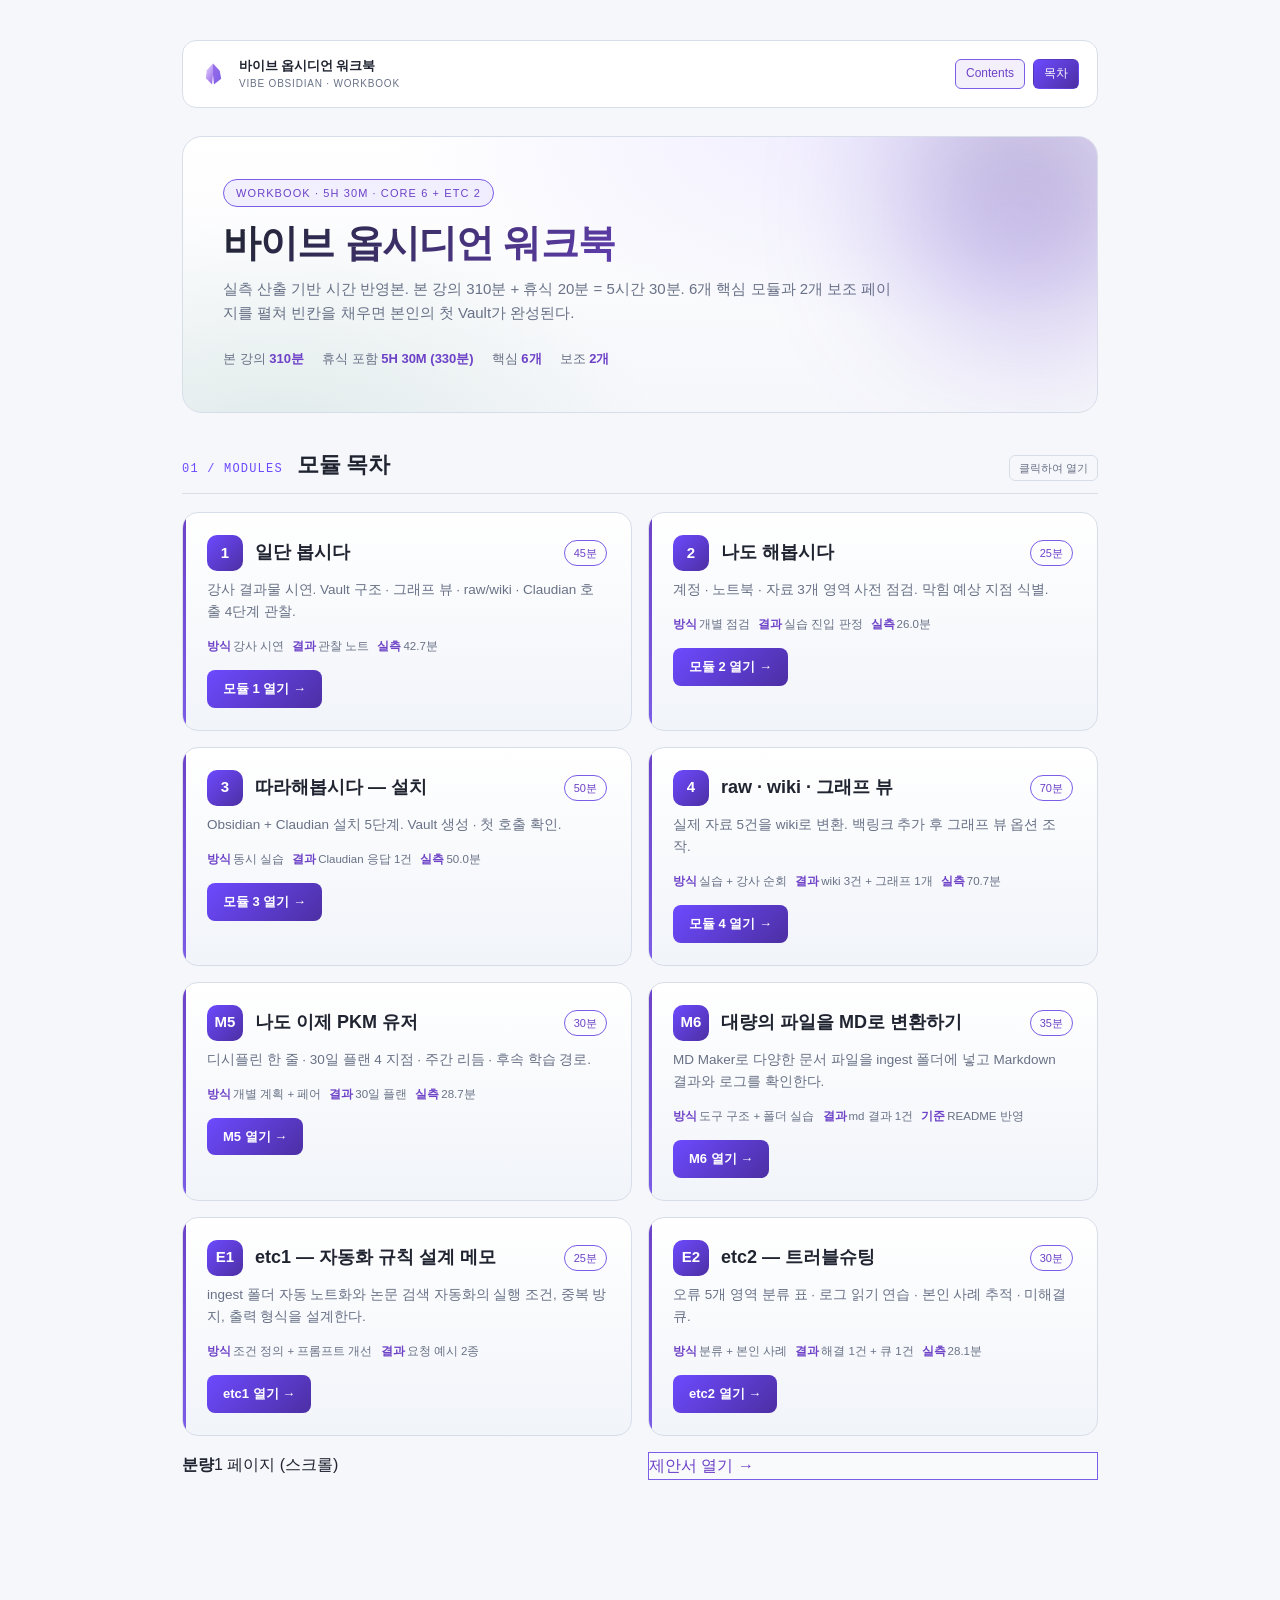
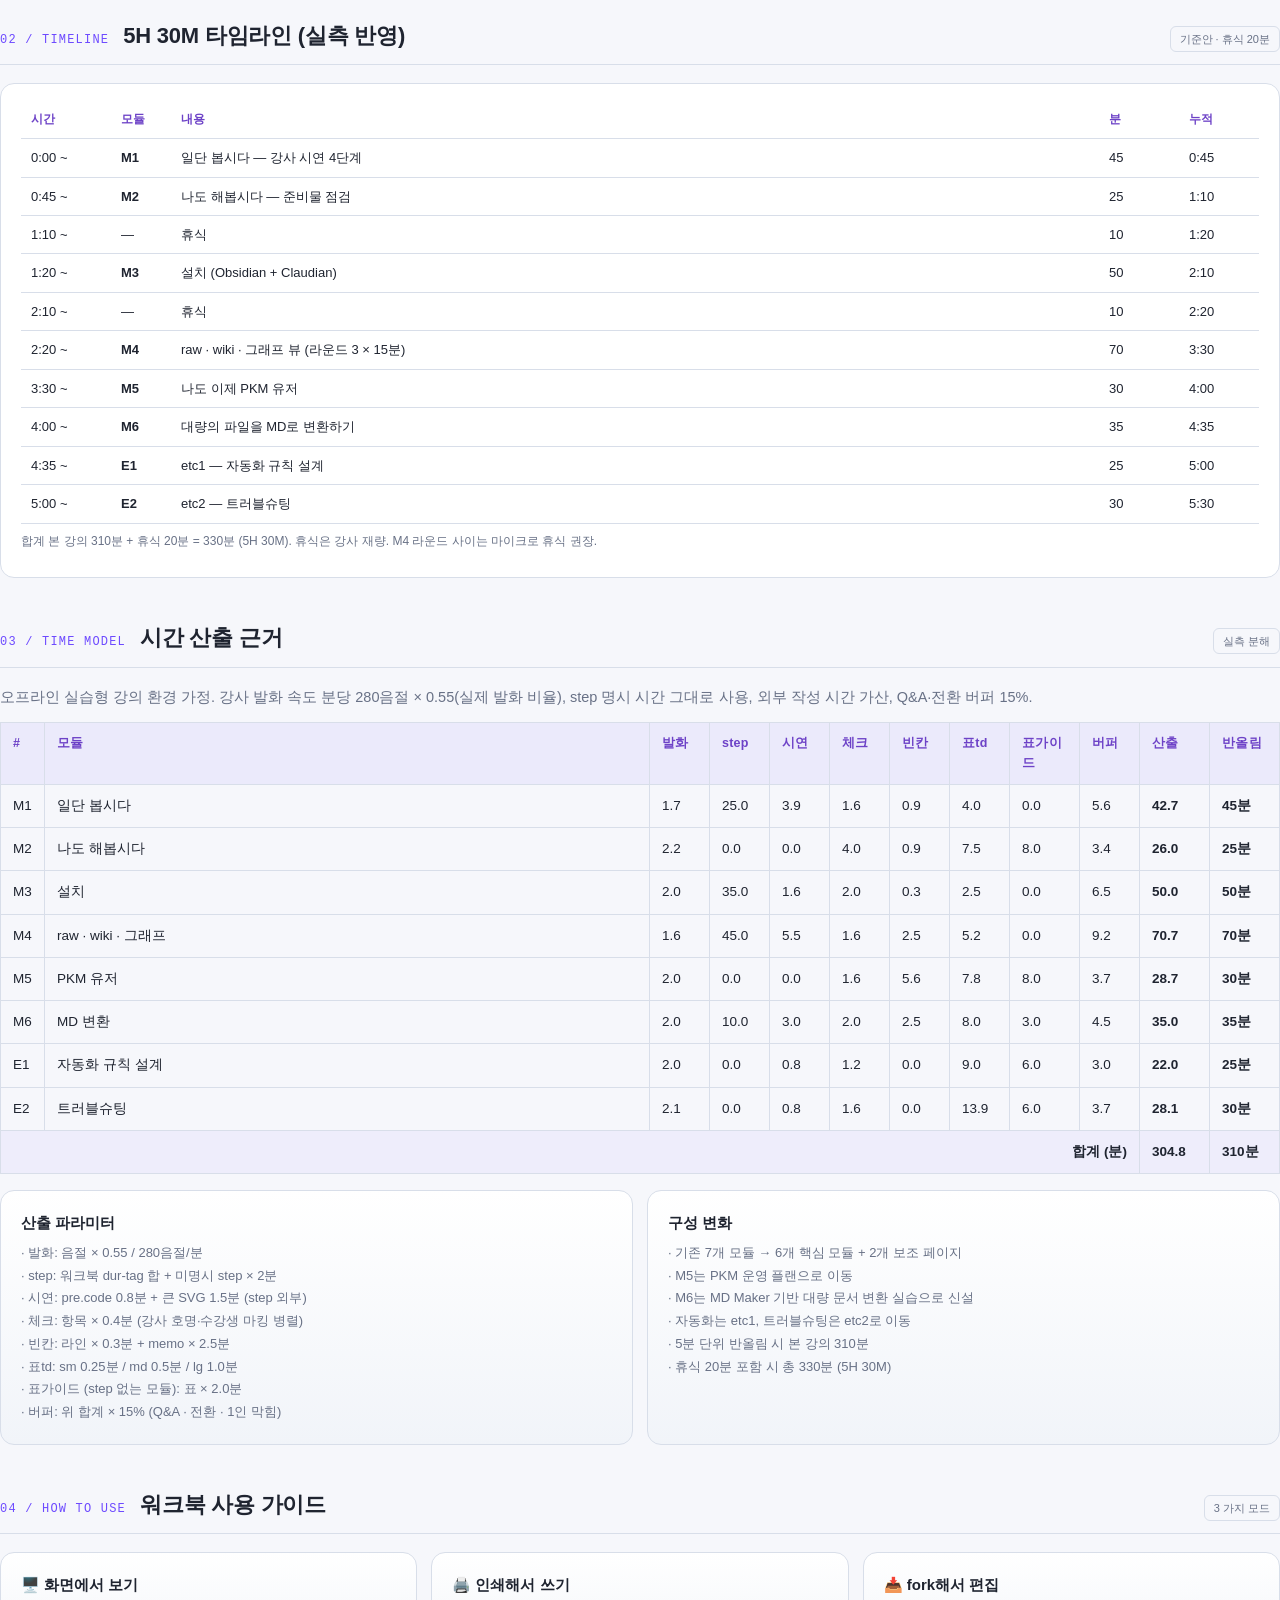
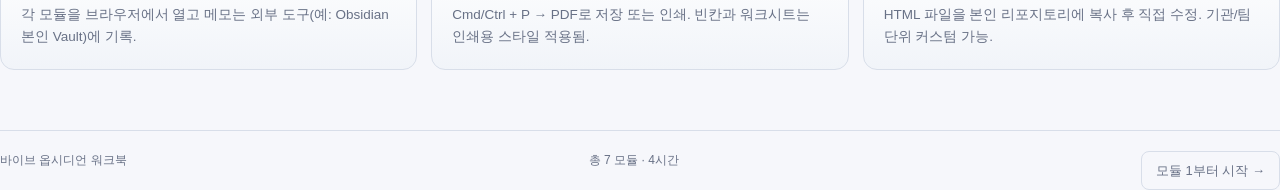
<file: workbook/index.html>
<!DOCTYPE html>
<html lang="ko">
<head>
<meta charset="UTF-8">
<meta name="viewport" content="width=device-width, initial-scale=1.0">
<title>바이브 옵시디언 워크북 — 6개 핵심 모듈 + 2개 보조 목차</title>
<link rel="icon" href="data:image/svg+xml;utf8,<svg xmlns='http://www.w3.org/2000/svg' viewBox='0 0 100 100'><path d='M50 8 L25 35 L22 70 L48 92 L50 50 Z' fill='%23B48EFF'/><path d='M50 8 L78 38 L82 68 L52 92 L50 50 Z' fill='%236B3FA0'/></svg>">
<style>
/* 바이브 옵시디언 워크북 공통 스타일 */
:root{
  --bg:#F6F7FB;
  --bg-card:#FFFFFF;
  --bg-card-2:#F1F4F9;
  --line:#D8DEE9;
  --purple-1:#6D42C7;
  --purple-2:#6D4AFF;
  --purple-3:#7B5DE8;
  --purple-4:#4C2FA3;
  --purple-deep:#312060;
  --text:#1F2430;
  --text-mute:#687186;
  --accent:#7B5DE8;
  --good:#23825A;
  --warn:#A96000;
  --bad:#B43A46;
  --ink:#D8D2E8; /* 빈칸 라인 */
}
*{box-sizing:border-box;margin:0;padding:0}
html,body{background:var(--bg);color:var(--text);font-family:"Pretendard","Apple SD Gothic Neo","Noto Sans KR",-apple-system,sans-serif;line-height:1.65;font-feature-settings:"tnum"}
html{scroll-behavior:smooth}
a{color:var(--purple-1);text-decoration:none}

.wb-wrap{max-width:980px;margin:0 auto;padding:40px 32px 96px}

/* 상단 네비 */
.wb-nav{display:flex;align-items:center;gap:14px;padding:14px 18px;border:1px solid var(--line);background:var(--bg-card);border-radius:14px;margin-bottom:28px;font-size:13px;color:var(--text-mute)}
.wb-nav svg{width:24px;height:24px;flex-shrink:0}
.wb-nav .brand{font-weight:700;color:var(--text);letter-spacing:-0.01em}
.wb-nav .brand small{display:block;font-size:10px;color:var(--text-mute);font-weight:500;letter-spacing:0.08em}
.wb-nav .pages{margin-left:auto;display:flex;gap:8px;flex-wrap:wrap}
.wb-nav .pages a{padding:4px 10px;border:1px solid var(--line);border-radius:6px;color:var(--text-mute);font-size:12px}
.wb-nav .pages a:hover{border-color:var(--purple-3);color:var(--purple-1)}
.wb-nav .pages a.cur{background:linear-gradient(135deg,var(--purple-2),var(--purple-4));color:#fff;border-color:transparent}
.wb-nav .pages a.hub{background:rgba(109,66,199,0.08);color:var(--purple-1);border-color:var(--purple-3)}

/* 표지 (모듈 헤더) */
.m-cover{
  position:relative;
  background:radial-gradient(900px 400px at 80% -20%,rgba(109,74,255,0.12),transparent 60%),
             radial-gradient(700px 400px at 10% 110%,rgba(35,130,90,0.10),transparent 55%),
             linear-gradient(180deg,#FFFFFF 0%,#F6F7FB 100%);
  border:1px solid var(--line);border-radius:20px;
  padding:42px 40px;overflow:hidden;margin-bottom:34px;
}
.m-cover::before{
  content:"";position:absolute;right:-60px;top:-60px;width:260px;height:260px;
  background:conic-gradient(from 120deg,#6D42C7,#7B5DE8,#312060,#6D42C7);
  filter:blur(70px);opacity:0.35;border-radius:50%;
}
.m-cover .badge{display:inline-block;padding:4px 12px;border:1px solid var(--purple-3);border-radius:999px;color:var(--purple-1);font-size:11px;letter-spacing:0.1em;text-transform:uppercase;background:rgba(109,74,255,0.08);margin-bottom:14px}
.m-cover h1{font-size:38px;font-weight:800;letter-spacing:-0.02em;background:linear-gradient(135deg,#1F2430 0%,#6D42C7 60%,#6D4AFF 100%);-webkit-background-clip:text;background-clip:text;color:transparent;line-height:1.2;margin-bottom:10px}
.m-cover .desc{color:var(--text-mute);font-size:15px;max-width:680px}
.m-cover .meta{margin-top:22px;display:flex;gap:18px;flex-wrap:wrap;color:var(--text-mute);font-size:13px;position:relative;z-index:1}
.m-cover .meta b{color:var(--purple-1);font-weight:600}

/* 섹션 헤더 */
section{margin-bottom:42px}
.sec-head{display:flex;align-items:baseline;gap:14px;margin-bottom:18px;padding-bottom:10px;border-bottom:1px solid var(--line)}
.sec-num{font-family:"JetBrains Mono",monospace;color:var(--purple-2);font-size:12px;letter-spacing:0.1em}
.sec-head h2{font-size:22px;font-weight:700;letter-spacing:-0.01em}
.sec-head .tag{margin-left:auto;font-size:11px;color:var(--text-mute);padding:3px 9px;border:1px solid var(--line);border-radius:6px}

h3{font-size:16px;font-weight:600;margin:16px 0 8px}
h4{font-size:14px;font-weight:600;margin:10px 0 5px;color:var(--purple-1)}
p{color:var(--text);margin-bottom:8px;font-size:14.5px}
.mute{color:var(--text-mute)}
ul.dot{padding-left:20px}
ul.dot li{margin:4px 0;font-size:14px;color:var(--text)}

/* 카드 그리드 */
.grid{display:grid;gap:14px}
.grid-2{grid-template-columns:repeat(2,1fr)}
.grid-3{grid-template-columns:repeat(3,1fr)}
@media(max-width:760px){.grid-2,.grid-3{grid-template-columns:1fr}}

.card{background:linear-gradient(180deg,var(--bg-card),var(--bg-card-2));border:1px solid var(--line);border-radius:14px;padding:20px}
.card .ttl{font-size:15px;font-weight:600;margin-bottom:6px;color:var(--text)}
.card .body{color:var(--text-mute);font-size:13.5px;line-height:1.65}

/* 학습 목표 박스 */
.goals{
  background:radial-gradient(500px 240px at 0% 0%,rgba(109,74,255,0.12),transparent 60%),var(--bg-card);
  border:1px solid var(--purple-4);border-radius:16px;padding:22px 26px;margin-bottom:24px;
}
.goals .lbl{display:inline-block;background:var(--purple-2);color:#fff;font-size:11px;font-weight:700;padding:3px 10px;border-radius:6px;letter-spacing:0.06em;margin-bottom:10px}
.goals ol{padding-left:22px}
.goals ol li{margin:6px 0;color:var(--text);font-size:14.5px}
.goals ol li b{color:var(--purple-1)}

/* 체크박스 리스트 (수강생용) */
.check{list-style:none;padding:0;margin:6px 0}
.check li{
  padding:10px 12px 10px 38px;position:relative;border-bottom:1px dashed rgba(104,113,134,0.22);
  font-size:14.5px;color:var(--text);
}
.check li:last-child{border-bottom:none}
.check li::before{
  content:"";position:absolute;left:10px;top:13px;width:16px;height:16px;
  border:1.5px solid var(--purple-3);border-radius:4px;background:transparent;
}
.check li b{color:var(--purple-1)}
.check li .mt{display:block;color:var(--text-mute);font-size:13px;margin-top:2px}

/* 단계 박스 */
.step{
  background:var(--bg-card);border:1px solid var(--line);border-radius:14px;
  padding:18px 20px;margin:12px 0;position:relative;padding-left:64px;
}
.step::before{
  content:counter(step-counter);counter-increment:step-counter;
  position:absolute;left:18px;top:18px;
  width:30px;height:30px;border-radius:8px;
  background:linear-gradient(135deg,var(--purple-2),var(--purple-4));
  display:flex;align-items:center;justify-content:center;font-weight:800;font-size:14px;color:#fff;
}
.step-list{counter-reset:step-counter;list-style:none;padding:0}
.step .ttl{font-size:15px;font-weight:600;margin-bottom:4px;color:var(--text)}
.step .body{font-size:13.5px;color:var(--text-mute);line-height:1.65}
.step .body code{background:rgba(109,66,199,0.10);color:var(--purple-1);padding:2px 6px;border-radius:4px;font-size:12.5px;font-family:"JetBrains Mono",monospace}

/* 빈칸 작성 영역 */
.fill{
  background:var(--bg-card);border:1px solid var(--line);border-radius:12px;
  padding:14px 16px;margin:10px 0;
}
.fill .q{color:var(--purple-1);font-size:13px;font-weight:600;margin-bottom:8px;letter-spacing:0.02em}
.fill .lines{display:block}
.fill .lines span{
  display:block;height:24px;border-bottom:1px dashed rgba(104,113,134,0.30);
}
.fill .lines span:last-child{border-bottom:none}
.fill.short .lines span{height:24px}
.fill.tall .lines span{height:28px}

/* 워크시트 표 */
table.ws{width:100%;border-collapse:collapse;font-size:13.5px;margin:12px 0}
table.ws th,table.ws td{padding:10px 12px;text-align:left;border:1px solid var(--line);vertical-align:top}
table.ws th{background:rgba(109,74,255,0.08);color:var(--purple-1);font-weight:600;font-size:12.5px;letter-spacing:0.02em}
table.ws td.blank{height:38px;background:repeating-linear-gradient(transparent 0,transparent 22px,rgba(104,113,134,0.18) 23px,rgba(104,113,134,0.18) 24px)}
table.ws td.fill-sm{height:32px}
table.ws td.fill-md{height:56px}
table.ws td.fill-lg{height:88px}
table.ws td .ex{display:block;color:var(--text-mute);font-size:12px;margin-top:2px}

/* 강사 시연 박스 / 데모 박스 */
.demo{
  background:linear-gradient(180deg,rgba(109,74,255,0.08),rgba(109,74,255,0.02));
  border-left:3px solid var(--purple-2);
  padding:16px 18px 16px 20px;border-radius:0 12px 12px 0;
  margin:14px 0;
}
.demo .lbl{display:inline-block;font-size:10px;font-weight:700;color:var(--purple-1);letter-spacing:0.12em;text-transform:uppercase;margin-bottom:6px}
.demo .desc{font-size:14px;color:var(--text)}

/* 콜아웃 */
.callout{
  background:radial-gradient(500px 240px at 0% 0%,rgba(109,74,255,0.12),transparent 60%),var(--bg-card);
  border:1px solid var(--purple-4);border-radius:14px;padding:18px 22px;margin:14px 0;
}
.callout .lbl{display:inline-block;background:var(--purple-2);color:#fff;font-size:10px;font-weight:700;padding:3px 10px;border-radius:6px;letter-spacing:0.06em;margin-bottom:8px}
.callout p{font-size:14px;color:var(--text)}

/* 코드 박스 */
pre.code{
  background:#F8FAFC;border:1px solid var(--line);border-radius:10px;
  padding:14px 16px;color:#293241;font-size:12.5px;line-height:1.6;
  font-family:"JetBrains Mono","SF Mono",monospace;overflow-x:auto;margin:10px 0;
}
pre.code .hl{color:var(--purple-1)}
pre.code .mute{color:var(--text-mute)}
code.inline{background:rgba(109,66,199,0.10);color:var(--purple-1);padding:2px 7px;border-radius:4px;font-size:12.5px;font-family:"JetBrains Mono",monospace}

/* 그래프 더미 (SVG 컨테이너) */
.gview{background:#F8FAFC;border:1px solid var(--line);border-radius:12px;padding:18px;margin:12px 0;text-align:center}
.gview svg{max-width:100%;height:auto}
.gview .cap{display:block;font-size:12px;color:var(--text-mute);margin-top:8px}

/* 시간 표시 라벨 */
.dur-tag{display:inline-block;padding:3px 10px;font-size:11px;color:var(--purple-1);border:1px solid var(--purple-3);border-radius:999px;background:rgba(109,74,255,0.06)}

/* 풋터 */
.wb-foot{margin-top:60px;padding-top:20px;border-top:1px solid var(--line);color:var(--text-mute);font-size:12px;display:flex;justify-content:space-between;flex-wrap:wrap;gap:10px}
.wb-foot .nav-prev,.wb-foot .nav-next{padding:8px 14px;border:1px solid var(--line);border-radius:8px;color:var(--text-mute);font-size:13px}
.wb-foot .nav-prev:hover,.wb-foot .nav-next:hover{border-color:var(--purple-3);color:var(--purple-1)}

/* 셀프 체크 박스 */
.self{
  background:var(--bg-card);border:1px solid var(--line);border-radius:14px;padding:18px 22px;margin-top:24px;
}
.self h3{margin-top:0;color:var(--purple-1)}
.self ul.check li{font-size:14px}

/* 메모 영역 (큰 빈칸) */
.memo{
  background:var(--bg-card);border:1px solid var(--line);border-radius:12px;
  padding:16px;margin:12px 0;min-height:120px;
  background-image:repeating-linear-gradient(transparent 0,transparent 26px,rgba(104,113,134,0.18) 27px,rgba(104,113,134,0.18) 28px);
  background-position:0 32px;
}
.memo .q{color:var(--purple-1);font-size:13px;font-weight:600;margin-bottom:10px}

/* 인쇄용 */
@media print{
  html,body{background:#fff;color:#111}
  .wb-nav{display:none}
  .m-cover{background:#fff;border:1px solid #ccc}
  .m-cover h1{color:#333;-webkit-text-fill-color:#333}
  section{page-break-inside:avoid}
}

</style>
<style>
  /* 허브 페이지 전용 */
  .mod-grid{display:grid;grid-template-columns:repeat(2,1fr);gap:16px;margin-top:18px}
  @media(max-width:760px){.mod-grid{grid-template-columns:1fr}}
  .mod-card{
    background:linear-gradient(180deg,var(--bg-card),var(--bg-card-2));
    border:1px solid var(--line);border-radius:16px;
    padding:22px 24px;position:relative;overflow:hidden;
    transition:border-color .2s ease, transform .2s ease;
  }
  .mod-card::before{
    content:"";position:absolute;left:0;top:0;width:3px;height:100%;
    background:linear-gradient(180deg,var(--purple-1),var(--purple-3));
  }
  .mod-card:hover{border-color:var(--purple-3);transform:translateY(-2px)}
  .mod-card .head{display:flex;align-items:center;gap:12px;margin-bottom:8px}
  .mod-card .num{
    width:36px;height:36px;border-radius:10px;
    background:linear-gradient(135deg,var(--purple-2),var(--purple-4));
    display:flex;align-items:center;justify-content:center;font-weight:800;color:#fff;font-size:15px;
  }
  .mod-card .ttl{font-size:18px;font-weight:700;color:var(--text)}
  .mod-card .dur{margin-left:auto;font-size:11px;color:var(--purple-1);padding:3px 9px;border:1px solid var(--purple-3);border-radius:999px}
  .mod-card .desc{color:var(--text-mute);font-size:13.5px;line-height:1.65;margin-bottom:14px}
  .mod-card .meta{display:flex;flex-wrap:wrap;gap:8px;font-size:11.5px;color:var(--text-mute)}
  .mod-card .meta b{color:var(--purple-1);font-weight:600;margin-right:2px}
  .mod-card .open{
    margin-top:14px;display:inline-block;padding:8px 16px;
    background:linear-gradient(135deg,var(--purple-2),var(--purple-4));
    color:#fff;font-size:13px;font-weight:600;border-radius:8px;
  }
  .mod-card .open:hover{filter:brightness(1.1)}

  /* 시간표 */
  .schedule{
    background:var(--bg-card);border:1px solid var(--line);border-radius:14px;padding:18px 20px;margin-top:18px;
  }
  .schedule h3{margin:0 0 10px;color:var(--purple-1);font-size:14px}
  .schedule table{width:100%;border-collapse:collapse;font-size:13px}
  .schedule th,.schedule td{padding:8px 10px;text-align:left;border-bottom:1px solid var(--line)}
  .schedule th{color:var(--purple-1);font-weight:600;font-size:12px}
  .schedule .b{font-weight:600;color:var(--text)}
</style>
</head>
<body>

<div class="wb-wrap">

<nav class="wb-nav">
  <svg viewBox="0 0 100 100" xmlns="http://www.w3.org/2000/svg" aria-hidden="true">
    <defs>
      <linearGradient id="lg1" x1="20%" y1="0%" x2="80%" y2="100%"><stop offset="0%" stop-color="#E0CCFF"/><stop offset="100%" stop-color="#9B6FE8"/></linearGradient>
      <linearGradient id="lg2" x1="0%" y1="0%" x2="100%" y2="100%"><stop offset="0%" stop-color="#9B6FE8"/><stop offset="100%" stop-color="#7B5DE8"/></linearGradient>
    </defs>
    <path d="M50 6 L24 34 L20 68 L46 94 L50 52 Z" fill="url(#lg1)"/>
    <path d="M50 6 L78 36 L84 70 L54 94 L50 52 Z" fill="url(#lg2)"/>
  </svg>
  <div class="brand">바이브 옵시디언 워크북<small>VIBE OBSIDIAN · WORKBOOK</small></div>
  <div class="pages">
    <a href="../index.html#cover" class="hub">Contents</a>
    <a href="index.html" class="cur">목차</a>
  </div>
</nav>

<div class="m-cover">
  <span class="badge">Workbook · 5H 30M · Core 6 + etc 2</span>
  <h1>바이브 옵시디언 워크북</h1>
  <p class="desc">실측 산출 기반 시간 반영본. 본 강의 310분 + 휴식 20분 = 5시간 30분. 6개 핵심 모듈과 2개 보조 페이지를 펼쳐 빈칸을 채우면 본인의 첫 Vault가 완성된다.</p>
  <div class="meta">
    <span>본 강의 <b>310분</b></span>
    <span>휴식 포함 <b>5H 30M (330분)</b></span>
    <span>핵심 <b>6개</b></span>
    <span>보조 <b>2개</b></span>
  </div>
</div>

<!-- 모듈 카드 그리드 -->
<section>
  <div class="sec-head">
    <span class="sec-num">01 / MODULES</span>
    <h2>모듈 목차</h2>
    <span class="tag">클릭하여 열기</span>
  </div>

  <div class="mod-grid">

    <div class="mod-card">
      <div class="head"><div class="num">1</div><div class="ttl">일단 봅시다</div><div class="dur">45분</div></div>
      <div class="desc">강사 결과물 시연. Vault 구조 · 그래프 뷰 · raw/wiki · Claudian 호출 4단계 관찰.</div>
      <div class="meta"><span><b>방식</b>강사 시연</span><span><b>결과</b>관찰 노트</span><span><b>실측</b>42.7분</span></div>
      <a class="open" href="module1.html">모듈 1 열기 →</a>
    </div>

    <div class="mod-card">
      <div class="head"><div class="num">2</div><div class="ttl">나도 해봅시다</div><div class="dur">25분</div></div>
      <div class="desc">계정 · 노트북 · 자료 3개 영역 사전 점검. 막힘 예상 지점 식별.</div>
      <div class="meta"><span><b>방식</b>개별 점검</span><span><b>결과</b>실습 진입 판정</span><span><b>실측</b>26.0분</span></div>
      <a class="open" href="module2.html">모듈 2 열기 →</a>
    </div>

    <div class="mod-card">
      <div class="head"><div class="num">3</div><div class="ttl">따라해봅시다 — 설치</div><div class="dur">50분</div></div>
      <div class="desc">Obsidian + Claudian 설치 5단계. Vault 생성 · 첫 호출 확인.</div>
      <div class="meta"><span><b>방식</b>동시 실습</span><span><b>결과</b>Claudian 응답 1건</span><span><b>실측</b>50.0분</span></div>
      <a class="open" href="module3.html">모듈 3 열기 →</a>
    </div>

    <div class="mod-card">
      <div class="head"><div class="num">4</div><div class="ttl">raw · wiki · 그래프 뷰</div><div class="dur">70분</div></div>
      <div class="desc">실제 자료 5건을 wiki로 변환. 백링크 추가 후 그래프 뷰 옵션 조작.</div>
      <div class="meta"><span><b>방식</b>실습 + 강사 순회</span><span><b>결과</b>wiki 3건 + 그래프 1개</span><span><b>실측</b>70.7분</span></div>
      <a class="open" href="module4.html">모듈 4 열기 →</a>
    </div>

    <div class="mod-card">
      <div class="head"><div class="num">M5</div><div class="ttl">나도 이제 PKM 유저</div><div class="dur">30분</div></div>
      <div class="desc">디시플린 한 줄 · 30일 플랜 4 지점 · 주간 리듬 · 후속 학습 경로.</div>
      <div class="meta"><span><b>방식</b>개별 계획 + 페어</span><span><b>결과</b>30일 플랜</span><span><b>실측</b>28.7분</span></div>
      <a class="open" href="module7.html">M5 열기 →</a>
    </div>

    <div class="mod-card">
      <div class="head"><div class="num">M6</div><div class="ttl">대량의 파일을 MD로 변환하기</div><div class="dur">35분</div></div>
      <div class="desc">MD Maker로 다양한 문서 파일을 ingest 폴더에 넣고 Markdown 결과와 로그를 확인한다.</div>
      <div class="meta"><span><b>방식</b>도구 구조 + 폴더 실습</span><span><b>결과</b>md 결과 1건</span><span><b>기준</b>README 반영</span></div>
      <a class="open" href="module6.html">M6 열기 →</a>
    </div>

    <div class="mod-card">
      <div class="head"><div class="num">E1</div><div class="ttl">etc1 — 자동화 규칙 설계 메모</div><div class="dur">25분</div></div>
      <div class="desc">ingest 폴더 자동 노트화와 논문 검색 자동화의 실행 조건, 중복 방지, 출력 형식을 설계한다.</div>
      <div class="meta"><span><b>방식</b>조건 정의 + 프롬프트 개선</span><span><b>결과</b>요청 예시 2종</span></div>
      <a class="open" href="module5.html">etc1 열기 →</a>
    </div>

    <div class="mod-card">
      <div class="head"><div class="num">E2</div><div class="ttl">etc2 — 트러블슈팅</div><div class="dur">30분</div></div>
      <div class="desc">오류 5개 영역 분류 표 · 로그 읽기 연습 · 본인 사례 추적 · 미해결 큐.</div>
      <div class="meta"><span><b>방식</b>분류 + 본인 사례</span><span><b>결과</b>해결 1건 + 큐 1건</span><span><b>실측</b>28.1분</span></div>
      <a class="open" href="etc2.html">etc2 열기 →</a>
    </div>

<div class="meta"><span><b>분량</b>1 페이지 (스크롤)</span></div>
      <a class="open" href="../index.html" style="background:#F8FAFC;border:1px solid var(--purple-3);color:var(--purple-1)">제안서 열기 →</a>
    </div>

  </div>
</section>

<!-- 강의 타임라인 -->
<section>
  <div class="sec-head">
    <span class="sec-num">02 / TIMELINE</span>
    <h2>5H 30M 타임라인 (실측 반영)</h2>
    <span class="tag">기준안 · 휴식 20분</span>
  </div>

  <div class="schedule">
    <table>
      <thead><tr><th style="width:90px">시간</th><th style="width:60px">모듈</th><th>내용</th><th style="width:80px">분</th><th style="width:80px">누적</th></tr></thead>
      <tbody>
        <tr><td>0:00 ~</td><td class="b">M1</td><td>일단 봅시다 — 강사 시연 4단계</td><td>45</td><td>0:45</td></tr>
        <tr><td>0:45 ~</td><td class="b">M2</td><td>나도 해봅시다 — 준비물 점검</td><td>25</td><td>1:10</td></tr>
        <tr><td>1:10 ~</td><td>—</td><td>휴식</td><td>10</td><td>1:20</td></tr>
        <tr><td>1:20 ~</td><td class="b">M3</td><td>설치 (Obsidian + Claudian)</td><td>50</td><td>2:10</td></tr>
        <tr><td>2:10 ~</td><td>—</td><td>휴식</td><td>10</td><td>2:20</td></tr>
        <tr><td>2:20 ~</td><td class="b">M4</td><td>raw · wiki · 그래프 뷰 (라운드 3 × 15분)</td><td>70</td><td>3:30</td></tr>
        <tr><td>3:30 ~</td><td class="b">M5</td><td>나도 이제 PKM 유저</td><td>30</td><td>4:00</td></tr>
        <tr><td>4:00 ~</td><td class="b">M6</td><td>대량의 파일을 MD로 변환하기</td><td>35</td><td>4:35</td></tr>
        <tr><td>4:35 ~</td><td class="b">E1</td><td>etc1 — 자동화 규칙 설계</td><td>25</td><td>5:00</td></tr>
        <tr><td>5:00 ~</td><td class="b">E2</td><td>etc2 — 트러블슈팅</td><td>30</td><td>5:30</td></tr>
      </tbody>
    </table>
    <p class="mute" style="font-size:12px;margin-top:8px">합계 본 강의 310분 + 휴식 20분 = 330분 (5H 30M). 휴식은 강사 재량. M4 라운드 사이는 마이크로 휴식 권장.</p>
  </div>
</section>

<!-- 시간 산출 근거 -->
<section>
  <div class="sec-head">
    <span class="sec-num">03 / TIME MODEL</span>
    <h2>시간 산출 근거</h2>
    <span class="tag">실측 분해</span>
  </div>

  <p class="mute" style="margin-bottom:12px">오프라인 실습형 강의 환경 가정. 강사 발화 속도 분당 280음절 × 0.55(실제 발화 비율), step 명시 시간 그대로 사용, 외부 작성 시간 가산, Q&A·전환 버퍼 15%.</p>

  <table class="ws">
    <thead>
      <tr>
        <th style="width:44px">#</th>
        <th>모듈</th>
        <th style="width:60px">발화</th>
        <th style="width:60px">step</th>
        <th style="width:60px">시연</th>
        <th style="width:60px">체크</th>
        <th style="width:60px">빈칸</th>
        <th style="width:60px">표td</th>
        <th style="width:70px">표가이드</th>
        <th style="width:60px">버퍼</th>
        <th style="width:70px">산출</th>
        <th style="width:70px">반올림</th>
      </tr>
    </thead>
    <tbody>
      <tr><td>M1</td><td>일단 봅시다</td><td>1.7</td><td>25.0</td><td>3.9</td><td>1.6</td><td>0.9</td><td>4.0</td><td>0.0</td><td>5.6</td><td><b>42.7</b></td><td><b>45분</b></td></tr>
      <tr><td>M2</td><td>나도 해봅시다</td><td>2.2</td><td>0.0</td><td>0.0</td><td>4.0</td><td>0.9</td><td>7.5</td><td>8.0</td><td>3.4</td><td><b>26.0</b></td><td><b>25분</b></td></tr>
      <tr><td>M3</td><td>설치</td><td>2.0</td><td>35.0</td><td>1.6</td><td>2.0</td><td>0.3</td><td>2.5</td><td>0.0</td><td>6.5</td><td><b>50.0</b></td><td><b>50분</b></td></tr>
      <tr><td>M4</td><td>raw · wiki · 그래프</td><td>1.6</td><td>45.0</td><td>5.5</td><td>1.6</td><td>2.5</td><td>5.2</td><td>0.0</td><td>9.2</td><td><b>70.7</b></td><td><b>70분</b></td></tr>
      <tr><td>M5</td><td>PKM 유저</td><td>2.0</td><td>0.0</td><td>0.0</td><td>1.6</td><td>5.6</td><td>7.8</td><td>8.0</td><td>3.7</td><td><b>28.7</b></td><td><b>30분</b></td></tr>
      <tr><td>M6</td><td>MD 변환</td><td>2.0</td><td>10.0</td><td>3.0</td><td>2.0</td><td>2.5</td><td>8.0</td><td>3.0</td><td>4.5</td><td><b>35.0</b></td><td><b>35분</b></td></tr>
      <tr><td>E1</td><td>자동화 규칙 설계</td><td>2.0</td><td>0.0</td><td>0.8</td><td>1.2</td><td>0.0</td><td>9.0</td><td>6.0</td><td>3.0</td><td><b>22.0</b></td><td><b>25분</b></td></tr>
      <tr><td>E2</td><td>트러블슈팅</td><td>2.1</td><td>0.0</td><td>0.8</td><td>1.6</td><td>0.0</td><td>13.9</td><td>6.0</td><td>3.7</td><td><b>28.1</b></td><td><b>30분</b></td></tr>
      <tr style="background:rgba(109,74,255,0.06)"><td colspan="10" style="text-align:right"><b>합계 (분)</b></td><td><b>304.8</b></td><td><b>310분</b></td></tr>
    </tbody>
  </table>

  <div class="grid grid-2" style="margin-top:16px">
    <div class="card">
      <div class="ttl">산출 파라미터</div>
      <div class="body" style="font-size:13px;line-height:1.75">
        · 발화: 음절 × 0.55 / 280음절/분<br>
        · step: 워크북 dur-tag 합 + 미명시 step × 2분<br>
        · 시연: pre.code 0.8분 + 큰 SVG 1.5분 (step 외부)<br>
        · 체크: 항목 × 0.4분 (강사 호명·수강생 마킹 병렬)<br>
        · 빈칸: 라인 × 0.3분 + memo × 2.5분<br>
        · 표td: sm 0.25분 / md 0.5분 / lg 1.0분<br>
        · 표가이드 (step 없는 모듈): 표 × 2.0분<br>
        · 버퍼: 위 합계 × 15% (Q&A · 전환 · 1인 막힘)
      </div>
    </div>
    <div class="card">
      <div class="ttl">구성 변화</div>
      <div class="body" style="font-size:13px;line-height:1.75">
        · 기존 7개 모듈 → 6개 핵심 모듈 + 2개 보조 페이지<br>
        · M5는 PKM 운영 플랜으로 이동<br>
        · M6는 MD Maker 기반 대량 문서 변환 실습으로 신설<br>
        · 자동화는 etc1, 트러블슈팅은 etc2로 이동<br>
        · 5분 단위 반올림 시 본 강의 310분<br>
        · 휴식 20분 포함 시 총 330분 (5H 30M)
      </div>
    </div>
  </div>
</section>

<!-- 사용 가이드 -->
<section>
  <div class="sec-head">
    <span class="sec-num">04 / HOW TO USE</span>
    <h2>워크북 사용 가이드</h2>
    <span class="tag">3 가지 모드</span>
  </div>

  <div class="grid grid-3">
    <div class="card">
      <div class="ttl">🖥️ 화면에서 보기</div>
      <div class="body">각 모듈을 브라우저에서 열고 메모는 외부 도구(예: Obsidian 본인 Vault)에 기록.</div>
    </div>
    <div class="card">
      <div class="ttl">🖨️ 인쇄해서 쓰기</div>
      <div class="body">Cmd/Ctrl + P → PDF로 저장 또는 인쇄. 빈칸과 워크시트는 인쇄용 스타일 적용됨.</div>
    </div>
    <div class="card">
      <div class="ttl">📥 fork해서 편집</div>
      <div class="body">HTML 파일을 본인 리포지토리에 복사 후 직접 수정. 기관/팀 단위 커스텀 가능.</div>
    </div>
  </div>
</section>

<!-- 풋터 -->
<div class="wb-foot">
  <span>바이브 옵시디언 워크북</span>
  <span>총 7 모듈 · 4시간</span>
  <a class="nav-next" href="module1.html">모듈 1부터 시작 →</a>
</div>

</div>
</body>
</html>
</file>
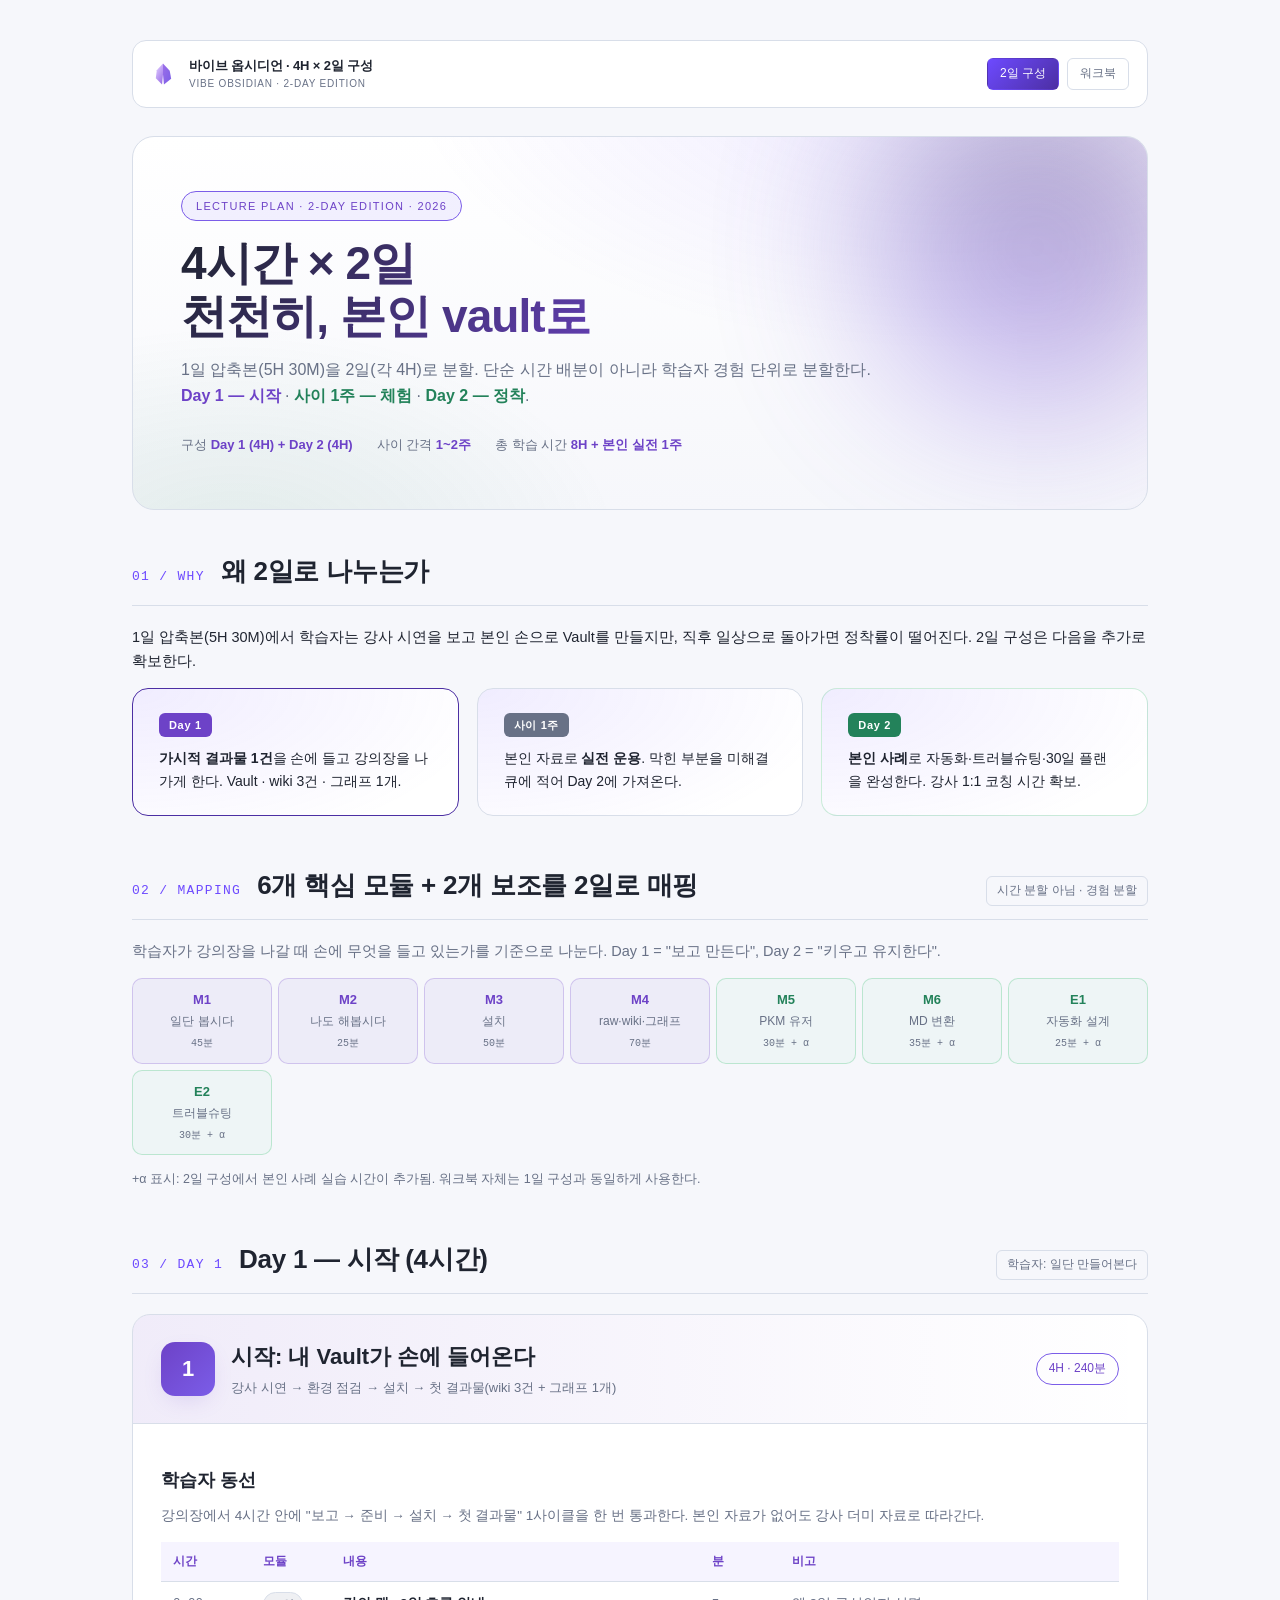
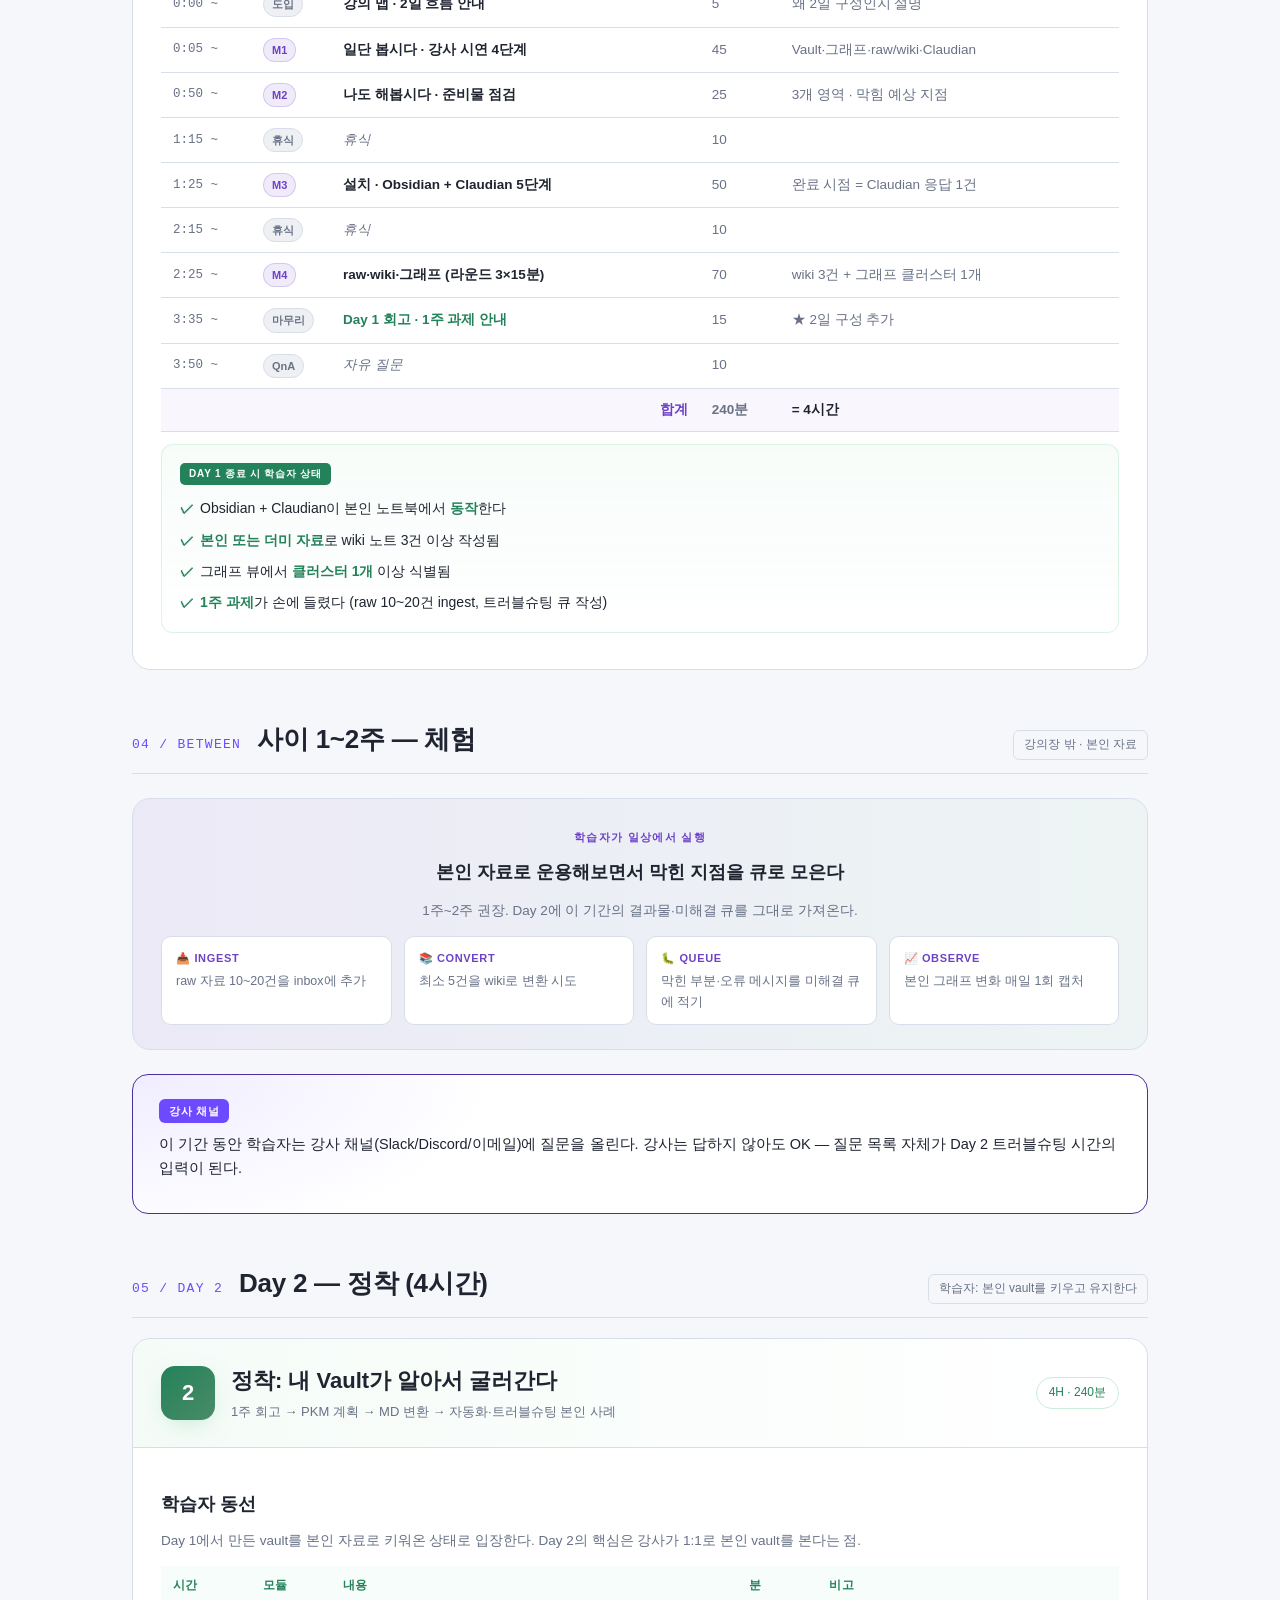
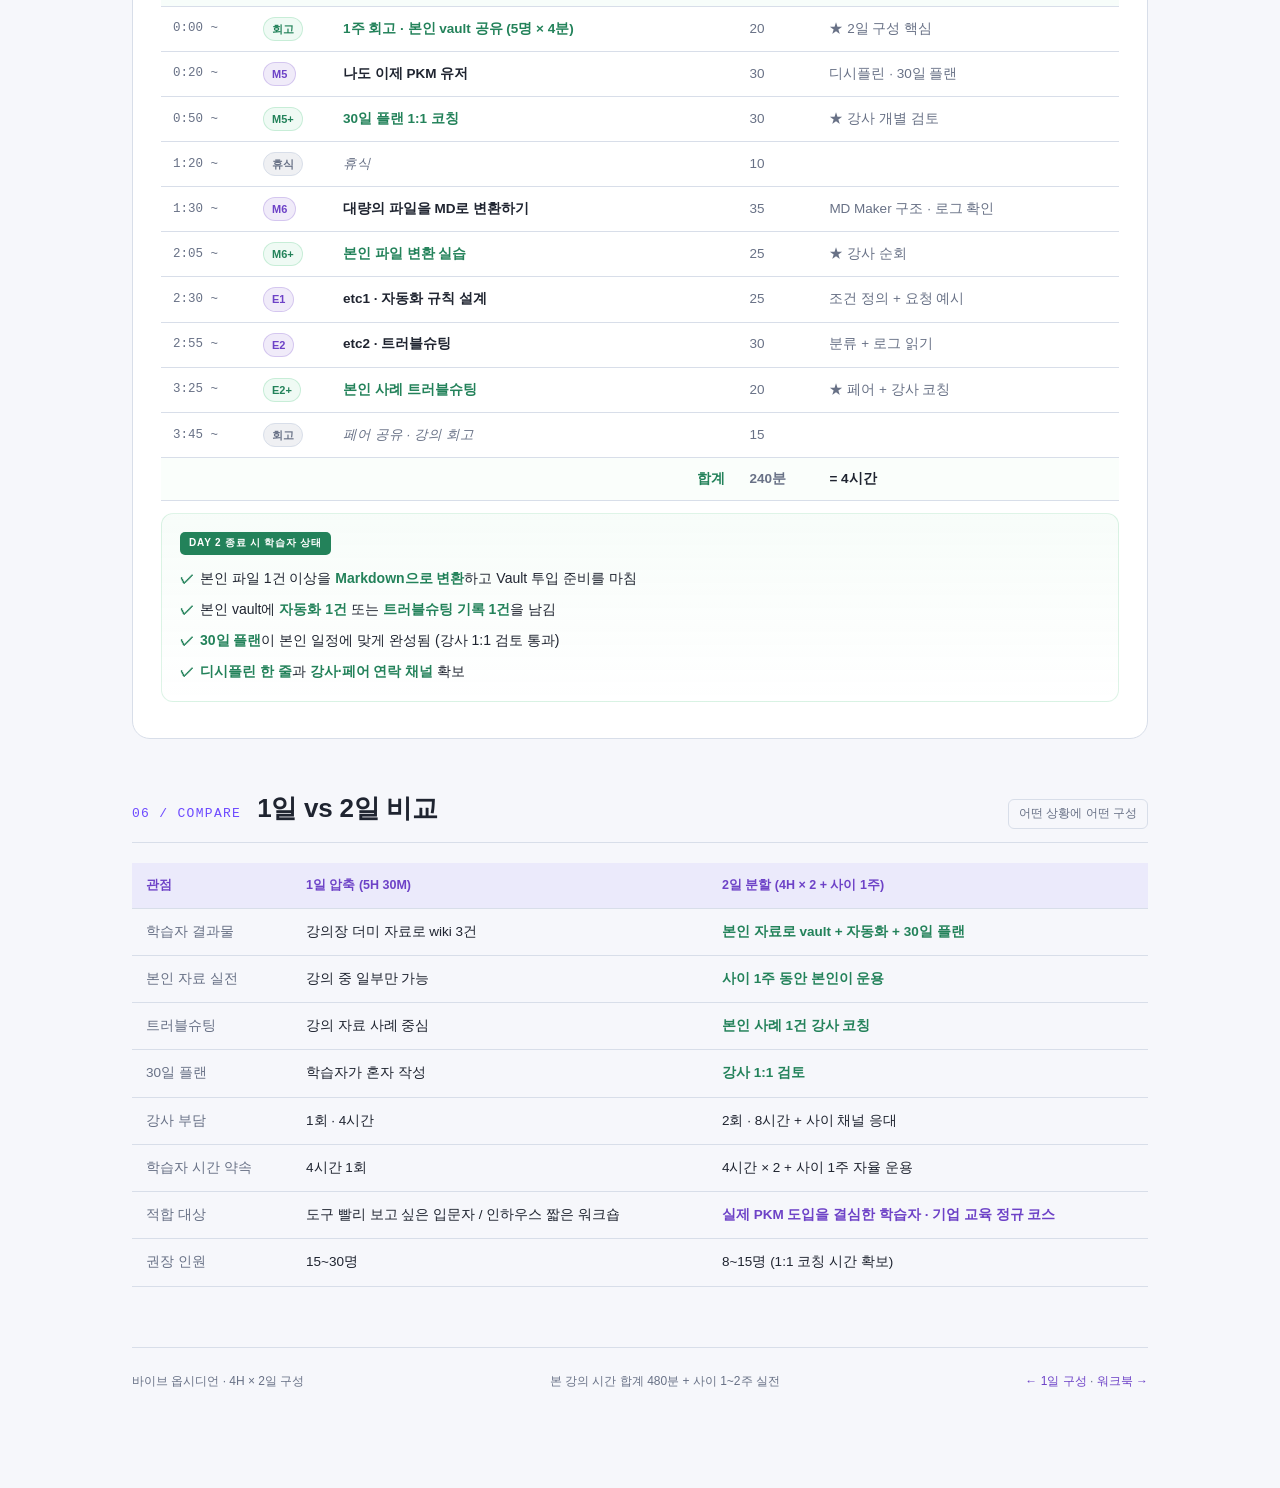
<file: 2days.html>
<!DOCTYPE html>
<html lang="ko">
<head>
<meta charset="UTF-8">
<meta name="viewport" content="width=device-width, initial-scale=1.0">
<title>바이브 옵시디언 — 4시간 × 2일 강의 구성</title>
<link rel="icon" href="data:image/svg+xml;utf8,<svg xmlns='http://www.w3.org/2000/svg' viewBox='0 0 100 100'><defs><linearGradient id='a' x1='20%25' y1='0%25' x2='80%25' y2='100%25'><stop offset='0%25' stop-color='%23D4BBFF'/><stop offset='100%25' stop-color='%239B6FE8'/></linearGradient><linearGradient id='b' x1='0%25' y1='0%25' x2='100%25' y2='100%25'><stop offset='0%25' stop-color='%237C4ECF'/><stop offset='100%25' stop-color='%234A2D7E'/></linearGradient></defs><path d='M50 8 L25 35 L22 70 L48 92 L50 50 Z' fill='url(%23a)'/><path d='M50 8 L78 38 L82 68 L52 92 L50 50 Z' fill='url(%23b)'/></svg>">
<style>
:root{
  --bg:#F6F7FB;
  --bg-card:#FFFFFF;
  --bg-card-2:#F1F4F9;
  --line:#D8DEE9;
  --purple-1:#6D42C7;
  --purple-2:#6D4AFF;
  --purple-3:#7B5DE8;
  --purple-4:#4C2FA3;
  --purple-deep:#312060;
  --text:#1F2430;
  --text-mute:#687186;
  --good:#23825A;
  --warn:#A96000;
  --bad:#B43A46;
  --day1:#6D42C7;
  --day2:#23825A;
}
*{box-sizing:border-box;margin:0;padding:0}
html,body{background:var(--bg);color:var(--text);font-family:"Pretendard","Apple SD Gothic Neo","Noto Sans KR",-apple-system,sans-serif;line-height:1.65;font-feature-settings:"tnum"}
html{scroll-behavior:smooth}
a{color:var(--purple-1);text-decoration:none}

.wrap{max-width:1080px;margin:0 auto;padding:40px 32px 96px}

/* 상단 네비 */
.topnav{display:flex;align-items:center;gap:14px;padding:14px 18px;border:1px solid var(--line);background:var(--bg-card);border-radius:14px;margin-bottom:28px;font-size:13px;color:var(--text-mute)}
.topnav svg{width:24px;height:24px;flex-shrink:0}
.topnav .brand{font-weight:700;color:var(--text);letter-spacing:-0.01em}
.topnav .brand small{display:block;font-size:10px;color:var(--text-mute);font-weight:500;letter-spacing:0.08em}
.topnav .links{margin-left:auto;display:flex;gap:8px;flex-wrap:wrap}
.topnav .links a{padding:5px 12px;border:1px solid var(--line);border-radius:6px;color:var(--text-mute);font-size:12px}
.topnav .links a:hover{border-color:var(--purple-3);color:var(--purple-1)}
.topnav .links a.cur{background:linear-gradient(135deg,var(--purple-2),var(--purple-4));color:#fff;border-color:transparent}

/* 표지 */
.cover{
  position:relative;
  background:radial-gradient(900px 480px at 80% -20%,rgba(109,74,255,0.12),transparent 60%),
             radial-gradient(700px 400px at 10% 110%,rgba(35,130,90,0.10),transparent 55%),
             linear-gradient(180deg,#FFFFFF 0%,#F6F7FB 100%);
  border:1px solid var(--line);border-radius:22px;
  padding:54px 48px;overflow:hidden;margin-bottom:40px;
}
.cover::before{
  content:"";position:absolute;right:-60px;top:-60px;width:340px;height:340px;
  background:conic-gradient(from 120deg,#6D42C7,#7B5DE8,#312060,#6D42C7);
  filter:blur(80px);opacity:0.4;border-radius:50%;
}
.cover .badge{display:inline-block;padding:5px 14px;border:1px solid var(--purple-3);border-radius:999px;color:var(--purple-1);font-size:11px;letter-spacing:0.12em;text-transform:uppercase;background:rgba(109,74,255,0.08);margin-bottom:16px}
.cover h1{font-size:46px;font-weight:800;letter-spacing:-0.02em;background:linear-gradient(135deg,#1F2430 0%,#6D42C7 60%,#6D4AFF 100%);-webkit-background-clip:text;background-clip:text;color:transparent;line-height:1.15;margin-bottom:14px}
.cover .desc{color:var(--text-mute);font-size:16px;max-width:720px;position:relative;z-index:1}
.cover .meta{margin-top:24px;display:flex;gap:24px;flex-wrap:wrap;color:var(--text-mute);font-size:13px;position:relative;z-index:1}
.cover .meta b{color:var(--purple-1);font-weight:600}

/* 섹션 */
section{margin-bottom:48px}
.sec-head{display:flex;align-items:baseline;gap:16px;margin-bottom:20px;padding-bottom:12px;border-bottom:1px solid var(--line)}
.sec-num{font-family:"JetBrains Mono",monospace;color:var(--purple-2);font-size:13px;letter-spacing:0.1em}
.sec-head h2{font-size:26px;font-weight:700;letter-spacing:-0.01em}
.sec-head .tag{margin-left:auto;font-size:12px;color:var(--text-mute);padding:4px 10px;border:1px solid var(--line);border-radius:6px}

h3{font-size:18px;font-weight:600;margin:18px 0 10px;color:var(--text)}
p{color:var(--text);margin-bottom:10px;font-size:14.5px}
.mute{color:var(--text-mute)}

/* 콜아웃 */
.callout{
  background:radial-gradient(600px 280px at 0% 0%,rgba(109,74,255,0.10),transparent 60%),var(--bg-card);
  border:1px solid var(--purple-4);border-radius:16px;padding:22px 26px;margin:14px 0;
}
.callout .lbl{display:inline-block;background:var(--purple-2);color:#fff;font-size:11px;font-weight:700;padding:3px 10px;border-radius:6px;letter-spacing:0.06em;margin-bottom:10px}

/* 그리드 */
.grid{display:grid;gap:18px}
.grid-2{grid-template-columns:repeat(2,1fr)}
.grid-3{grid-template-columns:repeat(3,1fr)}
@media(max-width:880px){.grid-2,.grid-3{grid-template-columns:1fr}}

/* Day 카드 */
.day{
  background:var(--bg-card);border:1px solid var(--line);border-radius:18px;
  padding:0;margin-bottom:18px;position:relative;overflow:hidden;
}
.day .day-head{
  padding:24px 28px;border-bottom:1px solid var(--line);
  display:flex;align-items:center;gap:16px;
  background:linear-gradient(90deg,rgba(109,66,199,0.05),transparent);
}
.day.d1 .day-head{background:linear-gradient(90deg,rgba(109,66,199,0.10),transparent)}
.day.d2 .day-head{background:linear-gradient(90deg,rgba(125,211,160,0.08),transparent)}
.day-no{
  width:54px;height:54px;border-radius:14px;
  display:flex;align-items:center;justify-content:center;font-weight:800;font-size:22px;color:#fff;
}
.day.d1 .day-no{background:linear-gradient(135deg,var(--purple-1),var(--purple-3));box-shadow:0 8px 24px -8px rgba(109,66,199,0.22)}
.day.d2 .day-no{background:linear-gradient(135deg,#23825A,#4A8B68);box-shadow:0 8px 24px -8px rgba(125,211,160,0.5)}
.day-head .name{flex:1}
.day-head .name .ttl{font-size:22px;font-weight:700}
.day-head .name .sub{font-size:13px;color:var(--text-mute);margin-top:2px}
.day-head .dur{font-size:12px;color:var(--purple-1);padding:5px 12px;border:1px solid var(--purple-3);border-radius:999px}
.day.d2 .day-head .dur{color:var(--good);border-color:rgba(125,211,160,0.4)}

.day-body{padding:24px 28px}

/* 학습자 상태 박스 */
.outcome{
  background:linear-gradient(180deg,rgba(125,211,160,0.06),transparent);
  border:1px solid rgba(125,211,160,0.25);border-radius:12px;
  padding:14px 18px;margin:12px 0;
}
.outcome .lbl{display:inline-block;background:var(--good);color:#fff;font-size:10px;font-weight:800;padding:3px 9px;border-radius:5px;letter-spacing:0.08em;margin-bottom:8px}
.outcome ul{list-style:none;padding:0}
.outcome ul li{padding:4px 0 4px 20px;position:relative;color:var(--text);font-size:14px}
.outcome ul li::before{content:"✓";position:absolute;left:0;color:var(--good);font-weight:700}
.outcome ul li b{color:var(--good)}

/* 시간표 */
.schedule{margin-top:14px}
.schedule table{width:100%;border-collapse:collapse;font-size:13.5px}
.schedule th,.schedule td{padding:10px 12px;text-align:left;border-bottom:1px solid var(--line)}
.schedule th{background:rgba(109,74,255,0.06);color:var(--purple-1);font-weight:600;font-size:12px;letter-spacing:0.02em}
.day.d2 .schedule th{background:rgba(125,211,160,0.06);color:var(--good)}
.schedule td.t{font-family:"JetBrains Mono",monospace;color:var(--text-mute);font-size:12.5px;width:90px}
.schedule td.m{width:80px}
.schedule td.d{width:80px;color:var(--text-mute)}
.schedule .b{font-weight:600;color:var(--text)}
.schedule .new{color:var(--good);font-weight:600}
.schedule .br{color:var(--text-mute);font-style:italic}
.pill{display:inline-block;padding:2px 8px;border-radius:999px;font-size:11px;font-weight:600}
.pill-m{background:rgba(109,66,199,0.10);color:var(--purple-1);border:1px solid rgba(109,66,199,0.22)}
.pill-n{background:rgba(125,211,160,0.12);color:var(--good);border:1px solid rgba(125,211,160,0.35)}
.pill-r{background:rgba(104,113,134,0.10);color:var(--text-mute);border:1px solid var(--line)}

/* 사이 기간 박스 */
.between{
  background:linear-gradient(90deg,rgba(109,66,199,0.08),rgba(125,211,160,0.08));
  border:1px solid var(--line);border-radius:18px;
  padding:24px 28px;margin:24px 0;text-align:center;
  position:relative;
}
.between .lbl{display:inline-block;font-size:11px;font-weight:700;letter-spacing:0.12em;color:var(--purple-1);text-transform:uppercase;margin-bottom:8px}
.between h3{font-size:18px;margin:4px 0 12px}
.between .acts{display:grid;grid-template-columns:repeat(4,1fr);gap:12px;margin-top:14px}
@media(max-width:760px){.between .acts{grid-template-columns:repeat(2,1fr)}}
.between .acts .act{
  background:var(--bg-card);border:1px solid var(--line);border-radius:10px;
  padding:12px 14px;font-size:12.5px;color:var(--text-mute);text-align:left;
}
.between .acts .act b{color:var(--purple-1);font-size:11px;letter-spacing:0.06em;display:block;margin-bottom:4px}

/* 모듈 매핑 */
.modmap{display:grid;grid-template-columns:repeat(7,1fr);gap:6px;margin:14px 0}
@media(max-width:760px){.modmap{grid-template-columns:repeat(4,1fr)}}
.modmap .m{
  padding:10px 8px;border:1px solid var(--line);border-radius:10px;
  text-align:center;font-size:12px;color:var(--text-mute);
}
.modmap .m b{display:block;color:var(--text);font-size:13px;margin-bottom:2px}
.modmap .m.d1{border-color:rgba(109,66,199,0.24);background:rgba(109,66,199,0.06)}
.modmap .m.d1 b{color:var(--purple-1)}
.modmap .m.d2{border-color:rgba(125,211,160,0.45);background:rgba(125,211,160,0.06)}
.modmap .m.d2 b{color:var(--good)}
.modmap .m .dur{display:block;font-size:10px;margin-top:4px;font-family:"JetBrains Mono",monospace}

/* 비교 표 */
table.cmp{width:100%;border-collapse:collapse;font-size:13.5px;margin-top:14px}
table.cmp th,table.cmp td{padding:12px 14px;text-align:left;border-bottom:1px solid var(--line);vertical-align:top}
table.cmp th{background:rgba(109,74,255,0.08);color:var(--purple-1);font-weight:600;font-size:12.5px}
table.cmp td:first-child{color:var(--text-mute);width:160px}

/* 풋터 */
footer{margin-top:60px;padding-top:24px;border-top:1px solid var(--line);color:var(--text-mute);font-size:12px;display:flex;justify-content:space-between;flex-wrap:wrap;gap:10px}
</style>
</head>
<body>

<div class="wrap">

<!-- 상단 네비 -->
<nav class="topnav">
  <svg viewBox="0 0 100 100" xmlns="http://www.w3.org/2000/svg" aria-hidden="true">
    <defs>
      <linearGradient id="lg1" x1="20%" y1="0%" x2="80%" y2="100%"><stop offset="0%" stop-color="#E0CCFF"/><stop offset="100%" stop-color="#9B6FE8"/></linearGradient>
      <linearGradient id="lg2" x1="0%" y1="0%" x2="100%" y2="100%"><stop offset="0%" stop-color="#9B6FE8"/><stop offset="100%" stop-color="#7B5DE8"/></linearGradient>
    </defs>
    <path d="M50 6 L24 34 L20 68 L46 94 L50 52 Z" fill="url(#lg1)"/>
    <path d="M50 6 L78 36 L84 70 L54 94 L50 52 Z" fill="url(#lg2)"/>
  </svg>
  <div class="brand">바이브 옵시디언 · 4H × 2일 구성<small>VIBE OBSIDIAN · 2-DAY EDITION</small></div>
  <div class="links">
    <a href="2days.html" class="cur">2일 구성</a>
    <a href="workbook/index.html">워크북</a>
  </div>
</nav>

<!-- 표지 -->
<div class="cover">
  <span class="badge">Lecture Plan · 2-Day Edition · 2026</span>
  <h1>4시간 × 2일<br/>천천히, 본인 vault로</h1>
  <p class="desc">1일 압축본(5H 30M)을 2일(각 4H)로 분할. 단순 시간 배분이 아니라 학습자 경험 단위로 분할한다. <b style="color:var(--purple-1)">Day 1 — 시작</b> · <b style="color:var(--good)">사이 1주 — 체험</b> · <b style="color:var(--good)">Day 2 — 정착</b>.</p>
  <div class="meta">
    <span>구성 <b>Day 1 (4H) + Day 2 (4H)</b></span>
    <span>사이 간격 <b>1~2주</b></span>
    <span>총 학습 시간 <b>8H + 본인 실전 1주</b></span>
  </div>
</div>

<!-- 1. 왜 2일로 나누는가 -->
<section>
  <div class="sec-head">
    <span class="sec-num">01 / WHY</span>
    <h2>왜 2일로 나누는가</h2>
  </div>

  <p>1일 압축본(5H 30M)에서 학습자는 강사 시연을 보고 본인 손으로 Vault를 만들지만, 직후 일상으로 돌아가면 정착률이 떨어진다. 2일 구성은 다음을 추가로 확보한다.</p>

  <div class="grid grid-3" style="margin-top:14px">
    <div class="callout" style="margin:0">
      <span class="lbl" style="background:var(--purple-1);color:#fff">Day 1</span>
      <p style="font-size:14px;margin:0"><b>가시적 결과물 1건</b>을 손에 들고 강의장을 나가게 한다. Vault · wiki 3건 · 그래프 1개.</p>
    </div>
    <div class="callout" style="margin:0;border-color:var(--line)">
      <span class="lbl" style="background:#687186;color:#fff">사이 1주</span>
      <p style="font-size:14px;margin:0">본인 자료로 <b>실전 운용</b>. 막힌 부분을 미해결 큐에 적어 Day 2에 가져온다.</p>
    </div>
    <div class="callout" style="margin:0;border-color:rgba(125,211,160,0.4)">
      <span class="lbl" style="background:var(--good);color:#fff">Day 2</span>
      <p style="font-size:14px;margin:0"><b>본인 사례</b>로 자동화·트러블슈팅·30일 플랜을 완성한다. 강사 1:1 코칭 시간 확보.</p>
    </div>
  </div>
</section>

<!-- 2. 6개 핵심 모듈 + 2개 보조 → 2일 매핑 -->
<section>
  <div class="sec-head">
    <span class="sec-num">02 / MAPPING</span>
    <h2>6개 핵심 모듈 + 2개 보조를 2일로 매핑</h2>
    <span class="tag">시간 분할 아님 · 경험 분할</span>
  </div>

  <p class="mute">학습자가 강의장을 나갈 때 손에 무엇을 들고 있는가를 기준으로 나눈다. Day 1 = "보고 만든다", Day 2 = "키우고 유지한다".</p>

  <div class="modmap">
    <div class="m d1"><b>M1</b>일단 봅시다<span class="dur">45분</span></div>
    <div class="m d1"><b>M2</b>나도 해봅시다<span class="dur">25분</span></div>
    <div class="m d1"><b>M3</b>설치<span class="dur">50분</span></div>
    <div class="m d1"><b>M4</b>raw·wiki·그래프<span class="dur">70분</span></div>
    <div class="m d2"><b>M5</b>PKM 유저<span class="dur">30분 + α</span></div>
    <div class="m d2"><b>M6</b>MD 변환<span class="dur">35분 + α</span></div>
    <div class="m d2"><b>E1</b>자동화 설계<span class="dur">25분 + α</span></div>
    <div class="m d2"><b>E2</b>트러블슈팅<span class="dur">30분 + α</span></div>
  </div>

  <p class="mute" style="font-size:12.5px;margin-top:10px">+α 표시: 2일 구성에서 본인 사례 실습 시간이 추가됨. 워크북 자체는 1일 구성과 동일하게 사용한다.</p>
</section>

<!-- 3. Day 1 -->
<section>
  <div class="sec-head">
    <span class="sec-num">03 / DAY 1</span>
    <h2>Day 1 — 시작 (4시간)</h2>
    <span class="tag">학습자: 일단 만들어본다</span>
  </div>

  <div class="day d1">
    <div class="day-head">
      <div class="day-no">1</div>
      <div class="name">
        <div class="ttl">시작: 내 Vault가 손에 들어온다</div>
        <div class="sub">강사 시연 → 환경 점검 → 설치 → 첫 결과물(wiki 3건 + 그래프 1개)</div>
      </div>
      <span class="dur">4H · 240분</span>
    </div>
    <div class="day-body">

      <h3>학습자 동선</h3>
      <p class="mute" style="font-size:13.5px">강의장에서 4시간 안에 "보고 → 준비 → 설치 → 첫 결과물" 1사이클을 한 번 통과한다. 본인 자료가 없어도 강사 더미 자료로 따라간다.</p>

      <div class="schedule">
        <table>
          <thead><tr><th>시간</th><th>모듈</th><th>내용</th><th>분</th><th>비고</th></tr></thead>
          <tbody>
            <tr><td class="t">0:00 ~</td><td class="m"><span class="pill pill-r">도입</span></td><td class="b">강의 맵 · 2일 흐름 안내</td><td class="d">5</td><td class="mute">왜 2일 구성인지 설명</td></tr>
            <tr><td class="t">0:05 ~</td><td class="m"><span class="pill pill-m">M1</span></td><td class="b">일단 봅시다 · 강사 시연 4단계</td><td class="d">45</td><td class="mute">Vault·그래프·raw/wiki·Claudian</td></tr>
            <tr><td class="t">0:50 ~</td><td class="m"><span class="pill pill-m">M2</span></td><td class="b">나도 해봅시다 · 준비물 점검</td><td class="d">25</td><td class="mute">3개 영역 · 막힘 예상 지점</td></tr>
            <tr><td class="t">1:15 ~</td><td class="m"><span class="pill pill-r">휴식</span></td><td class="br">휴식</td><td class="d">10</td><td></td></tr>
            <tr><td class="t">1:25 ~</td><td class="m"><span class="pill pill-m">M3</span></td><td class="b">설치 · Obsidian + Claudian 5단계</td><td class="d">50</td><td class="mute">완료 시점 = Claudian 응답 1건</td></tr>
            <tr><td class="t">2:15 ~</td><td class="m"><span class="pill pill-r">휴식</span></td><td class="br">휴식</td><td class="d">10</td><td></td></tr>
            <tr><td class="t">2:25 ~</td><td class="m"><span class="pill pill-m">M4</span></td><td class="b">raw·wiki·그래프 (라운드 3×15분)</td><td class="d">70</td><td class="mute">wiki 3건 + 그래프 클러스터 1개</td></tr>
            <tr><td class="t">3:35 ~</td><td class="m"><span class="pill pill-r">마무리</span></td><td class="b new">Day 1 회고 · 1주 과제 안내</td><td class="d">15</td><td class="mute">★ 2일 구성 추가</td></tr>
            <tr><td class="t">3:50 ~</td><td class="m"><span class="pill pill-r">QnA</span></td><td class="br">자유 질문</td><td class="d">10</td><td></td></tr>
            <tr style="background:rgba(109,66,199,0.04)"><td colspan="3" style="text-align:right;color:var(--purple-1)"><b>합계</b></td><td class="d"><b>240분</b></td><td><b>= 4시간</b></td></tr>
          </tbody>
        </table>
      </div>

      <div class="outcome">
        <span class="lbl">DAY 1 종료 시 학습자 상태</span>
        <ul>
          <li>Obsidian + Claudian이 본인 노트북에서 <b>동작</b>한다</li>
          <li><b>본인 또는 더미 자료</b>로 wiki 노트 3건 이상 작성됨</li>
          <li>그래프 뷰에서 <b>클러스터 1개</b> 이상 식별됨</li>
          <li><b>1주 과제</b>가 손에 들렸다 (raw 10~20건 ingest, 트러블슈팅 큐 작성)</li>
        </ul>
      </div>

    </div>
  </div>
</section>

<!-- 4. 사이 1주 -->
<section>
  <div class="sec-head">
    <span class="sec-num">04 / BETWEEN</span>
    <h2>사이 1~2주 — 체험</h2>
    <span class="tag">강의장 밖 · 본인 자료</span>
  </div>

  <div class="between">
    <span class="lbl">학습자가 일상에서 실행</span>
    <h3>본인 자료로 운용해보면서 막힌 지점을 큐로 모은다</h3>
    <p class="mute" style="font-size:13.5px;max-width:680px;margin:0 auto">1주~2주 권장. Day 2에 이 기간의 결과물·미해결 큐를 그대로 가져온다.</p>

    <div class="acts">
      <div class="act"><b>📥 INGEST</b>raw 자료 10~20건을 inbox에 추가</div>
      <div class="act"><b>📚 CONVERT</b>최소 5건을 wiki로 변환 시도</div>
      <div class="act"><b>🐛 QUEUE</b>막힌 부분·오류 메시지를 미해결 큐에 적기</div>
      <div class="act"><b>📈 OBSERVE</b>본인 그래프 변화 매일 1회 캡처</div>
    </div>
  </div>

  <div class="callout">
    <span class="lbl">강사 채널</span>
    <p>이 기간 동안 학습자는 강사 채널(Slack/Discord/이메일)에 질문을 올린다. 강사는 답하지 않아도 OK — 질문 목록 자체가 Day 2 트러블슈팅 시간의 입력이 된다.</p>
  </div>
</section>

<!-- 5. Day 2 -->
<section>
  <div class="sec-head">
    <span class="sec-num">05 / DAY 2</span>
    <h2>Day 2 — 정착 (4시간)</h2>
    <span class="tag">학습자: 본인 vault를 키우고 유지한다</span>
  </div>

  <div class="day d2">
    <div class="day-head">
      <div class="day-no">2</div>
      <div class="name">
        <div class="ttl">정착: 내 Vault가 알아서 굴러간다</div>
        <div class="sub">1주 회고 → PKM 계획 → MD 변환 → 자동화·트러블슈팅 본인 사례</div>
      </div>
      <span class="dur">4H · 240분</span>
    </div>
    <div class="day-body">

      <h3>학습자 동선</h3>
      <p class="mute" style="font-size:13.5px">Day 1에서 만든 vault를 본인 자료로 키워온 상태로 입장한다. Day 2의 핵심은 강사가 1:1로 본인 vault를 본다는 점.</p>

      <div class="schedule">
        <table>
          <thead><tr><th>시간</th><th>모듈</th><th>내용</th><th>분</th><th>비고</th></tr></thead>
          <tbody>
            <tr><td class="t">0:00 ~</td><td class="m"><span class="pill pill-n">회고</span></td><td class="b new">1주 회고 · 본인 vault 공유 (5명 × 4분)</td><td class="d">20</td><td class="mute">★ 2일 구성 핵심</td></tr>
            <tr><td class="t">0:20 ~</td><td class="m"><span class="pill pill-m">M5</span></td><td class="b">나도 이제 PKM 유저</td><td class="d">30</td><td class="mute">디시플린 · 30일 플랜</td></tr>
            <tr><td class="t">0:50 ~</td><td class="m"><span class="pill pill-n">M5+</span></td><td class="b new">30일 플랜 1:1 코칭</td><td class="d">30</td><td class="mute">★ 강사 개별 검토</td></tr>
            <tr><td class="t">1:20 ~</td><td class="m"><span class="pill pill-r">휴식</span></td><td class="br">휴식</td><td class="d">10</td><td></td></tr>
            <tr><td class="t">1:30 ~</td><td class="m"><span class="pill pill-m">M6</span></td><td class="b">대량의 파일을 MD로 변환하기</td><td class="d">35</td><td class="mute">MD Maker 구조 · 로그 확인</td></tr>
            <tr><td class="t">2:05 ~</td><td class="m"><span class="pill pill-n">M6+</span></td><td class="b new">본인 파일 변환 실습</td><td class="d">25</td><td class="mute">★ 강사 순회</td></tr>
            <tr><td class="t">2:30 ~</td><td class="m"><span class="pill pill-m">E1</span></td><td class="b">etc1 · 자동화 규칙 설계</td><td class="d">25</td><td class="mute">조건 정의 + 요청 예시</td></tr>
            <tr><td class="t">2:55 ~</td><td class="m"><span class="pill pill-m">E2</span></td><td class="b">etc2 · 트러블슈팅</td><td class="d">30</td><td class="mute">분류 + 로그 읽기</td></tr>
            <tr><td class="t">3:25 ~</td><td class="m"><span class="pill pill-n">E2+</span></td><td class="b new">본인 사례 트러블슈팅</td><td class="d">20</td><td class="mute">★ 페어 + 강사 코칭</td></tr>
            <tr><td class="t">3:45 ~</td><td class="m"><span class="pill pill-r">회고</span></td><td class="br">페어 공유 · 강의 회고</td><td class="d">15</td><td></td></tr>
            <tr style="background:rgba(125,211,160,0.04)"><td colspan="3" style="text-align:right;color:var(--good)"><b>합계</b></td><td class="d"><b>240분</b></td><td><b>= 4시간</b></td></tr>
          </tbody>
        </table>
      </div>

      <div class="outcome">
        <span class="lbl">DAY 2 종료 시 학습자 상태</span>
        <ul>
          <li>본인 파일 1건 이상을 <b>Markdown으로 변환</b>하고 Vault 투입 준비를 마침</li>
          <li>본인 vault에 <b>자동화 1건</b> 또는 <b>트러블슈팅 기록 1건</b>을 남김</li>
          <li><b>30일 플랜</b>이 본인 일정에 맞게 완성됨 (강사 1:1 검토 통과)</li>
          <li><b>디시플린 한 줄</b>과 <b>강사·페어 연락 채널</b> 확보</li>
        </ul>
      </div>

    </div>
  </div>
</section>

<!-- 6. 1일 vs 2일 비교 -->
<section>
  <div class="sec-head">
    <span class="sec-num">06 / COMPARE</span>
    <h2>1일 vs 2일 비교</h2>
    <span class="tag">어떤 상황에 어떤 구성</span>
  </div>

  <table class="cmp">
    <thead><tr><th style="width:160px">관점</th><th>1일 압축 (5H 30M)</th><th>2일 분할 (4H × 2 + 사이 1주)</th></tr></thead>
    <tbody>
      <tr><td>학습자 결과물</td><td>강의장 더미 자료로 wiki 3건</td><td><b style="color:var(--good)">본인 자료로 vault + 자동화 + 30일 플랜</b></td></tr>
      <tr><td>본인 자료 실전</td><td>강의 중 일부만 가능</td><td><b style="color:var(--good)">사이 1주 동안 본인이 운용</b></td></tr>
      <tr><td>트러블슈팅</td><td>강의 자료 사례 중심</td><td><b style="color:var(--good)">본인 사례 1건 강사 코칭</b></td></tr>
      <tr><td>30일 플랜</td><td>학습자가 혼자 작성</td><td><b style="color:var(--good)">강사 1:1 검토</b></td></tr>
      <tr><td>강사 부담</td><td>1회 · 4시간</td><td>2회 · 8시간 + 사이 채널 응대</td></tr>
      <tr><td>학습자 시간 약속</td><td>4시간 1회</td><td>4시간 × 2 + 사이 1주 자율 운용</td></tr>
      <tr><td>적합 대상</td><td>도구 빨리 보고 싶은 입문자 / 인하우스 짧은 워크숍</td><td><b style="color:var(--purple-1)">실제 PKM 도입을 결심한 학습자 · 기업 교육 정규 코스</b></td></tr>
      <tr><td>권장 인원</td><td>15~30명</td><td>8~15명 (1:1 코칭 시간 확보)</td></tr>
    </tbody>
  </table>
</section>


<!-- 풋터 -->
<footer>
  <span>바이브 옵시디언 · 4H × 2일 구성</span>
  <span>본 강의 시간 합계 480분 + 사이 1~2주 실전</span>
  <span><a href="index.html">← 1일 구성</a> · <a href="workbook/index.html">워크북 →</a></span>
</footer>

</div>
</body>
</html>
</file>
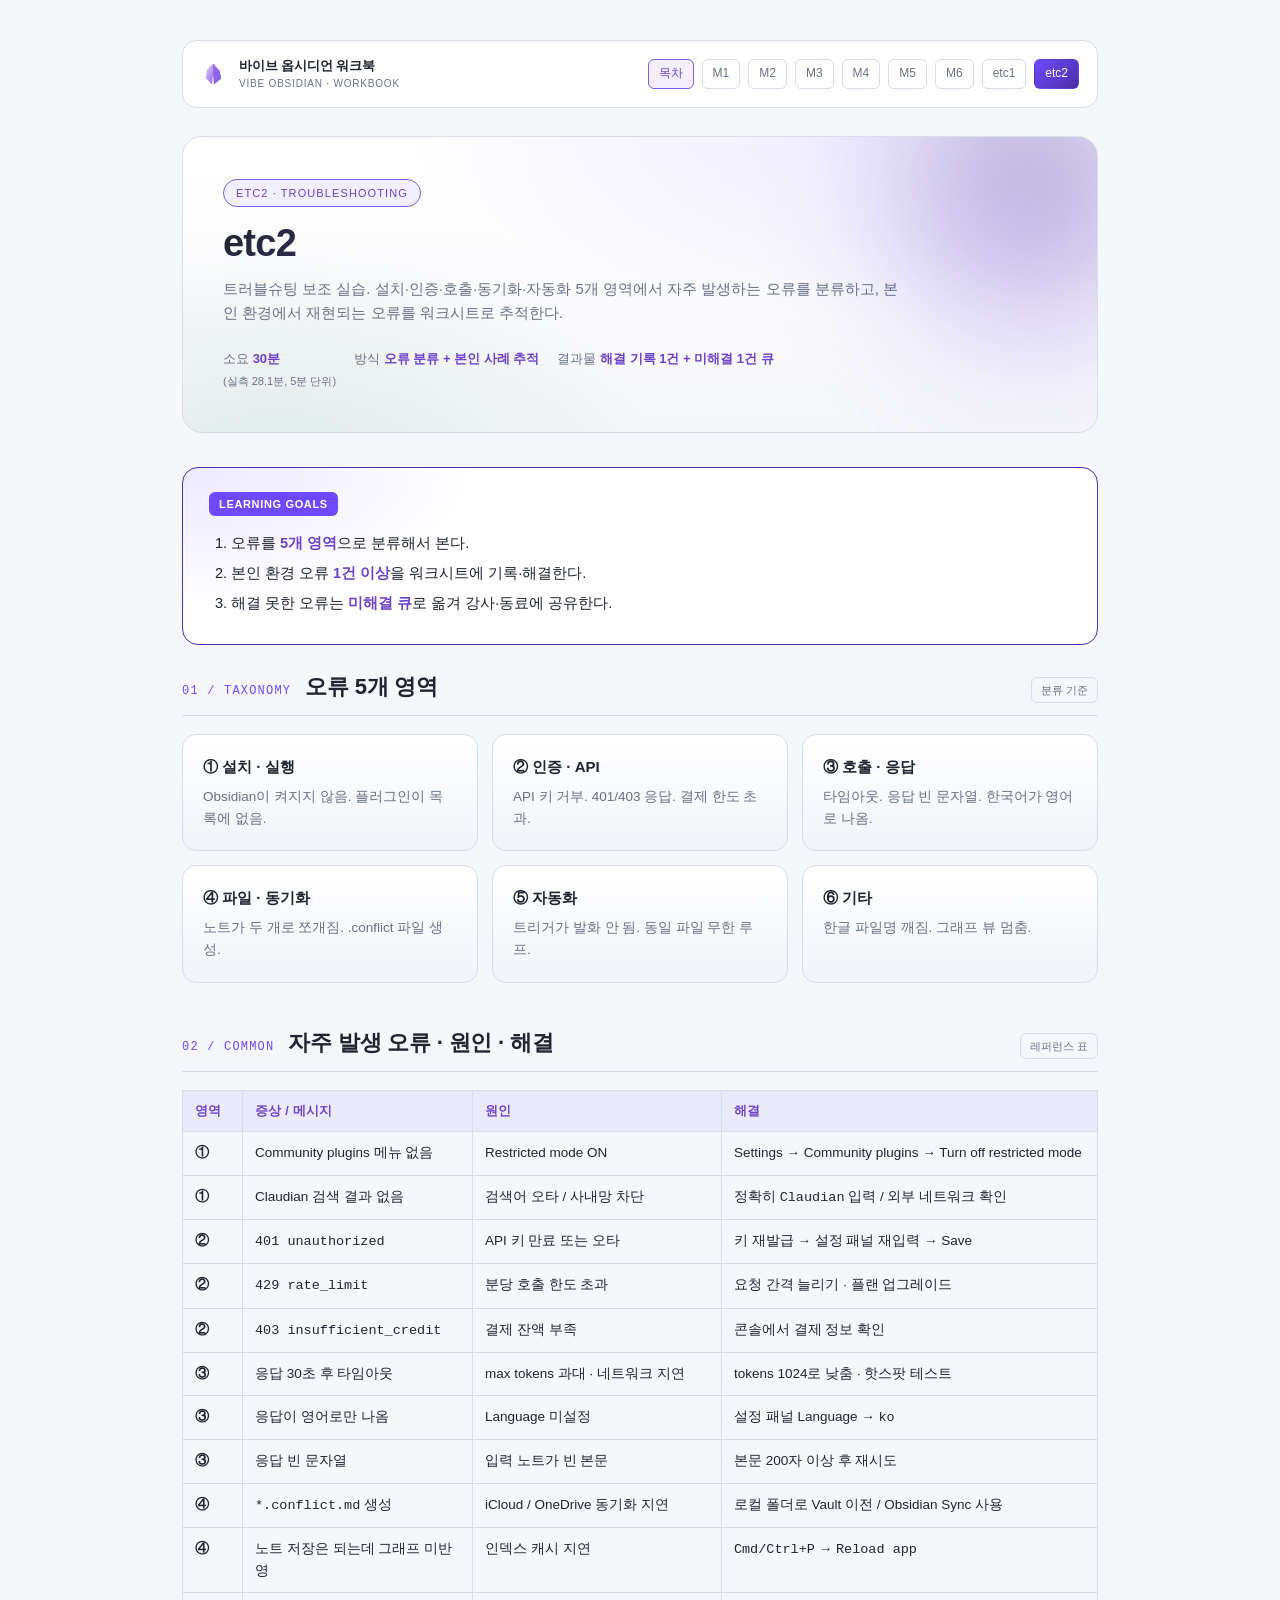
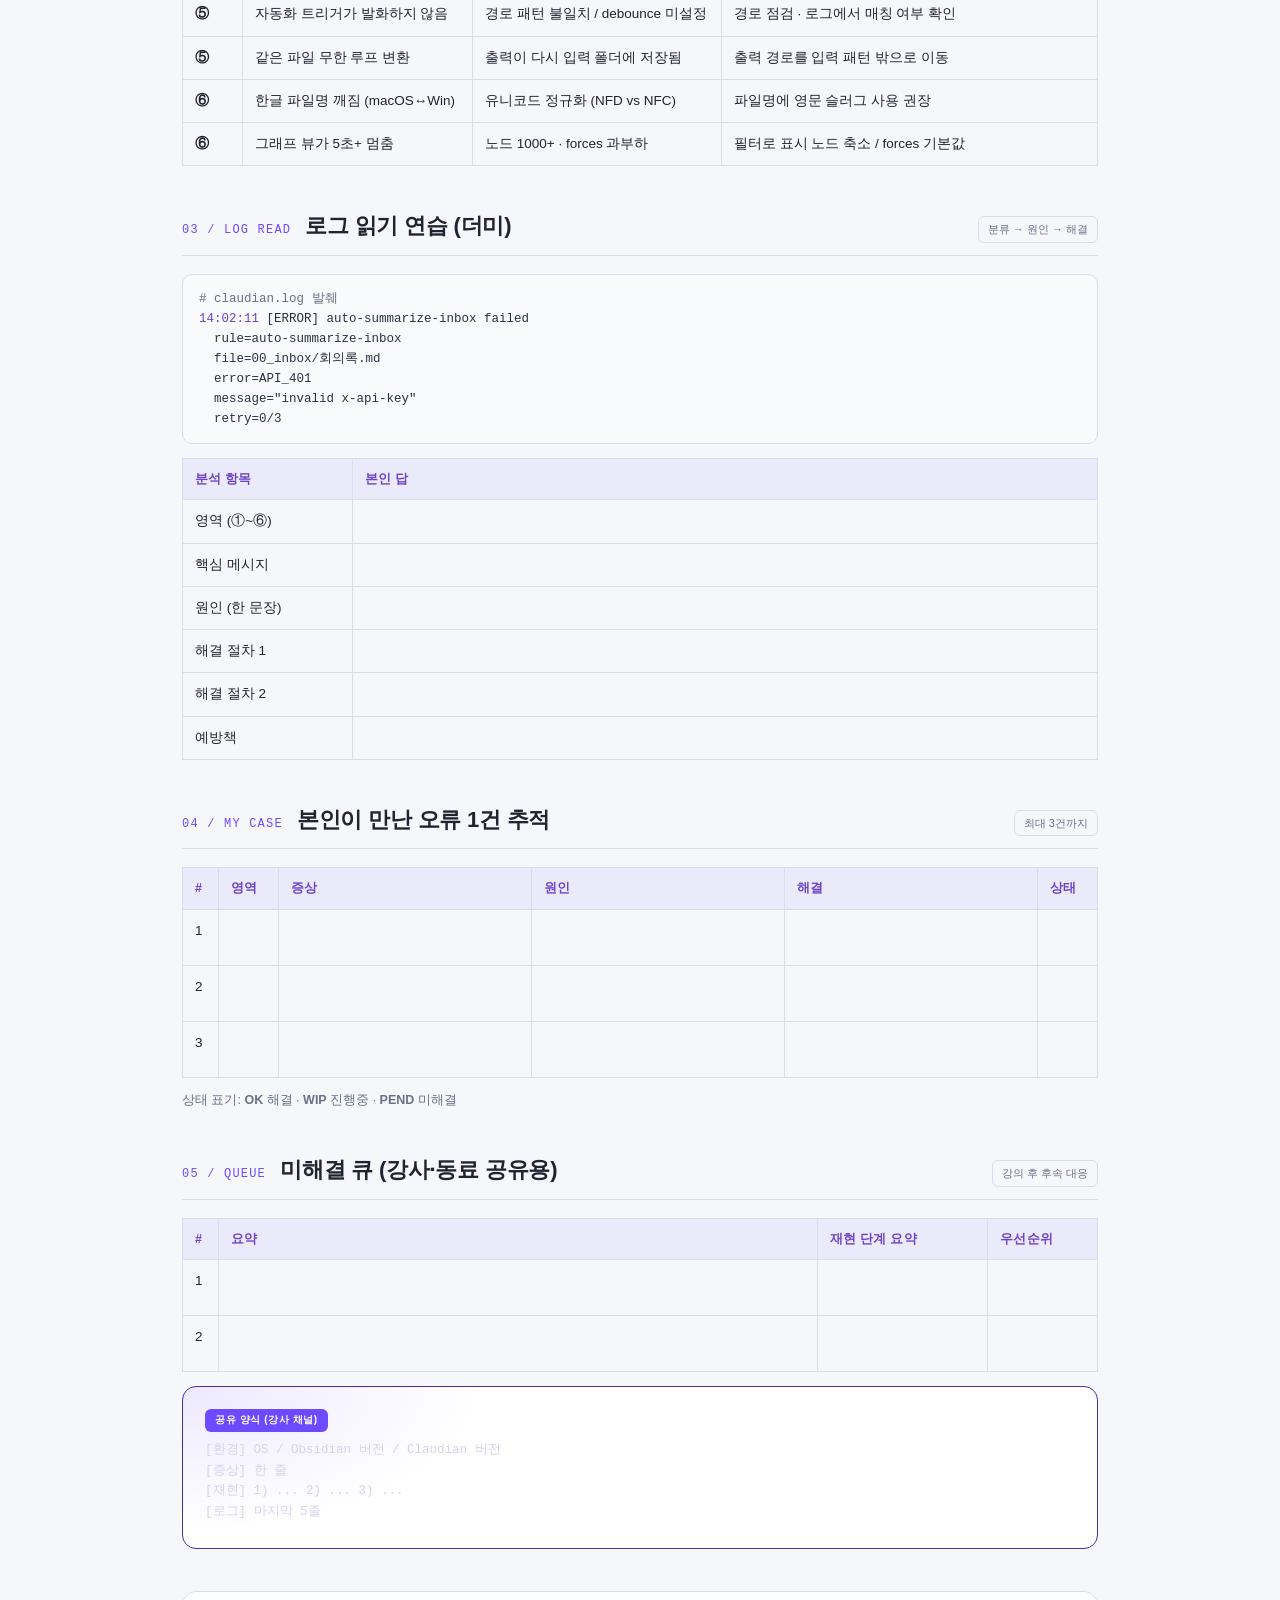
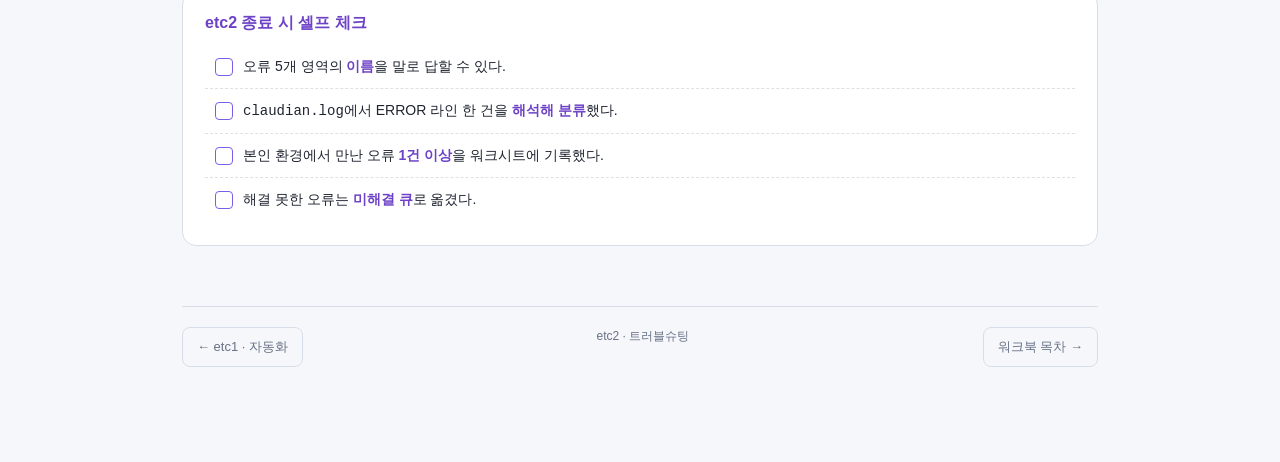
<file: workbook/etc2.html>
<!DOCTYPE html>
<html lang="ko">
<head>
<meta charset="UTF-8">
<meta name="viewport" content="width=device-width, initial-scale=1.0">
<title>etc2 · 트러블슈팅 — 바이브 옵시디언 워크북</title>
<link rel="icon" href="data:image/svg+xml;utf8,<svg xmlns='http://www.w3.org/2000/svg' viewBox='0 0 100 100'><path d='M50 8 L25 35 L22 70 L48 92 L50 50 Z' fill='%23B48EFF'/><path d='M50 8 L78 38 L82 68 L52 92 L50 50 Z' fill='%236B3FA0'/></svg>">
<style>
/* 바이브 옵시디언 워크북 공통 스타일 */
:root{
  --bg:#F6F7FB;
  --bg-card:#FFFFFF;
  --bg-card-2:#F1F4F9;
  --line:#D8DEE9;
  --purple-1:#6D42C7;
  --purple-2:#6D4AFF;
  --purple-3:#7B5DE8;
  --purple-4:#4C2FA3;
  --purple-deep:#312060;
  --text:#1F2430;
  --text-mute:#687186;
  --accent:#7B5DE8;
  --good:#23825A;
  --warn:#A96000;
  --bad:#B43A46;
  --ink:#D8D2E8; /* 빈칸 라인 */
}
*{box-sizing:border-box;margin:0;padding:0}
html,body{background:var(--bg);color:var(--text);font-family:"Pretendard","Apple SD Gothic Neo","Noto Sans KR",-apple-system,sans-serif;line-height:1.65;font-feature-settings:"tnum"}
html{scroll-behavior:smooth}
a{color:var(--purple-1);text-decoration:none}

.wb-wrap{max-width:980px;margin:0 auto;padding:40px 32px 96px}

/* 상단 네비 */
.wb-nav{display:flex;align-items:center;gap:14px;padding:14px 18px;border:1px solid var(--line);background:var(--bg-card);border-radius:14px;margin-bottom:28px;font-size:13px;color:var(--text-mute)}
.wb-nav svg{width:24px;height:24px;flex-shrink:0}
.wb-nav .brand{font-weight:700;color:var(--text);letter-spacing:-0.01em}
.wb-nav .brand small{display:block;font-size:10px;color:var(--text-mute);font-weight:500;letter-spacing:0.08em}
.wb-nav .pages{margin-left:auto;display:flex;gap:8px;flex-wrap:wrap}
.wb-nav .pages a{padding:4px 10px;border:1px solid var(--line);border-radius:6px;color:var(--text-mute);font-size:12px}
.wb-nav .pages a:hover{border-color:var(--purple-3);color:var(--purple-1)}
.wb-nav .pages a.cur{background:linear-gradient(135deg,var(--purple-2),var(--purple-4));color:#fff;border-color:transparent}
.wb-nav .pages a.hub{background:rgba(109,66,199,0.08);color:var(--purple-1);border-color:var(--purple-3)}

/* 표지 (모듈 헤더) */
.m-cover{
  position:relative;
  background:radial-gradient(900px 400px at 80% -20%,rgba(109,74,255,0.12),transparent 60%),
             radial-gradient(700px 400px at 10% 110%,rgba(35,130,90,0.10),transparent 55%),
             linear-gradient(180deg,#FFFFFF 0%,#F6F7FB 100%);
  border:1px solid var(--line);border-radius:20px;
  padding:42px 40px;overflow:hidden;margin-bottom:34px;
}
.m-cover::before{
  content:"";position:absolute;right:-60px;top:-60px;width:260px;height:260px;
  background:conic-gradient(from 120deg,#6D42C7,#7B5DE8,#312060,#6D42C7);
  filter:blur(70px);opacity:0.35;border-radius:50%;
}
.m-cover .badge{display:inline-block;padding:4px 12px;border:1px solid var(--purple-3);border-radius:999px;color:var(--purple-1);font-size:11px;letter-spacing:0.1em;text-transform:uppercase;background:rgba(109,74,255,0.08);margin-bottom:14px}
.m-cover h1{font-size:38px;font-weight:800;letter-spacing:-0.02em;background:linear-gradient(135deg,#1F2430 0%,#6D42C7 60%,#6D4AFF 100%);-webkit-background-clip:text;background-clip:text;color:transparent;line-height:1.2;margin-bottom:10px}
.m-cover .desc{color:var(--text-mute);font-size:15px;max-width:680px}
.m-cover .meta{margin-top:22px;display:flex;gap:18px;flex-wrap:wrap;color:var(--text-mute);font-size:13px;position:relative;z-index:1}
.m-cover .meta b{color:var(--purple-1);font-weight:600}

/* 섹션 헤더 */
section{margin-bottom:42px}
.sec-head{display:flex;align-items:baseline;gap:14px;margin-bottom:18px;padding-bottom:10px;border-bottom:1px solid var(--line)}
.sec-num{font-family:"JetBrains Mono",monospace;color:var(--purple-2);font-size:12px;letter-spacing:0.1em}
.sec-head h2{font-size:22px;font-weight:700;letter-spacing:-0.01em}
.sec-head .tag{margin-left:auto;font-size:11px;color:var(--text-mute);padding:3px 9px;border:1px solid var(--line);border-radius:6px}

h3{font-size:16px;font-weight:600;margin:16px 0 8px}
h4{font-size:14px;font-weight:600;margin:10px 0 5px;color:var(--purple-1)}
p{color:var(--text);margin-bottom:8px;font-size:14.5px}
.mute{color:var(--text-mute)}
ul.dot{padding-left:20px}
ul.dot li{margin:4px 0;font-size:14px;color:var(--text)}

/* 카드 그리드 */
.grid{display:grid;gap:14px}
.grid-2{grid-template-columns:repeat(2,1fr)}
.grid-3{grid-template-columns:repeat(3,1fr)}
@media(max-width:760px){.grid-2,.grid-3{grid-template-columns:1fr}}

.card{background:linear-gradient(180deg,var(--bg-card),var(--bg-card-2));border:1px solid var(--line);border-radius:14px;padding:20px}
.card .ttl{font-size:15px;font-weight:600;margin-bottom:6px;color:var(--text)}
.card .body{color:var(--text-mute);font-size:13.5px;line-height:1.65}

/* 학습 목표 박스 */
.goals{
  background:radial-gradient(500px 240px at 0% 0%,rgba(109,74,255,0.12),transparent 60%),var(--bg-card);
  border:1px solid var(--purple-4);border-radius:16px;padding:22px 26px;margin-bottom:24px;
}
.goals .lbl{display:inline-block;background:var(--purple-2);color:#fff;font-size:11px;font-weight:700;padding:3px 10px;border-radius:6px;letter-spacing:0.06em;margin-bottom:10px}
.goals ol{padding-left:22px}
.goals ol li{margin:6px 0;color:var(--text);font-size:14.5px}
.goals ol li b{color:var(--purple-1)}

/* 체크박스 리스트 (수강생용) */
.check{list-style:none;padding:0;margin:6px 0}
.check li{
  padding:10px 12px 10px 38px;position:relative;border-bottom:1px dashed rgba(104,113,134,0.22);
  font-size:14.5px;color:var(--text);
}
.check li:last-child{border-bottom:none}
.check li::before{
  content:"";position:absolute;left:10px;top:13px;width:16px;height:16px;
  border:1.5px solid var(--purple-3);border-radius:4px;background:transparent;
}
.check li b{color:var(--purple-1)}
.check li .mt{display:block;color:var(--text-mute);font-size:13px;margin-top:2px}

/* 단계 박스 */
.step{
  background:var(--bg-card);border:1px solid var(--line);border-radius:14px;
  padding:18px 20px;margin:12px 0;position:relative;padding-left:64px;
}
.step::before{
  content:counter(step-counter);counter-increment:step-counter;
  position:absolute;left:18px;top:18px;
  width:30px;height:30px;border-radius:8px;
  background:linear-gradient(135deg,var(--purple-2),var(--purple-4));
  display:flex;align-items:center;justify-content:center;font-weight:800;font-size:14px;color:#fff;
}
.step-list{counter-reset:step-counter;list-style:none;padding:0}
.step .ttl{font-size:15px;font-weight:600;margin-bottom:4px;color:var(--text)}
.step .body{font-size:13.5px;color:var(--text-mute);line-height:1.65}
.step .body code{background:rgba(109,66,199,0.10);color:var(--purple-1);padding:2px 6px;border-radius:4px;font-size:12.5px;font-family:"JetBrains Mono",monospace}

/* 빈칸 작성 영역 */
.fill{
  background:var(--bg-card);border:1px solid var(--line);border-radius:12px;
  padding:14px 16px;margin:10px 0;
}
.fill .q{color:var(--purple-1);font-size:13px;font-weight:600;margin-bottom:8px;letter-spacing:0.02em}
.fill .lines{display:block}
.fill .lines span{
  display:block;height:24px;border-bottom:1px dashed rgba(104,113,134,0.30);
}
.fill .lines span:last-child{border-bottom:none}
.fill.short .lines span{height:24px}
.fill.tall .lines span{height:28px}

/* 워크시트 표 */
table.ws{width:100%;border-collapse:collapse;font-size:13.5px;margin:12px 0}
table.ws th,table.ws td{padding:10px 12px;text-align:left;border:1px solid var(--line);vertical-align:top}
table.ws th{background:rgba(109,74,255,0.08);color:var(--purple-1);font-weight:600;font-size:12.5px;letter-spacing:0.02em}
table.ws td.blank{height:38px;background:repeating-linear-gradient(transparent 0,transparent 22px,rgba(104,113,134,0.18) 23px,rgba(104,113,134,0.18) 24px)}
table.ws td.fill-sm{height:32px}
table.ws td.fill-md{height:56px}
table.ws td.fill-lg{height:88px}
table.ws td .ex{display:block;color:var(--text-mute);font-size:12px;margin-top:2px}

/* 강사 시연 박스 / 데모 박스 */
.demo{
  background:linear-gradient(180deg,rgba(109,74,255,0.08),rgba(109,74,255,0.02));
  border-left:3px solid var(--purple-2);
  padding:16px 18px 16px 20px;border-radius:0 12px 12px 0;
  margin:14px 0;
}
.demo .lbl{display:inline-block;font-size:10px;font-weight:700;color:var(--purple-1);letter-spacing:0.12em;text-transform:uppercase;margin-bottom:6px}
.demo .desc{font-size:14px;color:var(--text)}

/* 콜아웃 */
.callout{
  background:radial-gradient(500px 240px at 0% 0%,rgba(109,74,255,0.12),transparent 60%),var(--bg-card);
  border:1px solid var(--purple-4);border-radius:14px;padding:18px 22px;margin:14px 0;
}
.callout .lbl{display:inline-block;background:var(--purple-2);color:#fff;font-size:10px;font-weight:700;padding:3px 10px;border-radius:6px;letter-spacing:0.06em;margin-bottom:8px}
.callout p{font-size:14px;color:var(--text)}

/* 코드 박스 */
pre.code{
  background:#F8FAFC;border:1px solid var(--line);border-radius:10px;
  padding:14px 16px;color:#293241;font-size:12.5px;line-height:1.6;
  font-family:"JetBrains Mono","SF Mono",monospace;overflow-x:auto;margin:10px 0;
}
pre.code .hl{color:var(--purple-1)}
pre.code .mute{color:var(--text-mute)}
code.inline{background:rgba(109,66,199,0.10);color:var(--purple-1);padding:2px 7px;border-radius:4px;font-size:12.5px;font-family:"JetBrains Mono",monospace}

/* 그래프 더미 (SVG 컨테이너) */
.gview{background:#F8FAFC;border:1px solid var(--line);border-radius:12px;padding:18px;margin:12px 0;text-align:center}
.gview svg{max-width:100%;height:auto}
.gview .cap{display:block;font-size:12px;color:var(--text-mute);margin-top:8px}

/* 시간 표시 라벨 */
.dur-tag{display:inline-block;padding:3px 10px;font-size:11px;color:var(--purple-1);border:1px solid var(--purple-3);border-radius:999px;background:rgba(109,74,255,0.06)}

/* 풋터 */
.wb-foot{margin-top:60px;padding-top:20px;border-top:1px solid var(--line);color:var(--text-mute);font-size:12px;display:flex;justify-content:space-between;flex-wrap:wrap;gap:10px}
.wb-foot .nav-prev,.wb-foot .nav-next{padding:8px 14px;border:1px solid var(--line);border-radius:8px;color:var(--text-mute);font-size:13px}
.wb-foot .nav-prev:hover,.wb-foot .nav-next:hover{border-color:var(--purple-3);color:var(--purple-1)}

/* 셀프 체크 박스 */
.self{
  background:var(--bg-card);border:1px solid var(--line);border-radius:14px;padding:18px 22px;margin-top:24px;
}
.self h3{margin-top:0;color:var(--purple-1)}
.self ul.check li{font-size:14px}

/* 메모 영역 (큰 빈칸) */
.memo{
  background:var(--bg-card);border:1px solid var(--line);border-radius:12px;
  padding:16px;margin:12px 0;min-height:120px;
  background-image:repeating-linear-gradient(transparent 0,transparent 26px,rgba(104,113,134,0.18) 27px,rgba(104,113,134,0.18) 28px);
  background-position:0 32px;
}
.memo .q{color:var(--purple-1);font-size:13px;font-weight:600;margin-bottom:10px}

/* 인쇄용 */
@media print{
  html,body{background:#fff;color:#111}
  .wb-nav{display:none}
  .m-cover{background:#fff;border:1px solid #ccc}
  .m-cover h1{color:#333;-webkit-text-fill-color:#333}
  section{page-break-inside:avoid}
}

</style>
</head>
<body>

<div class="wb-wrap">

<nav class="wb-nav">
  <svg viewBox="0 0 100 100" xmlns="http://www.w3.org/2000/svg" aria-hidden="true">
    <defs>
      <linearGradient id="lg1" x1="20%" y1="0%" x2="80%" y2="100%"><stop offset="0%" stop-color="#E0CCFF"/><stop offset="100%" stop-color="#9B6FE8"/></linearGradient>
      <linearGradient id="lg2" x1="0%" y1="0%" x2="100%" y2="100%"><stop offset="0%" stop-color="#9B6FE8"/><stop offset="100%" stop-color="#7B5DE8"/></linearGradient>
    </defs>
    <path d="M50 6 L24 34 L20 68 L46 94 L50 52 Z" fill="url(#lg1)"/>
    <path d="M50 6 L78 36 L84 70 L54 94 L50 52 Z" fill="url(#lg2)"/>
  </svg>
  <div class="brand">바이브 옵시디언 워크북<small>VIBE OBSIDIAN · WORKBOOK</small></div>
  <div class="pages">
    <a href="index.html" class="hub">목차</a>
    <a href="module1.html">M1</a>
    <a href="module2.html">M2</a>
    <a href="module3.html">M3</a>
    <a href="module4.html">M4</a>
    <a href="module7.html">M5</a>
    <a href="module6.html">M6</a>
    <a href="module5.html">etc1</a>
    <a href="etc2.html" class="cur">etc2</a>
  </div>
</nav>

<div class="m-cover">
  <span class="badge">etc2 · Troubleshooting</span>
  <h1>etc2</h1>
  <p class="desc">트러블슈팅 보조 실습. 설치·인증·호출·동기화·자동화 5개 영역에서 자주 발생하는 오류를 분류하고, 본인 환경에서 재현되는 오류를 워크시트로 추적한다.</p>
  <div class="meta">
    <span>소요 <b>30분</b><small style="color:var(--text-mute);font-size:11px;display:block;margin-top:2px">(실측 28.1분, 5분 단위)</small></span>
    <span>방식 <b>오류 분류 + 본인 사례 추적</b></span>
    <span>결과물 <b>해결 기록 1건 + 미해결 1건 큐</b></span>
  </div>
</div>

<div class="goals">
  <span class="lbl">LEARNING GOALS</span>
  <ol>
    <li>오류를 <b>5개 영역</b>으로 분류해서 본다.</li>
    <li>본인 환경 오류 <b>1건 이상</b>을 워크시트에 기록·해결한다.</li>
    <li>해결 못한 오류는 <b>미해결 큐</b>로 옮겨 강사·동료에 공유한다.</li>
  </ol>
</div>

<!-- 1. 오류 5개 영역 -->
<section>
  <div class="sec-head">
    <span class="sec-num">01 / TAXONOMY</span>
    <h2>오류 5개 영역</h2>
    <span class="tag">분류 기준</span>
  </div>

  <div class="grid grid-3">
    <div class="card"><div class="ttl">① 설치 · 실행</div><div class="body">Obsidian이 켜지지 않음. 플러그인이 목록에 없음.</div></div>
    <div class="card"><div class="ttl">② 인증 · API</div><div class="body">API 키 거부. 401/403 응답. 결제 한도 초과.</div></div>
    <div class="card"><div class="ttl">③ 호출 · 응답</div><div class="body">타임아웃. 응답 빈 문자열. 한국어가 영어로 나옴.</div></div>
    <div class="card"><div class="ttl">④ 파일 · 동기화</div><div class="body">노트가 두 개로 쪼개짐. .conflict 파일 생성.</div></div>
    <div class="card"><div class="ttl">⑤ 자동화</div><div class="body">트리거가 발화 안 됨. 동일 파일 무한 루프.</div></div>
    <div class="card"><div class="ttl">⑥ 기타</div><div class="body">한글 파일명 깨짐. 그래프 뷰 멈춤.</div></div>
  </div>
</section>

<!-- 2. 자주 발생 오류 표 -->
<section>
  <div class="sec-head">
    <span class="sec-num">02 / COMMON</span>
    <h2>자주 발생 오류 · 원인 · 해결</h2>
    <span class="tag">레퍼런스 표</span>
  </div>

  <table class="ws">
    <thead>
      <tr><th style="width:60px">영역</th><th style="width:230px">증상 / 메시지</th><th>원인</th><th>해결</th></tr>
    </thead>
    <tbody>
      <tr><td><b>①</b></td><td>Community plugins 메뉴 없음</td><td>Restricted mode ON</td><td>Settings → Community plugins → Turn off restricted mode</td></tr>
      <tr><td><b>①</b></td><td>Claudian 검색 결과 없음</td><td>검색어 오타 / 사내망 차단</td><td>정확히 <code>Claudian</code> 입력 / 외부 네트워크 확인</td></tr>
      <tr><td><b>②</b></td><td><code>401 unauthorized</code></td><td>API 키 만료 또는 오타</td><td>키 재발급 → 설정 패널 재입력 → Save</td></tr>
      <tr><td><b>②</b></td><td><code>429 rate_limit</code></td><td>분당 호출 한도 초과</td><td>요청 간격 늘리기 · 플랜 업그레이드</td></tr>
      <tr><td><b>②</b></td><td><code>403 insufficient_credit</code></td><td>결제 잔액 부족</td><td>콘솔에서 결제 정보 확인</td></tr>
      <tr><td><b>③</b></td><td>응답 30초 후 타임아웃</td><td>max tokens 과대 · 네트워크 지연</td><td>tokens 1024로 낮춤 · 핫스팟 테스트</td></tr>
      <tr><td><b>③</b></td><td>응답이 영어로만 나옴</td><td>Language 미설정</td><td>설정 패널 Language → <code>ko</code></td></tr>
      <tr><td><b>③</b></td><td>응답 빈 문자열</td><td>입력 노트가 빈 본문</td><td>본문 200자 이상 후 재시도</td></tr>
      <tr><td><b>④</b></td><td><code>*.conflict.md</code> 생성</td><td>iCloud / OneDrive 동기화 지연</td><td>로컬 폴더로 Vault 이전 / Obsidian Sync 사용</td></tr>
      <tr><td><b>④</b></td><td>노트 저장은 되는데 그래프 미반영</td><td>인덱스 캐시 지연</td><td><code>Cmd/Ctrl+P</code> → <code>Reload app</code></td></tr>
      <tr><td><b>⑤</b></td><td>자동화 트리거가 발화하지 않음</td><td>경로 패턴 불일치 / debounce 미설정</td><td>경로 점검 · 로그에서 매칭 여부 확인</td></tr>
      <tr><td><b>⑤</b></td><td>같은 파일 무한 루프 변환</td><td>출력이 다시 입력 폴더에 저장됨</td><td>출력 경로를 입력 패턴 밖으로 이동</td></tr>
      <tr><td><b>⑥</b></td><td>한글 파일명 깨짐 (macOS↔Win)</td><td>유니코드 정규화 (NFD vs NFC)</td><td>파일명에 영문 슬러그 사용 권장</td></tr>
      <tr><td><b>⑥</b></td><td>그래프 뷰가 5초+ 멈춤</td><td>노드 1000+ · forces 과부하</td><td>필터로 표시 노드 축소 / forces 기본값</td></tr>
    </tbody>
  </table>
</section>

<!-- 3. 로그 분석 빈칸 -->
<section>
  <div class="sec-head">
    <span class="sec-num">03 / LOG READ</span>
    <h2>로그 읽기 연습 (더미)</h2>
    <span class="tag">분류 → 원인 → 해결</span>
  </div>

  <pre class="code">
<span class="mute"># claudian.log 발췌</span>
<span class="hl">14:02:11</span> [ERROR] auto-summarize-inbox failed
  rule=auto-summarize-inbox
  file=00_inbox/회의록.md
  error=API_401
  message="invalid x-api-key"
  retry=0/3</pre>

  <table class="ws" style="margin-top:14px">
    <thead><tr><th style="width:170px">분석 항목</th><th>본인 답</th></tr></thead>
    <tbody>
      <tr><td>영역 (①~⑥)</td><td class="fill-sm"></td></tr>
      <tr><td>핵심 메시지</td><td class="fill-sm"></td></tr>
      <tr><td>원인 (한 문장)</td><td class="fill-sm"></td></tr>
      <tr><td>해결 절차 1</td><td class="fill-sm"></td></tr>
      <tr><td>해결 절차 2</td><td class="fill-sm"></td></tr>
      <tr><td>예방책</td><td class="fill-sm"></td></tr>
    </tbody>
  </table>
</section>

<!-- 4. 본인 사례 워크시트 -->
<section>
  <div class="sec-head">
    <span class="sec-num">04 / MY CASE</span>
    <h2>본인이 만난 오류 1건 추적</h2>
    <span class="tag">최대 3건까지</span>
  </div>

  <table class="ws">
    <thead>
      <tr><th style="width:36px">#</th><th style="width:60px">영역</th><th>증상</th><th>원인</th><th>해결</th><th style="width:60px">상태</th></tr>
    </thead>
    <tbody>
      <tr><td class="center">1</td><td class="fill-sm"></td><td class="fill-md"></td><td class="fill-md"></td><td class="fill-md"></td><td class="fill-sm"></td></tr>
      <tr><td class="center">2</td><td class="fill-sm"></td><td class="fill-md"></td><td class="fill-md"></td><td class="fill-md"></td><td class="fill-sm"></td></tr>
      <tr><td class="center">3</td><td class="fill-sm"></td><td class="fill-md"></td><td class="fill-md"></td><td class="fill-md"></td><td class="fill-sm"></td></tr>
    </tbody>
  </table>
  <p class="mute" style="font-size:12.5px;margin-top:6px">상태 표기: <b>OK</b> 해결 · <b>WIP</b> 진행중 · <b>PEND</b> 미해결</p>
</section>

<!-- 5. 미해결 큐 -->
<section>
  <div class="sec-head">
    <span class="sec-num">05 / QUEUE</span>
    <h2>미해결 큐 (강사·동료 공유용)</h2>
    <span class="tag">강의 후 후속 대응</span>
  </div>

  <table class="ws">
    <thead>
      <tr><th style="width:36px">#</th><th>요약</th><th style="width:170px">재현 단계 요약</th><th style="width:110px">우선순위</th></tr>
    </thead>
    <tbody>
      <tr><td class="center">1</td><td class="fill-md"></td><td class="fill-md"></td><td class="fill-sm"></td></tr>
      <tr><td class="center">2</td><td class="fill-md"></td><td class="fill-md"></td><td class="fill-sm"></td></tr>
    </tbody>
  </table>

  <div class="callout">
    <span class="lbl">공유 양식 (강사 채널)</span>
    <p style="font-family:'JetBrains Mono',monospace;font-size:12.5px;color:var(--ink)">[환경] OS / Obsidian 버전 / Claudian 버전<br>[증상] 한 줄<br>[재현] 1) ... 2) ... 3) ...<br>[로그] 마지막 5줄</p>
  </div>
</section>

<!-- 셀프 체크 -->
<div class="self">
  <h3>etc2 종료 시 셀프 체크</h3>
  <ul class="check">
    <li>오류 5개 영역의 <b>이름</b>을 말로 답할 수 있다.</li>
    <li><code>claudian.log</code>에서 ERROR 라인 한 건을 <b>해석해 분류</b>했다.</li>
    <li>본인 환경에서 만난 오류 <b>1건 이상</b>을 워크시트에 기록했다.</li>
    <li>해결 못한 오류는 <b>미해결 큐</b>로 옮겼다.</li>
  </ul>
</div>

<div class="wb-foot">
  <a class="nav-prev" href="module5.html">← etc1 · 자동화</a>
  <span>etc2 · 트러블슈팅</span>
  <a class="nav-next" href="index.html">워크북 목차 →</a>
</div>

</div>
</body>
</html>
</file>
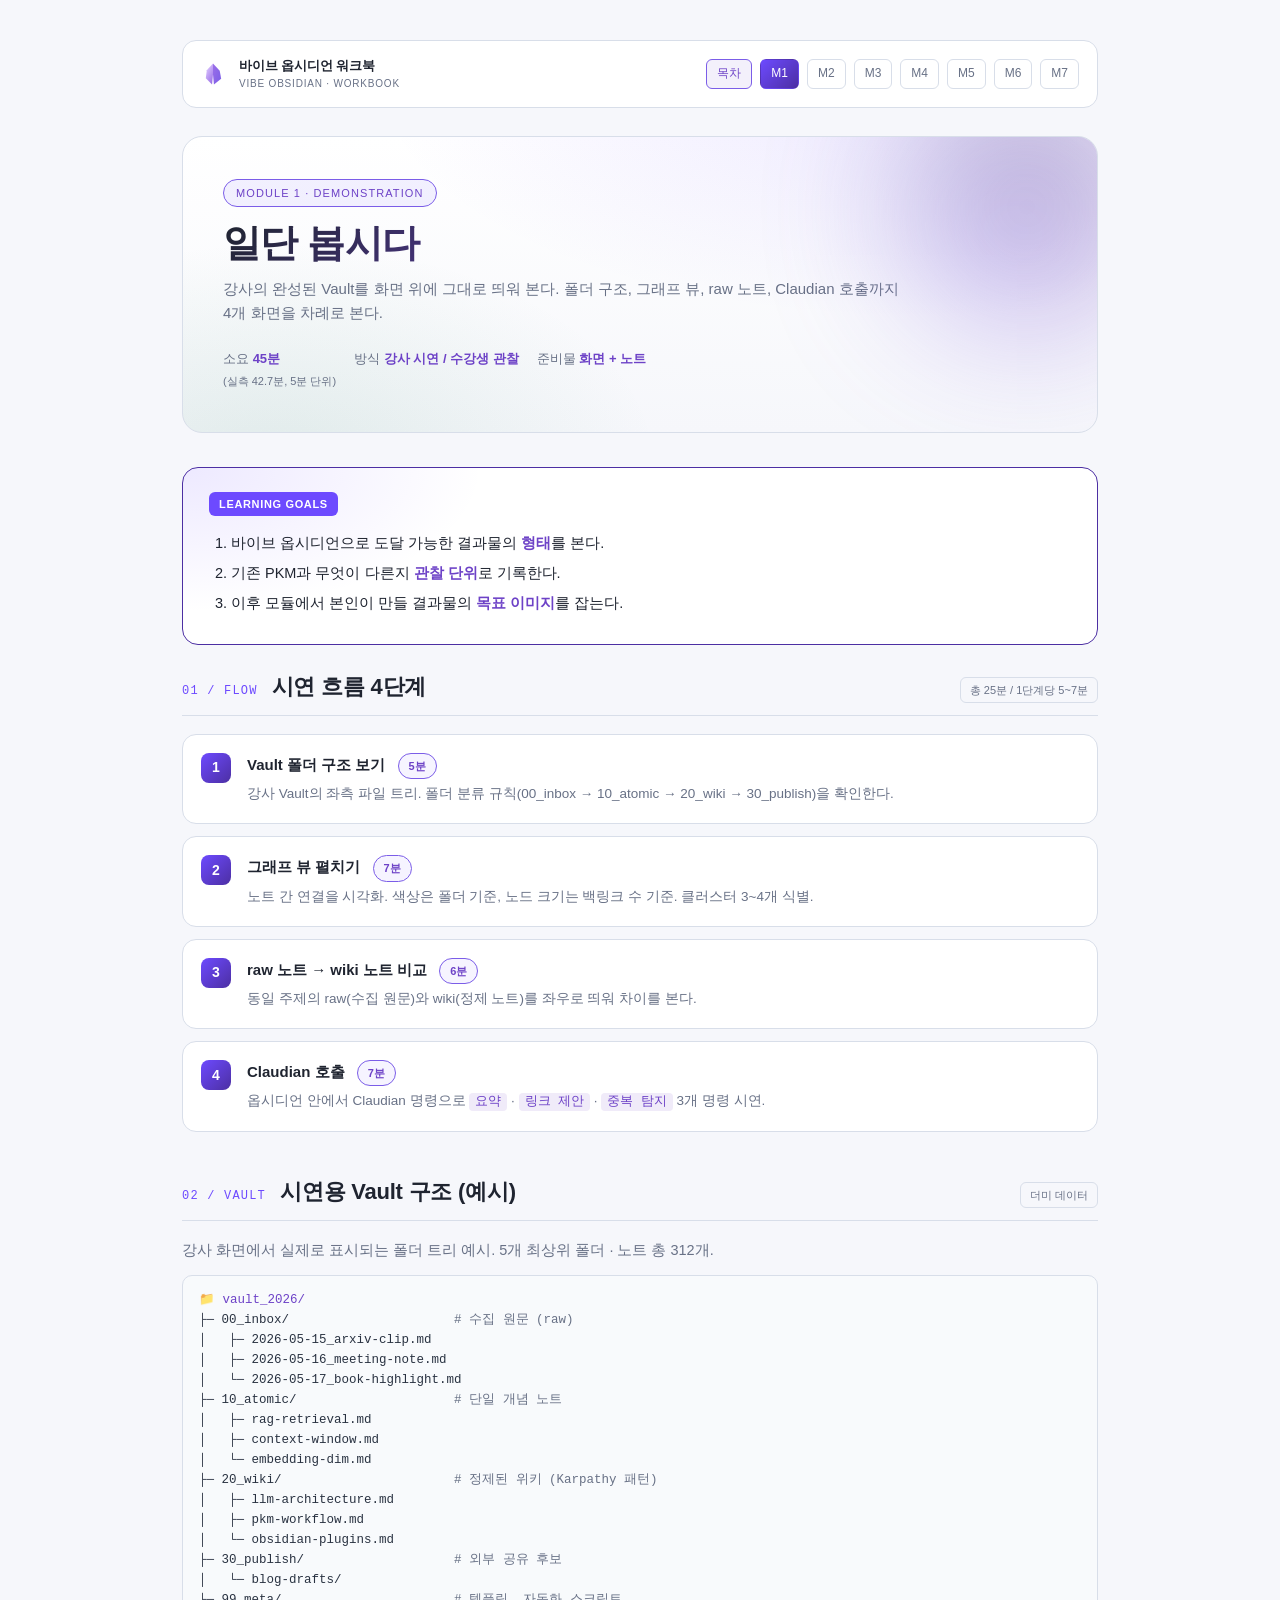
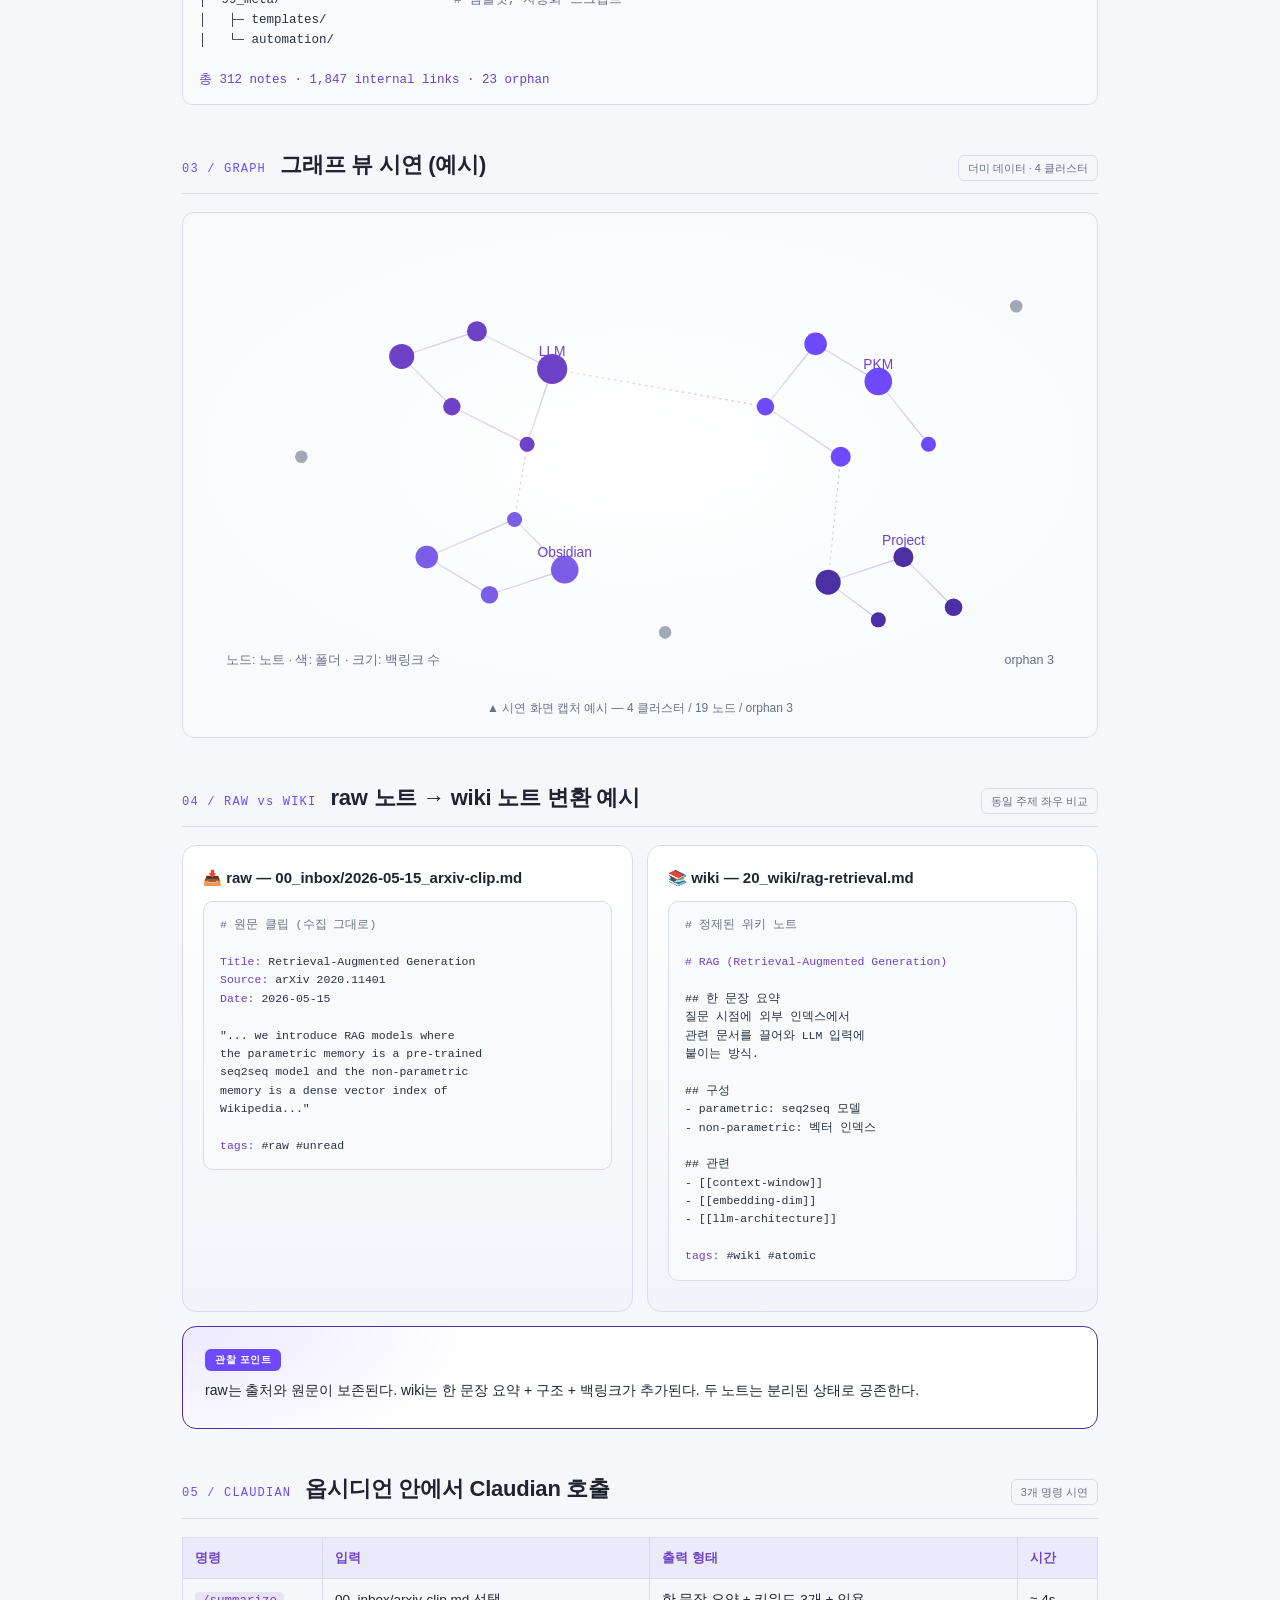
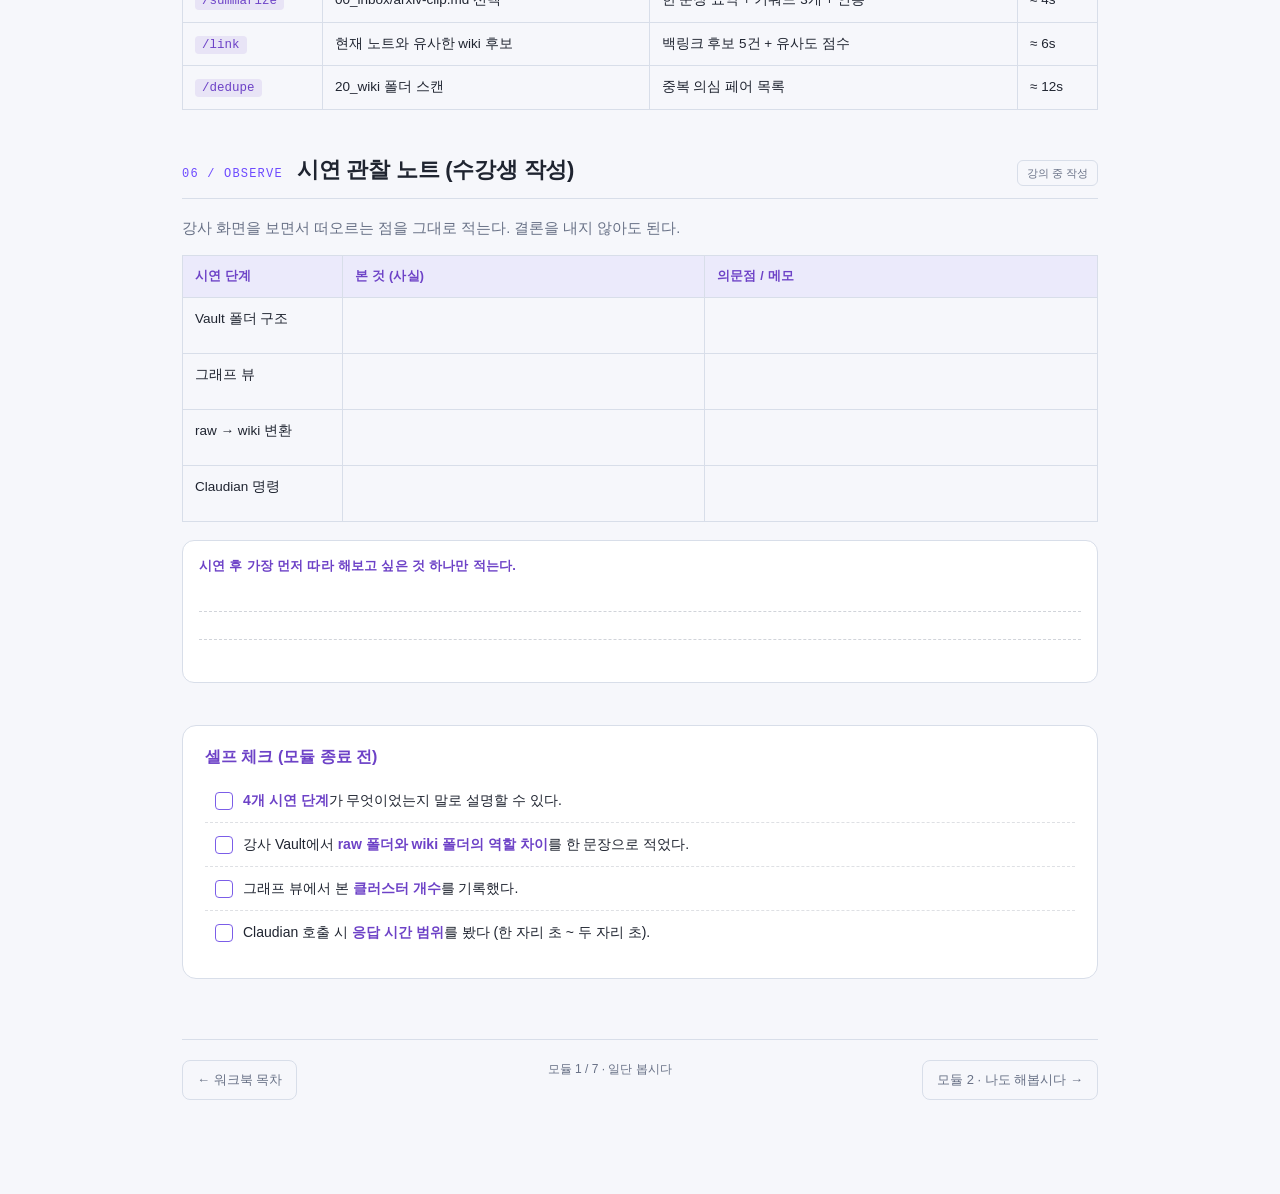
<file: workbook/module1.html>
<!DOCTYPE html>
<html lang="ko">
<head>
<meta charset="UTF-8">
<meta name="viewport" content="width=device-width, initial-scale=1.0">
<title>모듈 1 · 일단 봅시다 — 바이브 옵시디언 워크북</title>
<link rel="icon" href="data:image/svg+xml;utf8,<svg xmlns='http://www.w3.org/2000/svg' viewBox='0 0 100 100'><path d='M50 8 L25 35 L22 70 L48 92 L50 50 Z' fill='%23B48EFF'/><path d='M50 8 L78 38 L82 68 L52 92 L50 50 Z' fill='%236B3FA0'/></svg>">
<style>
/* 바이브 옵시디언 워크북 공통 스타일 */
:root{
  --bg:#F6F7FB;
  --bg-card:#FFFFFF;
  --bg-card-2:#F1F4F9;
  --line:#D8DEE9;
  --purple-1:#6D42C7;
  --purple-2:#6D4AFF;
  --purple-3:#7B5DE8;
  --purple-4:#4C2FA3;
  --purple-deep:#312060;
  --text:#1F2430;
  --text-mute:#687186;
  --accent:#7B5DE8;
  --good:#23825A;
  --warn:#A96000;
  --bad:#B43A46;
  --ink:#D8D2E8; /* 빈칸 라인 */
}
*{box-sizing:border-box;margin:0;padding:0}
html,body{background:var(--bg);color:var(--text);font-family:"Pretendard","Apple SD Gothic Neo","Noto Sans KR",-apple-system,sans-serif;line-height:1.65;font-feature-settings:"tnum"}
html{scroll-behavior:smooth}
a{color:var(--purple-1);text-decoration:none}

.wb-wrap{max-width:980px;margin:0 auto;padding:40px 32px 96px}

/* 상단 네비 */
.wb-nav{display:flex;align-items:center;gap:14px;padding:14px 18px;border:1px solid var(--line);background:var(--bg-card);border-radius:14px;margin-bottom:28px;font-size:13px;color:var(--text-mute)}
.wb-nav svg{width:24px;height:24px;flex-shrink:0}
.wb-nav .brand{font-weight:700;color:var(--text);letter-spacing:-0.01em}
.wb-nav .brand small{display:block;font-size:10px;color:var(--text-mute);font-weight:500;letter-spacing:0.08em}
.wb-nav .pages{margin-left:auto;display:flex;gap:8px;flex-wrap:wrap}
.wb-nav .pages a{padding:4px 10px;border:1px solid var(--line);border-radius:6px;color:var(--text-mute);font-size:12px}
.wb-nav .pages a:hover{border-color:var(--purple-3);color:var(--purple-1)}
.wb-nav .pages a.cur{background:linear-gradient(135deg,var(--purple-2),var(--purple-4));color:#fff;border-color:transparent}
.wb-nav .pages a.hub{background:rgba(109,66,199,0.08);color:var(--purple-1);border-color:var(--purple-3)}

/* 표지 (모듈 헤더) */
.m-cover{
  position:relative;
  background:radial-gradient(900px 400px at 80% -20%,rgba(109,74,255,0.12),transparent 60%),
             radial-gradient(700px 400px at 10% 110%,rgba(35,130,90,0.10),transparent 55%),
             linear-gradient(180deg,#FFFFFF 0%,#F6F7FB 100%);
  border:1px solid var(--line);border-radius:20px;
  padding:42px 40px;overflow:hidden;margin-bottom:34px;
}
.m-cover::before{
  content:"";position:absolute;right:-60px;top:-60px;width:260px;height:260px;
  background:conic-gradient(from 120deg,#6D42C7,#7B5DE8,#312060,#6D42C7);
  filter:blur(70px);opacity:0.35;border-radius:50%;
}
.m-cover .badge{display:inline-block;padding:4px 12px;border:1px solid var(--purple-3);border-radius:999px;color:var(--purple-1);font-size:11px;letter-spacing:0.1em;text-transform:uppercase;background:rgba(109,74,255,0.08);margin-bottom:14px}
.m-cover h1{font-size:38px;font-weight:800;letter-spacing:-0.02em;background:linear-gradient(135deg,#1F2430 0%,#6D42C7 60%,#6D4AFF 100%);-webkit-background-clip:text;background-clip:text;color:transparent;line-height:1.2;margin-bottom:10px}
.m-cover .desc{color:var(--text-mute);font-size:15px;max-width:680px}
.m-cover .meta{margin-top:22px;display:flex;gap:18px;flex-wrap:wrap;color:var(--text-mute);font-size:13px;position:relative;z-index:1}
.m-cover .meta b{color:var(--purple-1);font-weight:600}

/* 섹션 헤더 */
section{margin-bottom:42px}
.sec-head{display:flex;align-items:baseline;gap:14px;margin-bottom:18px;padding-bottom:10px;border-bottom:1px solid var(--line)}
.sec-num{font-family:"JetBrains Mono",monospace;color:var(--purple-2);font-size:12px;letter-spacing:0.1em}
.sec-head h2{font-size:22px;font-weight:700;letter-spacing:-0.01em}
.sec-head .tag{margin-left:auto;font-size:11px;color:var(--text-mute);padding:3px 9px;border:1px solid var(--line);border-radius:6px}

h3{font-size:16px;font-weight:600;margin:16px 0 8px}
h4{font-size:14px;font-weight:600;margin:10px 0 5px;color:var(--purple-1)}
p{color:var(--text);margin-bottom:8px;font-size:14.5px}
.mute{color:var(--text-mute)}
ul.dot{padding-left:20px}
ul.dot li{margin:4px 0;font-size:14px;color:var(--text)}

/* 카드 그리드 */
.grid{display:grid;gap:14px}
.grid-2{grid-template-columns:repeat(2,1fr)}
.grid-3{grid-template-columns:repeat(3,1fr)}
@media(max-width:760px){.grid-2,.grid-3{grid-template-columns:1fr}}

.card{background:linear-gradient(180deg,var(--bg-card),var(--bg-card-2));border:1px solid var(--line);border-radius:14px;padding:20px}
.card .ttl{font-size:15px;font-weight:600;margin-bottom:6px;color:var(--text)}
.card .body{color:var(--text-mute);font-size:13.5px;line-height:1.65}

/* 학습 목표 박스 */
.goals{
  background:radial-gradient(500px 240px at 0% 0%,rgba(109,74,255,0.12),transparent 60%),var(--bg-card);
  border:1px solid var(--purple-4);border-radius:16px;padding:22px 26px;margin-bottom:24px;
}
.goals .lbl{display:inline-block;background:var(--purple-2);color:#fff;font-size:11px;font-weight:700;padding:3px 10px;border-radius:6px;letter-spacing:0.06em;margin-bottom:10px}
.goals ol{padding-left:22px}
.goals ol li{margin:6px 0;color:var(--text);font-size:14.5px}
.goals ol li b{color:var(--purple-1)}

/* 체크박스 리스트 (수강생용) */
.check{list-style:none;padding:0;margin:6px 0}
.check li{
  padding:10px 12px 10px 38px;position:relative;border-bottom:1px dashed rgba(104,113,134,0.22);
  font-size:14.5px;color:var(--text);
}
.check li:last-child{border-bottom:none}
.check li::before{
  content:"";position:absolute;left:10px;top:13px;width:16px;height:16px;
  border:1.5px solid var(--purple-3);border-radius:4px;background:transparent;
}
.check li b{color:var(--purple-1)}
.check li .mt{display:block;color:var(--text-mute);font-size:13px;margin-top:2px}

/* 단계 박스 */
.step{
  background:var(--bg-card);border:1px solid var(--line);border-radius:14px;
  padding:18px 20px;margin:12px 0;position:relative;padding-left:64px;
}
.step::before{
  content:counter(step-counter);counter-increment:step-counter;
  position:absolute;left:18px;top:18px;
  width:30px;height:30px;border-radius:8px;
  background:linear-gradient(135deg,var(--purple-2),var(--purple-4));
  display:flex;align-items:center;justify-content:center;font-weight:800;font-size:14px;color:#fff;
}
.step-list{counter-reset:step-counter;list-style:none;padding:0}
.step .ttl{font-size:15px;font-weight:600;margin-bottom:4px;color:var(--text)}
.step .body{font-size:13.5px;color:var(--text-mute);line-height:1.65}
.step .body code{background:rgba(109,66,199,0.10);color:var(--purple-1);padding:2px 6px;border-radius:4px;font-size:12.5px;font-family:"JetBrains Mono",monospace}

/* 빈칸 작성 영역 */
.fill{
  background:var(--bg-card);border:1px solid var(--line);border-radius:12px;
  padding:14px 16px;margin:10px 0;
}
.fill .q{color:var(--purple-1);font-size:13px;font-weight:600;margin-bottom:8px;letter-spacing:0.02em}
.fill .lines{display:block}
.fill .lines span{
  display:block;height:24px;border-bottom:1px dashed rgba(104,113,134,0.30);
}
.fill .lines span:last-child{border-bottom:none}
.fill.short .lines span{height:24px}
.fill.tall .lines span{height:28px}

/* 워크시트 표 */
table.ws{width:100%;border-collapse:collapse;font-size:13.5px;margin:12px 0}
table.ws th,table.ws td{padding:10px 12px;text-align:left;border:1px solid var(--line);vertical-align:top}
table.ws th{background:rgba(109,74,255,0.08);color:var(--purple-1);font-weight:600;font-size:12.5px;letter-spacing:0.02em}
table.ws td.blank{height:38px;background:repeating-linear-gradient(transparent 0,transparent 22px,rgba(104,113,134,0.18) 23px,rgba(104,113,134,0.18) 24px)}
table.ws td.fill-sm{height:32px}
table.ws td.fill-md{height:56px}
table.ws td.fill-lg{height:88px}
table.ws td .ex{display:block;color:var(--text-mute);font-size:12px;margin-top:2px}

/* 강사 시연 박스 / 데모 박스 */
.demo{
  background:linear-gradient(180deg,rgba(109,74,255,0.08),rgba(109,74,255,0.02));
  border-left:3px solid var(--purple-2);
  padding:16px 18px 16px 20px;border-radius:0 12px 12px 0;
  margin:14px 0;
}
.demo .lbl{display:inline-block;font-size:10px;font-weight:700;color:var(--purple-1);letter-spacing:0.12em;text-transform:uppercase;margin-bottom:6px}
.demo .desc{font-size:14px;color:var(--text)}

/* 콜아웃 */
.callout{
  background:radial-gradient(500px 240px at 0% 0%,rgba(109,74,255,0.12),transparent 60%),var(--bg-card);
  border:1px solid var(--purple-4);border-radius:14px;padding:18px 22px;margin:14px 0;
}
.callout .lbl{display:inline-block;background:var(--purple-2);color:#fff;font-size:10px;font-weight:700;padding:3px 10px;border-radius:6px;letter-spacing:0.06em;margin-bottom:8px}
.callout p{font-size:14px;color:var(--text)}

/* 코드 박스 */
pre.code{
  background:#F8FAFC;border:1px solid var(--line);border-radius:10px;
  padding:14px 16px;color:#293241;font-size:12.5px;line-height:1.6;
  font-family:"JetBrains Mono","SF Mono",monospace;overflow-x:auto;margin:10px 0;
}
pre.code .hl{color:var(--purple-1)}
pre.code .mute{color:var(--text-mute)}
code.inline{background:rgba(109,66,199,0.10);color:var(--purple-1);padding:2px 7px;border-radius:4px;font-size:12.5px;font-family:"JetBrains Mono",monospace}

/* 그래프 더미 (SVG 컨테이너) */
.gview{background:#F8FAFC;border:1px solid var(--line);border-radius:12px;padding:18px;margin:12px 0;text-align:center}
.gview svg{max-width:100%;height:auto}
.gview .cap{display:block;font-size:12px;color:var(--text-mute);margin-top:8px}

/* 시간 표시 라벨 */
.dur-tag{display:inline-block;padding:3px 10px;font-size:11px;color:var(--purple-1);border:1px solid var(--purple-3);border-radius:999px;background:rgba(109,74,255,0.06)}

/* 풋터 */
.wb-foot{margin-top:60px;padding-top:20px;border-top:1px solid var(--line);color:var(--text-mute);font-size:12px;display:flex;justify-content:space-between;flex-wrap:wrap;gap:10px}
.wb-foot .nav-prev,.wb-foot .nav-next{padding:8px 14px;border:1px solid var(--line);border-radius:8px;color:var(--text-mute);font-size:13px}
.wb-foot .nav-prev:hover,.wb-foot .nav-next:hover{border-color:var(--purple-3);color:var(--purple-1)}

/* 셀프 체크 박스 */
.self{
  background:var(--bg-card);border:1px solid var(--line);border-radius:14px;padding:18px 22px;margin-top:24px;
}
.self h3{margin-top:0;color:var(--purple-1)}
.self ul.check li{font-size:14px}

/* 메모 영역 (큰 빈칸) */
.memo{
  background:var(--bg-card);border:1px solid var(--line);border-radius:12px;
  padding:16px;margin:12px 0;min-height:120px;
  background-image:repeating-linear-gradient(transparent 0,transparent 26px,rgba(104,113,134,0.18) 27px,rgba(104,113,134,0.18) 28px);
  background-position:0 32px;
}
.memo .q{color:var(--purple-1);font-size:13px;font-weight:600;margin-bottom:10px}

/* 인쇄용 */
@media print{
  html,body{background:#fff;color:#111}
  .wb-nav{display:none}
  .m-cover{background:#fff;border:1px solid #ccc}
  .m-cover h1{color:#333;-webkit-text-fill-color:#333}
  section{page-break-inside:avoid}
}

</style>
</head>
<body>

<div class="wb-wrap">

<!-- 상단 네비 -->
<nav class="wb-nav">
  <svg viewBox="0 0 100 100" xmlns="http://www.w3.org/2000/svg" aria-hidden="true">
    <defs>
      <linearGradient id="lg1" x1="20%" y1="0%" x2="80%" y2="100%"><stop offset="0%" stop-color="#E0CCFF"/><stop offset="100%" stop-color="#9B6FE8"/></linearGradient>
      <linearGradient id="lg2" x1="0%" y1="0%" x2="100%" y2="100%"><stop offset="0%" stop-color="#9B6FE8"/><stop offset="100%" stop-color="#7B5DE8"/></linearGradient>
    </defs>
    <path d="M50 6 L24 34 L20 68 L46 94 L50 52 Z" fill="url(#lg1)"/>
    <path d="M50 6 L78 36 L84 70 L54 94 L50 52 Z" fill="url(#lg2)"/>
  </svg>
  <div class="brand">바이브 옵시디언 워크북<small>VIBE OBSIDIAN · WORKBOOK</small></div>
  <div class="pages">
    <a href="index.html" class="hub">목차</a>
    <a href="module1.html" class="cur">M1</a>
    <a href="module2.html">M2</a>
    <a href="module3.html">M3</a>
    <a href="module4.html">M4</a>
    <a href="module5.html">M5</a>
    <a href="module6.html">M6</a>
    <a href="module7.html">M7</a>
  </div>
</nav>

<!-- 표지 -->
<div class="m-cover">
  <span class="badge">Module 1 · Demonstration</span>
  <h1>일단 봅시다</h1>
  <p class="desc">강사의 완성된 Vault를 화면 위에 그대로 띄워 본다. 폴더 구조, 그래프 뷰, raw 노트, Claudian 호출까지 4개 화면을 차례로 본다.</p>
  <div class="meta">
    <span>소요 <b>45분</b><small style="color:var(--text-mute);font-size:11px;display:block;margin-top:2px">(실측 42.7분, 5분 단위)</small></span>
    <span>방식 <b>강사 시연 / 수강생 관찰</b></span>
    <span>준비물 <b>화면 + 노트</b></span>
  </div>
</div>

<!-- 학습 목표 -->
<div class="goals">
  <span class="lbl">LEARNING GOALS</span>
  <ol>
    <li>바이브 옵시디언으로 도달 가능한 결과물의 <b>형태</b>를 본다.</li>
    <li>기존 PKM과 무엇이 다른지 <b>관찰 단위</b>로 기록한다.</li>
    <li>이후 모듈에서 본인이 만들 결과물의 <b>목표 이미지</b>를 잡는다.</li>
  </ol>
</div>

<!-- 1. 시연 흐름 -->
<section>
  <div class="sec-head">
    <span class="sec-num">01 / FLOW</span>
    <h2>시연 흐름 4단계</h2>
    <span class="tag">총 25분 / 1단계당 5~7분</span>
  </div>

  <ol class="step-list">
    <li class="step">
      <div class="ttl">Vault 폴더 구조 보기 <span class="dur-tag" style="margin-left:8px">5분</span></div>
      <div class="body">강사 Vault의 좌측 파일 트리. 폴더 분류 규칙(00_inbox → 10_atomic → 20_wiki → 30_publish)을 확인한다.</div>
    </li>
    <li class="step">
      <div class="ttl">그래프 뷰 펼치기 <span class="dur-tag" style="margin-left:8px">7분</span></div>
      <div class="body">노트 간 연결을 시각화. 색상은 폴더 기준, 노드 크기는 백링크 수 기준. 클러스터 3~4개 식별.</div>
    </li>
    <li class="step">
      <div class="ttl">raw 노트 → wiki 노트 비교 <span class="dur-tag" style="margin-left:8px">6분</span></div>
      <div class="body">동일 주제의 raw(수집 원문)와 wiki(정제 노트)를 좌우로 띄워 차이를 본다.</div>
    </li>
    <li class="step">
      <div class="ttl">Claudian 호출 <span class="dur-tag" style="margin-left:8px">7분</span></div>
      <div class="body">옵시디언 안에서 Claudian 명령으로 <code>요약</code> · <code>링크 제안</code> · <code>중복 탐지</code> 3개 명령 시연.</div>
    </li>
  </ol>
</section>

<!-- 2. 더미 Vault 구조 시각화 -->
<section>
  <div class="sec-head">
    <span class="sec-num">02 / VAULT</span>
    <h2>시연용 Vault 구조 (예시)</h2>
    <span class="tag">더미 데이터</span>
  </div>

  <p class="mute" style="margin-bottom:12px">강사 화면에서 실제로 표시되는 폴더 트리 예시. 5개 최상위 폴더 · 노트 총 312개.</p>

  <pre class="code">
<span class="hl">📁 vault_2026/</span>
├─ 00_inbox/                      <span class="mute"># 수집 원문 (raw)</span>
│   ├─ 2026-05-15_arxiv-clip.md
│   ├─ 2026-05-16_meeting-note.md
│   └─ 2026-05-17_book-highlight.md
├─ 10_atomic/                     <span class="mute"># 단일 개념 노트</span>
│   ├─ rag-retrieval.md
│   ├─ context-window.md
│   └─ embedding-dim.md
├─ 20_wiki/                       <span class="mute"># 정제된 위키 (Karpathy 패턴)</span>
│   ├─ llm-architecture.md
│   ├─ pkm-workflow.md
│   └─ obsidian-plugins.md
├─ 30_publish/                    <span class="mute"># 외부 공유 후보</span>
│   └─ blog-drafts/
├─ 99_meta/                       <span class="mute"># 템플릿, 자동화 스크립트</span>
│   ├─ templates/
│   └─ automation/

<span class="hl">총 312 notes · 1,847 internal links · 23 orphan</span>
</pre>
</section>

<!-- 3. 더미 그래프 뷰 SVG -->
<section>
  <div class="sec-head">
    <span class="sec-num">03 / GRAPH</span>
    <h2>그래프 뷰 시연 (예시)</h2>
    <span class="tag">더미 데이터 · 4 클러스터</span>
  </div>

  <div class="gview">
    <svg viewBox="0 0 700 360" xmlns="http://www.w3.org/2000/svg" aria-label="더미 그래프 뷰">
      <defs>
        <radialGradient id="bg-grad" cx="50%" cy="50%" r="55%">
          <stop offset="0%" stop-color="#FFFFFF"/>
          <stop offset="100%" stop-color="#F8FAFC"/>
        </radialGradient>
        <linearGradient id="edge-grad" x1="0%" y1="0%" x2="100%" y2="0%">
          <stop offset="0%" stop-color="#7B5DE8" stop-opacity="0.35"/>
          <stop offset="100%" stop-color="#6D42C7" stop-opacity="0.6"/>
        </linearGradient>
      </defs>
      <rect width="700" height="360" fill="url(#bg-grad)"/>

      <!-- 엣지(연결선) -->
      <g stroke="url(#edge-grad)" stroke-width="1" fill="none" opacity="0.55">
        <!-- 클러스터 1 (LLM) -->
        <line x1="160" y1="100" x2="220" y2="80"/>
        <line x1="160" y1="100" x2="200" y2="140"/>
        <line x1="220" y1="80" x2="280" y2="110"/>
        <line x1="200" y1="140" x2="260" y2="170"/>
        <line x1="280" y1="110" x2="260" y2="170"/>
        <!-- 클러스터 2 (PKM) -->
        <line x1="490" y1="90" x2="540" y2="120"/>
        <line x1="490" y1="90" x2="450" y2="140"/>
        <line x1="540" y1="120" x2="580" y2="170"/>
        <line x1="450" y1="140" x2="510" y2="180"/>
        <!-- 클러스터 3 (Obsidian) -->
        <line x1="180" y1="260" x2="230" y2="290"/>
        <line x1="230" y1="290" x2="290" y2="270"/>
        <line x1="290" y1="270" x2="250" y2="230"/>
        <line x1="250" y1="230" x2="180" y2="260"/>
        <!-- 클러스터 4 (Project) -->
        <line x1="500" y1="280" x2="560" y2="260"/>
        <line x1="560" y1="260" x2="600" y2="300"/>
        <line x1="500" y1="280" x2="540" y2="310"/>
        <!-- 클러스터 간 브릿지 -->
        <line x1="280" y1="110" x2="450" y2="140" stroke-dasharray="2,3"/>
        <line x1="260" y1="170" x2="250" y2="230" stroke-dasharray="2,3"/>
        <line x1="510" y1="180" x2="500" y2="280" stroke-dasharray="2,3"/>
      </g>

      <!-- 노드 -->
      <g>
        <!-- 클러스터 1 (보라 1) -->
        <circle cx="160" cy="100" r="10" fill="#6D42C7"/>
        <circle cx="220" cy="80" r="8" fill="#6D42C7"/>
        <circle cx="200" cy="140" r="7" fill="#6D42C7"/>
        <circle cx="280" cy="110" r="12" fill="#6D42C7"/>
        <circle cx="260" cy="170" r="6" fill="#6D42C7"/>
        <!-- 클러스터 2 (보라 2) -->
        <circle cx="490" cy="90" r="9" fill="#6D4AFF"/>
        <circle cx="540" cy="120" r="11" fill="#6D4AFF"/>
        <circle cx="450" cy="140" r="7" fill="#6D4AFF"/>
        <circle cx="580" cy="170" r="6" fill="#6D4AFF"/>
        <circle cx="510" cy="180" r="8" fill="#6D4AFF"/>
        <!-- 클러스터 3 (보라 3) -->
        <circle cx="180" cy="260" r="9" fill="#7B5DE8"/>
        <circle cx="230" cy="290" r="7" fill="#7B5DE8"/>
        <circle cx="290" cy="270" r="11" fill="#7B5DE8"/>
        <circle cx="250" cy="230" r="6" fill="#7B5DE8"/>
        <!-- 클러스터 4 (보라 4) -->
        <circle cx="500" cy="280" r="10" fill="#4C2FA3"/>
        <circle cx="560" cy="260" r="8" fill="#4C2FA3"/>
        <circle cx="600" cy="300" r="7" fill="#4C2FA3"/>
        <circle cx="540" cy="310" r="6" fill="#4C2FA3"/>
        <!-- 고아 노드 (orphan) -->
        <circle cx="80" cy="180" r="5" fill="#687186" opacity="0.6"/>
        <circle cx="650" cy="60" r="5" fill="#687186" opacity="0.6"/>
        <circle cx="370" cy="320" r="5" fill="#687186" opacity="0.6"/>
      </g>

      <!-- 라벨 -->
      <g font-family="Pretendard,sans-serif" font-size="11" fill="#6D42C7">
        <text x="280" y="100" text-anchor="middle">LLM</text>
        <text x="540" y="110" text-anchor="middle">PKM</text>
        <text x="290" y="260" text-anchor="middle">Obsidian</text>
        <text x="560" y="250" text-anchor="middle">Project</text>
      </g>
      <g font-family="Pretendard,sans-serif" font-size="10" fill="#687186">
        <text x="20" y="345">노드: 노트 · 색: 폴더 · 크기: 백링크 수</text>
        <text x="680" y="345" text-anchor="end">orphan 3</text>
      </g>
    </svg>
    <span class="cap">▲ 시연 화면 캡처 예시 — 4 클러스터 / 19 노드 / orphan 3</span>
  </div>
</section>

<!-- 4. raw vs wiki 비교 -->
<section>
  <div class="sec-head">
    <span class="sec-num">04 / RAW vs WIKI</span>
    <h2>raw 노트 → wiki 노트 변환 예시</h2>
    <span class="tag">동일 주제 좌우 비교</span>
  </div>

  <div class="grid grid-2">
    <div class="card">
      <div class="ttl">📥 raw — 00_inbox/2026-05-15_arxiv-clip.md</div>
      <pre class="code" style="margin-top:10px;font-size:11.5px"><span class="mute"># 원문 클립 (수집 그대로)</span>

<span class="hl">Title:</span> Retrieval-Augmented Generation
<span class="hl">Source:</span> arXiv 2020.11401
<span class="hl">Date:</span> 2026-05-15

"... we introduce RAG models where
the parametric memory is a pre-trained
seq2seq model and the non-parametric
memory is a dense vector index of
Wikipedia..."

<span class="hl">tags:</span> #raw #unread</pre>
    </div>
    <div class="card">
      <div class="ttl">📚 wiki — 20_wiki/rag-retrieval.md</div>
      <pre class="code" style="margin-top:10px;font-size:11.5px"><span class="mute"># 정제된 위키 노트</span>

<span class="hl"># RAG (Retrieval-Augmented Generation)</span>

## 한 문장 요약
질문 시점에 외부 인덱스에서
관련 문서를 끌어와 LLM 입력에
붙이는 방식.

## 구성
- parametric: seq2seq 모델
- non-parametric: 벡터 인덱스

## 관련
- [[context-window]]
- [[embedding-dim]]
- [[llm-architecture]]

<span class="hl">tags:</span> #wiki #atomic</pre>
    </div>
  </div>

  <div class="callout">
    <span class="lbl">관찰 포인트</span>
    <p>raw는 출처와 원문이 보존된다. wiki는 한 문장 요약 + 구조 + 백링크가 추가된다. 두 노트는 분리된 상태로 공존한다.</p>
  </div>
</section>

<!-- 5. Claudian 호출 흐름 -->
<section>
  <div class="sec-head">
    <span class="sec-num">05 / CLAUDIAN</span>
    <h2>옵시디언 안에서 Claudian 호출</h2>
    <span class="tag">3개 명령 시연</span>
  </div>

  <table class="ws">
    <thead>
      <tr><th style="width:140px">명령</th><th>입력</th><th>출력 형태</th><th style="width:80px">시간</th></tr>
    </thead>
    <tbody>
      <tr>
        <td><code class="inline">/summarize</code></td>
        <td>00_inbox/arxiv-clip.md 선택</td>
        <td>한 문장 요약 + 키워드 3개 + 인용</td>
        <td>≈ 4s</td>
      </tr>
      <tr>
        <td><code class="inline">/link</code></td>
        <td>현재 노트와 유사한 wiki 후보</td>
        <td>백링크 후보 5건 + 유사도 점수</td>
        <td>≈ 6s</td>
      </tr>
      <tr>
        <td><code class="inline">/dedupe</code></td>
        <td>20_wiki 폴더 스캔</td>
        <td>중복 의심 페어 목록</td>
        <td>≈ 12s</td>
      </tr>
    </tbody>
  </table>
</section>

<!-- 6. 관찰 워크시트 (빈칸) -->
<section>
  <div class="sec-head">
    <span class="sec-num">06 / OBSERVE</span>
    <h2>시연 관찰 노트 (수강생 작성)</h2>
    <span class="tag">강의 중 작성</span>
  </div>

  <p class="mute" style="margin-bottom:14px">강사 화면을 보면서 떠오르는 점을 그대로 적는다. 결론을 내지 않아도 된다.</p>

  <table class="ws">
    <thead>
      <tr><th style="width:160px">시연 단계</th><th>본 것 (사실)</th><th>의문점 / 메모</th></tr>
    </thead>
    <tbody>
      <tr><td>Vault 폴더 구조</td><td class="fill-md"></td><td class="fill-md"></td></tr>
      <tr><td>그래프 뷰</td><td class="fill-md"></td><td class="fill-md"></td></tr>
      <tr><td>raw → wiki 변환</td><td class="fill-md"></td><td class="fill-md"></td></tr>
      <tr><td>Claudian 명령</td><td class="fill-md"></td><td class="fill-md"></td></tr>
    </tbody>
  </table>

  <div class="fill tall" style="margin-top:18px">
    <div class="q">시연 후 가장 먼저 따라 해보고 싶은 것 하나만 적는다.</div>
    <div class="lines"><span></span><span></span><span></span></div>
  </div>
</section>

<!-- 7. 셀프 체크 -->
<div class="self">
  <h3>셀프 체크 (모듈 종료 전)</h3>
  <ul class="check">
    <li><b>4개 시연 단계</b>가 무엇이었는지 말로 설명할 수 있다.</li>
    <li>강사 Vault에서 <b>raw 폴더와 wiki 폴더의 역할 차이</b>를 한 문장으로 적었다.</li>
    <li>그래프 뷰에서 본 <b>클러스터 개수</b>를 기록했다.</li>
    <li>Claudian 호출 시 <b>응답 시간 범위</b>를 봤다 (한 자리 초 ~ 두 자리 초).</li>
  </ul>
</div>

<!-- 풋터 -->
<div class="wb-foot">
  <a class="nav-prev" href="index.html">← 워크북 목차</a>
  <span>모듈 1 / 7 · 일단 봅시다</span>
  <a class="nav-next" href="module2.html">모듈 2 · 나도 해봅시다 →</a>
</div>

</div>
</body>
</html>
</file>
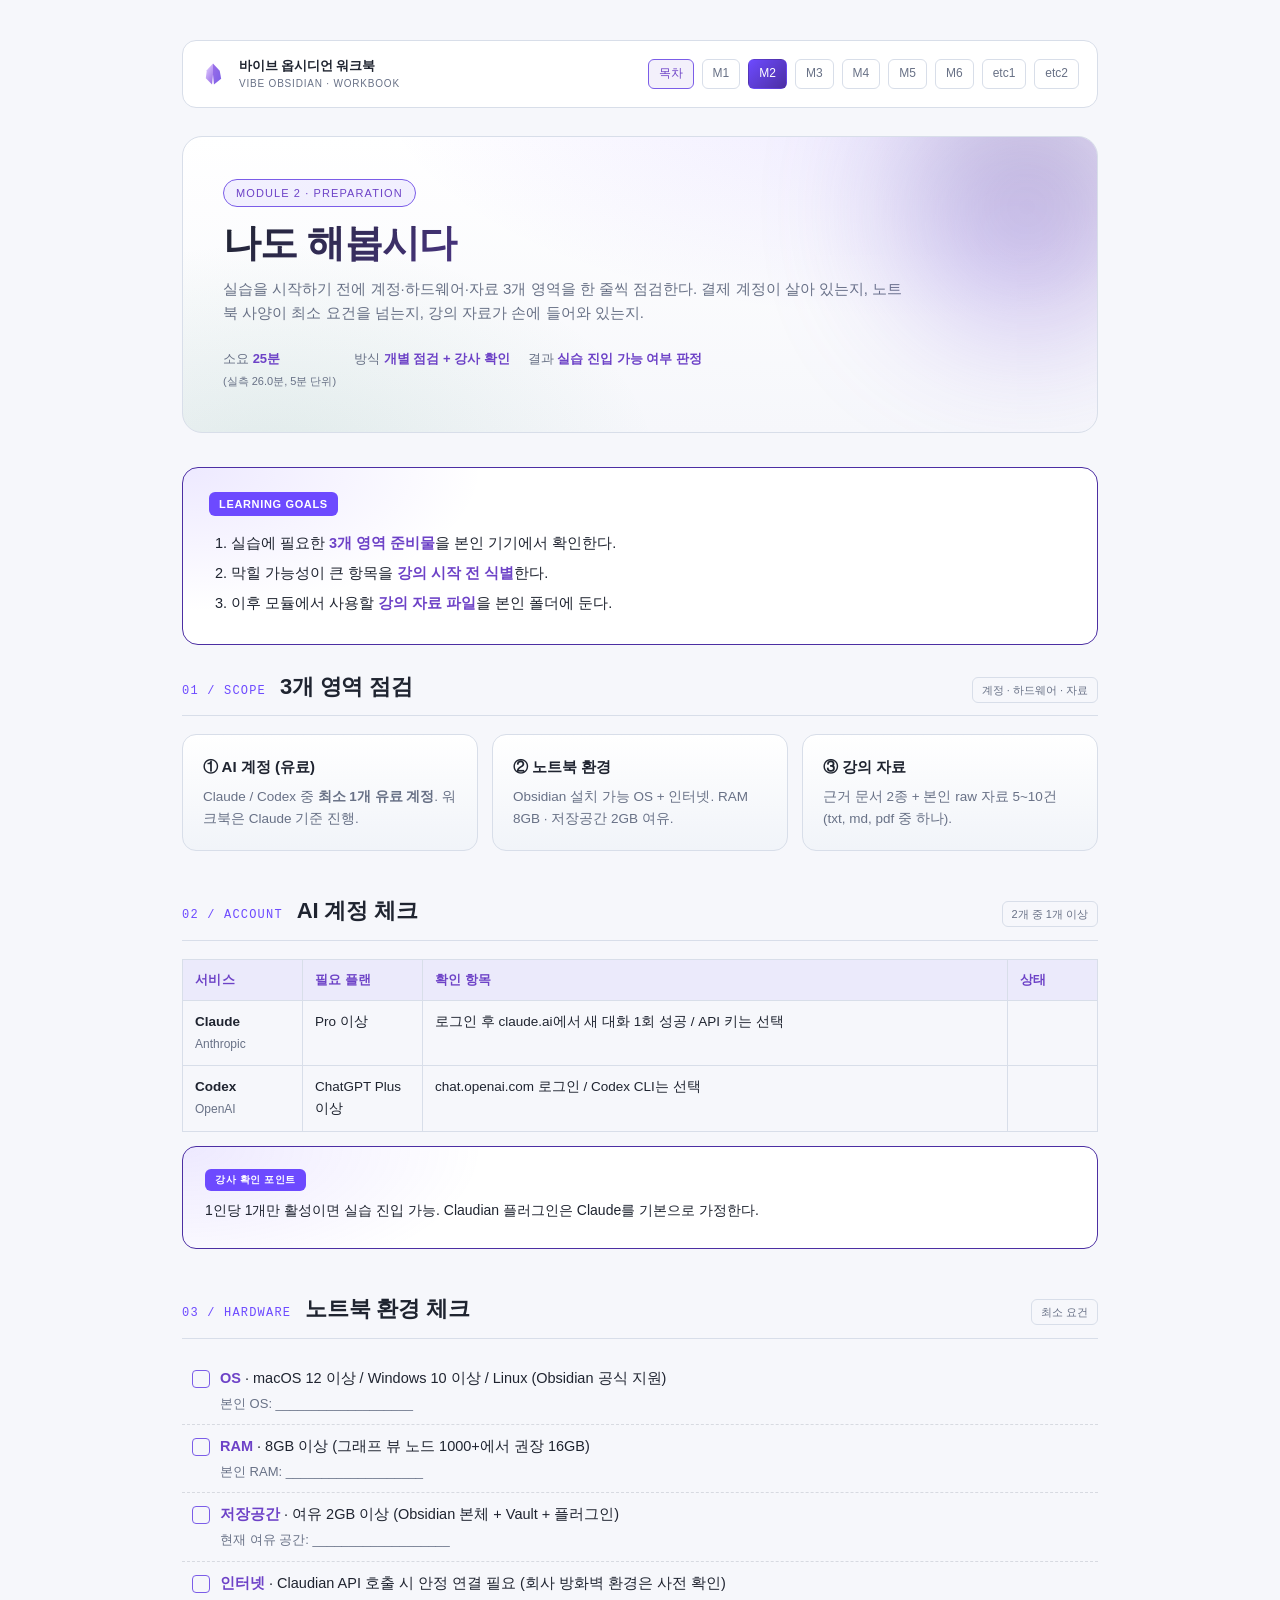
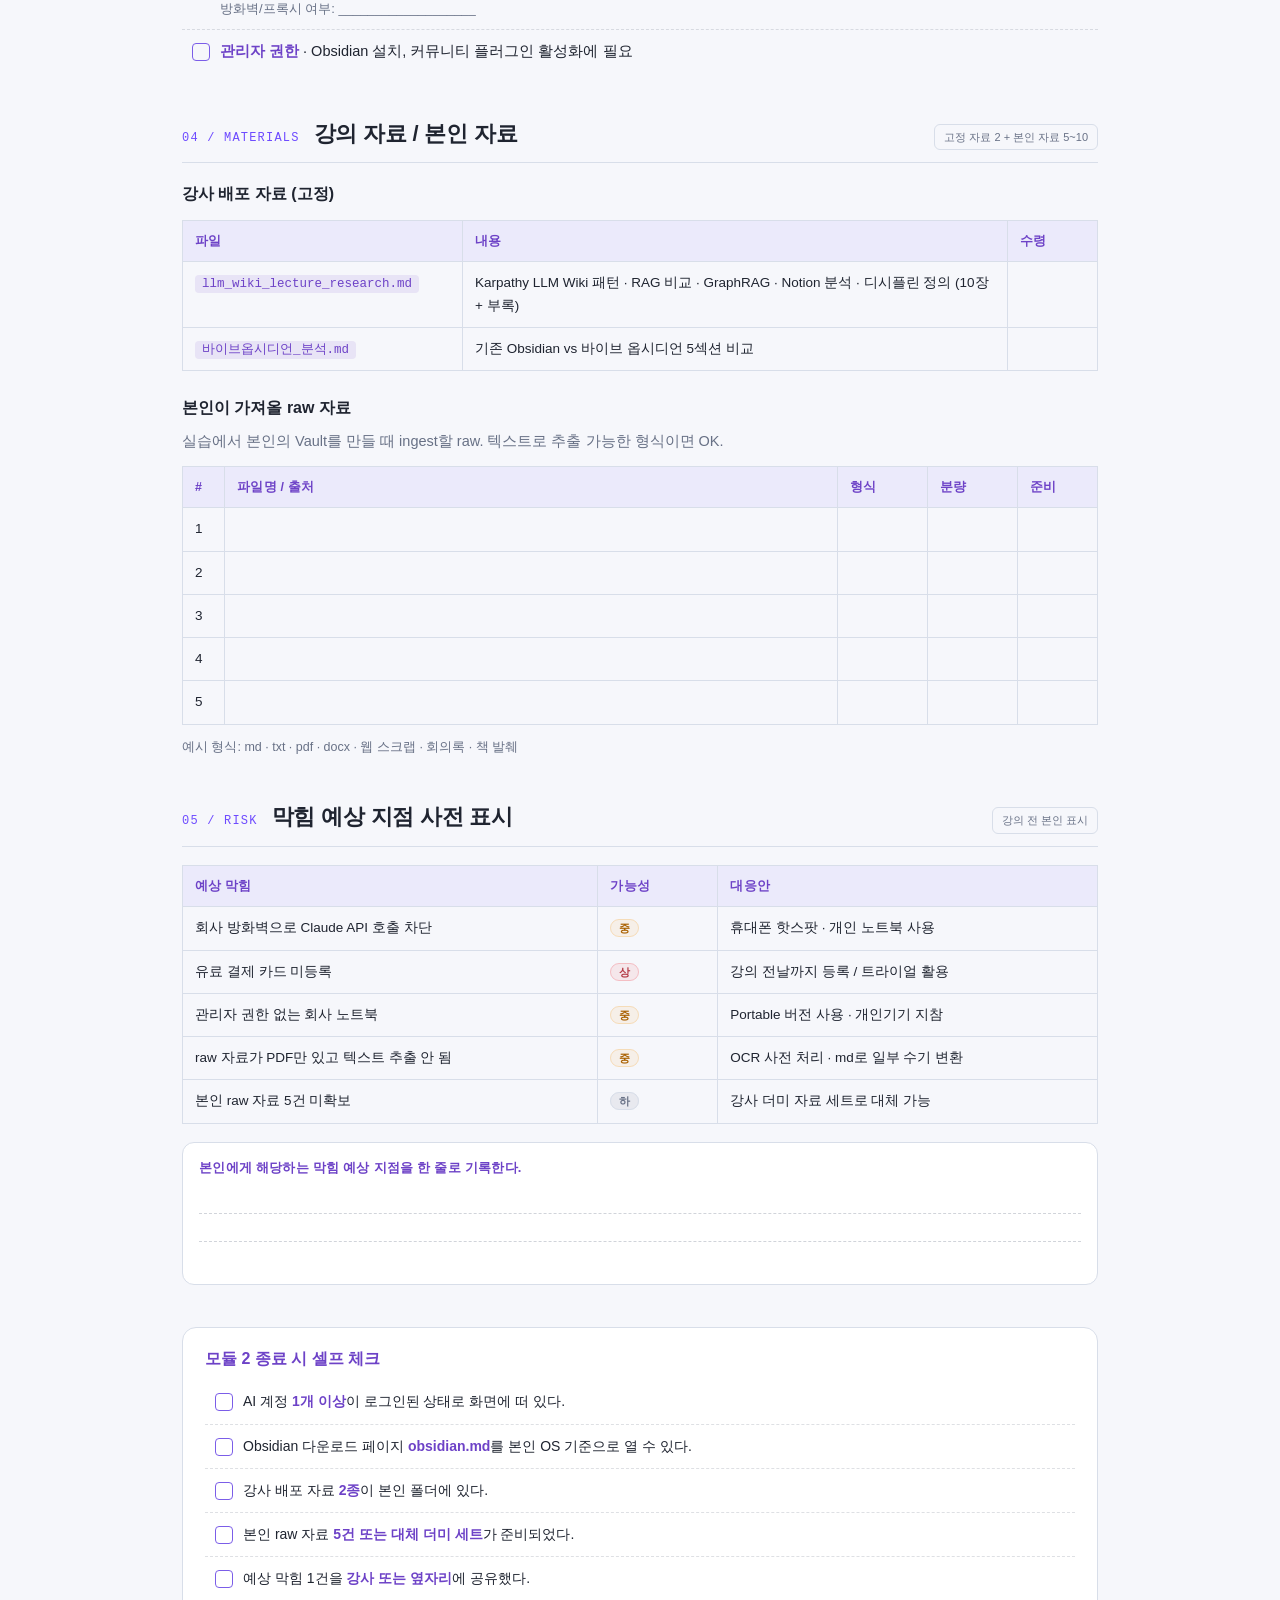
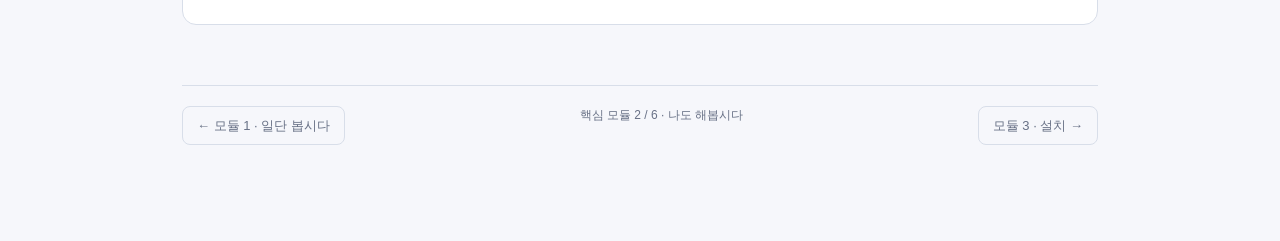
<file: workbook/module2.html>
<!DOCTYPE html>
<html lang="ko">
<head>
<meta charset="UTF-8">
<meta name="viewport" content="width=device-width, initial-scale=1.0">
<title>모듈 2 · 나도 해봅시다 — 바이브 옵시디언 워크북</title>
<link rel="icon" href="data:image/svg+xml;utf8,<svg xmlns='http://www.w3.org/2000/svg' viewBox='0 0 100 100'><path d='M50 8 L25 35 L22 70 L48 92 L50 50 Z' fill='%23B48EFF'/><path d='M50 8 L78 38 L82 68 L52 92 L50 50 Z' fill='%236B3FA0'/></svg>">
<style>
/* 바이브 옵시디언 워크북 공통 스타일 */
:root{
  --bg:#F6F7FB;
  --bg-card:#FFFFFF;
  --bg-card-2:#F1F4F9;
  --line:#D8DEE9;
  --purple-1:#6D42C7;
  --purple-2:#6D4AFF;
  --purple-3:#7B5DE8;
  --purple-4:#4C2FA3;
  --purple-deep:#312060;
  --text:#1F2430;
  --text-mute:#687186;
  --accent:#7B5DE8;
  --good:#23825A;
  --warn:#A96000;
  --bad:#B43A46;
  --ink:#D8D2E8; /* 빈칸 라인 */
}
*{box-sizing:border-box;margin:0;padding:0}
html,body{background:var(--bg);color:var(--text);font-family:"Pretendard","Apple SD Gothic Neo","Noto Sans KR",-apple-system,sans-serif;line-height:1.65;font-feature-settings:"tnum"}
html{scroll-behavior:smooth}
a{color:var(--purple-1);text-decoration:none}

.wb-wrap{max-width:980px;margin:0 auto;padding:40px 32px 96px}

/* 상단 네비 */
.wb-nav{display:flex;align-items:center;gap:14px;padding:14px 18px;border:1px solid var(--line);background:var(--bg-card);border-radius:14px;margin-bottom:28px;font-size:13px;color:var(--text-mute)}
.wb-nav svg{width:24px;height:24px;flex-shrink:0}
.wb-nav .brand{font-weight:700;color:var(--text);letter-spacing:-0.01em}
.wb-nav .brand small{display:block;font-size:10px;color:var(--text-mute);font-weight:500;letter-spacing:0.08em}
.wb-nav .pages{margin-left:auto;display:flex;gap:8px;flex-wrap:wrap}
.wb-nav .pages a{padding:4px 10px;border:1px solid var(--line);border-radius:6px;color:var(--text-mute);font-size:12px}
.wb-nav .pages a:hover{border-color:var(--purple-3);color:var(--purple-1)}
.wb-nav .pages a.cur{background:linear-gradient(135deg,var(--purple-2),var(--purple-4));color:#fff;border-color:transparent}
.wb-nav .pages a.hub{background:rgba(109,66,199,0.08);color:var(--purple-1);border-color:var(--purple-3)}

/* 표지 (모듈 헤더) */
.m-cover{
  position:relative;
  background:radial-gradient(900px 400px at 80% -20%,rgba(109,74,255,0.12),transparent 60%),
             radial-gradient(700px 400px at 10% 110%,rgba(35,130,90,0.10),transparent 55%),
             linear-gradient(180deg,#FFFFFF 0%,#F6F7FB 100%);
  border:1px solid var(--line);border-radius:20px;
  padding:42px 40px;overflow:hidden;margin-bottom:34px;
}
.m-cover::before{
  content:"";position:absolute;right:-60px;top:-60px;width:260px;height:260px;
  background:conic-gradient(from 120deg,#6D42C7,#7B5DE8,#312060,#6D42C7);
  filter:blur(70px);opacity:0.35;border-radius:50%;
}
.m-cover .badge{display:inline-block;padding:4px 12px;border:1px solid var(--purple-3);border-radius:999px;color:var(--purple-1);font-size:11px;letter-spacing:0.1em;text-transform:uppercase;background:rgba(109,74,255,0.08);margin-bottom:14px}
.m-cover h1{font-size:38px;font-weight:800;letter-spacing:-0.02em;background:linear-gradient(135deg,#1F2430 0%,#6D42C7 60%,#6D4AFF 100%);-webkit-background-clip:text;background-clip:text;color:transparent;line-height:1.2;margin-bottom:10px}
.m-cover .desc{color:var(--text-mute);font-size:15px;max-width:680px}
.m-cover .meta{margin-top:22px;display:flex;gap:18px;flex-wrap:wrap;color:var(--text-mute);font-size:13px;position:relative;z-index:1}
.m-cover .meta b{color:var(--purple-1);font-weight:600}

/* 섹션 헤더 */
section{margin-bottom:42px}
.sec-head{display:flex;align-items:baseline;gap:14px;margin-bottom:18px;padding-bottom:10px;border-bottom:1px solid var(--line)}
.sec-num{font-family:"JetBrains Mono",monospace;color:var(--purple-2);font-size:12px;letter-spacing:0.1em}
.sec-head h2{font-size:22px;font-weight:700;letter-spacing:-0.01em}
.sec-head .tag{margin-left:auto;font-size:11px;color:var(--text-mute);padding:3px 9px;border:1px solid var(--line);border-radius:6px}

h3{font-size:16px;font-weight:600;margin:16px 0 8px}
h4{font-size:14px;font-weight:600;margin:10px 0 5px;color:var(--purple-1)}
p{color:var(--text);margin-bottom:8px;font-size:14.5px}
.mute{color:var(--text-mute)}
ul.dot{padding-left:20px}
ul.dot li{margin:4px 0;font-size:14px;color:var(--text)}

/* 카드 그리드 */
.grid{display:grid;gap:14px}
.grid-2{grid-template-columns:repeat(2,1fr)}
.grid-3{grid-template-columns:repeat(3,1fr)}
@media(max-width:760px){.grid-2,.grid-3{grid-template-columns:1fr}}

.card{background:linear-gradient(180deg,var(--bg-card),var(--bg-card-2));border:1px solid var(--line);border-radius:14px;padding:20px}
.card .ttl{font-size:15px;font-weight:600;margin-bottom:6px;color:var(--text)}
.card .body{color:var(--text-mute);font-size:13.5px;line-height:1.65}

/* 학습 목표 박스 */
.goals{
  background:radial-gradient(500px 240px at 0% 0%,rgba(109,74,255,0.12),transparent 60%),var(--bg-card);
  border:1px solid var(--purple-4);border-radius:16px;padding:22px 26px;margin-bottom:24px;
}
.goals .lbl{display:inline-block;background:var(--purple-2);color:#fff;font-size:11px;font-weight:700;padding:3px 10px;border-radius:6px;letter-spacing:0.06em;margin-bottom:10px}
.goals ol{padding-left:22px}
.goals ol li{margin:6px 0;color:var(--text);font-size:14.5px}
.goals ol li b{color:var(--purple-1)}

/* 체크박스 리스트 (수강생용) */
.check{list-style:none;padding:0;margin:6px 0}
.check li{
  padding:10px 12px 10px 38px;position:relative;border-bottom:1px dashed rgba(104,113,134,0.22);
  font-size:14.5px;color:var(--text);
}
.check li:last-child{border-bottom:none}
.check li::before{
  content:"";position:absolute;left:10px;top:13px;width:16px;height:16px;
  border:1.5px solid var(--purple-3);border-radius:4px;background:transparent;
}
.check li b{color:var(--purple-1)}
.check li .mt{display:block;color:var(--text-mute);font-size:13px;margin-top:2px}

/* 단계 박스 */
.step{
  background:var(--bg-card);border:1px solid var(--line);border-radius:14px;
  padding:18px 20px;margin:12px 0;position:relative;padding-left:64px;
}
.step::before{
  content:counter(step-counter);counter-increment:step-counter;
  position:absolute;left:18px;top:18px;
  width:30px;height:30px;border-radius:8px;
  background:linear-gradient(135deg,var(--purple-2),var(--purple-4));
  display:flex;align-items:center;justify-content:center;font-weight:800;font-size:14px;color:#fff;
}
.step-list{counter-reset:step-counter;list-style:none;padding:0}
.step .ttl{font-size:15px;font-weight:600;margin-bottom:4px;color:var(--text)}
.step .body{font-size:13.5px;color:var(--text-mute);line-height:1.65}
.step .body code{background:rgba(109,66,199,0.10);color:var(--purple-1);padding:2px 6px;border-radius:4px;font-size:12.5px;font-family:"JetBrains Mono",monospace}

/* 빈칸 작성 영역 */
.fill{
  background:var(--bg-card);border:1px solid var(--line);border-radius:12px;
  padding:14px 16px;margin:10px 0;
}
.fill .q{color:var(--purple-1);font-size:13px;font-weight:600;margin-bottom:8px;letter-spacing:0.02em}
.fill .lines{display:block}
.fill .lines span{
  display:block;height:24px;border-bottom:1px dashed rgba(104,113,134,0.30);
}
.fill .lines span:last-child{border-bottom:none}
.fill.short .lines span{height:24px}
.fill.tall .lines span{height:28px}

/* 워크시트 표 */
table.ws{width:100%;border-collapse:collapse;font-size:13.5px;margin:12px 0}
table.ws th,table.ws td{padding:10px 12px;text-align:left;border:1px solid var(--line);vertical-align:top}
table.ws th{background:rgba(109,74,255,0.08);color:var(--purple-1);font-weight:600;font-size:12.5px;letter-spacing:0.02em}
table.ws td.blank{height:38px;background:repeating-linear-gradient(transparent 0,transparent 22px,rgba(104,113,134,0.18) 23px,rgba(104,113,134,0.18) 24px)}
table.ws td.fill-sm{height:32px}
table.ws td.fill-md{height:56px}
table.ws td.fill-lg{height:88px}
table.ws td .ex{display:block;color:var(--text-mute);font-size:12px;margin-top:2px}

/* 강사 시연 박스 / 데모 박스 */
.demo{
  background:linear-gradient(180deg,rgba(109,74,255,0.08),rgba(109,74,255,0.02));
  border-left:3px solid var(--purple-2);
  padding:16px 18px 16px 20px;border-radius:0 12px 12px 0;
  margin:14px 0;
}
.demo .lbl{display:inline-block;font-size:10px;font-weight:700;color:var(--purple-1);letter-spacing:0.12em;text-transform:uppercase;margin-bottom:6px}
.demo .desc{font-size:14px;color:var(--text)}

/* 콜아웃 */
.callout{
  background:radial-gradient(500px 240px at 0% 0%,rgba(109,74,255,0.12),transparent 60%),var(--bg-card);
  border:1px solid var(--purple-4);border-radius:14px;padding:18px 22px;margin:14px 0;
}
.callout .lbl{display:inline-block;background:var(--purple-2);color:#fff;font-size:10px;font-weight:700;padding:3px 10px;border-radius:6px;letter-spacing:0.06em;margin-bottom:8px}
.callout p{font-size:14px;color:var(--text)}

/* 코드 박스 */
pre.code{
  background:#F8FAFC;border:1px solid var(--line);border-radius:10px;
  padding:14px 16px;color:#293241;font-size:12.5px;line-height:1.6;
  font-family:"JetBrains Mono","SF Mono",monospace;overflow-x:auto;margin:10px 0;
}
pre.code .hl{color:var(--purple-1)}
pre.code .mute{color:var(--text-mute)}
code.inline{background:rgba(109,66,199,0.10);color:var(--purple-1);padding:2px 7px;border-radius:4px;font-size:12.5px;font-family:"JetBrains Mono",monospace}

/* 그래프 더미 (SVG 컨테이너) */
.gview{background:#F8FAFC;border:1px solid var(--line);border-radius:12px;padding:18px;margin:12px 0;text-align:center}
.gview svg{max-width:100%;height:auto}
.gview .cap{display:block;font-size:12px;color:var(--text-mute);margin-top:8px}

/* 시간 표시 라벨 */
.dur-tag{display:inline-block;padding:3px 10px;font-size:11px;color:var(--purple-1);border:1px solid var(--purple-3);border-radius:999px;background:rgba(109,74,255,0.06)}

/* 풋터 */
.wb-foot{margin-top:60px;padding-top:20px;border-top:1px solid var(--line);color:var(--text-mute);font-size:12px;display:flex;justify-content:space-between;flex-wrap:wrap;gap:10px}
.wb-foot .nav-prev,.wb-foot .nav-next{padding:8px 14px;border:1px solid var(--line);border-radius:8px;color:var(--text-mute);font-size:13px}
.wb-foot .nav-prev:hover,.wb-foot .nav-next:hover{border-color:var(--purple-3);color:var(--purple-1)}

/* 셀프 체크 박스 */
.self{
  background:var(--bg-card);border:1px solid var(--line);border-radius:14px;padding:18px 22px;margin-top:24px;
}
.self h3{margin-top:0;color:var(--purple-1)}
.self ul.check li{font-size:14px}

/* 메모 영역 (큰 빈칸) */
.memo{
  background:var(--bg-card);border:1px solid var(--line);border-radius:12px;
  padding:16px;margin:12px 0;min-height:120px;
  background-image:repeating-linear-gradient(transparent 0,transparent 26px,rgba(104,113,134,0.18) 27px,rgba(104,113,134,0.18) 28px);
  background-position:0 32px;
}
.memo .q{color:var(--purple-1);font-size:13px;font-weight:600;margin-bottom:10px}

/* 인쇄용 */
@media print{
  html,body{background:#fff;color:#111}
  .wb-nav{display:none}
  .m-cover{background:#fff;border:1px solid #ccc}
  .m-cover h1{color:#333;-webkit-text-fill-color:#333}
  section{page-break-inside:avoid}
}

</style>
</head>
<body>

<div class="wb-wrap">

<nav class="wb-nav">
  <svg viewBox="0 0 100 100" xmlns="http://www.w3.org/2000/svg" aria-hidden="true">
    <defs>
      <linearGradient id="lg1" x1="20%" y1="0%" x2="80%" y2="100%"><stop offset="0%" stop-color="#E0CCFF"/><stop offset="100%" stop-color="#9B6FE8"/></linearGradient>
      <linearGradient id="lg2" x1="0%" y1="0%" x2="100%" y2="100%"><stop offset="0%" stop-color="#9B6FE8"/><stop offset="100%" stop-color="#7B5DE8"/></linearGradient>
    </defs>
    <path d="M50 6 L24 34 L20 68 L46 94 L50 52 Z" fill="url(#lg1)"/>
    <path d="M50 6 L78 36 L84 70 L54 94 L50 52 Z" fill="url(#lg2)"/>
  </svg>
  <div class="brand">바이브 옵시디언 워크북<small>VIBE OBSIDIAN · WORKBOOK</small></div>
  <div class="pages">
    <a href="index.html" class="hub">목차</a>
    <a href="module1.html">M1</a>
    <a href="module2.html" class="cur">M2</a>
    <a href="module3.html">M3</a>
    <a href="module4.html">M4</a>
    <a href="module7.html">M5</a>
    <a href="module6.html">M6</a>
    <a href="module5.html">etc1</a>
    <a href="etc2.html">etc2</a>
  </div>
</nav>

<!-- 표지 -->
<div class="m-cover">
  <span class="badge">Module 2 · Preparation</span>
  <h1>나도 해봅시다</h1>
  <p class="desc">실습을 시작하기 전에 계정·하드웨어·자료 3개 영역을 한 줄씩 점검한다. 결제 계정이 살아 있는지, 노트북 사양이 최소 요건을 넘는지, 강의 자료가 손에 들어와 있는지.</p>
  <div class="meta">
    <span>소요 <b>25분</b><small style="color:var(--text-mute);font-size:11px;display:block;margin-top:2px">(실측 26.0분, 5분 단위)</small></span>
    <span>방식 <b>개별 점검 + 강사 확인</b></span>
    <span>결과 <b>실습 진입 가능 여부 판정</b></span>
  </div>
</div>

<!-- 학습 목표 -->
<div class="goals">
  <span class="lbl">LEARNING GOALS</span>
  <ol>
    <li>실습에 필요한 <b>3개 영역 준비물</b>을 본인 기기에서 확인한다.</li>
    <li>막힐 가능성이 큰 항목을 <b>강의 시작 전 식별</b>한다.</li>
    <li>이후 모듈에서 사용할 <b>강의 자료 파일</b>을 본인 폴더에 둔다.</li>
  </ol>
</div>

<!-- 1. 준비물 3개 영역 개요 -->
<section>
  <div class="sec-head">
    <span class="sec-num">01 / SCOPE</span>
    <h2>3개 영역 점검</h2>
    <span class="tag">계정 · 하드웨어 · 자료</span>
  </div>

  <div class="grid grid-3">
    <div class="card">
      <div class="ttl">① AI 계정 (유료)</div>
      <div class="body">Claude / Codex 중 <b>최소 1개 유료 계정</b>. 워크북은 Claude 기준 진행.</div>
    </div>
    <div class="card">
      <div class="ttl">② 노트북 환경</div>
      <div class="body">Obsidian 설치 가능 OS + 인터넷. RAM 8GB · 저장공간 2GB 여유.</div>
    </div>
    <div class="card">
      <div class="ttl">③ 강의 자료</div>
      <div class="body">근거 문서 2종 + 본인 raw 자료 5~10건 (txt, md, pdf 중 하나).</div>
    </div>
  </div>
</section>

<!-- 2. 계정 체크리스트 -->
<section>
  <div class="sec-head">
    <span class="sec-num">02 / ACCOUNT</span>
    <h2>AI 계정 체크</h2>
    <span class="tag">2개 중 1개 이상</span>
  </div>

  <table class="ws">
    <thead>
      <tr><th style="width:120px">서비스</th><th style="width:120px">필요 플랜</th><th>확인 항목</th><th style="width:90px">상태</th></tr>
    </thead>
    <tbody>
      <tr>
        <td><b>Claude</b><span class="ex">Anthropic</span></td>
        <td>Pro 이상</td>
        <td>로그인 후 claude.ai에서 새 대화 1회 성공 / API 키는 선택</td>
        <td class="fill-sm"></td>
      </tr>
      <tr>
        <td><b>Codex</b><span class="ex">OpenAI</span></td>
        <td>ChatGPT Plus 이상</td>
        <td>chat.openai.com 로그인 / Codex CLI는 선택</td>
        <td class="fill-sm"></td>
      </tr>
    </tbody>
  </table>

  <div class="callout">
    <span class="lbl">강사 확인 포인트</span>
    <p>1인당 1개만 활성이면 실습 진입 가능. Claudian 플러그인은 Claude를 기본으로 가정한다.</p>
  </div>
</section>

<!-- 3. 노트북 환경 체크 -->
<section>
  <div class="sec-head">
    <span class="sec-num">03 / HARDWARE</span>
    <h2>노트북 환경 체크</h2>
    <span class="tag">최소 요건</span>
  </div>

  <ul class="check">
    <li><b>OS</b> · macOS 12 이상 / Windows 10 이상 / Linux (Obsidian 공식 지원)
      <span class="mt">본인 OS: ___________________</span></li>
    <li><b>RAM</b> · 8GB 이상 (그래프 뷰 노드 1000+에서 권장 16GB)
      <span class="mt">본인 RAM: ___________________</span></li>
    <li><b>저장공간</b> · 여유 2GB 이상 (Obsidian 본체 + Vault + 플러그인)
      <span class="mt">현재 여유 공간: ___________________</span></li>
    <li><b>인터넷</b> · Claudian API 호출 시 안정 연결 필요 (회사 방화벽 환경은 사전 확인)
      <span class="mt">방화벽/프록시 여부: ___________________</span></li>
    <li><b>관리자 권한</b> · Obsidian 설치, 커뮤니티 플러그인 활성화에 필요</li>
  </ul>
</section>

<!-- 4. 강의 자료 체크 -->
<section>
  <div class="sec-head">
    <span class="sec-num">04 / MATERIALS</span>
    <h2>강의 자료 / 본인 자료</h2>
    <span class="tag">고정 자료 2 + 본인 자료 5~10</span>
  </div>

  <h3>강사 배포 자료 (고정)</h3>
  <table class="ws">
    <thead>
      <tr><th style="width:280px">파일</th><th>내용</th><th style="width:90px">수령</th></tr>
    </thead>
    <tbody>
      <tr>
        <td><code class="inline">llm_wiki_lecture_research.md</code></td>
        <td>Karpathy LLM Wiki 패턴 · RAG 비교 · GraphRAG · Notion 분석 · 디시플린 정의 (10장 + 부록)</td>
        <td class="fill-sm"></td>
      </tr>
      <tr>
        <td><code class="inline">바이브옵시디언_분석.md</code></td>
        <td>기존 Obsidian vs 바이브 옵시디언 5섹션 비교</td>
        <td class="fill-sm"></td>
      </tr>
    </tbody>
  </table>

  <h3 style="margin-top:24px">본인이 가져올 raw 자료</h3>
  <p class="mute">실습에서 본인의 Vault를 만들 때 ingest할 raw. 텍스트로 추출 가능한 형식이면 OK.</p>
  <table class="ws">
    <thead>
      <tr><th style="width:42px">#</th><th>파일명 / 출처</th><th style="width:90px">형식</th><th style="width:90px">분량</th><th style="width:80px">준비</th></tr>
    </thead>
    <tbody>
      <tr><td class="center">1</td><td class="fill-sm"></td><td class="fill-sm"></td><td class="fill-sm"></td><td class="fill-sm"></td></tr>
      <tr><td class="center">2</td><td class="fill-sm"></td><td class="fill-sm"></td><td class="fill-sm"></td><td class="fill-sm"></td></tr>
      <tr><td class="center">3</td><td class="fill-sm"></td><td class="fill-sm"></td><td class="fill-sm"></td><td class="fill-sm"></td></tr>
      <tr><td class="center">4</td><td class="fill-sm"></td><td class="fill-sm"></td><td class="fill-sm"></td><td class="fill-sm"></td></tr>
      <tr><td class="center">5</td><td class="fill-sm"></td><td class="fill-sm"></td><td class="fill-sm"></td><td class="fill-sm"></td></tr>
    </tbody>
  </table>
  <p class="mute" style="font-size:12.5px;margin-top:8px">예시 형식: md · txt · pdf · docx · 웹 스크랩 · 회의록 · 책 발췌</p>
</section>

<!-- 5. 막힘 예상 지점 -->
<section>
  <div class="sec-head">
    <span class="sec-num">05 / RISK</span>
    <h2>막힘 예상 지점 사전 표시</h2>
    <span class="tag">강의 전 본인 표시</span>
  </div>

  <table class="ws">
    <thead>
      <tr><th>예상 막힘</th><th style="width:120px">가능성</th><th>대응안</th></tr>
    </thead>
    <tbody>
      <tr><td>회사 방화벽으로 Claude API 호출 차단</td><td><span class="pill pill-warn" style="padding:2px 8px;border-radius:999px;font-size:11px;font-weight:600;background:rgba(244,184,96,0.12);color:#A96000;border:1px solid rgba(244,184,96,0.35)">중</span></td><td>휴대폰 핫스팟 · 개인 노트북 사용</td></tr>
      <tr><td>유료 결제 카드 미등록</td><td><span class="pill pill-bad" style="padding:2px 8px;border-radius:999px;font-size:11px;font-weight:600;background:rgba(240,113,120,0.12);color:#B43A46;border:1px solid rgba(240,113,120,0.35)">상</span></td><td>강의 전날까지 등록 / 트라이얼 활용</td></tr>
      <tr><td>관리자 권한 없는 회사 노트북</td><td><span class="pill pill-warn" style="padding:2px 8px;border-radius:999px;font-size:11px;font-weight:600;background:rgba(244,184,96,0.12);color:#A96000;border:1px solid rgba(244,184,96,0.35)">중</span></td><td>Portable 버전 사용 · 개인기기 지참</td></tr>
      <tr><td>raw 자료가 PDF만 있고 텍스트 추출 안 됨</td><td><span class="pill pill-warn" style="padding:2px 8px;border-radius:999px;font-size:11px;font-weight:600;background:rgba(244,184,96,0.12);color:#A96000;border:1px solid rgba(244,184,96,0.35)">중</span></td><td>OCR 사전 처리 · md로 일부 수기 변환</td></tr>
      <tr><td>본인 raw 자료 5건 미확보</td><td><span class="pill pill-muted" style="padding:2px 8px;border-radius:999px;font-size:11px;font-weight:600;background:rgba(104,113,134,0.10);color:#687186;border:1px solid #D8DEE9">하</span></td><td>강사 더미 자료 세트로 대체 가능</td></tr>
    </tbody>
  </table>

  <div class="fill tall" style="margin-top:18px">
    <div class="q">본인에게 해당하는 막힘 예상 지점을 한 줄로 기록한다.</div>
    <div class="lines"><span></span><span></span><span></span></div>
  </div>
</section>

<!-- 셀프 체크 -->
<div class="self">
  <h3>모듈 2 종료 시 셀프 체크</h3>
  <ul class="check">
    <li>AI 계정 <b>1개 이상</b>이 로그인된 상태로 화면에 떠 있다.</li>
    <li>Obsidian 다운로드 페이지 <b>obsidian.md</b>를 본인 OS 기준으로 열 수 있다.</li>
    <li>강사 배포 자료 <b>2종</b>이 본인 폴더에 있다.</li>
    <li>본인 raw 자료 <b>5건 또는 대체 더미 세트</b>가 준비되었다.</li>
    <li>예상 막힘 1건을 <b>강사 또는 옆자리</b>에 공유했다.</li>
  </ul>
</div>

<div class="wb-foot">
  <a class="nav-prev" href="module1.html">← 모듈 1 · 일단 봅시다</a>
  <span>핵심 모듈 2 / 6 · 나도 해봅시다</span>
  <a class="nav-next" href="module3.html">모듈 3 · 설치 →</a>
</div>

</div>
</body>
</html>
</file>
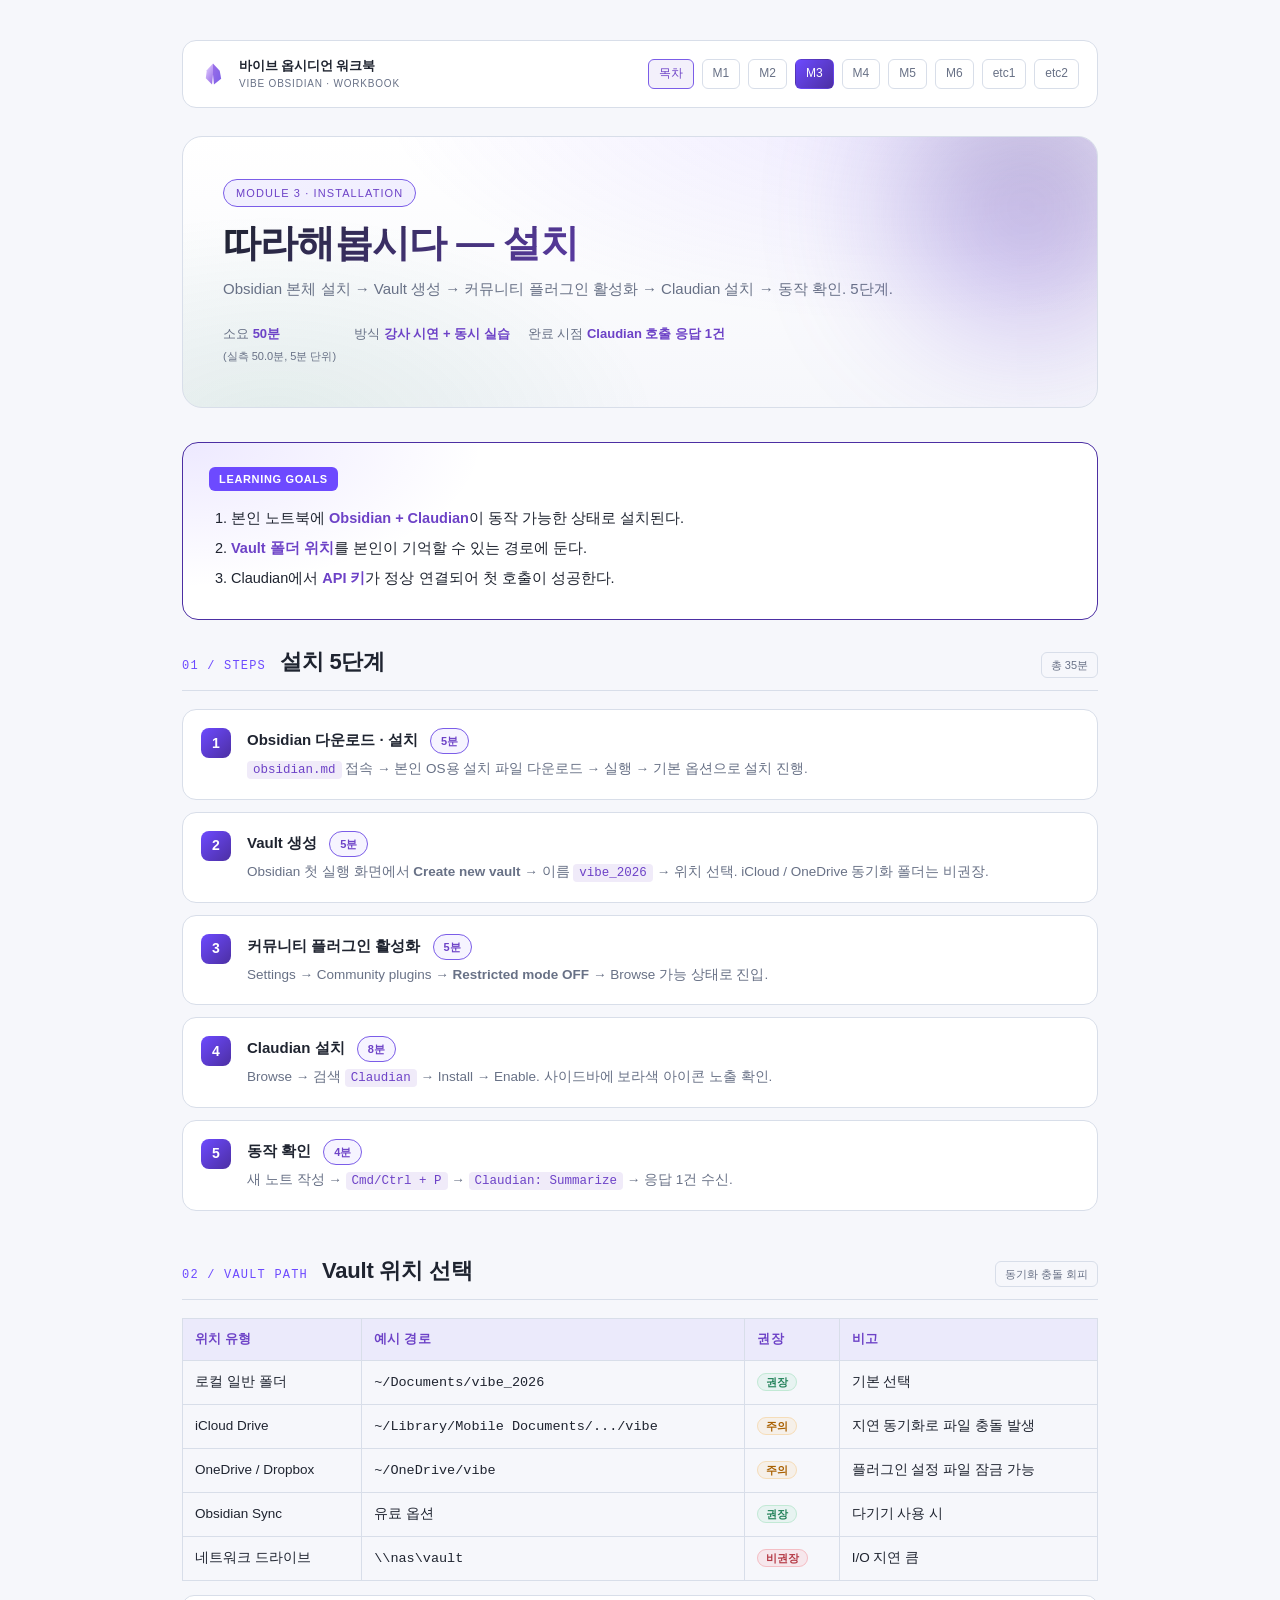
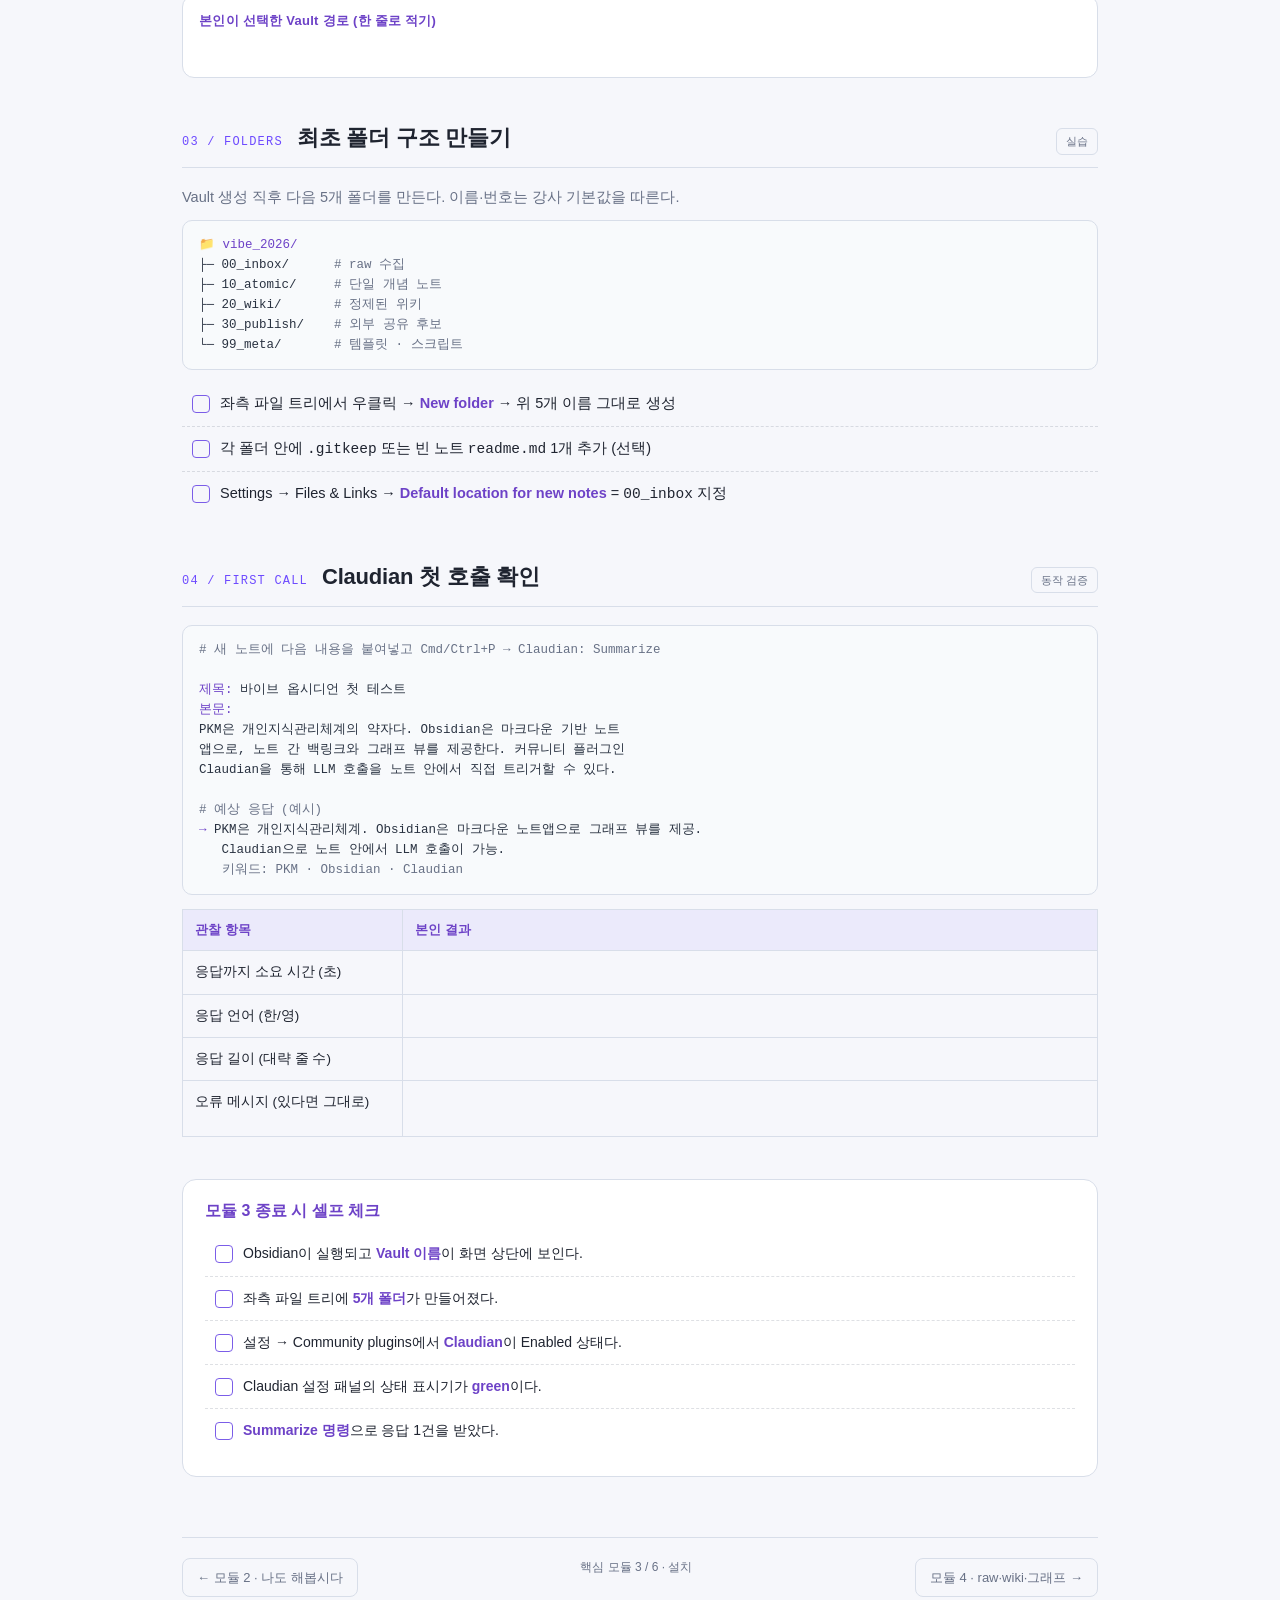
<file: workbook/module3.html>
<!DOCTYPE html>
<html lang="ko">
<head>
<meta charset="UTF-8">
<meta name="viewport" content="width=device-width, initial-scale=1.0">
<title>모듈 3 · 설치 — 바이브 옵시디언 워크북</title>
<link rel="icon" href="data:image/svg+xml;utf8,<svg xmlns='http://www.w3.org/2000/svg' viewBox='0 0 100 100'><path d='M50 8 L25 35 L22 70 L48 92 L50 50 Z' fill='%23B48EFF'/><path d='M50 8 L78 38 L82 68 L52 92 L50 50 Z' fill='%236B3FA0'/></svg>">
<style>
/* 바이브 옵시디언 워크북 공통 스타일 */
:root{
  --bg:#F6F7FB;
  --bg-card:#FFFFFF;
  --bg-card-2:#F1F4F9;
  --line:#D8DEE9;
  --purple-1:#6D42C7;
  --purple-2:#6D4AFF;
  --purple-3:#7B5DE8;
  --purple-4:#4C2FA3;
  --purple-deep:#312060;
  --text:#1F2430;
  --text-mute:#687186;
  --accent:#7B5DE8;
  --good:#23825A;
  --warn:#A96000;
  --bad:#B43A46;
  --ink:#D8D2E8; /* 빈칸 라인 */
}
*{box-sizing:border-box;margin:0;padding:0}
html,body{background:var(--bg);color:var(--text);font-family:"Pretendard","Apple SD Gothic Neo","Noto Sans KR",-apple-system,sans-serif;line-height:1.65;font-feature-settings:"tnum"}
html{scroll-behavior:smooth}
a{color:var(--purple-1);text-decoration:none}

.wb-wrap{max-width:980px;margin:0 auto;padding:40px 32px 96px}

/* 상단 네비 */
.wb-nav{display:flex;align-items:center;gap:14px;padding:14px 18px;border:1px solid var(--line);background:var(--bg-card);border-radius:14px;margin-bottom:28px;font-size:13px;color:var(--text-mute)}
.wb-nav svg{width:24px;height:24px;flex-shrink:0}
.wb-nav .brand{font-weight:700;color:var(--text);letter-spacing:-0.01em}
.wb-nav .brand small{display:block;font-size:10px;color:var(--text-mute);font-weight:500;letter-spacing:0.08em}
.wb-nav .pages{margin-left:auto;display:flex;gap:8px;flex-wrap:wrap}
.wb-nav .pages a{padding:4px 10px;border:1px solid var(--line);border-radius:6px;color:var(--text-mute);font-size:12px}
.wb-nav .pages a:hover{border-color:var(--purple-3);color:var(--purple-1)}
.wb-nav .pages a.cur{background:linear-gradient(135deg,var(--purple-2),var(--purple-4));color:#fff;border-color:transparent}
.wb-nav .pages a.hub{background:rgba(109,66,199,0.08);color:var(--purple-1);border-color:var(--purple-3)}

/* 표지 (모듈 헤더) */
.m-cover{
  position:relative;
  background:radial-gradient(900px 400px at 80% -20%,rgba(109,74,255,0.12),transparent 60%),
             radial-gradient(700px 400px at 10% 110%,rgba(35,130,90,0.10),transparent 55%),
             linear-gradient(180deg,#FFFFFF 0%,#F6F7FB 100%);
  border:1px solid var(--line);border-radius:20px;
  padding:42px 40px;overflow:hidden;margin-bottom:34px;
}
.m-cover::before{
  content:"";position:absolute;right:-60px;top:-60px;width:260px;height:260px;
  background:conic-gradient(from 120deg,#6D42C7,#7B5DE8,#312060,#6D42C7);
  filter:blur(70px);opacity:0.35;border-radius:50%;
}
.m-cover .badge{display:inline-block;padding:4px 12px;border:1px solid var(--purple-3);border-radius:999px;color:var(--purple-1);font-size:11px;letter-spacing:0.1em;text-transform:uppercase;background:rgba(109,74,255,0.08);margin-bottom:14px}
.m-cover h1{font-size:38px;font-weight:800;letter-spacing:-0.02em;background:linear-gradient(135deg,#1F2430 0%,#6D42C7 60%,#6D4AFF 100%);-webkit-background-clip:text;background-clip:text;color:transparent;line-height:1.2;margin-bottom:10px}
.m-cover .desc{color:var(--text-mute);font-size:15px;max-width:680px}
.m-cover .meta{margin-top:22px;display:flex;gap:18px;flex-wrap:wrap;color:var(--text-mute);font-size:13px;position:relative;z-index:1}
.m-cover .meta b{color:var(--purple-1);font-weight:600}

/* 섹션 헤더 */
section{margin-bottom:42px}
.sec-head{display:flex;align-items:baseline;gap:14px;margin-bottom:18px;padding-bottom:10px;border-bottom:1px solid var(--line)}
.sec-num{font-family:"JetBrains Mono",monospace;color:var(--purple-2);font-size:12px;letter-spacing:0.1em}
.sec-head h2{font-size:22px;font-weight:700;letter-spacing:-0.01em}
.sec-head .tag{margin-left:auto;font-size:11px;color:var(--text-mute);padding:3px 9px;border:1px solid var(--line);border-radius:6px}

h3{font-size:16px;font-weight:600;margin:16px 0 8px}
h4{font-size:14px;font-weight:600;margin:10px 0 5px;color:var(--purple-1)}
p{color:var(--text);margin-bottom:8px;font-size:14.5px}
.mute{color:var(--text-mute)}
ul.dot{padding-left:20px}
ul.dot li{margin:4px 0;font-size:14px;color:var(--text)}

/* 카드 그리드 */
.grid{display:grid;gap:14px}
.grid-2{grid-template-columns:repeat(2,1fr)}
.grid-3{grid-template-columns:repeat(3,1fr)}
@media(max-width:760px){.grid-2,.grid-3{grid-template-columns:1fr}}

.card{background:linear-gradient(180deg,var(--bg-card),var(--bg-card-2));border:1px solid var(--line);border-radius:14px;padding:20px}
.card .ttl{font-size:15px;font-weight:600;margin-bottom:6px;color:var(--text)}
.card .body{color:var(--text-mute);font-size:13.5px;line-height:1.65}

/* 학습 목표 박스 */
.goals{
  background:radial-gradient(500px 240px at 0% 0%,rgba(109,74,255,0.12),transparent 60%),var(--bg-card);
  border:1px solid var(--purple-4);border-radius:16px;padding:22px 26px;margin-bottom:24px;
}
.goals .lbl{display:inline-block;background:var(--purple-2);color:#fff;font-size:11px;font-weight:700;padding:3px 10px;border-radius:6px;letter-spacing:0.06em;margin-bottom:10px}
.goals ol{padding-left:22px}
.goals ol li{margin:6px 0;color:var(--text);font-size:14.5px}
.goals ol li b{color:var(--purple-1)}

/* 체크박스 리스트 (수강생용) */
.check{list-style:none;padding:0;margin:6px 0}
.check li{
  padding:10px 12px 10px 38px;position:relative;border-bottom:1px dashed rgba(104,113,134,0.22);
  font-size:14.5px;color:var(--text);
}
.check li:last-child{border-bottom:none}
.check li::before{
  content:"";position:absolute;left:10px;top:13px;width:16px;height:16px;
  border:1.5px solid var(--purple-3);border-radius:4px;background:transparent;
}
.check li b{color:var(--purple-1)}
.check li .mt{display:block;color:var(--text-mute);font-size:13px;margin-top:2px}

/* 단계 박스 */
.step{
  background:var(--bg-card);border:1px solid var(--line);border-radius:14px;
  padding:18px 20px;margin:12px 0;position:relative;padding-left:64px;
}
.step::before{
  content:counter(step-counter);counter-increment:step-counter;
  position:absolute;left:18px;top:18px;
  width:30px;height:30px;border-radius:8px;
  background:linear-gradient(135deg,var(--purple-2),var(--purple-4));
  display:flex;align-items:center;justify-content:center;font-weight:800;font-size:14px;color:#fff;
}
.step-list{counter-reset:step-counter;list-style:none;padding:0}
.step .ttl{font-size:15px;font-weight:600;margin-bottom:4px;color:var(--text)}
.step .body{font-size:13.5px;color:var(--text-mute);line-height:1.65}
.step .body code{background:rgba(109,66,199,0.10);color:var(--purple-1);padding:2px 6px;border-radius:4px;font-size:12.5px;font-family:"JetBrains Mono",monospace}

/* 빈칸 작성 영역 */
.fill{
  background:var(--bg-card);border:1px solid var(--line);border-radius:12px;
  padding:14px 16px;margin:10px 0;
}
.fill .q{color:var(--purple-1);font-size:13px;font-weight:600;margin-bottom:8px;letter-spacing:0.02em}
.fill .lines{display:block}
.fill .lines span{
  display:block;height:24px;border-bottom:1px dashed rgba(104,113,134,0.30);
}
.fill .lines span:last-child{border-bottom:none}
.fill.short .lines span{height:24px}
.fill.tall .lines span{height:28px}

/* 워크시트 표 */
table.ws{width:100%;border-collapse:collapse;font-size:13.5px;margin:12px 0}
table.ws th,table.ws td{padding:10px 12px;text-align:left;border:1px solid var(--line);vertical-align:top}
table.ws th{background:rgba(109,74,255,0.08);color:var(--purple-1);font-weight:600;font-size:12.5px;letter-spacing:0.02em}
table.ws td.blank{height:38px;background:repeating-linear-gradient(transparent 0,transparent 22px,rgba(104,113,134,0.18) 23px,rgba(104,113,134,0.18) 24px)}
table.ws td.fill-sm{height:32px}
table.ws td.fill-md{height:56px}
table.ws td.fill-lg{height:88px}
table.ws td .ex{display:block;color:var(--text-mute);font-size:12px;margin-top:2px}

/* 강사 시연 박스 / 데모 박스 */
.demo{
  background:linear-gradient(180deg,rgba(109,74,255,0.08),rgba(109,74,255,0.02));
  border-left:3px solid var(--purple-2);
  padding:16px 18px 16px 20px;border-radius:0 12px 12px 0;
  margin:14px 0;
}
.demo .lbl{display:inline-block;font-size:10px;font-weight:700;color:var(--purple-1);letter-spacing:0.12em;text-transform:uppercase;margin-bottom:6px}
.demo .desc{font-size:14px;color:var(--text)}

/* 콜아웃 */
.callout{
  background:radial-gradient(500px 240px at 0% 0%,rgba(109,74,255,0.12),transparent 60%),var(--bg-card);
  border:1px solid var(--purple-4);border-radius:14px;padding:18px 22px;margin:14px 0;
}
.callout .lbl{display:inline-block;background:var(--purple-2);color:#fff;font-size:10px;font-weight:700;padding:3px 10px;border-radius:6px;letter-spacing:0.06em;margin-bottom:8px}
.callout p{font-size:14px;color:var(--text)}

/* 코드 박스 */
pre.code{
  background:#F8FAFC;border:1px solid var(--line);border-radius:10px;
  padding:14px 16px;color:#293241;font-size:12.5px;line-height:1.6;
  font-family:"JetBrains Mono","SF Mono",monospace;overflow-x:auto;margin:10px 0;
}
pre.code .hl{color:var(--purple-1)}
pre.code .mute{color:var(--text-mute)}
code.inline{background:rgba(109,66,199,0.10);color:var(--purple-1);padding:2px 7px;border-radius:4px;font-size:12.5px;font-family:"JetBrains Mono",monospace}

/* 그래프 더미 (SVG 컨테이너) */
.gview{background:#F8FAFC;border:1px solid var(--line);border-radius:12px;padding:18px;margin:12px 0;text-align:center}
.gview svg{max-width:100%;height:auto}
.gview .cap{display:block;font-size:12px;color:var(--text-mute);margin-top:8px}

/* 시간 표시 라벨 */
.dur-tag{display:inline-block;padding:3px 10px;font-size:11px;color:var(--purple-1);border:1px solid var(--purple-3);border-radius:999px;background:rgba(109,74,255,0.06)}

/* 풋터 */
.wb-foot{margin-top:60px;padding-top:20px;border-top:1px solid var(--line);color:var(--text-mute);font-size:12px;display:flex;justify-content:space-between;flex-wrap:wrap;gap:10px}
.wb-foot .nav-prev,.wb-foot .nav-next{padding:8px 14px;border:1px solid var(--line);border-radius:8px;color:var(--text-mute);font-size:13px}
.wb-foot .nav-prev:hover,.wb-foot .nav-next:hover{border-color:var(--purple-3);color:var(--purple-1)}

/* 셀프 체크 박스 */
.self{
  background:var(--bg-card);border:1px solid var(--line);border-radius:14px;padding:18px 22px;margin-top:24px;
}
.self h3{margin-top:0;color:var(--purple-1)}
.self ul.check li{font-size:14px}

/* 메모 영역 (큰 빈칸) */
.memo{
  background:var(--bg-card);border:1px solid var(--line);border-radius:12px;
  padding:16px;margin:12px 0;min-height:120px;
  background-image:repeating-linear-gradient(transparent 0,transparent 26px,rgba(104,113,134,0.18) 27px,rgba(104,113,134,0.18) 28px);
  background-position:0 32px;
}
.memo .q{color:var(--purple-1);font-size:13px;font-weight:600;margin-bottom:10px}

/* 인쇄용 */
@media print{
  html,body{background:#fff;color:#111}
  .wb-nav{display:none}
  .m-cover{background:#fff;border:1px solid #ccc}
  .m-cover h1{color:#333;-webkit-text-fill-color:#333}
  section{page-break-inside:avoid}
}

</style>
</head>
<body>

<div class="wb-wrap">

<nav class="wb-nav">
  <svg viewBox="0 0 100 100" xmlns="http://www.w3.org/2000/svg" aria-hidden="true">
    <defs>
      <linearGradient id="lg1" x1="20%" y1="0%" x2="80%" y2="100%"><stop offset="0%" stop-color="#E0CCFF"/><stop offset="100%" stop-color="#9B6FE8"/></linearGradient>
      <linearGradient id="lg2" x1="0%" y1="0%" x2="100%" y2="100%"><stop offset="0%" stop-color="#9B6FE8"/><stop offset="100%" stop-color="#7B5DE8"/></linearGradient>
    </defs>
    <path d="M50 6 L24 34 L20 68 L46 94 L50 52 Z" fill="url(#lg1)"/>
    <path d="M50 6 L78 36 L84 70 L54 94 L50 52 Z" fill="url(#lg2)"/>
  </svg>
  <div class="brand">바이브 옵시디언 워크북<small>VIBE OBSIDIAN · WORKBOOK</small></div>
  <div class="pages">
    <a href="index.html" class="hub">목차</a>
    <a href="module1.html">M1</a>
    <a href="module2.html">M2</a>
    <a href="module3.html" class="cur">M3</a>
    <a href="module4.html">M4</a>
    <a href="module7.html">M5</a>
    <a href="module6.html">M6</a>
    <a href="module5.html">etc1</a>
    <a href="etc2.html">etc2</a>
  </div>
</nav>

<div class="m-cover">
  <span class="badge">Module 3 · Installation</span>
  <h1>따라해봅시다 — 설치</h1>
  <p class="desc">Obsidian 본체 설치 → Vault 생성 → 커뮤니티 플러그인 활성화 → Claudian 설치 → 동작 확인. 5단계.</p>
  <div class="meta">
    <span>소요 <b>50분</b><small style="color:var(--text-mute);font-size:11px;display:block;margin-top:2px">(실측 50.0분, 5분 단위)</small></span>
    <span>방식 <b>강사 시연 + 동시 실습</b></span>
    <span>완료 시점 <b>Claudian 호출 응답 1건</b></span>
  </div>
</div>

<div class="goals">
  <span class="lbl">LEARNING GOALS</span>
  <ol>
    <li>본인 노트북에 <b>Obsidian + Claudian</b>이 동작 가능한 상태로 설치된다.</li>
    <li><b>Vault 폴더 위치</b>를 본인이 기억할 수 있는 경로에 둔다.</li>
    <li>Claudian에서 <b>API 키</b>가 정상 연결되어 첫 호출이 성공한다.</li>
  </ol>
</div>

<!-- 1. 설치 5단계 -->
<section>
  <div class="sec-head">
    <span class="sec-num">01 / STEPS</span>
    <h2>설치 5단계</h2>
    <span class="tag">총 35분</span>
  </div>

  <ol class="step-list">
    <li class="step">
      <div class="ttl">Obsidian 다운로드 · 설치 <span class="dur-tag" style="margin-left:8px">5분</span></div>
      <div class="body"><code>obsidian.md</code> 접속 → 본인 OS용 설치 파일 다운로드 → 실행 → 기본 옵션으로 설치 진행.</div>
    </li>
    <li class="step">
      <div class="ttl">Vault 생성 <span class="dur-tag" style="margin-left:8px">5분</span></div>
      <div class="body">Obsidian 첫 실행 화면에서 <b>Create new vault</b> → 이름 <code>vibe_2026</code> → 위치 선택. iCloud / OneDrive 동기화 폴더는 비권장.</div>
    </li>
    <li class="step">
      <div class="ttl">커뮤니티 플러그인 활성화 <span class="dur-tag" style="margin-left:8px">5분</span></div>
      <div class="body">Settings → Community plugins → <b>Restricted mode OFF</b> → Browse 가능 상태로 진입.</div>
    </li>
    <li class="step">
      <div class="ttl">Claudian 설치 <span class="dur-tag" style="margin-left:8px">8분</span></div>
      <div class="body">Browse → 검색 <code>Claudian</code> → Install → Enable. 사이드바에 보라색 아이콘 노출 확인.</div>
    </li>
    <li class="step">
      <div class="ttl">동작 확인 <span class="dur-tag" style="margin-left:8px">4분</span></div>
      <div class="body">새 노트 작성 → <code>Cmd/Ctrl + P</code> → <code>Claudian: Summarize</code> → 응답 1건 수신.</div>
    </li>
  </ol>
</section>

<!-- 2. Vault 위치 선택 가이드 -->
<section>
  <div class="sec-head">
    <span class="sec-num">02 / VAULT PATH</span>
    <h2>Vault 위치 선택</h2>
    <span class="tag">동기화 충돌 회피</span>
  </div>

  <table class="ws">
    <thead>
      <tr><th>위치 유형</th><th>예시 경로</th><th>권장</th><th>비고</th></tr>
    </thead>
    <tbody>
      <tr><td>로컬 일반 폴더</td><td><code>~/Documents/vibe_2026</code></td><td><span class="pill pill-good" style="padding:2px 8px;border-radius:999px;font-size:11px;font-weight:600;background:rgba(125,211,160,0.12);color:#23825A;border:1px solid rgba(125,211,160,0.35)">권장</span></td><td>기본 선택</td></tr>
      <tr><td>iCloud Drive</td><td><code>~/Library/Mobile Documents/.../vibe</code></td><td><span class="pill pill-warn" style="padding:2px 8px;border-radius:999px;font-size:11px;font-weight:600;background:rgba(244,184,96,0.12);color:#A96000;border:1px solid rgba(244,184,96,0.35)">주의</span></td><td>지연 동기화로 파일 충돌 발생</td></tr>
      <tr><td>OneDrive / Dropbox</td><td><code>~/OneDrive/vibe</code></td><td><span class="pill pill-warn" style="padding:2px 8px;border-radius:999px;font-size:11px;font-weight:600;background:rgba(244,184,96,0.12);color:#A96000;border:1px solid rgba(244,184,96,0.35)">주의</span></td><td>플러그인 설정 파일 잠금 가능</td></tr>
      <tr><td>Obsidian Sync</td><td>유료 옵션</td><td><span class="pill pill-good" style="padding:2px 8px;border-radius:999px;font-size:11px;font-weight:600;background:rgba(125,211,160,0.12);color:#23825A;border:1px solid rgba(125,211,160,0.35)">권장</span></td><td>다기기 사용 시</td></tr>
      <tr><td>네트워크 드라이브</td><td><code>\\nas\vault</code></td><td><span class="pill pill-bad" style="padding:2px 8px;border-radius:999px;font-size:11px;font-weight:600;background:rgba(240,113,120,0.12);color:#B43A46;border:1px solid rgba(240,113,120,0.35)">비권장</span></td><td>I/O 지연 큼</td></tr>
    </tbody>
  </table>

  <div class="fill" style="margin-top:14px">
    <div class="q">본인이 선택한 Vault 경로 (한 줄로 적기)</div>
    <div class="lines"><span></span></div>
  </div>
</section>

<!-- 3. 폴더 구조 만들기 -->
<section>
  <div class="sec-head">
    <span class="sec-num">03 / FOLDERS</span>
    <h2>최초 폴더 구조 만들기</h2>
    <span class="tag">실습</span>
  </div>

  <p class="mute" style="margin-bottom:10px">Vault 생성 직후 다음 5개 폴더를 만든다. 이름·번호는 강사 기본값을 따른다.</p>

  <pre class="code">
<span class="hl">📁 vibe_2026/</span>
├─ 00_inbox/      <span class="mute"># raw 수집</span>
├─ 10_atomic/     <span class="mute"># 단일 개념 노트</span>
├─ 20_wiki/       <span class="mute"># 정제된 위키</span>
├─ 30_publish/    <span class="mute"># 외부 공유 후보</span>
└─ 99_meta/       <span class="mute"># 템플릿 · 스크립트</span>
</pre>

  <ul class="check" style="margin-top:12px">
    <li>좌측 파일 트리에서 우클릭 → <b>New folder</b> → 위 5개 이름 그대로 생성</li>
    <li>각 폴더 안에 <code>.gitkeep</code> 또는 빈 노트 <code>readme.md</code> 1개 추가 (선택)</li>
    <li>Settings → Files & Links → <b>Default location for new notes</b> = <code>00_inbox</code> 지정</li>
  </ul>
</section>

<!-- 4. 첫 호출 확인 -->
<section>
  <div class="sec-head">
    <span class="sec-num">04 / FIRST CALL</span>
    <h2>Claudian 첫 호출 확인</h2>
    <span class="tag">동작 검증</span>
  </div>

  <pre class="code">
<span class="mute"># 새 노트에 다음 내용을 붙여넣고 Cmd/Ctrl+P → Claudian: Summarize</span>

<span class="hl">제목:</span> 바이브 옵시디언 첫 테스트
<span class="hl">본문:</span>
PKM은 개인지식관리체계의 약자다. Obsidian은 마크다운 기반 노트
앱으로, 노트 간 백링크와 그래프 뷰를 제공한다. 커뮤니티 플러그인
Claudian을 통해 LLM 호출을 노트 안에서 직접 트리거할 수 있다.

<span class="mute"># 예상 응답 (예시)</span>
<span class="hl">→</span> PKM은 개인지식관리체계. Obsidian은 마크다운 노트앱으로 그래프 뷰를 제공.
   Claudian으로 노트 안에서 LLM 호출이 가능.
   <span class="mute">키워드: PKM · Obsidian · Claudian</span></pre>

  <table class="ws" style="margin-top:14px">
    <thead><tr><th style="width:220px">관찰 항목</th><th>본인 결과</th></tr></thead>
    <tbody>
      <tr><td>응답까지 소요 시간 (초)</td><td class="fill-sm"></td></tr>
      <tr><td>응답 언어 (한/영)</td><td class="fill-sm"></td></tr>
      <tr><td>응답 길이 (대략 줄 수)</td><td class="fill-sm"></td></tr>
      <tr><td>오류 메시지 (있다면 그대로)</td><td class="fill-md"></td></tr>
    </tbody>
  </table>
</section>

<!-- 셀프 체크 -->
<div class="self">
  <h3>모듈 3 종료 시 셀프 체크</h3>
  <ul class="check">
    <li>Obsidian이 실행되고 <b>Vault 이름</b>이 화면 상단에 보인다.</li>
    <li>좌측 파일 트리에 <b>5개 폴더</b>가 만들어졌다.</li>
    <li>설정 → Community plugins에서 <b>Claudian</b>이 Enabled 상태다.</li>
    <li>Claudian 설정 패널의 상태 표시기가 <b>green</b>이다.</li>
    <li><b>Summarize 명령</b>으로 응답 1건을 받았다.</li>
  </ul>
</div>

<div class="wb-foot">
  <a class="nav-prev" href="module2.html">← 모듈 2 · 나도 해봅시다</a>
  <span>핵심 모듈 3 / 6 · 설치</span>
  <a class="nav-next" href="module4.html">모듈 4 · raw·wiki·그래프 →</a>
</div>

</div>
</body>
</html>
</file>
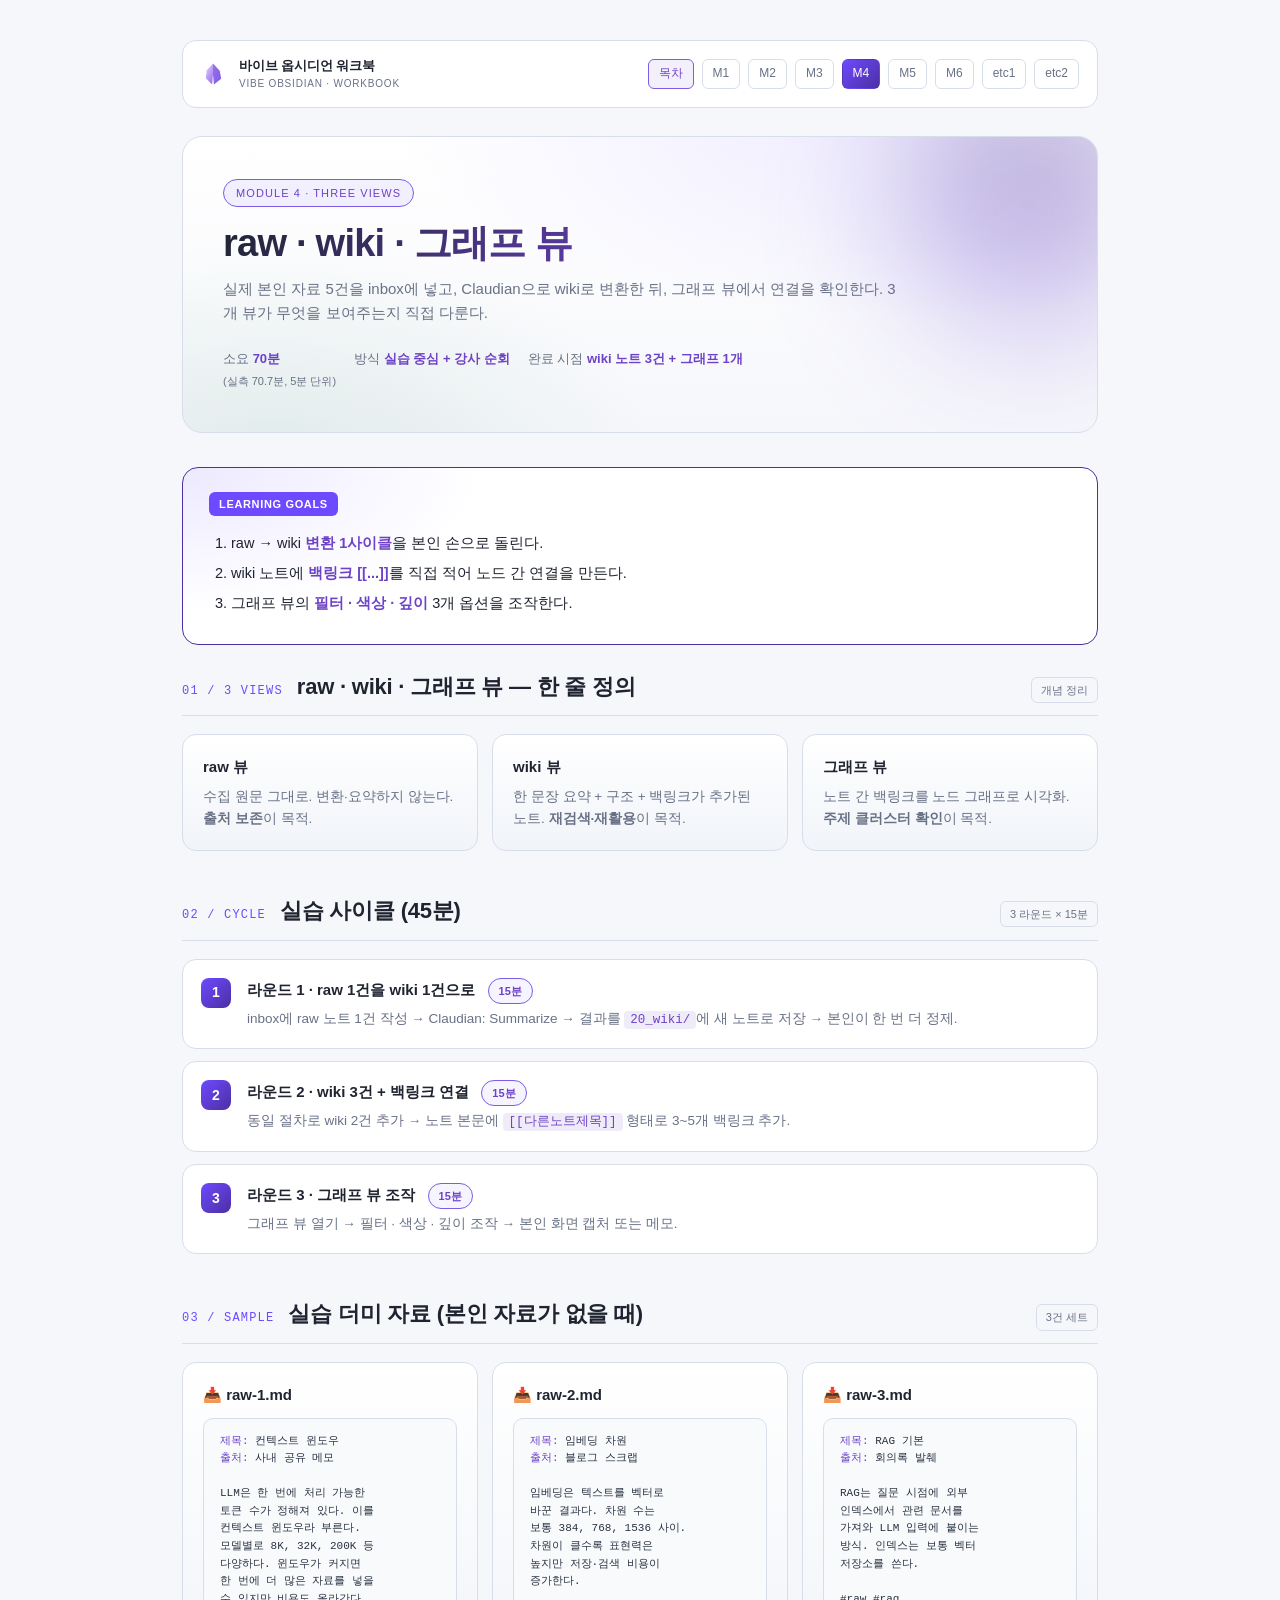
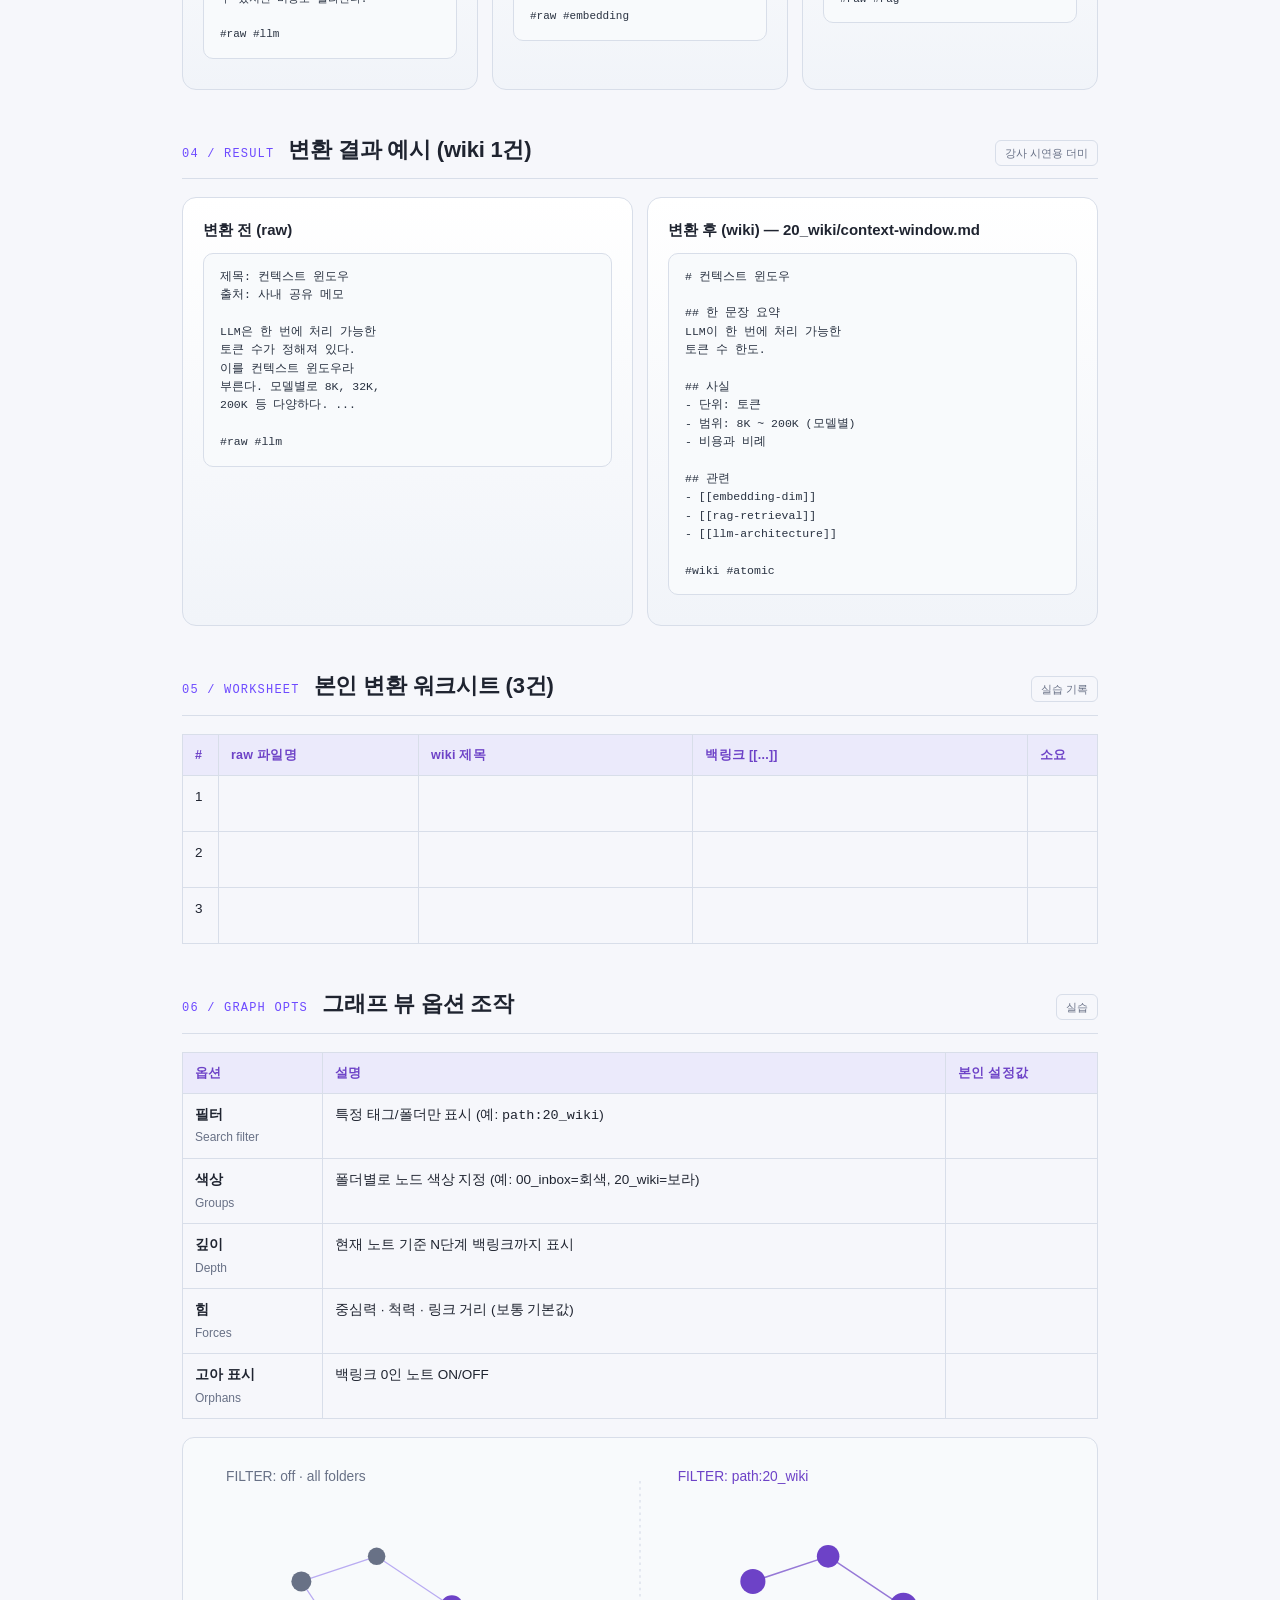
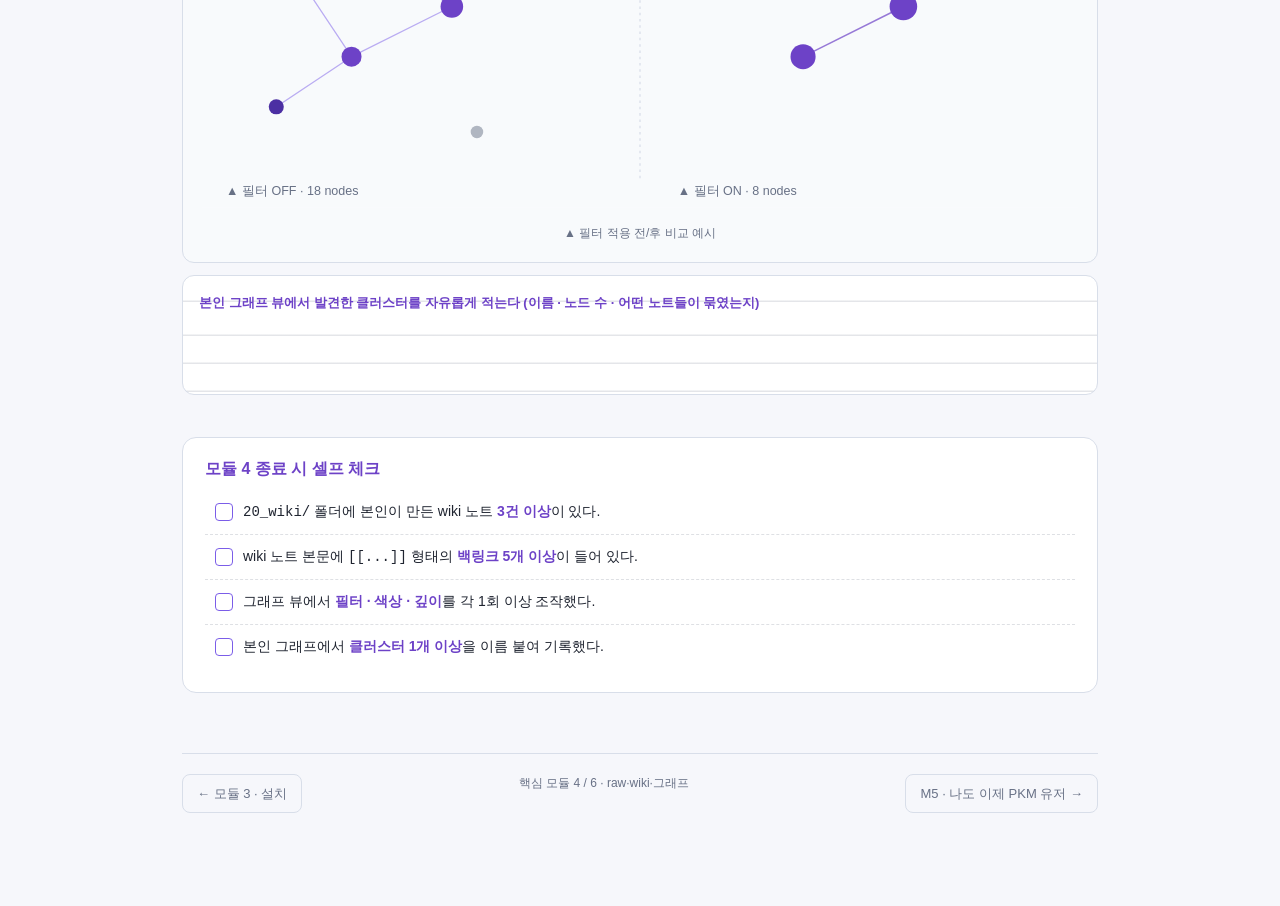
<file: workbook/module4.html>
<!DOCTYPE html>
<html lang="ko">
<head>
<meta charset="UTF-8">
<meta name="viewport" content="width=device-width, initial-scale=1.0">
<title>모듈 4 · raw·wiki·그래프 뷰 — 바이브 옵시디언 워크북</title>
<link rel="icon" href="data:image/svg+xml;utf8,<svg xmlns='http://www.w3.org/2000/svg' viewBox='0 0 100 100'><path d='M50 8 L25 35 L22 70 L48 92 L50 50 Z' fill='%23B48EFF'/><path d='M50 8 L78 38 L82 68 L52 92 L50 50 Z' fill='%236B3FA0'/></svg>">
<style>
/* 바이브 옵시디언 워크북 공통 스타일 */
:root{
  --bg:#F6F7FB;
  --bg-card:#FFFFFF;
  --bg-card-2:#F1F4F9;
  --line:#D8DEE9;
  --purple-1:#6D42C7;
  --purple-2:#6D4AFF;
  --purple-3:#7B5DE8;
  --purple-4:#4C2FA3;
  --purple-deep:#312060;
  --text:#1F2430;
  --text-mute:#687186;
  --accent:#7B5DE8;
  --good:#23825A;
  --warn:#A96000;
  --bad:#B43A46;
  --ink:#D8D2E8; /* 빈칸 라인 */
}
*{box-sizing:border-box;margin:0;padding:0}
html,body{background:var(--bg);color:var(--text);font-family:"Pretendard","Apple SD Gothic Neo","Noto Sans KR",-apple-system,sans-serif;line-height:1.65;font-feature-settings:"tnum"}
html{scroll-behavior:smooth}
a{color:var(--purple-1);text-decoration:none}

.wb-wrap{max-width:980px;margin:0 auto;padding:40px 32px 96px}

/* 상단 네비 */
.wb-nav{display:flex;align-items:center;gap:14px;padding:14px 18px;border:1px solid var(--line);background:var(--bg-card);border-radius:14px;margin-bottom:28px;font-size:13px;color:var(--text-mute)}
.wb-nav svg{width:24px;height:24px;flex-shrink:0}
.wb-nav .brand{font-weight:700;color:var(--text);letter-spacing:-0.01em}
.wb-nav .brand small{display:block;font-size:10px;color:var(--text-mute);font-weight:500;letter-spacing:0.08em}
.wb-nav .pages{margin-left:auto;display:flex;gap:8px;flex-wrap:wrap}
.wb-nav .pages a{padding:4px 10px;border:1px solid var(--line);border-radius:6px;color:var(--text-mute);font-size:12px}
.wb-nav .pages a:hover{border-color:var(--purple-3);color:var(--purple-1)}
.wb-nav .pages a.cur{background:linear-gradient(135deg,var(--purple-2),var(--purple-4));color:#fff;border-color:transparent}
.wb-nav .pages a.hub{background:rgba(109,66,199,0.08);color:var(--purple-1);border-color:var(--purple-3)}

/* 표지 (모듈 헤더) */
.m-cover{
  position:relative;
  background:radial-gradient(900px 400px at 80% -20%,rgba(109,74,255,0.12),transparent 60%),
             radial-gradient(700px 400px at 10% 110%,rgba(35,130,90,0.10),transparent 55%),
             linear-gradient(180deg,#FFFFFF 0%,#F6F7FB 100%);
  border:1px solid var(--line);border-radius:20px;
  padding:42px 40px;overflow:hidden;margin-bottom:34px;
}
.m-cover::before{
  content:"";position:absolute;right:-60px;top:-60px;width:260px;height:260px;
  background:conic-gradient(from 120deg,#6D42C7,#7B5DE8,#312060,#6D42C7);
  filter:blur(70px);opacity:0.35;border-radius:50%;
}
.m-cover .badge{display:inline-block;padding:4px 12px;border:1px solid var(--purple-3);border-radius:999px;color:var(--purple-1);font-size:11px;letter-spacing:0.1em;text-transform:uppercase;background:rgba(109,74,255,0.08);margin-bottom:14px}
.m-cover h1{font-size:38px;font-weight:800;letter-spacing:-0.02em;background:linear-gradient(135deg,#1F2430 0%,#6D42C7 60%,#6D4AFF 100%);-webkit-background-clip:text;background-clip:text;color:transparent;line-height:1.2;margin-bottom:10px}
.m-cover .desc{color:var(--text-mute);font-size:15px;max-width:680px}
.m-cover .meta{margin-top:22px;display:flex;gap:18px;flex-wrap:wrap;color:var(--text-mute);font-size:13px;position:relative;z-index:1}
.m-cover .meta b{color:var(--purple-1);font-weight:600}

/* 섹션 헤더 */
section{margin-bottom:42px}
.sec-head{display:flex;align-items:baseline;gap:14px;margin-bottom:18px;padding-bottom:10px;border-bottom:1px solid var(--line)}
.sec-num{font-family:"JetBrains Mono",monospace;color:var(--purple-2);font-size:12px;letter-spacing:0.1em}
.sec-head h2{font-size:22px;font-weight:700;letter-spacing:-0.01em}
.sec-head .tag{margin-left:auto;font-size:11px;color:var(--text-mute);padding:3px 9px;border:1px solid var(--line);border-radius:6px}

h3{font-size:16px;font-weight:600;margin:16px 0 8px}
h4{font-size:14px;font-weight:600;margin:10px 0 5px;color:var(--purple-1)}
p{color:var(--text);margin-bottom:8px;font-size:14.5px}
.mute{color:var(--text-mute)}
ul.dot{padding-left:20px}
ul.dot li{margin:4px 0;font-size:14px;color:var(--text)}

/* 카드 그리드 */
.grid{display:grid;gap:14px}
.grid-2{grid-template-columns:repeat(2,1fr)}
.grid-3{grid-template-columns:repeat(3,1fr)}
@media(max-width:760px){.grid-2,.grid-3{grid-template-columns:1fr}}

.card{background:linear-gradient(180deg,var(--bg-card),var(--bg-card-2));border:1px solid var(--line);border-radius:14px;padding:20px}
.card .ttl{font-size:15px;font-weight:600;margin-bottom:6px;color:var(--text)}
.card .body{color:var(--text-mute);font-size:13.5px;line-height:1.65}

/* 학습 목표 박스 */
.goals{
  background:radial-gradient(500px 240px at 0% 0%,rgba(109,74,255,0.12),transparent 60%),var(--bg-card);
  border:1px solid var(--purple-4);border-radius:16px;padding:22px 26px;margin-bottom:24px;
}
.goals .lbl{display:inline-block;background:var(--purple-2);color:#fff;font-size:11px;font-weight:700;padding:3px 10px;border-radius:6px;letter-spacing:0.06em;margin-bottom:10px}
.goals ol{padding-left:22px}
.goals ol li{margin:6px 0;color:var(--text);font-size:14.5px}
.goals ol li b{color:var(--purple-1)}

/* 체크박스 리스트 (수강생용) */
.check{list-style:none;padding:0;margin:6px 0}
.check li{
  padding:10px 12px 10px 38px;position:relative;border-bottom:1px dashed rgba(104,113,134,0.22);
  font-size:14.5px;color:var(--text);
}
.check li:last-child{border-bottom:none}
.check li::before{
  content:"";position:absolute;left:10px;top:13px;width:16px;height:16px;
  border:1.5px solid var(--purple-3);border-radius:4px;background:transparent;
}
.check li b{color:var(--purple-1)}
.check li .mt{display:block;color:var(--text-mute);font-size:13px;margin-top:2px}

/* 단계 박스 */
.step{
  background:var(--bg-card);border:1px solid var(--line);border-radius:14px;
  padding:18px 20px;margin:12px 0;position:relative;padding-left:64px;
}
.step::before{
  content:counter(step-counter);counter-increment:step-counter;
  position:absolute;left:18px;top:18px;
  width:30px;height:30px;border-radius:8px;
  background:linear-gradient(135deg,var(--purple-2),var(--purple-4));
  display:flex;align-items:center;justify-content:center;font-weight:800;font-size:14px;color:#fff;
}
.step-list{counter-reset:step-counter;list-style:none;padding:0}
.step .ttl{font-size:15px;font-weight:600;margin-bottom:4px;color:var(--text)}
.step .body{font-size:13.5px;color:var(--text-mute);line-height:1.65}
.step .body code{background:rgba(109,66,199,0.10);color:var(--purple-1);padding:2px 6px;border-radius:4px;font-size:12.5px;font-family:"JetBrains Mono",monospace}

/* 빈칸 작성 영역 */
.fill{
  background:var(--bg-card);border:1px solid var(--line);border-radius:12px;
  padding:14px 16px;margin:10px 0;
}
.fill .q{color:var(--purple-1);font-size:13px;font-weight:600;margin-bottom:8px;letter-spacing:0.02em}
.fill .lines{display:block}
.fill .lines span{
  display:block;height:24px;border-bottom:1px dashed rgba(104,113,134,0.30);
}
.fill .lines span:last-child{border-bottom:none}
.fill.short .lines span{height:24px}
.fill.tall .lines span{height:28px}

/* 워크시트 표 */
table.ws{width:100%;border-collapse:collapse;font-size:13.5px;margin:12px 0}
table.ws th,table.ws td{padding:10px 12px;text-align:left;border:1px solid var(--line);vertical-align:top}
table.ws th{background:rgba(109,74,255,0.08);color:var(--purple-1);font-weight:600;font-size:12.5px;letter-spacing:0.02em}
table.ws td.blank{height:38px;background:repeating-linear-gradient(transparent 0,transparent 22px,rgba(104,113,134,0.18) 23px,rgba(104,113,134,0.18) 24px)}
table.ws td.fill-sm{height:32px}
table.ws td.fill-md{height:56px}
table.ws td.fill-lg{height:88px}
table.ws td .ex{display:block;color:var(--text-mute);font-size:12px;margin-top:2px}

/* 강사 시연 박스 / 데모 박스 */
.demo{
  background:linear-gradient(180deg,rgba(109,74,255,0.08),rgba(109,74,255,0.02));
  border-left:3px solid var(--purple-2);
  padding:16px 18px 16px 20px;border-radius:0 12px 12px 0;
  margin:14px 0;
}
.demo .lbl{display:inline-block;font-size:10px;font-weight:700;color:var(--purple-1);letter-spacing:0.12em;text-transform:uppercase;margin-bottom:6px}
.demo .desc{font-size:14px;color:var(--text)}

/* 콜아웃 */
.callout{
  background:radial-gradient(500px 240px at 0% 0%,rgba(109,74,255,0.12),transparent 60%),var(--bg-card);
  border:1px solid var(--purple-4);border-radius:14px;padding:18px 22px;margin:14px 0;
}
.callout .lbl{display:inline-block;background:var(--purple-2);color:#fff;font-size:10px;font-weight:700;padding:3px 10px;border-radius:6px;letter-spacing:0.06em;margin-bottom:8px}
.callout p{font-size:14px;color:var(--text)}

/* 코드 박스 */
pre.code{
  background:#F8FAFC;border:1px solid var(--line);border-radius:10px;
  padding:14px 16px;color:#293241;font-size:12.5px;line-height:1.6;
  font-family:"JetBrains Mono","SF Mono",monospace;overflow-x:auto;margin:10px 0;
}
pre.code .hl{color:var(--purple-1)}
pre.code .mute{color:var(--text-mute)}
code.inline{background:rgba(109,66,199,0.10);color:var(--purple-1);padding:2px 7px;border-radius:4px;font-size:12.5px;font-family:"JetBrains Mono",monospace}

/* 그래프 더미 (SVG 컨테이너) */
.gview{background:#F8FAFC;border:1px solid var(--line);border-radius:12px;padding:18px;margin:12px 0;text-align:center}
.gview svg{max-width:100%;height:auto}
.gview .cap{display:block;font-size:12px;color:var(--text-mute);margin-top:8px}

/* 시간 표시 라벨 */
.dur-tag{display:inline-block;padding:3px 10px;font-size:11px;color:var(--purple-1);border:1px solid var(--purple-3);border-radius:999px;background:rgba(109,74,255,0.06)}

/* 풋터 */
.wb-foot{margin-top:60px;padding-top:20px;border-top:1px solid var(--line);color:var(--text-mute);font-size:12px;display:flex;justify-content:space-between;flex-wrap:wrap;gap:10px}
.wb-foot .nav-prev,.wb-foot .nav-next{padding:8px 14px;border:1px solid var(--line);border-radius:8px;color:var(--text-mute);font-size:13px}
.wb-foot .nav-prev:hover,.wb-foot .nav-next:hover{border-color:var(--purple-3);color:var(--purple-1)}

/* 셀프 체크 박스 */
.self{
  background:var(--bg-card);border:1px solid var(--line);border-radius:14px;padding:18px 22px;margin-top:24px;
}
.self h3{margin-top:0;color:var(--purple-1)}
.self ul.check li{font-size:14px}

/* 메모 영역 (큰 빈칸) */
.memo{
  background:var(--bg-card);border:1px solid var(--line);border-radius:12px;
  padding:16px;margin:12px 0;min-height:120px;
  background-image:repeating-linear-gradient(transparent 0,transparent 26px,rgba(104,113,134,0.18) 27px,rgba(104,113,134,0.18) 28px);
  background-position:0 32px;
}
.memo .q{color:var(--purple-1);font-size:13px;font-weight:600;margin-bottom:10px}

/* 인쇄용 */
@media print{
  html,body{background:#fff;color:#111}
  .wb-nav{display:none}
  .m-cover{background:#fff;border:1px solid #ccc}
  .m-cover h1{color:#333;-webkit-text-fill-color:#333}
  section{page-break-inside:avoid}
}

</style>
</head>
<body>

<div class="wb-wrap">

<nav class="wb-nav">
  <svg viewBox="0 0 100 100" xmlns="http://www.w3.org/2000/svg" aria-hidden="true">
    <defs>
      <linearGradient id="lg1" x1="20%" y1="0%" x2="80%" y2="100%"><stop offset="0%" stop-color="#E0CCFF"/><stop offset="100%" stop-color="#9B6FE8"/></linearGradient>
      <linearGradient id="lg2" x1="0%" y1="0%" x2="100%" y2="100%"><stop offset="0%" stop-color="#9B6FE8"/><stop offset="100%" stop-color="#7B5DE8"/></linearGradient>
    </defs>
    <path d="M50 6 L24 34 L20 68 L46 94 L50 52 Z" fill="url(#lg1)"/>
    <path d="M50 6 L78 36 L84 70 L54 94 L50 52 Z" fill="url(#lg2)"/>
  </svg>
  <div class="brand">바이브 옵시디언 워크북<small>VIBE OBSIDIAN · WORKBOOK</small></div>
  <div class="pages">
    <a href="index.html" class="hub">목차</a>
    <a href="module1.html">M1</a>
    <a href="module2.html">M2</a>
    <a href="module3.html">M3</a>
    <a href="module4.html" class="cur">M4</a>
    <a href="module7.html">M5</a>
    <a href="module6.html">M6</a>
    <a href="module5.html">etc1</a>
    <a href="etc2.html">etc2</a>
  </div>
</nav>

<div class="m-cover">
  <span class="badge">Module 4 · Three Views</span>
  <h1>raw · wiki · 그래프 뷰</h1>
  <p class="desc">실제 본인 자료 5건을 inbox에 넣고, Claudian으로 wiki로 변환한 뒤, 그래프 뷰에서 연결을 확인한다. 3개 뷰가 무엇을 보여주는지 직접 다룬다.</p>
  <div class="meta">
    <span>소요 <b>70분</b><small style="color:var(--text-mute);font-size:11px;display:block;margin-top:2px">(실측 70.7분, 5분 단위)</small></span>
    <span>방식 <b>실습 중심 + 강사 순회</b></span>
    <span>완료 시점 <b>wiki 노트 3건 + 그래프 1개</b></span>
  </div>
</div>

<div class="goals">
  <span class="lbl">LEARNING GOALS</span>
  <ol>
    <li>raw → wiki <b>변환 1사이클</b>을 본인 손으로 돌린다.</li>
    <li>wiki 노트에 <b>백링크 [[...]]</b>를 직접 적어 노드 간 연결을 만든다.</li>
    <li>그래프 뷰의 <b>필터 · 색상 · 깊이</b> 3개 옵션을 조작한다.</li>
  </ol>
</div>

<!-- 1. 3개 뷰 개요 -->
<section>
  <div class="sec-head">
    <span class="sec-num">01 / 3 VIEWS</span>
    <h2>raw · wiki · 그래프 뷰 — 한 줄 정의</h2>
    <span class="tag">개념 정리</span>
  </div>

  <div class="grid grid-3">
    <div class="card">
      <div class="ttl">raw 뷰</div>
      <div class="body">수집 원문 그대로. 변환·요약하지 않는다. <b>출처 보존</b>이 목적.</div>
    </div>
    <div class="card">
      <div class="ttl">wiki 뷰</div>
      <div class="body">한 문장 요약 + 구조 + 백링크가 추가된 노트. <b>재검색·재활용</b>이 목적.</div>
    </div>
    <div class="card">
      <div class="ttl">그래프 뷰</div>
      <div class="body">노트 간 백링크를 노드 그래프로 시각화. <b>주제 클러스터 확인</b>이 목적.</div>
    </div>
  </div>
</section>

<!-- 2. 실습 사이클 -->
<section>
  <div class="sec-head">
    <span class="sec-num">02 / CYCLE</span>
    <h2>실습 사이클 (45분)</h2>
    <span class="tag">3 라운드 × 15분</span>
  </div>

  <ol class="step-list">
    <li class="step">
      <div class="ttl">라운드 1 · raw 1건을 wiki 1건으로 <span class="dur-tag" style="margin-left:8px">15분</span></div>
      <div class="body">inbox에 raw 노트 1건 작성 → Claudian: Summarize → 결과를 <code>20_wiki/</code>에 새 노트로 저장 → 본인이 한 번 더 정제.</div>
    </li>
    <li class="step">
      <div class="ttl">라운드 2 · wiki 3건 + 백링크 연결 <span class="dur-tag" style="margin-left:8px">15분</span></div>
      <div class="body">동일 절차로 wiki 2건 추가 → 노트 본문에 <code>[[다른노트제목]]</code> 형태로 3~5개 백링크 추가.</div>
    </li>
    <li class="step">
      <div class="ttl">라운드 3 · 그래프 뷰 조작 <span class="dur-tag" style="margin-left:8px">15분</span></div>
      <div class="body">그래프 뷰 열기 → 필터 · 색상 · 깊이 조작 → 본인 화면 캡처 또는 메모.</div>
    </li>
  </ol>
</section>

<!-- 3. 더미 raw 예시 -->
<section>
  <div class="sec-head">
    <span class="sec-num">03 / SAMPLE</span>
    <h2>실습 더미 자료 (본인 자료가 없을 때)</h2>
    <span class="tag">3건 세트</span>
  </div>

  <div class="grid grid-3">
    <div class="card">
      <div class="ttl">📥 raw-1.md</div>
      <pre class="code" style="font-size:11px"><span class="hl">제목:</span> 컨텍스트 윈도우
<span class="hl">출처:</span> 사내 공유 메모

LLM은 한 번에 처리 가능한
토큰 수가 정해져 있다. 이를
컨텍스트 윈도우라 부른다.
모델별로 8K, 32K, 200K 등
다양하다. 윈도우가 커지면
한 번에 더 많은 자료를 넣을
수 있지만 비용도 올라간다.

#raw #llm</pre>
    </div>
    <div class="card">
      <div class="ttl">📥 raw-2.md</div>
      <pre class="code" style="font-size:11px"><span class="hl">제목:</span> 임베딩 차원
<span class="hl">출처:</span> 블로그 스크랩

임베딩은 텍스트를 벡터로
바꾼 결과다. 차원 수는
보통 384, 768, 1536 사이.
차원이 클수록 표현력은
높지만 저장·검색 비용이
증가한다.

#raw #embedding</pre>
    </div>
    <div class="card">
      <div class="ttl">📥 raw-3.md</div>
      <pre class="code" style="font-size:11px"><span class="hl">제목:</span> RAG 기본
<span class="hl">출처:</span> 회의록 발췌

RAG는 질문 시점에 외부
인덱스에서 관련 문서를
가져와 LLM 입력에 붙이는
방식. 인덱스는 보통 벡터
저장소를 쓴다.

#raw #rag</pre>
    </div>
  </div>
</section>

<!-- 4. 변환 결과 예시 -->
<section>
  <div class="sec-head">
    <span class="sec-num">04 / RESULT</span>
    <h2>변환 결과 예시 (wiki 1건)</h2>
    <span class="tag">강사 시연용 더미</span>
  </div>

  <div class="grid grid-2">
    <div class="card">
      <div class="ttl">변환 전 (raw)</div>
      <pre class="code" style="font-size:11.5px">제목: 컨텍스트 윈도우
출처: 사내 공유 메모

LLM은 한 번에 처리 가능한
토큰 수가 정해져 있다.
이를 컨텍스트 윈도우라
부른다. 모델별로 8K, 32K,
200K 등 다양하다. ...

#raw #llm</pre>
    </div>
    <div class="card">
      <div class="ttl">변환 후 (wiki) — 20_wiki/context-window.md</div>
      <pre class="code" style="font-size:11.5px"># 컨텍스트 윈도우

## 한 문장 요약
LLM이 한 번에 처리 가능한
토큰 수 한도.

## 사실
- 단위: 토큰
- 범위: 8K ~ 200K (모델별)
- 비용과 비례

## 관련
- [[embedding-dim]]
- [[rag-retrieval]]
- [[llm-architecture]]

#wiki #atomic</pre>
    </div>
  </div>
</section>

<!-- 5. 본인 변환 워크시트 -->
<section>
  <div class="sec-head">
    <span class="sec-num">05 / WORKSHEET</span>
    <h2>본인 변환 워크시트 (3건)</h2>
    <span class="tag">실습 기록</span>
  </div>

  <table class="ws">
    <thead>
      <tr><th style="width:36px">#</th><th style="width:200px">raw 파일명</th><th>wiki 제목</th><th>백링크 [[...]]</th><th style="width:70px">소요</th></tr>
    </thead>
    <tbody>
      <tr><td class="center">1</td><td class="fill-sm"></td><td class="fill-sm"></td><td class="fill-md"></td><td class="fill-sm"></td></tr>
      <tr><td class="center">2</td><td class="fill-sm"></td><td class="fill-sm"></td><td class="fill-md"></td><td class="fill-sm"></td></tr>
      <tr><td class="center">3</td><td class="fill-sm"></td><td class="fill-sm"></td><td class="fill-md"></td><td class="fill-sm"></td></tr>
    </tbody>
  </table>
</section>

<!-- 6. 그래프 뷰 옵션 워크시트 -->
<section>
  <div class="sec-head">
    <span class="sec-num">06 / GRAPH OPTS</span>
    <h2>그래프 뷰 옵션 조작</h2>
    <span class="tag">실습</span>
  </div>

  <table class="ws">
    <thead>
      <tr><th style="width:140px">옵션</th><th>설명</th><th>본인 설정값</th></tr>
    </thead>
    <tbody>
      <tr><td><b>필터</b><span class="ex">Search filter</span></td><td>특정 태그/폴더만 표시 (예: <code>path:20_wiki</code>)</td><td class="fill-sm"></td></tr>
      <tr><td><b>색상</b><span class="ex">Groups</span></td><td>폴더별로 노드 색상 지정 (예: 00_inbox=회색, 20_wiki=보라)</td><td class="fill-md"></td></tr>
      <tr><td><b>깊이</b><span class="ex">Depth</span></td><td>현재 노트 기준 N단계 백링크까지 표시</td><td class="fill-sm"></td></tr>
      <tr><td><b>힘</b><span class="ex">Forces</span></td><td>중심력 · 척력 · 링크 거리 (보통 기본값)</td><td class="fill-sm"></td></tr>
      <tr><td><b>고아 표시</b><span class="ex">Orphans</span></td><td>백링크 0인 노트 ON/OFF</td><td class="fill-sm"></td></tr>
    </tbody>
  </table>

  <div class="gview" style="margin-top:18px">
    <svg viewBox="0 0 700 280" xmlns="http://www.w3.org/2000/svg" aria-label="그래프 뷰 옵션 예시">
      <rect width="700" height="280" fill="#F8FAFC"/>
      <!-- 좌: filter off -->
      <g transform="translate(20,20)">
        <text x="0" y="0" font-family="Pretendard,sans-serif" font-size="11" fill="#687186">FILTER: off · all folders</text>
        <g stroke="#7B5DE8" stroke-width="1" opacity="0.5">
          <line x1="60" y1="80" x2="120" y2="60"/>
          <line x1="120" y1="60" x2="180" y2="100"/>
          <line x1="180" y1="100" x2="100" y2="140"/>
          <line x1="100" y1="140" x2="60" y2="80"/>
          <line x1="40" y1="180" x2="100" y2="140"/>
        </g>
        <circle cx="60" cy="80" r="8" fill="#687186"/>
        <circle cx="120" cy="60" r="7" fill="#687186"/>
        <circle cx="180" cy="100" r="9" fill="#6D42C7"/>
        <circle cx="100" cy="140" r="8" fill="#6D42C7"/>
        <circle cx="40" cy="180" r="6" fill="#4C2FA3"/>
        <circle cx="200" cy="200" r="5" fill="#687186" opacity="0.5"/>
      </g>
      <!-- 우: filter path:20_wiki -->
      <g transform="translate(380,20)">
        <text x="0" y="0" font-family="Pretendard,sans-serif" font-size="11" fill="#6D42C7">FILTER: path:20_wiki</text>
        <g stroke="#6D42C7" stroke-width="1.2" opacity="0.7">
          <line x1="60" y1="80" x2="120" y2="60"/>
          <line x1="120" y1="60" x2="180" y2="100"/>
          <line x1="180" y1="100" x2="100" y2="140"/>
        </g>
        <circle cx="60" cy="80" r="10" fill="#6D42C7"/>
        <circle cx="120" cy="60" r="9" fill="#6D42C7"/>
        <circle cx="180" cy="100" r="11" fill="#6D42C7"/>
        <circle cx="100" cy="140" r="10" fill="#6D42C7"/>
      </g>
      <line x1="350" y1="20" x2="350" y2="260" stroke="#D8DEE9" stroke-dasharray="2,3"/>
      <text x="20" y="270" font-family="Pretendard,sans-serif" font-size="10" fill="#687186">▲ 필터 OFF · 18 nodes</text>
      <text x="380" y="270" font-family="Pretendard,sans-serif" font-size="10" fill="#687186">▲ 필터 ON · 8 nodes</text>
    </svg>
    <span class="cap">▲ 필터 적용 전/후 비교 예시</span>
  </div>

  <div class="memo">
    <div class="q">본인 그래프 뷰에서 발견한 클러스터를 자유롭게 적는다 (이름 · 노드 수 · 어떤 노트들이 묶였는지)</div>
  </div>
</section>

<!-- 셀프 체크 -->
<div class="self">
  <h3>모듈 4 종료 시 셀프 체크</h3>
  <ul class="check">
    <li><code>20_wiki/</code> 폴더에 본인이 만든 wiki 노트 <b>3건 이상</b>이 있다.</li>
    <li>wiki 노트 본문에 <code>[[...]]</code> 형태의 <b>백링크 5개 이상</b>이 들어 있다.</li>
    <li>그래프 뷰에서 <b>필터 · 색상 · 깊이</b>를 각 1회 이상 조작했다.</li>
    <li>본인 그래프에서 <b>클러스터 1개 이상</b>을 이름 붙여 기록했다.</li>
  </ul>
</div>

<div class="wb-foot">
  <a class="nav-prev" href="module3.html">← 모듈 3 · 설치</a>
  <span>핵심 모듈 4 / 6 · raw·wiki·그래프</span>
  <a class="nav-next" href="module7.html">M5 · 나도 이제 PKM 유저 →</a>
</div>

</div>
</body>
</html>
</file>
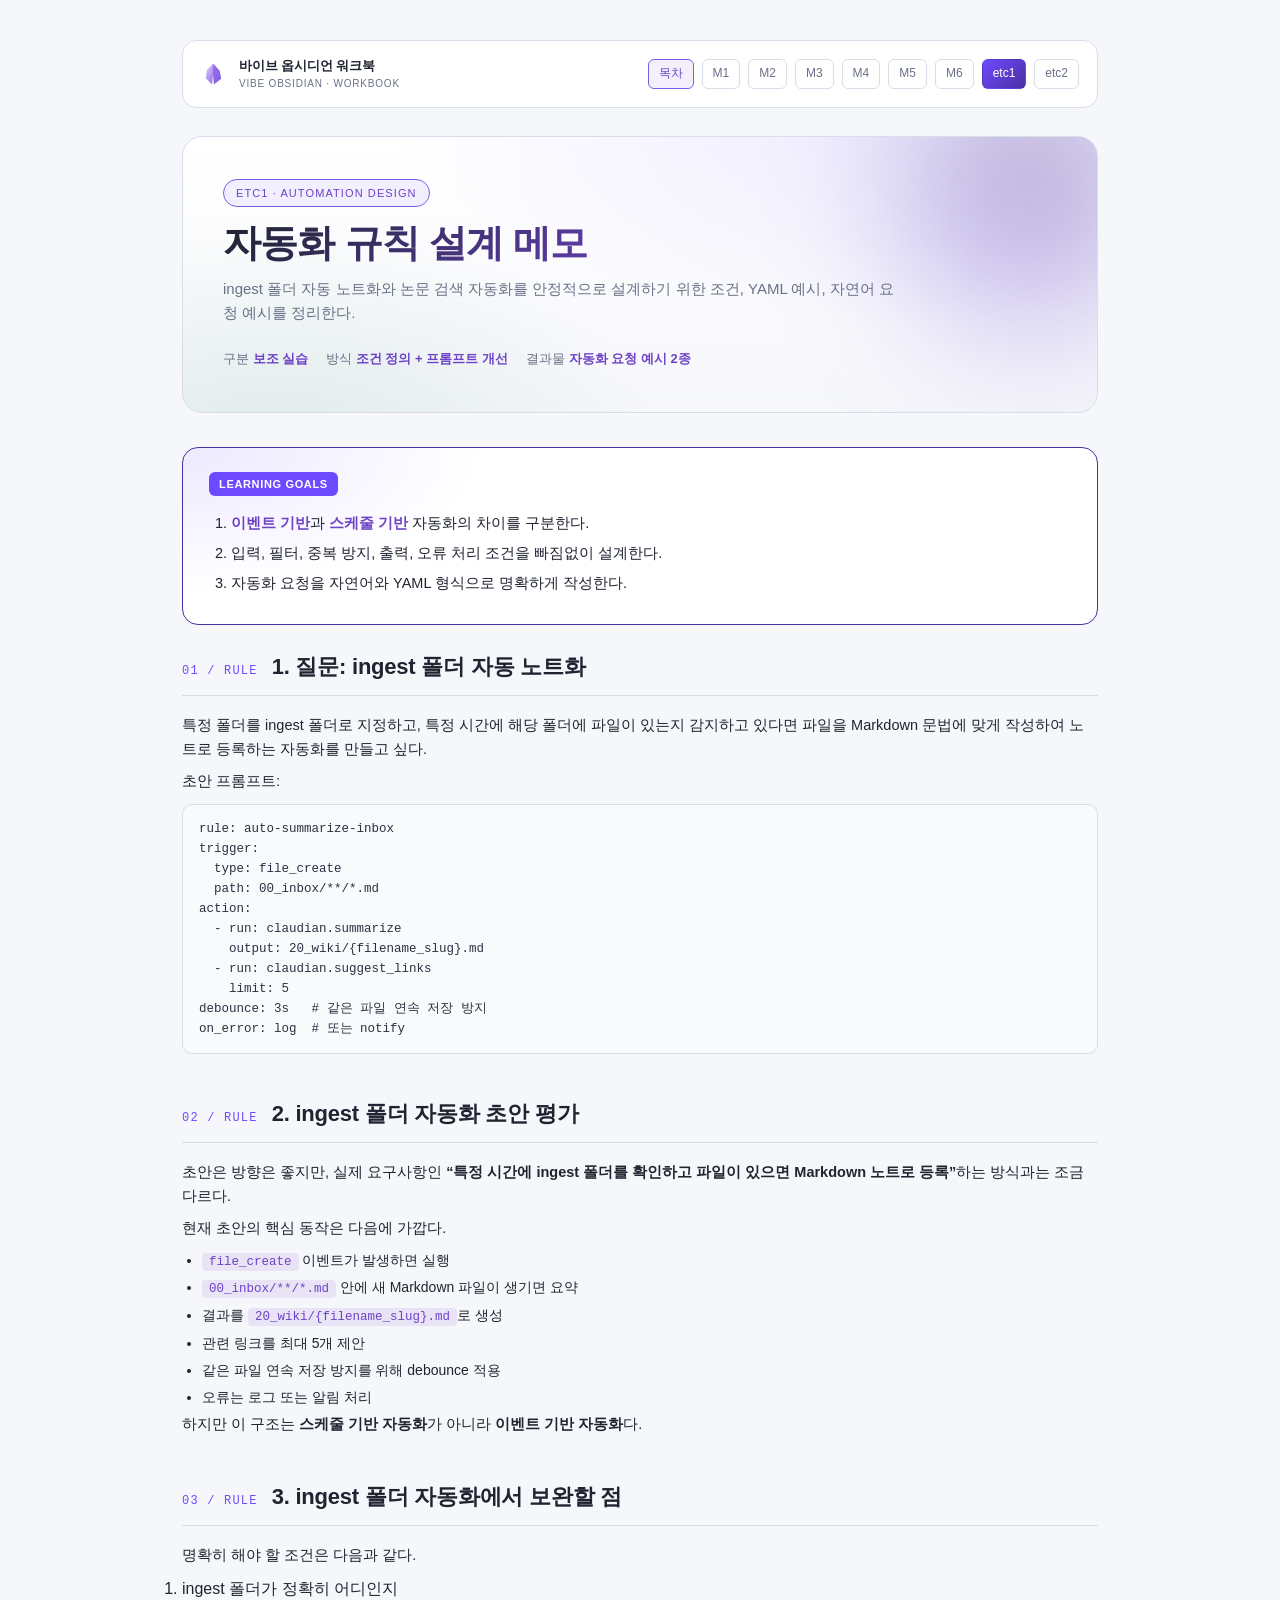
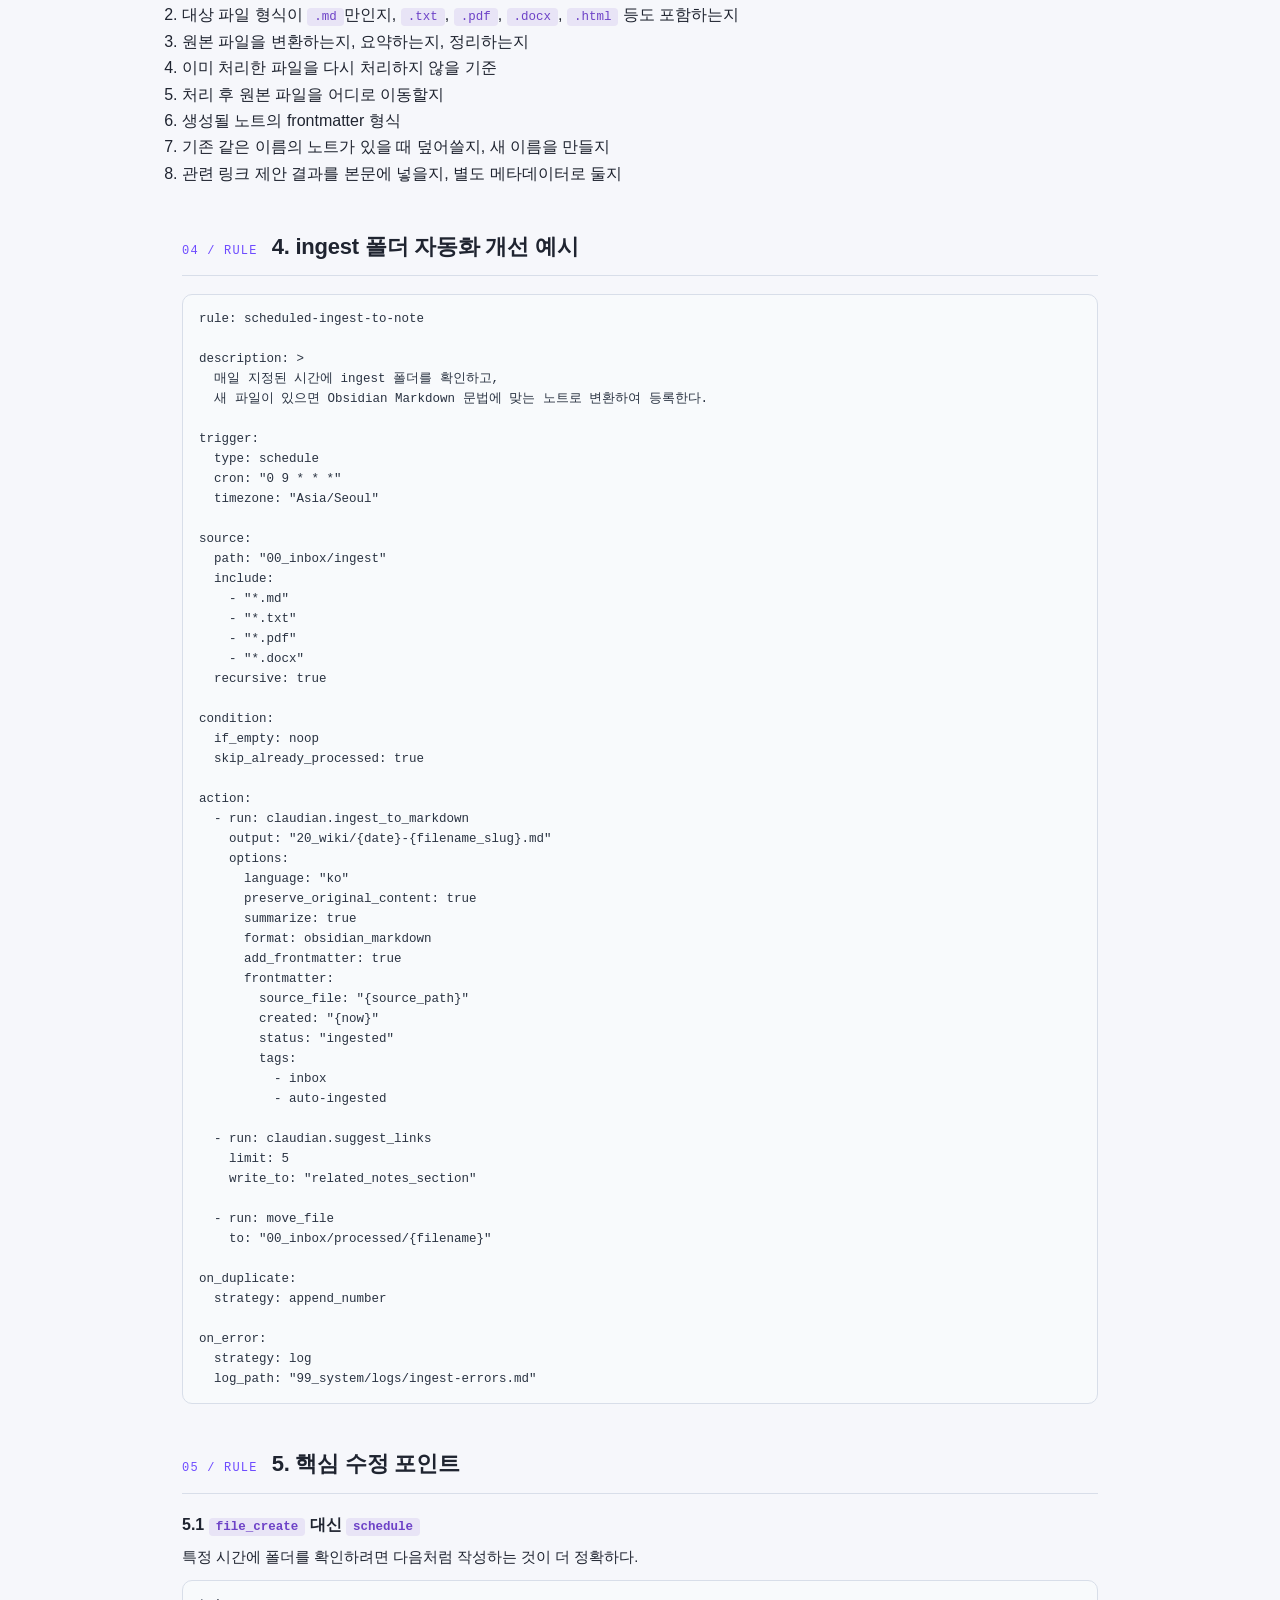
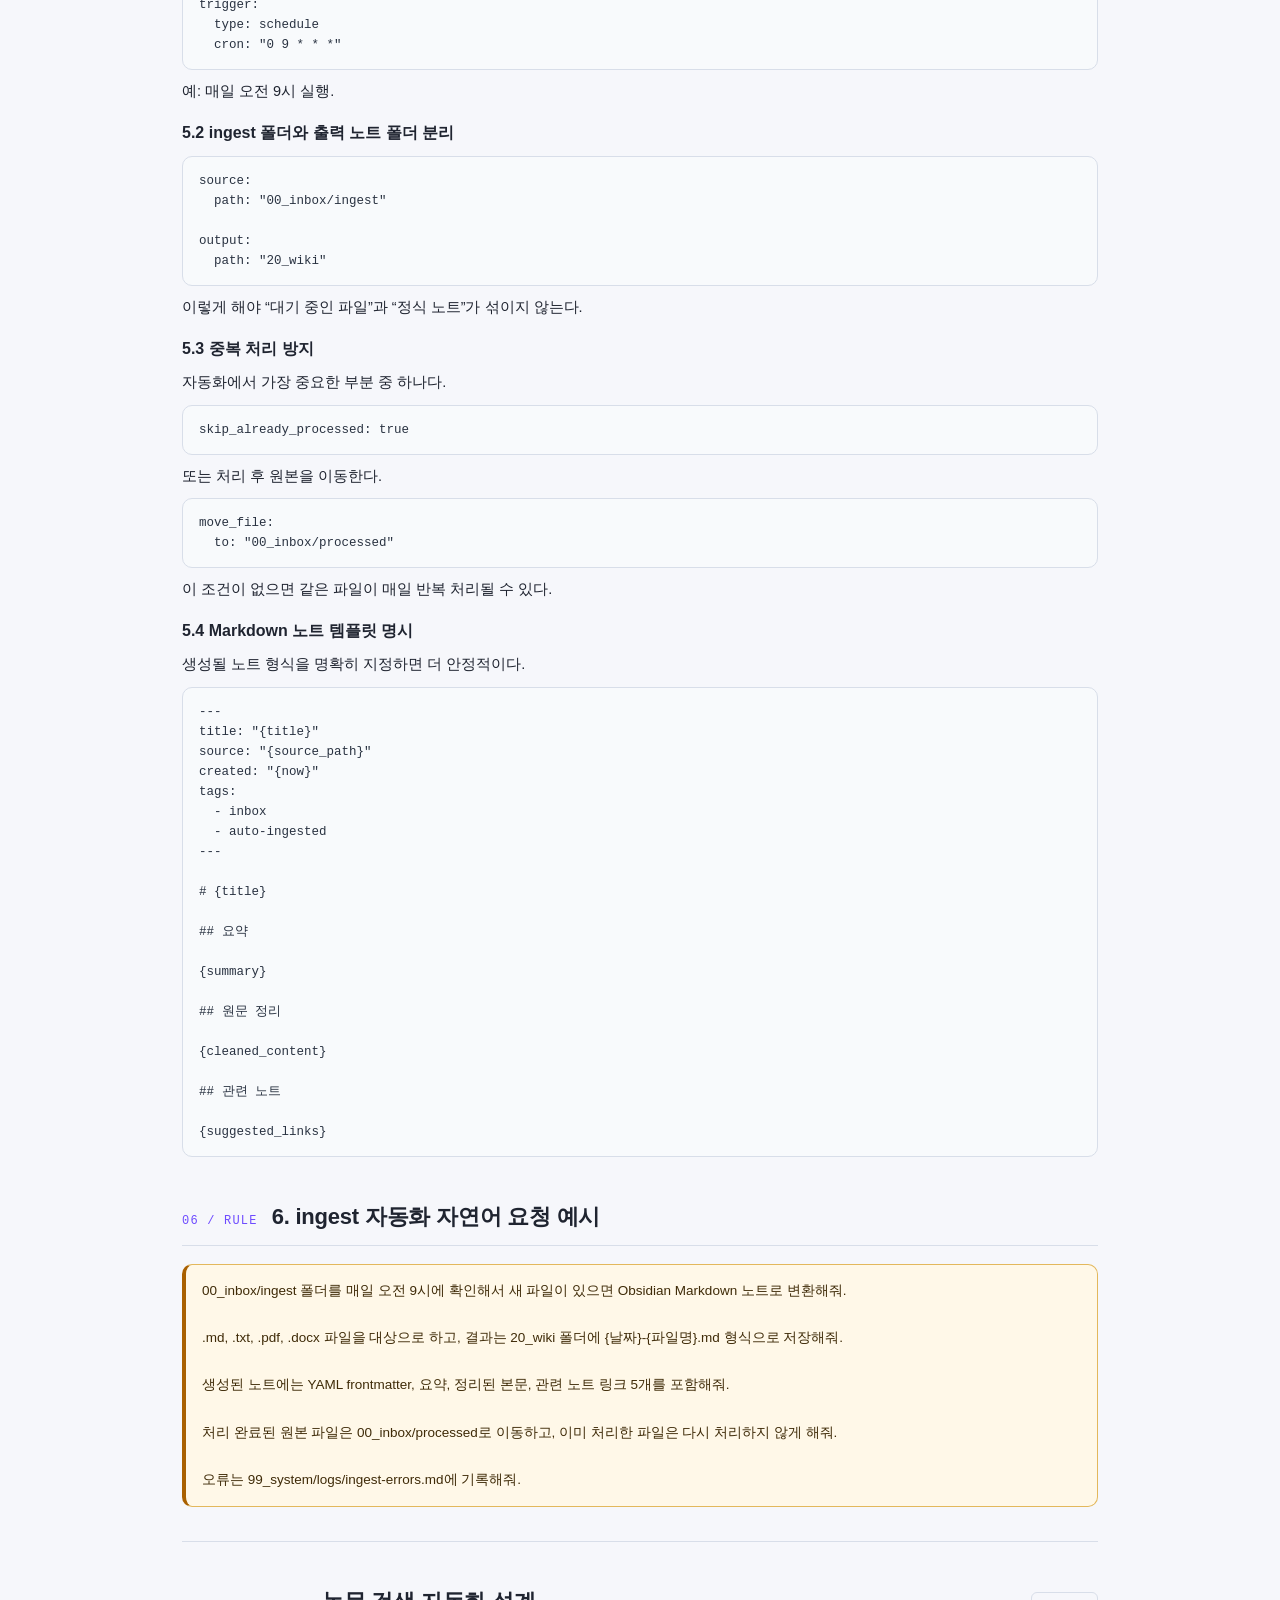
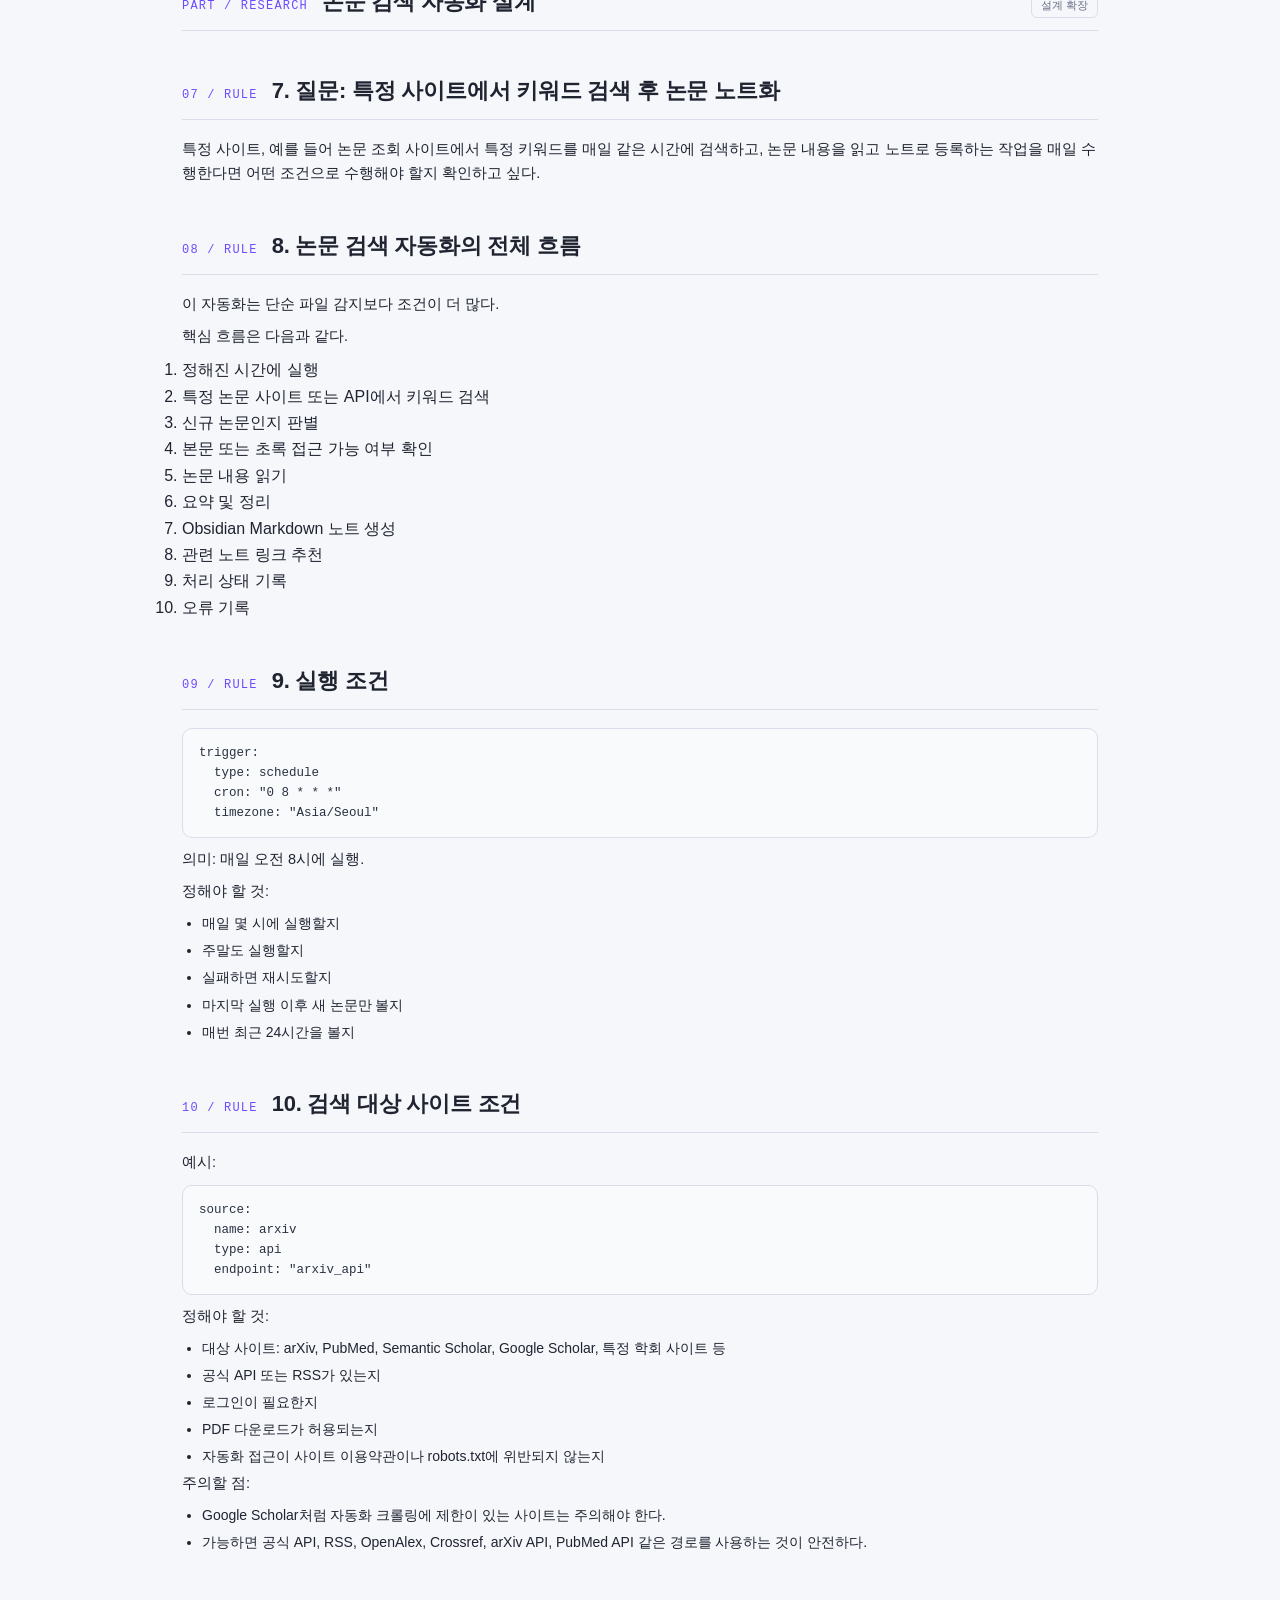
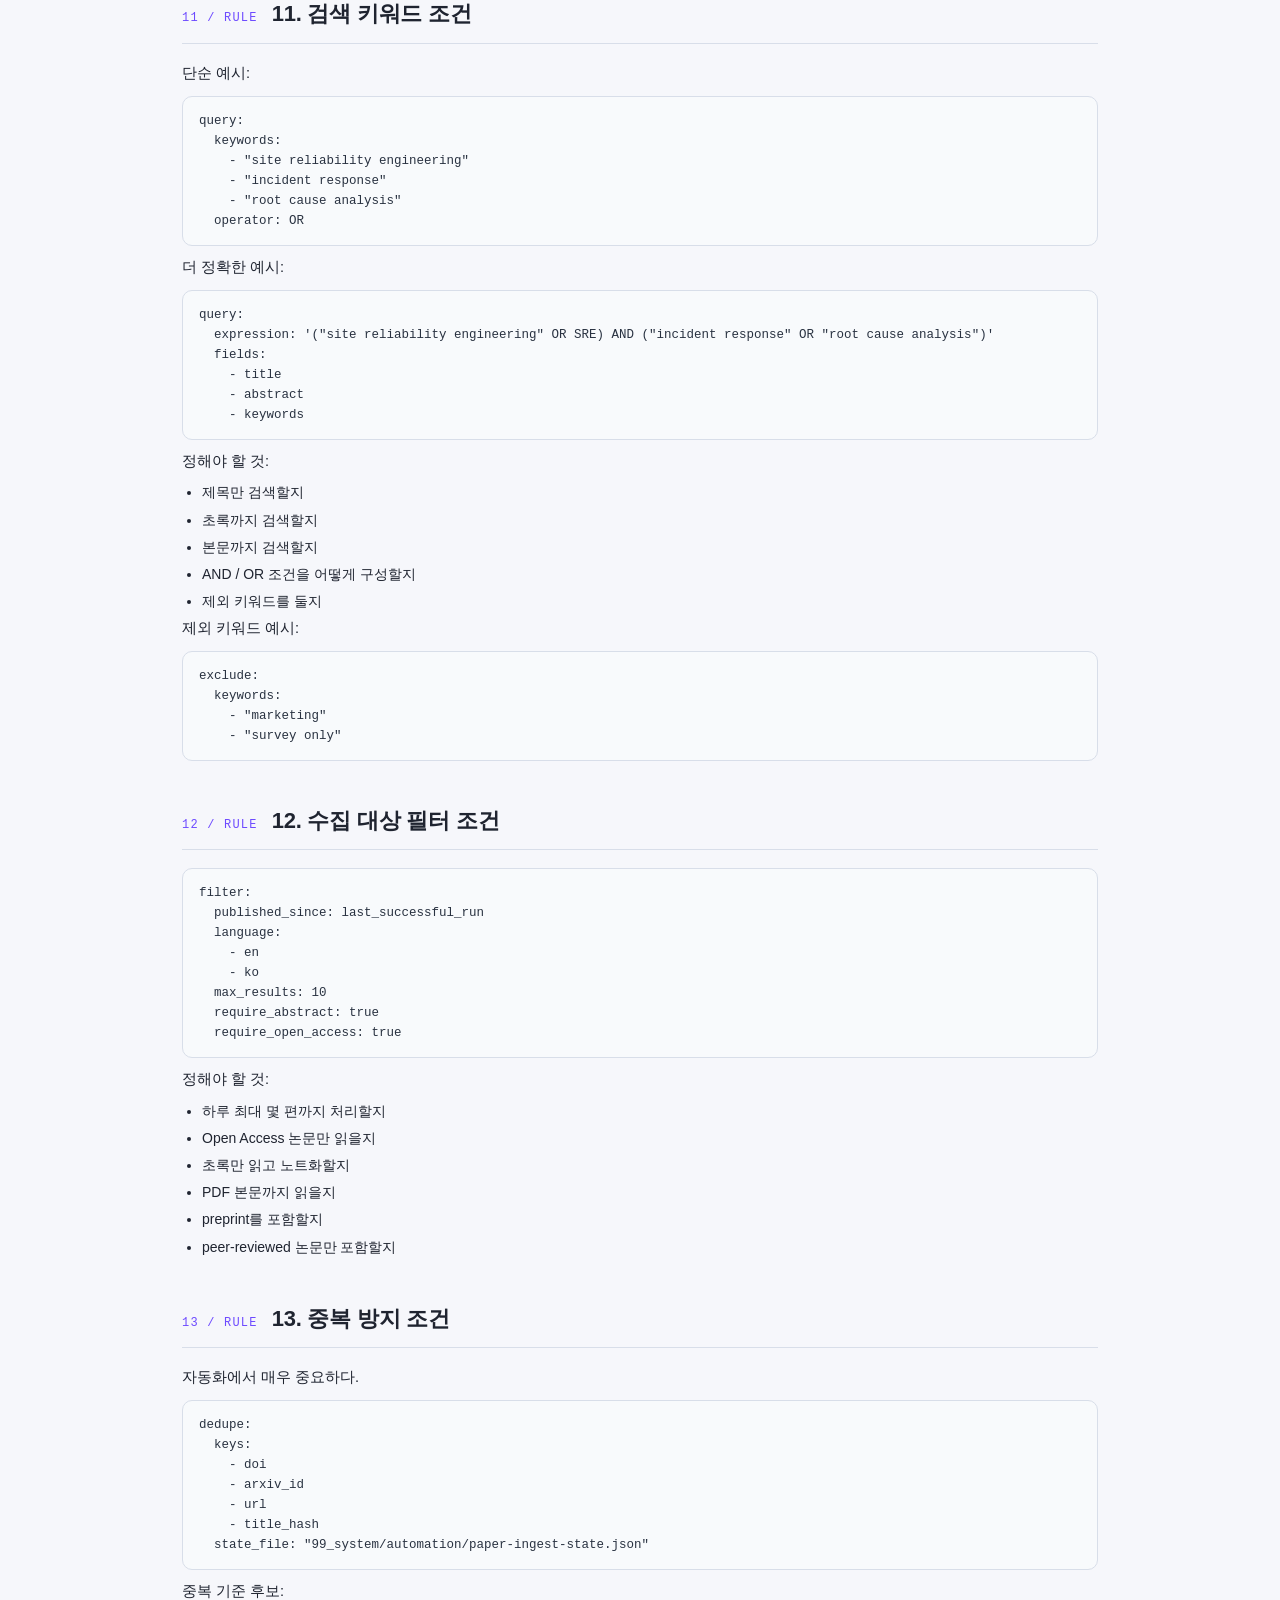
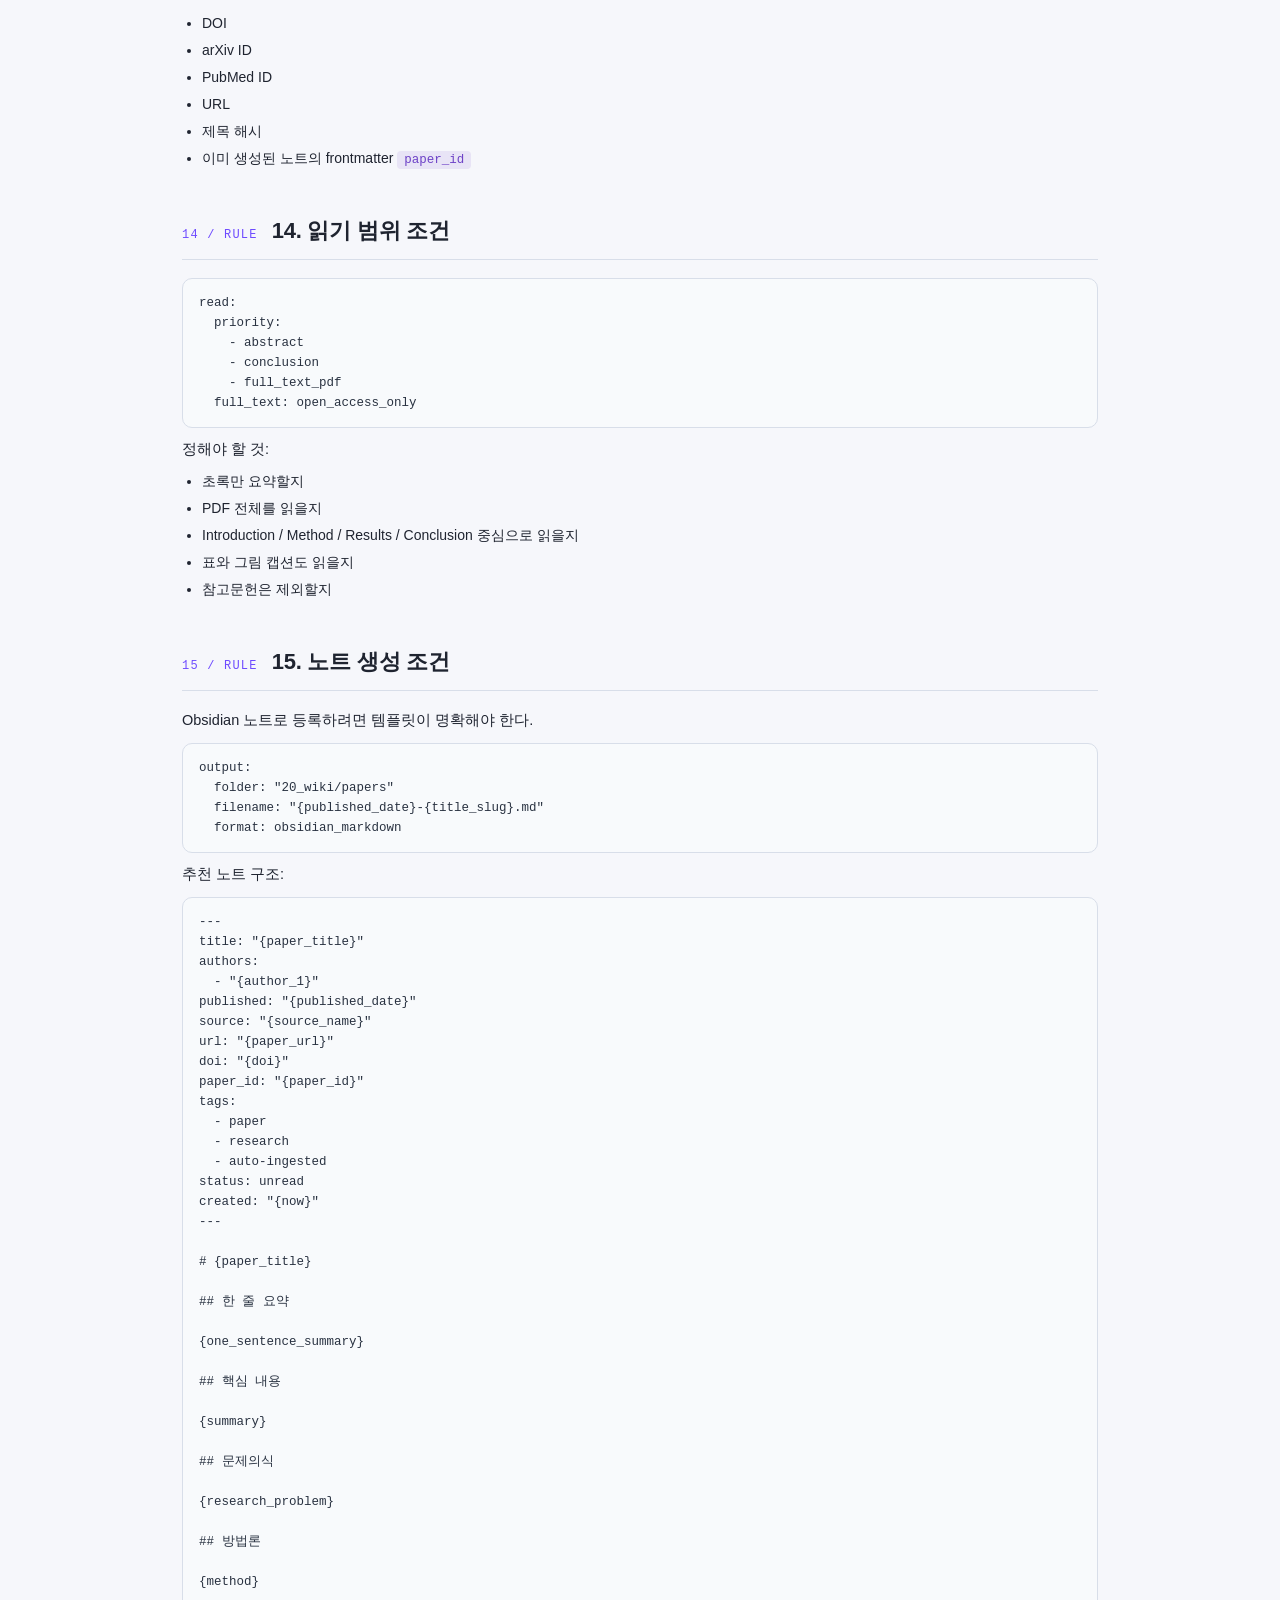
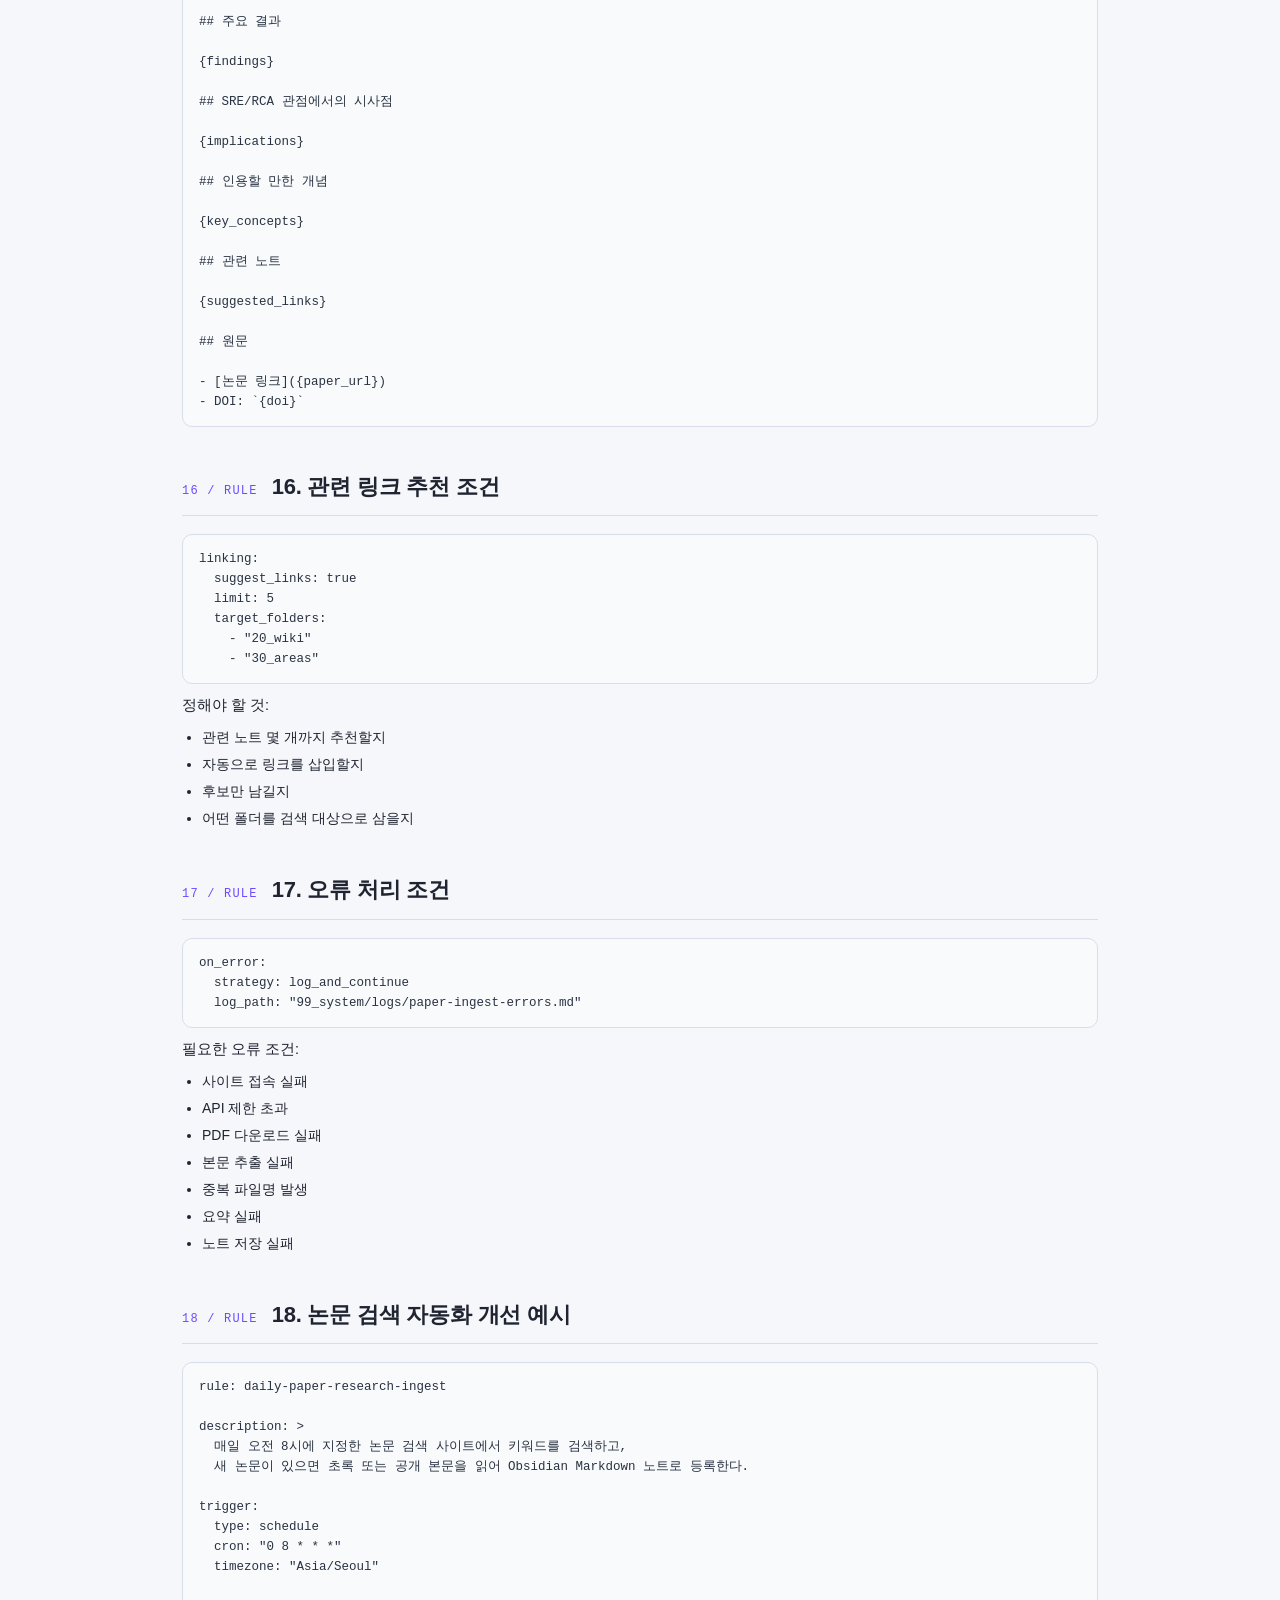
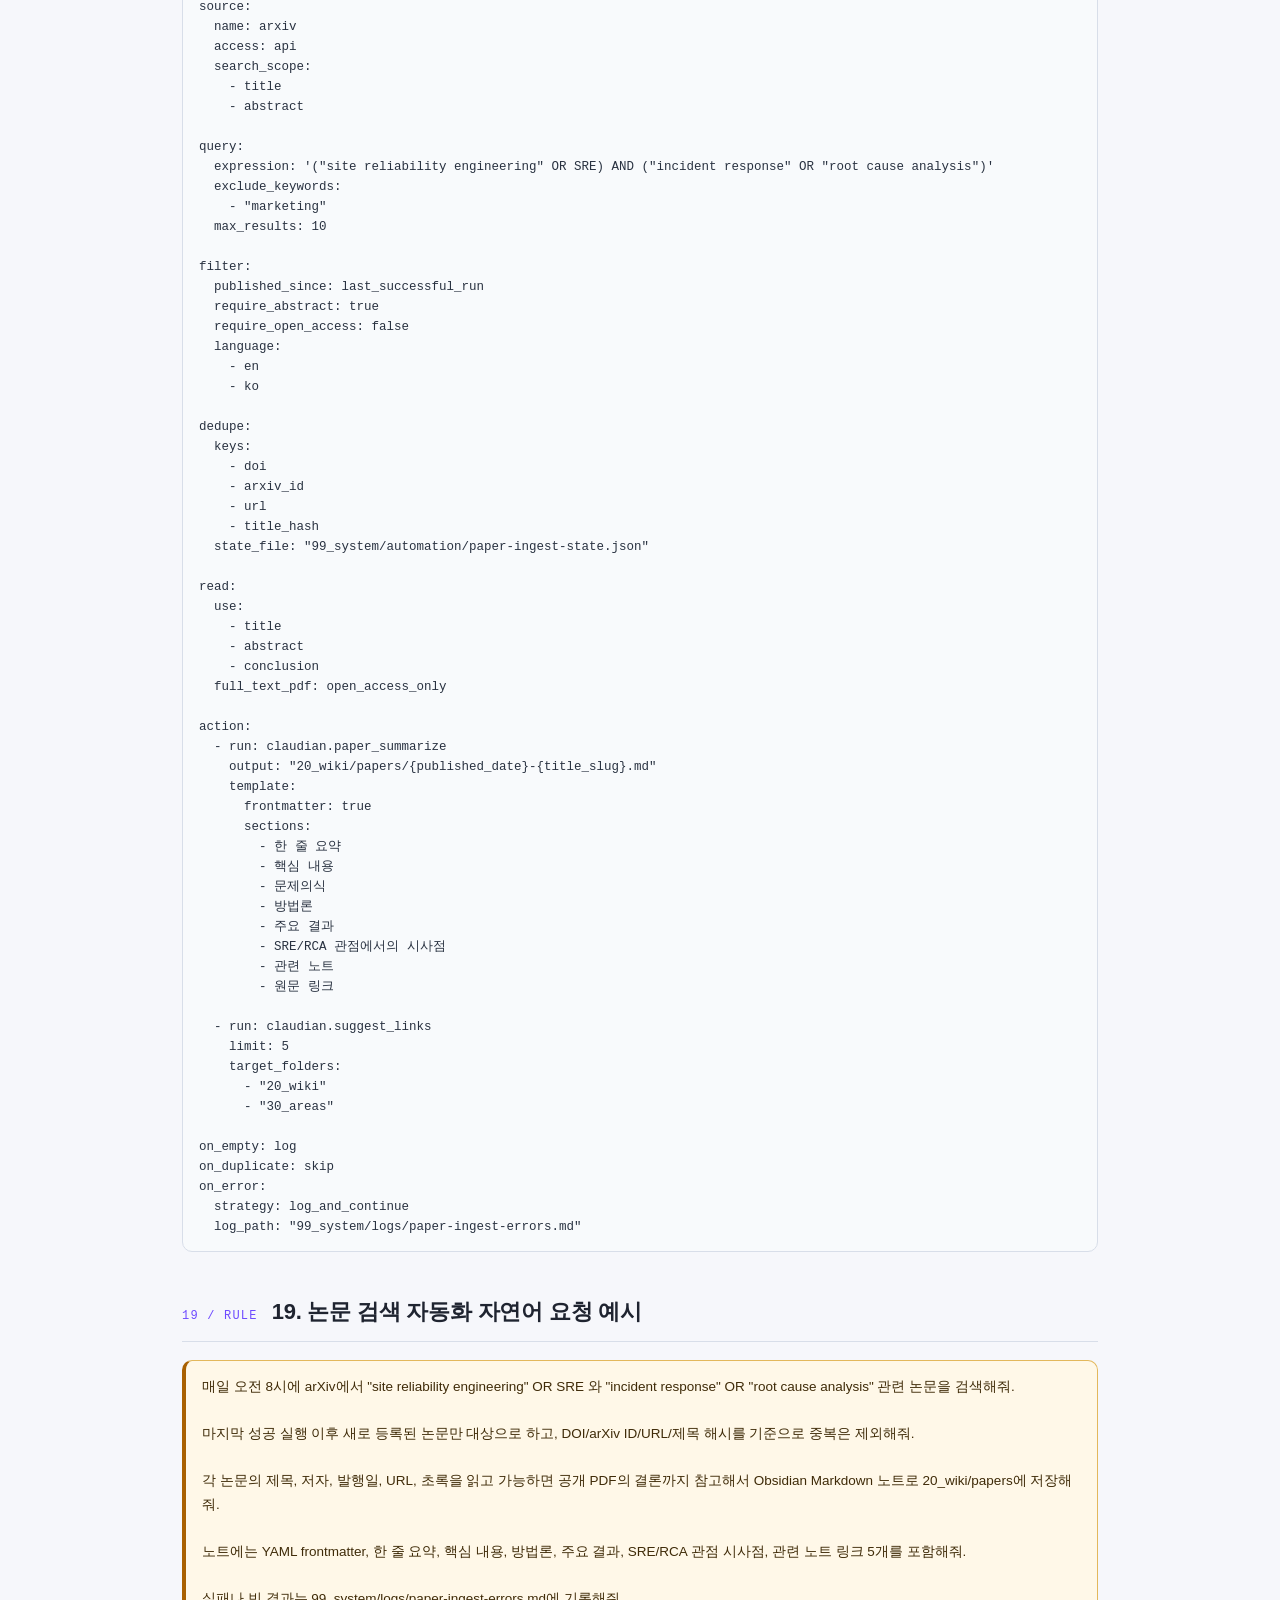
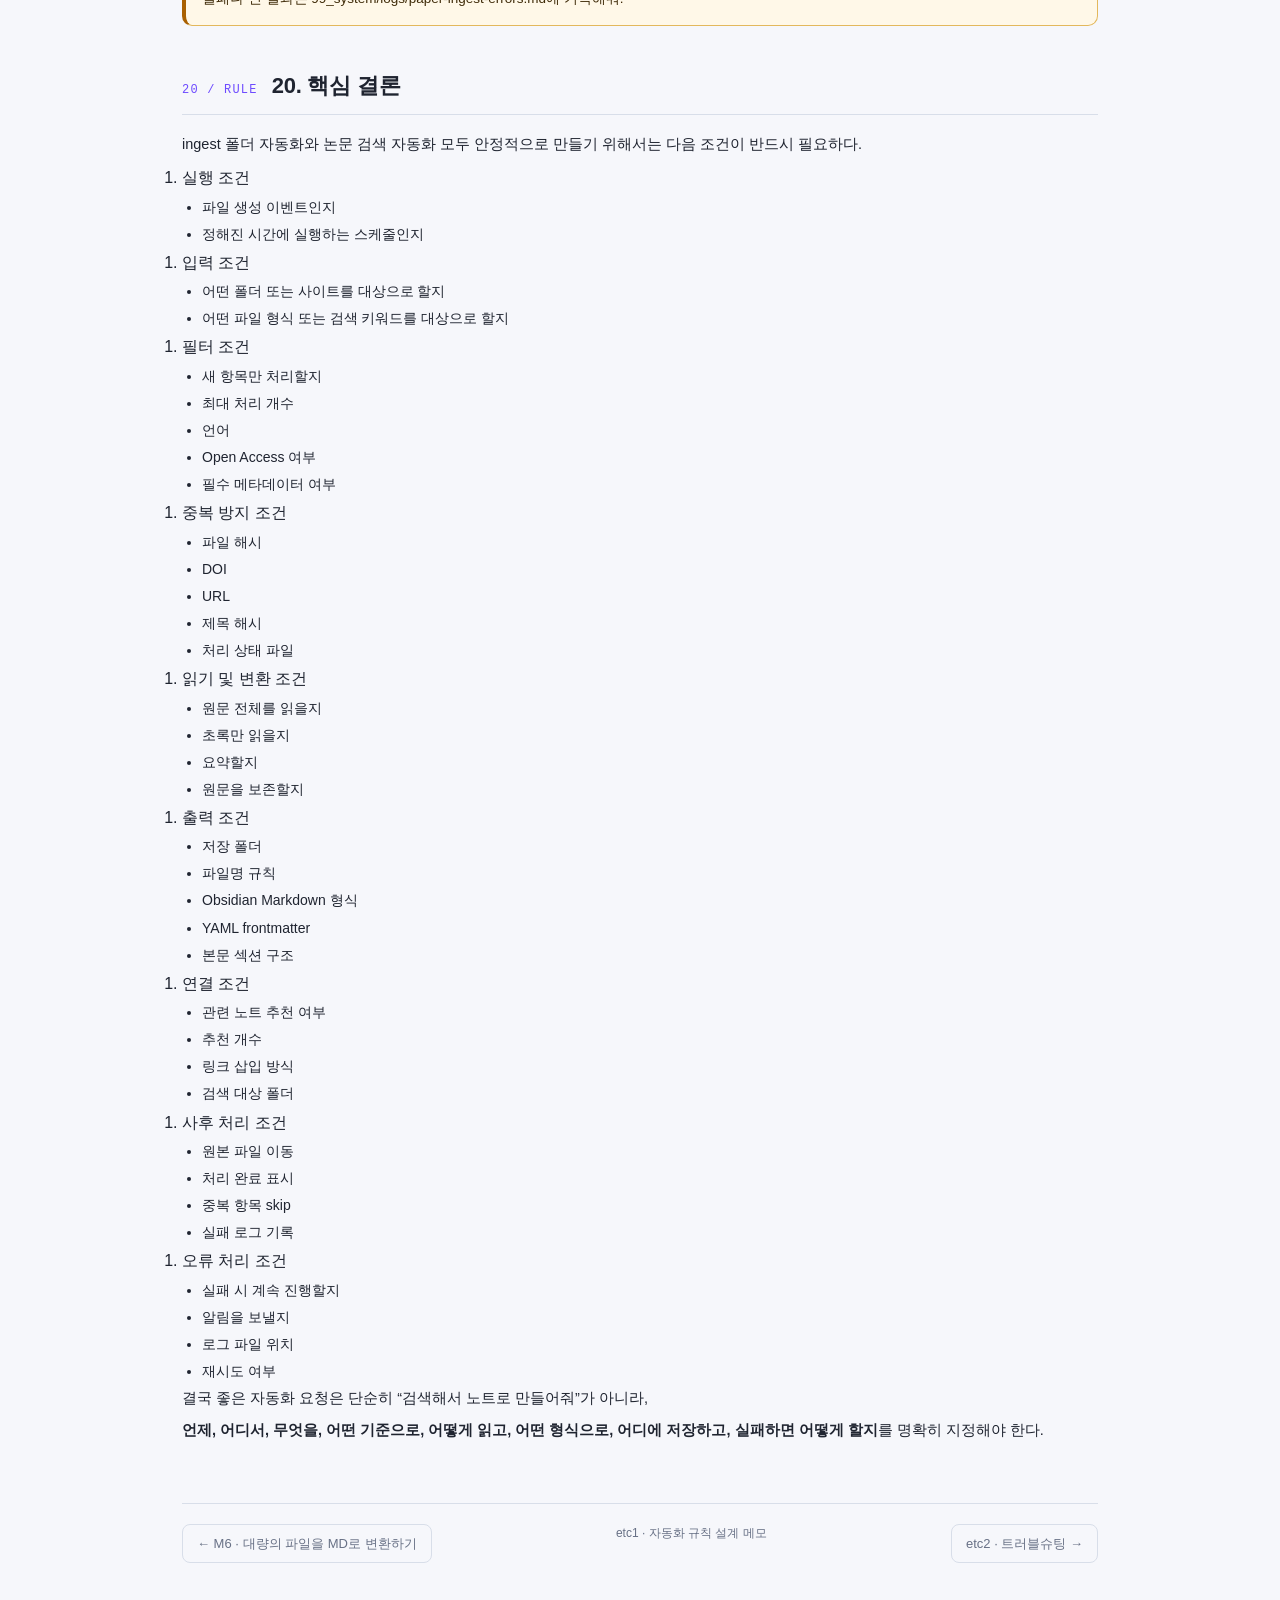
<file: workbook/module5.html>
<!DOCTYPE html>
<html lang="ko">
<head>
<meta charset="UTF-8">
<meta name="viewport" content="width=device-width, initial-scale=1.0">
<title>etc1 · 자동화 규칙 설계 메모 — 바이브 옵시디언 워크북</title>
<link rel="icon" href="data:image/svg+xml;utf8,<svg xmlns='http://www.w3.org/2000/svg' viewBox='0 0 100 100'><path d='M50 8 L25 35 L22 70 L48 92 L50 50 Z' fill='%23B48EFF'/><path d='M50 8 L78 38 L82 68 L52 92 L50 50 Z' fill='%236B3FA0'/></svg>">
<style>
/* 바이브 옵시디언 워크북 공통 스타일 */
:root{
  --bg:#F6F7FB;
  --bg-card:#FFFFFF;
  --bg-card-2:#F1F4F9;
  --line:#D8DEE9;
  --purple-1:#6D42C7;
  --purple-2:#6D4AFF;
  --purple-3:#7B5DE8;
  --purple-4:#4C2FA3;
  --purple-deep:#312060;
  --text:#1F2430;
  --text-mute:#687186;
  --accent:#7B5DE8;
  --good:#23825A;
  --warn:#A96000;
  --bad:#B43A46;
  --ink:#D8D2E8; /* 빈칸 라인 */
}
*{box-sizing:border-box;margin:0;padding:0}
html,body{background:var(--bg);color:var(--text);font-family:"Pretendard","Apple SD Gothic Neo","Noto Sans KR",-apple-system,sans-serif;line-height:1.65;font-feature-settings:"tnum"}
html{scroll-behavior:smooth}
a{color:var(--purple-1);text-decoration:none}

.wb-wrap{max-width:980px;margin:0 auto;padding:40px 32px 96px}

/* 상단 네비 */
.wb-nav{display:flex;align-items:center;gap:14px;padding:14px 18px;border:1px solid var(--line);background:var(--bg-card);border-radius:14px;margin-bottom:28px;font-size:13px;color:var(--text-mute)}
.wb-nav svg{width:24px;height:24px;flex-shrink:0}
.wb-nav .brand{font-weight:700;color:var(--text);letter-spacing:-0.01em}
.wb-nav .brand small{display:block;font-size:10px;color:var(--text-mute);font-weight:500;letter-spacing:0.08em}
.wb-nav .pages{margin-left:auto;display:flex;gap:8px;flex-wrap:wrap}
.wb-nav .pages a{padding:4px 10px;border:1px solid var(--line);border-radius:6px;color:var(--text-mute);font-size:12px}
.wb-nav .pages a:hover{border-color:var(--purple-3);color:var(--purple-1)}
.wb-nav .pages a.cur{background:linear-gradient(135deg,var(--purple-2),var(--purple-4));color:#fff;border-color:transparent}
.wb-nav .pages a.hub{background:rgba(109,66,199,0.08);color:var(--purple-1);border-color:var(--purple-3)}

/* 표지 (모듈 헤더) */
.m-cover{
  position:relative;
  background:radial-gradient(900px 400px at 80% -20%,rgba(109,74,255,0.12),transparent 60%),
             radial-gradient(700px 400px at 10% 110%,rgba(35,130,90,0.10),transparent 55%),
             linear-gradient(180deg,#FFFFFF 0%,#F6F7FB 100%);
  border:1px solid var(--line);border-radius:20px;
  padding:42px 40px;overflow:hidden;margin-bottom:34px;
}
.m-cover::before{
  content:"";position:absolute;right:-60px;top:-60px;width:260px;height:260px;
  background:conic-gradient(from 120deg,#6D42C7,#7B5DE8,#312060,#6D42C7);
  filter:blur(70px);opacity:0.35;border-radius:50%;
}
.m-cover .badge{display:inline-block;padding:4px 12px;border:1px solid var(--purple-3);border-radius:999px;color:var(--purple-1);font-size:11px;letter-spacing:0.1em;text-transform:uppercase;background:rgba(109,74,255,0.08);margin-bottom:14px}
.m-cover h1{font-size:38px;font-weight:800;letter-spacing:-0.02em;background:linear-gradient(135deg,#1F2430 0%,#6D42C7 60%,#6D4AFF 100%);-webkit-background-clip:text;background-clip:text;color:transparent;line-height:1.2;margin-bottom:10px}
.m-cover .desc{color:var(--text-mute);font-size:15px;max-width:680px}
.m-cover .meta{margin-top:22px;display:flex;gap:18px;flex-wrap:wrap;color:var(--text-mute);font-size:13px;position:relative;z-index:1}
.m-cover .meta b{color:var(--purple-1);font-weight:600}

/* 섹션 헤더 */
section{margin-bottom:42px}
.sec-head{display:flex;align-items:baseline;gap:14px;margin-bottom:18px;padding-bottom:10px;border-bottom:1px solid var(--line)}
.sec-num{font-family:"JetBrains Mono",monospace;color:var(--purple-2);font-size:12px;letter-spacing:0.1em}
.sec-head h2{font-size:22px;font-weight:700;letter-spacing:-0.01em}
.sec-head .tag{margin-left:auto;font-size:11px;color:var(--text-mute);padding:3px 9px;border:1px solid var(--line);border-radius:6px}

h3{font-size:16px;font-weight:600;margin:16px 0 8px}
h4{font-size:14px;font-weight:600;margin:10px 0 5px;color:var(--purple-1)}
p{color:var(--text);margin-bottom:8px;font-size:14.5px}
.mute{color:var(--text-mute)}
ul.dot{padding-left:20px}
ul.dot li{margin:4px 0;font-size:14px;color:var(--text)}

/* 카드 그리드 */
.grid{display:grid;gap:14px}
.grid-2{grid-template-columns:repeat(2,1fr)}
.grid-3{grid-template-columns:repeat(3,1fr)}
@media(max-width:760px){.grid-2,.grid-3{grid-template-columns:1fr}}

.card{background:linear-gradient(180deg,var(--bg-card),var(--bg-card-2));border:1px solid var(--line);border-radius:14px;padding:20px}
.card .ttl{font-size:15px;font-weight:600;margin-bottom:6px;color:var(--text)}
.card .body{color:var(--text-mute);font-size:13.5px;line-height:1.65}

/* 학습 목표 박스 */
.goals{
  background:radial-gradient(500px 240px at 0% 0%,rgba(109,74,255,0.12),transparent 60%),var(--bg-card);
  border:1px solid var(--purple-4);border-radius:16px;padding:22px 26px;margin-bottom:24px;
}
.goals .lbl{display:inline-block;background:var(--purple-2);color:#fff;font-size:11px;font-weight:700;padding:3px 10px;border-radius:6px;letter-spacing:0.06em;margin-bottom:10px}
.goals ol{padding-left:22px}
.goals ol li{margin:6px 0;color:var(--text);font-size:14.5px}
.goals ol li b{color:var(--purple-1)}

/* 체크박스 리스트 (수강생용) */
.check{list-style:none;padding:0;margin:6px 0}
.check li{
  padding:10px 12px 10px 38px;position:relative;border-bottom:1px dashed rgba(104,113,134,0.22);
  font-size:14.5px;color:var(--text);
}
.check li:last-child{border-bottom:none}
.check li::before{
  content:"";position:absolute;left:10px;top:13px;width:16px;height:16px;
  border:1.5px solid var(--purple-3);border-radius:4px;background:transparent;
}
.check li b{color:var(--purple-1)}
.check li .mt{display:block;color:var(--text-mute);font-size:13px;margin-top:2px}

/* 단계 박스 */
.step{
  background:var(--bg-card);border:1px solid var(--line);border-radius:14px;
  padding:18px 20px;margin:12px 0;position:relative;padding-left:64px;
}
.step::before{
  content:counter(step-counter);counter-increment:step-counter;
  position:absolute;left:18px;top:18px;
  width:30px;height:30px;border-radius:8px;
  background:linear-gradient(135deg,var(--purple-2),var(--purple-4));
  display:flex;align-items:center;justify-content:center;font-weight:800;font-size:14px;color:#fff;
}
.step-list{counter-reset:step-counter;list-style:none;padding:0}
.step .ttl{font-size:15px;font-weight:600;margin-bottom:4px;color:var(--text)}
.step .body{font-size:13.5px;color:var(--text-mute);line-height:1.65}
.step .body code{background:rgba(109,66,199,0.10);color:var(--purple-1);padding:2px 6px;border-radius:4px;font-size:12.5px;font-family:"JetBrains Mono",monospace}

/* 빈칸 작성 영역 */
.fill{
  background:var(--bg-card);border:1px solid var(--line);border-radius:12px;
  padding:14px 16px;margin:10px 0;
}
.fill .q{color:var(--purple-1);font-size:13px;font-weight:600;margin-bottom:8px;letter-spacing:0.02em}
.fill .lines{display:block}
.fill .lines span{
  display:block;height:24px;border-bottom:1px dashed rgba(104,113,134,0.30);
}
.fill .lines span:last-child{border-bottom:none}
.fill.short .lines span{height:24px}
.fill.tall .lines span{height:28px}

/* 워크시트 표 */
table.ws{width:100%;border-collapse:collapse;font-size:13.5px;margin:12px 0}
table.ws th,table.ws td{padding:10px 12px;text-align:left;border:1px solid var(--line);vertical-align:top}
table.ws th{background:rgba(109,74,255,0.08);color:var(--purple-1);font-weight:600;font-size:12.5px;letter-spacing:0.02em}
table.ws td.blank{height:38px;background:repeating-linear-gradient(transparent 0,transparent 22px,rgba(104,113,134,0.18) 23px,rgba(104,113,134,0.18) 24px)}
table.ws td.fill-sm{height:32px}
table.ws td.fill-md{height:56px}
table.ws td.fill-lg{height:88px}
table.ws td .ex{display:block;color:var(--text-mute);font-size:12px;margin-top:2px}

/* 강사 시연 박스 / 데모 박스 */
.demo{
  background:linear-gradient(180deg,rgba(109,74,255,0.08),rgba(109,74,255,0.02));
  border-left:3px solid var(--purple-2);
  padding:16px 18px 16px 20px;border-radius:0 12px 12px 0;
  margin:14px 0;
}
.demo .lbl{display:inline-block;font-size:10px;font-weight:700;color:var(--purple-1);letter-spacing:0.12em;text-transform:uppercase;margin-bottom:6px}
.demo .desc{font-size:14px;color:var(--text)}

/* 콜아웃 */
.callout{
  background:radial-gradient(500px 240px at 0% 0%,rgba(109,74,255,0.12),transparent 60%),var(--bg-card);
  border:1px solid var(--purple-4);border-radius:14px;padding:18px 22px;margin:14px 0;
}
.callout .lbl{display:inline-block;background:var(--purple-2);color:#fff;font-size:10px;font-weight:700;padding:3px 10px;border-radius:6px;letter-spacing:0.06em;margin-bottom:8px}
.callout p{font-size:14px;color:var(--text)}

/* 코드 박스 */
pre.code{
  background:#F8FAFC;border:1px solid var(--line);border-radius:10px;
  padding:14px 16px;color:#293241;font-size:12.5px;line-height:1.6;
  font-family:"JetBrains Mono","SF Mono",monospace;overflow-x:auto;margin:10px 0;
}
pre.code.prompt-box{
  background:#FFF8E8;
  border:1px solid #E3B85C;
  border-left:4px solid #A96000;
  color:#3F2B08;
  font-family:"Pretendard","Apple SD Gothic Neo","Noto Sans KR",-apple-system,sans-serif;
  font-size:13.5px;
  line-height:1.75;
  white-space:pre-wrap;
}
pre.code .hl{color:var(--purple-1)}
pre.code .mute{color:var(--text-mute)}
code.inline{background:rgba(109,66,199,0.10);color:var(--purple-1);padding:2px 7px;border-radius:4px;font-size:12.5px;font-family:"JetBrains Mono",monospace}

/* 그래프 더미 (SVG 컨테이너) */
.gview{background:#F8FAFC;border:1px solid var(--line);border-radius:12px;padding:18px;margin:12px 0;text-align:center}
.gview svg{max-width:100%;height:auto}
.gview .cap{display:block;font-size:12px;color:var(--text-mute);margin-top:8px}

/* 시간 표시 라벨 */
.dur-tag{display:inline-block;padding:3px 10px;font-size:11px;color:var(--purple-1);border:1px solid var(--purple-3);border-radius:999px;background:rgba(109,74,255,0.06)}

/* 풋터 */
.wb-foot{margin-top:60px;padding-top:20px;border-top:1px solid var(--line);color:var(--text-mute);font-size:12px;display:flex;justify-content:space-between;flex-wrap:wrap;gap:10px}
.wb-foot .nav-prev,.wb-foot .nav-next{padding:8px 14px;border:1px solid var(--line);border-radius:8px;color:var(--text-mute);font-size:13px}
.wb-foot .nav-prev:hover,.wb-foot .nav-next:hover{border-color:var(--purple-3);color:var(--purple-1)}

/* 셀프 체크 박스 */
.self{
  background:var(--bg-card);border:1px solid var(--line);border-radius:14px;padding:18px 22px;margin-top:24px;
}
.self h3{margin-top:0;color:var(--purple-1)}
.self ul.check li{font-size:14px}

/* 메모 영역 (큰 빈칸) */
.memo{
  background:var(--bg-card);border:1px solid var(--line);border-radius:12px;
  padding:16px;margin:12px 0;min-height:120px;
  background-image:repeating-linear-gradient(transparent 0,transparent 26px,rgba(104,113,134,0.18) 27px,rgba(104,113,134,0.18) 28px);
  background-position:0 32px;
}
.memo .q{color:var(--purple-1);font-size:13px;font-weight:600;margin-bottom:10px}

/* 인쇄용 */
@media print{
  html,body{background:#fff;color:#111}
  .wb-nav{display:none}
  .m-cover{background:#fff;border:1px solid #ccc}
  .m-cover h1{color:#333;-webkit-text-fill-color:#333}
  section{page-break-inside:avoid}
}

</style>
</head>
<body>

<div class="wb-wrap">

<nav class="wb-nav">
  <svg viewBox="0 0 100 100" xmlns="http://www.w3.org/2000/svg" aria-hidden="true">
    <defs>
      <linearGradient id="lg1" x1="20%" y1="0%" x2="80%" y2="100%"><stop offset="0%" stop-color="#E0CCFF"/><stop offset="100%" stop-color="#9B6FE8"/></linearGradient>
      <linearGradient id="lg2" x1="0%" y1="0%" x2="100%" y2="100%"><stop offset="0%" stop-color="#9B6FE8"/><stop offset="100%" stop-color="#7B5DE8"/></linearGradient>
    </defs>
    <path d="M50 6 L24 34 L20 68 L46 94 L50 52 Z" fill="url(#lg1)"/>
    <path d="M50 6 L78 36 L84 70 L54 94 L50 52 Z" fill="url(#lg2)"/>
  </svg>
  <div class="brand">바이브 옵시디언 워크북<small>VIBE OBSIDIAN · WORKBOOK</small></div>
  <div class="pages">
    <a href="index.html" class="hub">목차</a>
    <a href="module1.html">M1</a>
    <a href="module2.html">M2</a>
    <a href="module3.html">M3</a>
    <a href="module4.html">M4</a>
    <a href="module7.html">M5</a>
    <a href="module6.html">M6</a>
    <a href="module5.html" class="cur">etc1</a>
    <a href="etc2.html">etc2</a>
  </div>
</nav>

<div class="m-cover">
  <span class="badge">etc1 · Automation Design</span>
  <h1>자동화 규칙 설계 메모</h1>
  <p class="desc">ingest 폴더 자동 노트화와 논문 검색 자동화를 안정적으로 설계하기 위한 조건, YAML 예시, 자연어 요청 예시를 정리한다.</p>
  <div class="meta">
    <span>구분 <b>보조 실습</b></span>
    <span>방식 <b>조건 정의 + 프롬프트 개선</b></span>
    <span>결과물 <b>자동화 요청 예시 2종</b></span>
  </div>
</div>

<div class="goals">
  <span class="lbl">LEARNING GOALS</span>
  <ol>
    <li><b>이벤트 기반</b>과 <b>스케줄 기반</b> 자동화의 차이를 구분한다.</li>
    <li>입력, 필터, 중복 방지, 출력, 오류 처리 조건을 빠짐없이 설계한다.</li>
    <li>자동화 요청을 자연어와 YAML 형식으로 명확하게 작성한다.</li>
  </ol>
</div>

<section>
  <div class="sec-head">
    <span class="sec-num">01 / RULE</span>
    <h2>1. 질문: ingest 폴더 자동 노트화</h2>
  </div>
<p>특정 폴더를 ingest 폴더로 지정하고, 특정 시간에 해당 폴더에 파일이 있는지 감지하고 있다면 파일을 Markdown 문법에 맞게 작성하여 노트로 등록하는 자동화를 만들고 싶다.</p>
<p>초안 프롬프트:</p>
<pre class="code">rule: auto-summarize-inbox
trigger:
  type: file_create
  path: 00_inbox/**/*.md
action:
  - run: claudian.summarize
    output: 20_wiki/{filename_slug}.md
  - run: claudian.suggest_links
    limit: 5
debounce: 3s   # 같은 파일 연속 저장 방지
on_error: log  # 또는 notify</pre>
</section>
<section>
  <div class="sec-head">
    <span class="sec-num">02 / RULE</span>
    <h2>2. ingest 폴더 자동화 초안 평가</h2>
  </div>
<p>초안은 방향은 좋지만, 실제 요구사항인 <b>“특정 시간에 ingest 폴더를 확인하고 파일이 있으면 Markdown 노트로 등록”</b>하는 방식과는 조금 다르다.</p>
<p>현재 초안의 핵심 동작은 다음에 가깝다.</p>
<ul class="dot">
  <li><code class="inline">file_create</code> 이벤트가 발생하면 실행</li>
  <li><code class="inline">00_inbox/**/*.md</code> 안에 새 Markdown 파일이 생기면 요약</li>
  <li>결과를 <code class="inline">20_wiki/{filename_slug}.md</code>로 생성</li>
  <li>관련 링크를 최대 5개 제안</li>
  <li>같은 파일 연속 저장 방지를 위해 debounce 적용</li>
  <li>오류는 로그 또는 알림 처리</li>
</ul>
<p>하지만 이 구조는 <b>스케줄 기반 자동화</b>가 아니라 <b>이벤트 기반 자동화</b>다.</p>
</section>
<section>
  <div class="sec-head">
    <span class="sec-num">03 / RULE</span>
    <h2>3. ingest 폴더 자동화에서 보완할 점</h2>
  </div>
<p>명확히 해야 할 조건은 다음과 같다.</p>
<ol>
  <li>ingest 폴더가 정확히 어디인지</li>
  <li>대상 파일 형식이 <code class="inline">.md</code>만인지, <code class="inline">.txt</code>, <code class="inline">.pdf</code>, <code class="inline">.docx</code>, <code class="inline">.html</code> 등도 포함하는지</li>
  <li>원본 파일을 변환하는지, 요약하는지, 정리하는지</li>
  <li>이미 처리한 파일을 다시 처리하지 않을 기준</li>
  <li>처리 후 원본 파일을 어디로 이동할지</li>
  <li>생성될 노트의 frontmatter 형식</li>
  <li>기존 같은 이름의 노트가 있을 때 덮어쓸지, 새 이름을 만들지</li>
  <li>관련 링크 제안 결과를 본문에 넣을지, 별도 메타데이터로 둘지</li>
</ol>
</section>
<section>
  <div class="sec-head">
    <span class="sec-num">04 / RULE</span>
    <h2>4. ingest 폴더 자동화 개선 예시</h2>
  </div>
<pre class="code">rule: scheduled-ingest-to-note

description: &gt;
  매일 지정된 시간에 ingest 폴더를 확인하고,
  새 파일이 있으면 Obsidian Markdown 문법에 맞는 노트로 변환하여 등록한다.

trigger:
  type: schedule
  cron: &quot;0 9 * * *&quot;
  timezone: &quot;Asia/Seoul&quot;

source:
  path: &quot;00_inbox/ingest&quot;
  include:
    - &quot;*.md&quot;
    - &quot;*.txt&quot;
    - &quot;*.pdf&quot;
    - &quot;*.docx&quot;
  recursive: true

condition:
  if_empty: noop
  skip_already_processed: true

action:
  - run: claudian.ingest_to_markdown
    output: &quot;20_wiki/{date}-{filename_slug}.md&quot;
    options:
      language: &quot;ko&quot;
      preserve_original_content: true
      summarize: true
      format: obsidian_markdown
      add_frontmatter: true
      frontmatter:
        source_file: &quot;{source_path}&quot;
        created: &quot;{now}&quot;
        status: &quot;ingested&quot;
        tags:
          - inbox
          - auto-ingested

  - run: claudian.suggest_links
    limit: 5
    write_to: &quot;related_notes_section&quot;

  - run: move_file
    to: &quot;00_inbox/processed/{filename}&quot;

on_duplicate:
  strategy: append_number

on_error:
  strategy: log
  log_path: &quot;99_system/logs/ingest-errors.md&quot;</pre>
</section>
<section>
  <div class="sec-head">
    <span class="sec-num">05 / RULE</span>
    <h2>5. 핵심 수정 포인트</h2>
  </div>
<h3>5.1 <code class="inline">file_create</code> 대신 <code class="inline">schedule</code></h3>
<p>특정 시간에 폴더를 확인하려면 다음처럼 작성하는 것이 더 정확하다.</p>
<pre class="code">trigger:
  type: schedule
  cron: &quot;0 9 * * *&quot;</pre>
<p>예: 매일 오전 9시 실행.</p>
<h3>5.2 ingest 폴더와 출력 노트 폴더 분리</h3>
<pre class="code">source:
  path: &quot;00_inbox/ingest&quot;

output:
  path: &quot;20_wiki&quot;</pre>
<p>이렇게 해야 “대기 중인 파일”과 “정식 노트”가 섞이지 않는다.</p>
<h3>5.3 중복 처리 방지</h3>
<p>자동화에서 가장 중요한 부분 중 하나다.</p>
<pre class="code">skip_already_processed: true</pre>
<p>또는 처리 후 원본을 이동한다.</p>
<pre class="code">move_file:
  to: &quot;00_inbox/processed&quot;</pre>
<p>이 조건이 없으면 같은 파일이 매일 반복 처리될 수 있다.</p>
<h3>5.4 Markdown 노트 템플릿 명시</h3>
<p>생성될 노트 형식을 명확히 지정하면 더 안정적이다.</p>
<pre class="code">---
title: &quot;{title}&quot;
source: &quot;{source_path}&quot;
created: &quot;{now}&quot;
tags:
  - inbox
  - auto-ingested
---

# {title}

## 요약

{summary}

## 원문 정리

{cleaned_content}

## 관련 노트

{suggested_links}</pre>
</section>
<section>
  <div class="sec-head">
    <span class="sec-num">06 / RULE</span>
    <h2>6. ingest 자동화 자연어 요청 예시</h2>
  </div>
<pre class="code prompt-box">00_inbox/ingest 폴더를 매일 오전 9시에 확인해서 새 파일이 있으면 Obsidian Markdown 노트로 변환해줘.

.md, .txt, .pdf, .docx 파일을 대상으로 하고, 결과는 20_wiki 폴더에 {날짜}-{파일명}.md 형식으로 저장해줘.

생성된 노트에는 YAML frontmatter, 요약, 정리된 본문, 관련 노트 링크 5개를 포함해줘.

처리 완료된 원본 파일은 00_inbox/processed로 이동하고, 이미 처리한 파일은 다시 처리하지 않게 해줘.

오류는 99_system/logs/ingest-errors.md에 기록해줘.</pre>
<hr style="border:0;border-top:1px solid var(--line);margin:34px 0">
</section>
<section>
  <div class="sec-head">
    <span class="sec-num">PART / RESEARCH</span>
    <h2>논문 검색 자동화 설계</h2>
    <span class="tag">설계 확장</span>
  </div>
</section>
<section>
  <div class="sec-head">
    <span class="sec-num">07 / RULE</span>
    <h2>7. 질문: 특정 사이트에서 키워드 검색 후 논문 노트화</h2>
  </div>
<p>특정 사이트, 예를 들어 논문 조회 사이트에서 특정 키워드를 매일 같은 시간에 검색하고, 논문 내용을 읽고 노트로 등록하는 작업을 매일 수행한다면 어떤 조건으로 수행해야 할지 확인하고 싶다.</p>
</section>
<section>
  <div class="sec-head">
    <span class="sec-num">08 / RULE</span>
    <h2>8. 논문 검색 자동화의 전체 흐름</h2>
  </div>
<p>이 자동화는 단순 파일 감지보다 조건이 더 많다.</p>
<p>핵심 흐름은 다음과 같다.</p>
<ol>
  <li>정해진 시간에 실행</li>
  <li>특정 논문 사이트 또는 API에서 키워드 검색</li>
  <li>신규 논문인지 판별</li>
  <li>본문 또는 초록 접근 가능 여부 확인</li>
  <li>논문 내용 읽기</li>
  <li>요약 및 정리</li>
  <li>Obsidian Markdown 노트 생성</li>
  <li>관련 노트 링크 추천</li>
  <li>처리 상태 기록</li>
  <li>오류 기록</li>
</ol>
</section>
<section>
  <div class="sec-head">
    <span class="sec-num">09 / RULE</span>
    <h2>9. 실행 조건</h2>
  </div>
<pre class="code">trigger:
  type: schedule
  cron: &quot;0 8 * * *&quot;
  timezone: &quot;Asia/Seoul&quot;</pre>
<p>의미: 매일 오전 8시에 실행.</p>
<p>정해야 할 것:</p>
<ul class="dot">
  <li>매일 몇 시에 실행할지</li>
  <li>주말도 실행할지</li>
  <li>실패하면 재시도할지</li>
  <li>마지막 실행 이후 새 논문만 볼지</li>
  <li>매번 최근 24시간을 볼지</li>
</ul>
</section>
<section>
  <div class="sec-head">
    <span class="sec-num">10 / RULE</span>
    <h2>10. 검색 대상 사이트 조건</h2>
  </div>
<p>예시:</p>
<pre class="code">source:
  name: arxiv
  type: api
  endpoint: &quot;arxiv_api&quot;</pre>
<p>정해야 할 것:</p>
<ul class="dot">
  <li>대상 사이트: arXiv, PubMed, Semantic Scholar, Google Scholar, 특정 학회 사이트 등</li>
  <li>공식 API 또는 RSS가 있는지</li>
  <li>로그인이 필요한지</li>
  <li>PDF 다운로드가 허용되는지</li>
  <li>자동화 접근이 사이트 이용약관이나 robots.txt에 위반되지 않는지</li>
</ul>
<p>주의할 점:</p>
<ul class="dot">
  <li>Google Scholar처럼 자동화 크롤링에 제한이 있는 사이트는 주의해야 한다.</li>
  <li>가능하면 공식 API, RSS, OpenAlex, Crossref, arXiv API, PubMed API 같은 경로를 사용하는 것이 안전하다.</li>
</ul>
</section>
<section>
  <div class="sec-head">
    <span class="sec-num">11 / RULE</span>
    <h2>11. 검색 키워드 조건</h2>
  </div>
<p>단순 예시:</p>
<pre class="code">query:
  keywords:
    - &quot;site reliability engineering&quot;
    - &quot;incident response&quot;
    - &quot;root cause analysis&quot;
  operator: OR</pre>
<p>더 정확한 예시:</p>
<pre class="code">query:
  expression: &#39;(&quot;site reliability engineering&quot; OR SRE) AND (&quot;incident response&quot; OR &quot;root cause analysis&quot;)&#39;
  fields:
    - title
    - abstract
    - keywords</pre>
<p>정해야 할 것:</p>
<ul class="dot">
  <li>제목만 검색할지</li>
  <li>초록까지 검색할지</li>
  <li>본문까지 검색할지</li>
  <li>AND / OR 조건을 어떻게 구성할지</li>
  <li>제외 키워드를 둘지</li>
</ul>
<p>제외 키워드 예시:</p>
<pre class="code">exclude:
  keywords:
    - &quot;marketing&quot;
    - &quot;survey only&quot;</pre>
</section>
<section>
  <div class="sec-head">
    <span class="sec-num">12 / RULE</span>
    <h2>12. 수집 대상 필터 조건</h2>
  </div>
<pre class="code">filter:
  published_since: last_successful_run
  language:
    - en
    - ko
  max_results: 10
  require_abstract: true
  require_open_access: true</pre>
<p>정해야 할 것:</p>
<ul class="dot">
  <li>하루 최대 몇 편까지 처리할지</li>
  <li>Open Access 논문만 읽을지</li>
  <li>초록만 읽고 노트화할지</li>
  <li>PDF 본문까지 읽을지</li>
  <li>preprint를 포함할지</li>
  <li>peer-reviewed 논문만 포함할지</li>
</ul>
</section>
<section>
  <div class="sec-head">
    <span class="sec-num">13 / RULE</span>
    <h2>13. 중복 방지 조건</h2>
  </div>
<p>자동화에서 매우 중요하다.</p>
<pre class="code">dedupe:
  keys:
    - doi
    - arxiv_id
    - url
    - title_hash
  state_file: &quot;99_system/automation/paper-ingest-state.json&quot;</pre>
<p>중복 기준 후보:</p>
<ul class="dot">
  <li>DOI</li>
  <li>arXiv ID</li>
  <li>PubMed ID</li>
  <li>URL</li>
  <li>제목 해시</li>
  <li>이미 생성된 노트의 frontmatter <code class="inline">paper_id</code></li>
</ul>
</section>
<section>
  <div class="sec-head">
    <span class="sec-num">14 / RULE</span>
    <h2>14. 읽기 범위 조건</h2>
  </div>
<pre class="code">read:
  priority:
    - abstract
    - conclusion
    - full_text_pdf
  full_text: open_access_only</pre>
<p>정해야 할 것:</p>
<ul class="dot">
  <li>초록만 요약할지</li>
  <li>PDF 전체를 읽을지</li>
  <li>Introduction / Method / Results / Conclusion 중심으로 읽을지</li>
  <li>표와 그림 캡션도 읽을지</li>
  <li>참고문헌은 제외할지</li>
</ul>
</section>
<section>
  <div class="sec-head">
    <span class="sec-num">15 / RULE</span>
    <h2>15. 노트 생성 조건</h2>
  </div>
<p>Obsidian 노트로 등록하려면 템플릿이 명확해야 한다.</p>
<pre class="code">output:
  folder: &quot;20_wiki/papers&quot;
  filename: &quot;{published_date}-{title_slug}.md&quot;
  format: obsidian_markdown</pre>
<p>추천 노트 구조:</p>
<pre class="code">---
title: &quot;{paper_title}&quot;
authors:
  - &quot;{author_1}&quot;
published: &quot;{published_date}&quot;
source: &quot;{source_name}&quot;
url: &quot;{paper_url}&quot;
doi: &quot;{doi}&quot;
paper_id: &quot;{paper_id}&quot;
tags:
  - paper
  - research
  - auto-ingested
status: unread
created: &quot;{now}&quot;
---

# {paper_title}

## 한 줄 요약

{one_sentence_summary}

## 핵심 내용

{summary}

## 문제의식

{research_problem}

## 방법론

{method}

## 주요 결과

{findings}

## SRE/RCA 관점에서의 시사점

{implications}

## 인용할 만한 개념

{key_concepts}

## 관련 노트

{suggested_links}

## 원문

- [논문 링크]({paper_url})
- DOI: `{doi}`</pre>
</section>
<section>
  <div class="sec-head">
    <span class="sec-num">16 / RULE</span>
    <h2>16. 관련 링크 추천 조건</h2>
  </div>
<pre class="code">linking:
  suggest_links: true
  limit: 5
  target_folders:
    - &quot;20_wiki&quot;
    - &quot;30_areas&quot;</pre>
<p>정해야 할 것:</p>
<ul class="dot">
  <li>관련 노트 몇 개까지 추천할지</li>
  <li>자동으로 링크를 삽입할지</li>
  <li>후보만 남길지</li>
  <li>어떤 폴더를 검색 대상으로 삼을지</li>
</ul>
</section>
<section>
  <div class="sec-head">
    <span class="sec-num">17 / RULE</span>
    <h2>17. 오류 처리 조건</h2>
  </div>
<pre class="code">on_error:
  strategy: log_and_continue
  log_path: &quot;99_system/logs/paper-ingest-errors.md&quot;</pre>
<p>필요한 오류 조건:</p>
<ul class="dot">
  <li>사이트 접속 실패</li>
  <li>API 제한 초과</li>
  <li>PDF 다운로드 실패</li>
  <li>본문 추출 실패</li>
  <li>중복 파일명 발생</li>
  <li>요약 실패</li>
  <li>노트 저장 실패</li>
</ul>
</section>
<section>
  <div class="sec-head">
    <span class="sec-num">18 / RULE</span>
    <h2>18. 논문 검색 자동화 개선 예시</h2>
  </div>
<pre class="code">rule: daily-paper-research-ingest

description: &gt;
  매일 오전 8시에 지정한 논문 검색 사이트에서 키워드를 검색하고,
  새 논문이 있으면 초록 또는 공개 본문을 읽어 Obsidian Markdown 노트로 등록한다.

trigger:
  type: schedule
  cron: &quot;0 8 * * *&quot;
  timezone: &quot;Asia/Seoul&quot;

source:
  name: arxiv
  access: api
  search_scope:
    - title
    - abstract

query:
  expression: &#39;(&quot;site reliability engineering&quot; OR SRE) AND (&quot;incident response&quot; OR &quot;root cause analysis&quot;)&#39;
  exclude_keywords:
    - &quot;marketing&quot;
  max_results: 10

filter:
  published_since: last_successful_run
  require_abstract: true
  require_open_access: false
  language:
    - en
    - ko

dedupe:
  keys:
    - doi
    - arxiv_id
    - url
    - title_hash
  state_file: &quot;99_system/automation/paper-ingest-state.json&quot;

read:
  use:
    - title
    - abstract
    - conclusion
  full_text_pdf: open_access_only

action:
  - run: claudian.paper_summarize
    output: &quot;20_wiki/papers/{published_date}-{title_slug}.md&quot;
    template:
      frontmatter: true
      sections:
        - 한 줄 요약
        - 핵심 내용
        - 문제의식
        - 방법론
        - 주요 결과
        - SRE/RCA 관점에서의 시사점
        - 관련 노트
        - 원문 링크

  - run: claudian.suggest_links
    limit: 5
    target_folders:
      - &quot;20_wiki&quot;
      - &quot;30_areas&quot;

on_empty: log
on_duplicate: skip
on_error:
  strategy: log_and_continue
  log_path: &quot;99_system/logs/paper-ingest-errors.md&quot;</pre>
</section>
<section>
  <div class="sec-head">
    <span class="sec-num">19 / RULE</span>
    <h2>19. 논문 검색 자동화 자연어 요청 예시</h2>
  </div>
<pre class="code prompt-box">매일 오전 8시에 arXiv에서 &quot;site reliability engineering&quot; OR SRE 와 &quot;incident response&quot; OR &quot;root cause analysis&quot; 관련 논문을 검색해줘.

마지막 성공 실행 이후 새로 등록된 논문만 대상으로 하고, DOI/arXiv ID/URL/제목 해시를 기준으로 중복은 제외해줘.

각 논문의 제목, 저자, 발행일, URL, 초록을 읽고 가능하면 공개 PDF의 결론까지 참고해서 Obsidian Markdown 노트로 20_wiki/papers에 저장해줘.

노트에는 YAML frontmatter, 한 줄 요약, 핵심 내용, 방법론, 주요 결과, SRE/RCA 관점 시사점, 관련 노트 링크 5개를 포함해줘.

실패나 빈 결과는 99_system/logs/paper-ingest-errors.md에 기록해줘.</pre>
</section>
<section>
  <div class="sec-head">
    <span class="sec-num">20 / RULE</span>
    <h2>20. 핵심 결론</h2>
  </div>
<p>ingest 폴더 자동화와 논문 검색 자동화 모두 안정적으로 만들기 위해서는 다음 조건이 반드시 필요하다.</p>
<ol>
  <li>실행 조건</li>
</ol>
<ul class="dot">
  <li>파일 생성 이벤트인지</li>
  <li>정해진 시간에 실행하는 스케줄인지</li>
</ul>
<ol>
  <li>입력 조건</li>
</ol>
<ul class="dot">
  <li>어떤 폴더 또는 사이트를 대상으로 할지</li>
  <li>어떤 파일 형식 또는 검색 키워드를 대상으로 할지</li>
</ul>
<ol>
  <li>필터 조건</li>
</ol>
<ul class="dot">
  <li>새 항목만 처리할지</li>
  <li>최대 처리 개수</li>
  <li>언어</li>
  <li>Open Access 여부</li>
  <li>필수 메타데이터 여부</li>
</ul>
<ol>
  <li>중복 방지 조건</li>
</ol>
<ul class="dot">
  <li>파일 해시</li>
  <li>DOI</li>
  <li>URL</li>
  <li>제목 해시</li>
  <li>처리 상태 파일</li>
</ul>
<ol>
  <li>읽기 및 변환 조건</li>
</ol>
<ul class="dot">
  <li>원문 전체를 읽을지</li>
  <li>초록만 읽을지</li>
  <li>요약할지</li>
  <li>원문을 보존할지</li>
</ul>
<ol>
  <li>출력 조건</li>
</ol>
<ul class="dot">
  <li>저장 폴더</li>
  <li>파일명 규칙</li>
  <li>Obsidian Markdown 형식</li>
  <li>YAML frontmatter</li>
  <li>본문 섹션 구조</li>
</ul>
<ol>
  <li>연결 조건</li>
</ol>
<ul class="dot">
  <li>관련 노트 추천 여부</li>
  <li>추천 개수</li>
  <li>링크 삽입 방식</li>
  <li>검색 대상 폴더</li>
</ul>
<ol>
  <li>사후 처리 조건</li>
</ol>
<ul class="dot">
  <li>원본 파일 이동</li>
  <li>처리 완료 표시</li>
  <li>중복 항목 skip</li>
  <li>실패 로그 기록</li>
</ul>
<ol>
  <li>오류 처리 조건</li>
</ol>
<ul class="dot">
  <li>실패 시 계속 진행할지</li>
  <li>알림을 보낼지</li>
  <li>로그 파일 위치</li>
  <li>재시도 여부</li>
</ul>
<p>결국 좋은 자동화 요청은 단순히 “검색해서 노트로 만들어줘”가 아니라,</p>
<p><b>언제, 어디서, 무엇을, 어떤 기준으로, 어떻게 읽고, 어떤 형식으로, 어디에 저장하고, 실패하면 어떻게 할지</b>를 명확히 지정해야 한다.</p>
</section>

<div class="wb-foot">
  <a class="nav-prev" href="module6.html">← M6 · 대량의 파일을 MD로 변환하기</a>
  <span>etc1 · 자동화 규칙 설계 메모</span>
  <a class="nav-next" href="etc2.html">etc2 · 트러블슈팅 →</a>
</div>

</div>
</body>
</html>
</file>
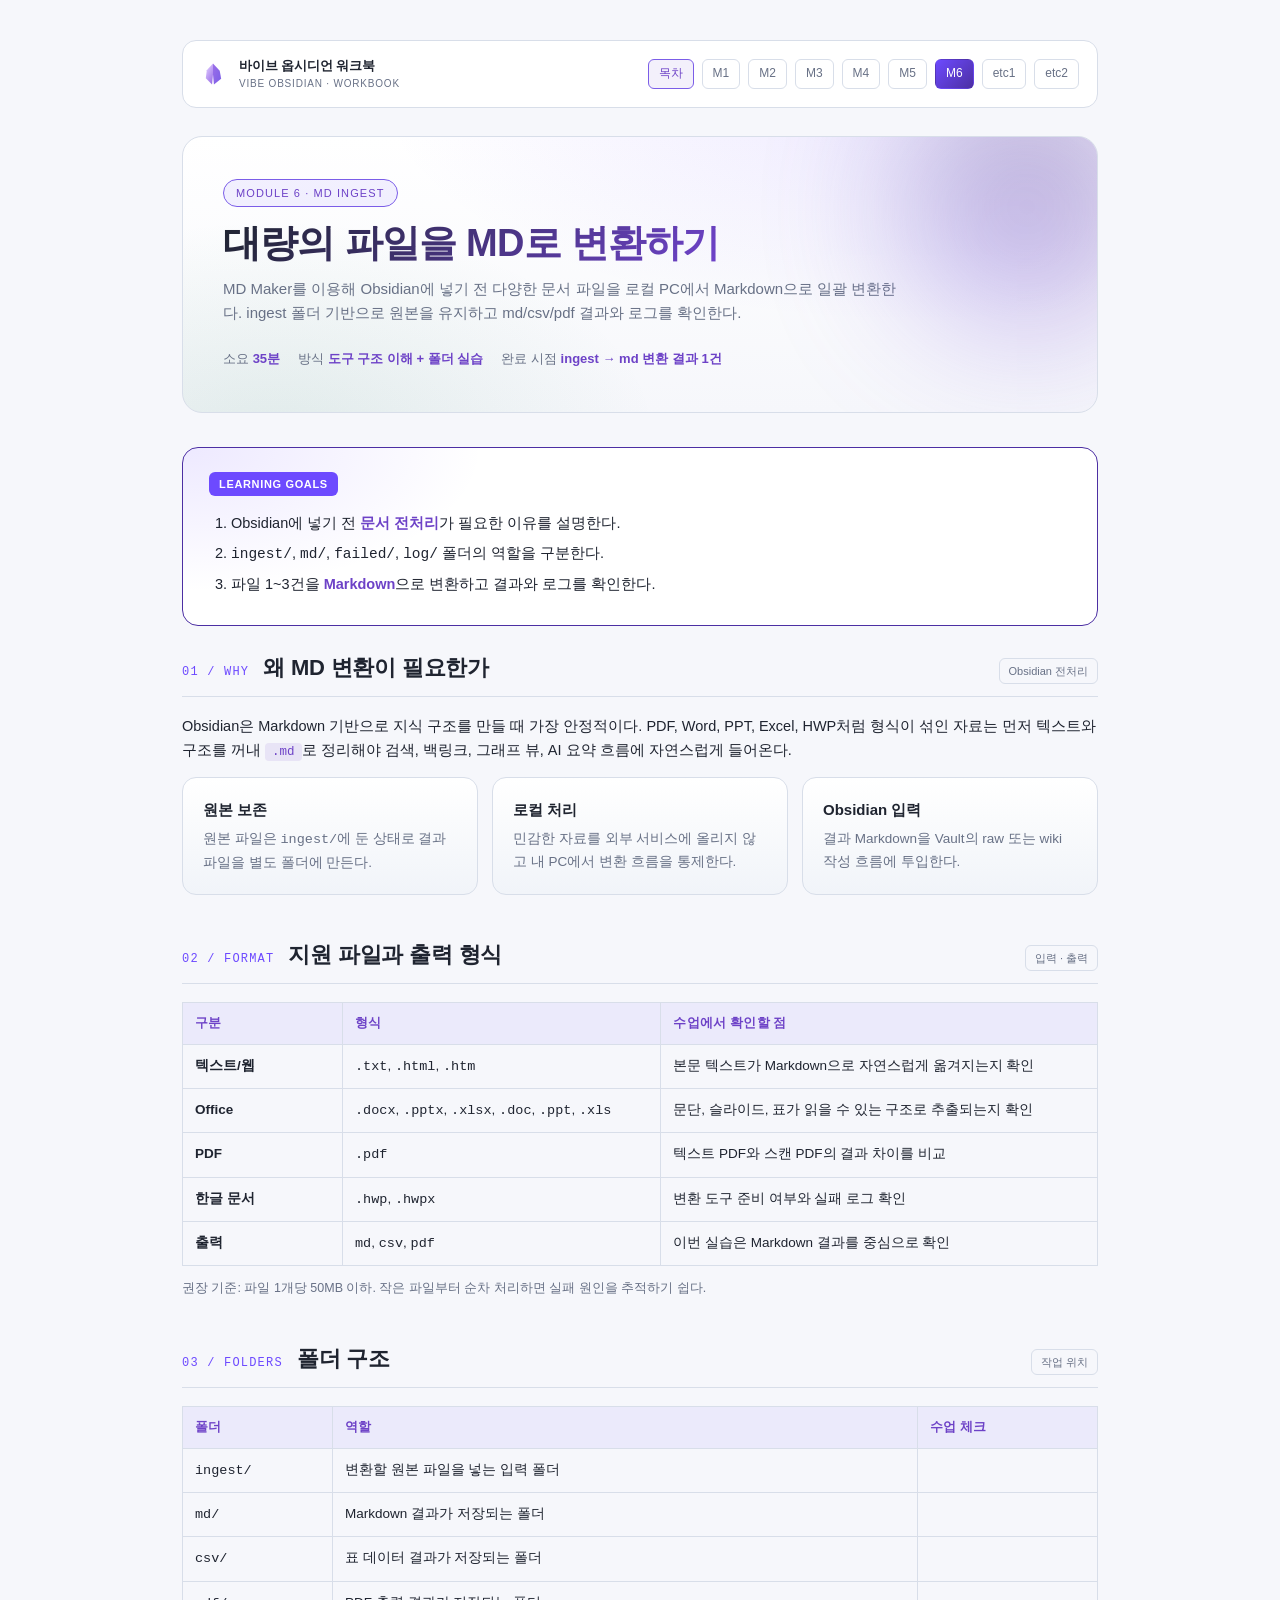
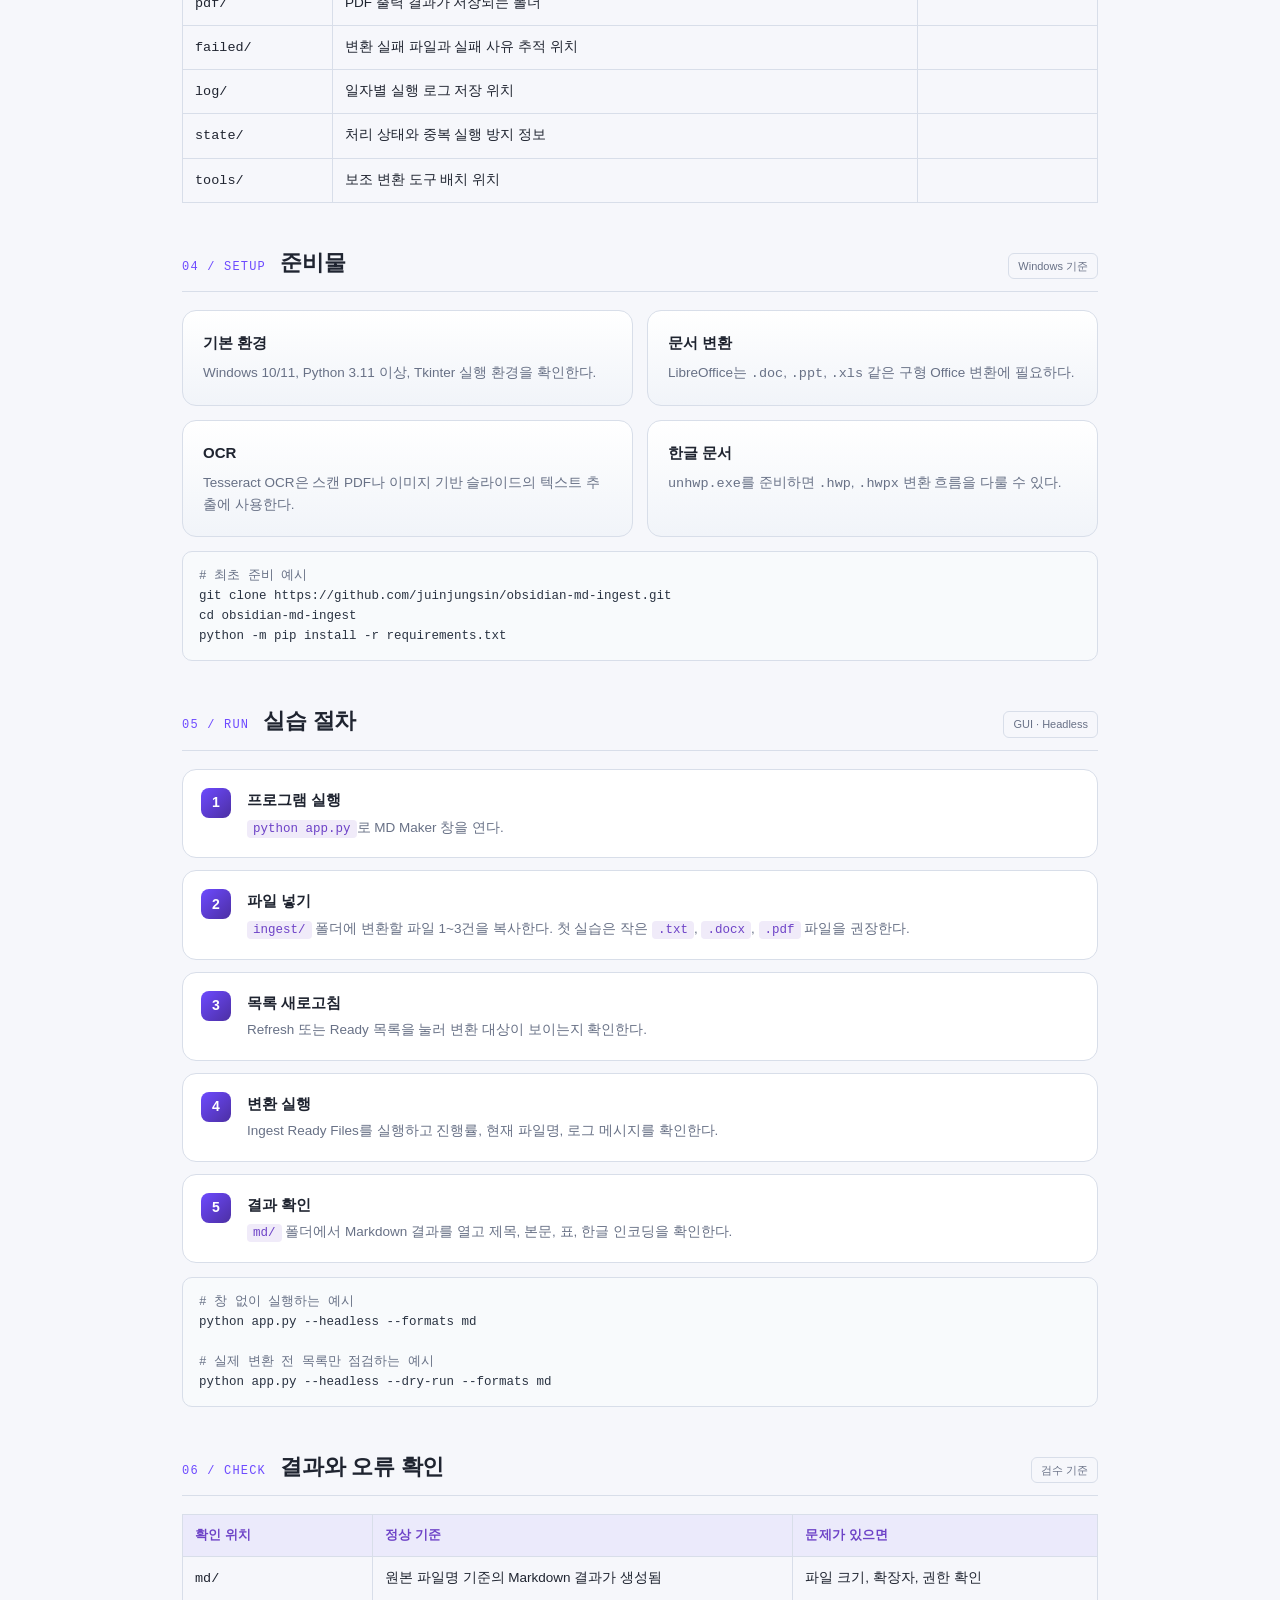
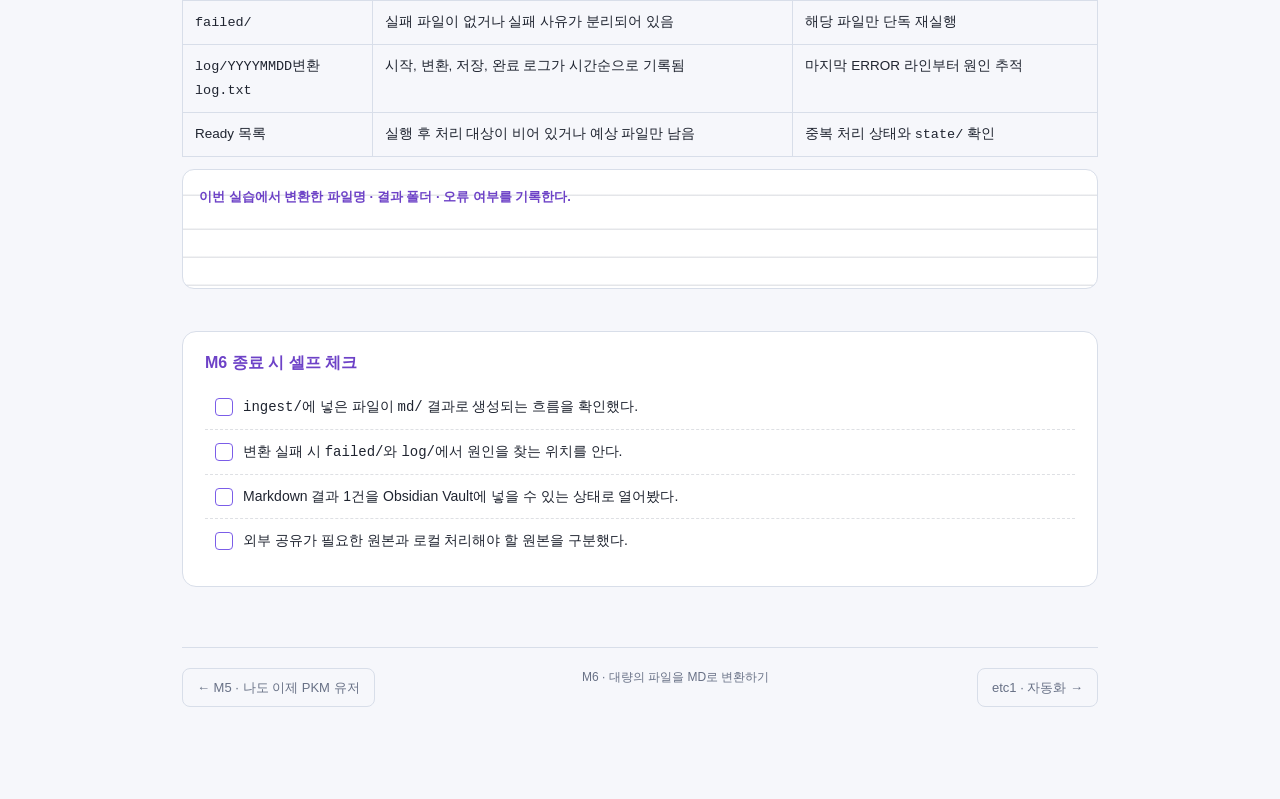
<file: workbook/module6.html>
<!DOCTYPE html>
<html lang="ko">
<head>
<meta charset="UTF-8">
<meta name="viewport" content="width=device-width, initial-scale=1.0">
<title>M6 · 대량의 파일을 MD로 변환하기 — 바이브 옵시디언 워크북</title>
<link rel="icon" href="data:image/svg+xml;utf8,<svg xmlns='http://www.w3.org/2000/svg' viewBox='0 0 100 100'><path d='M50 8 L25 35 L22 70 L48 92 L50 50 Z' fill='%23B48EFF'/><path d='M50 8 L78 38 L82 68 L52 92 L50 50 Z' fill='%236B3FA0'/></svg>">
<style>
/* 바이브 옵시디언 워크북 공통 스타일 */
:root{
  --bg:#F6F7FB;
  --bg-card:#FFFFFF;
  --bg-card-2:#F1F4F9;
  --line:#D8DEE9;
  --purple-1:#6D42C7;
  --purple-2:#6D4AFF;
  --purple-3:#7B5DE8;
  --purple-4:#4C2FA3;
  --purple-deep:#312060;
  --text:#1F2430;
  --text-mute:#687186;
  --accent:#7B5DE8;
  --good:#23825A;
  --warn:#A96000;
  --bad:#B43A46;
  --ink:#D8D2E8; /* 빈칸 라인 */
}
*{box-sizing:border-box;margin:0;padding:0}
html,body{background:var(--bg);color:var(--text);font-family:"Pretendard","Apple SD Gothic Neo","Noto Sans KR",-apple-system,sans-serif;line-height:1.65;font-feature-settings:"tnum"}
html{scroll-behavior:smooth}
a{color:var(--purple-1);text-decoration:none}

.wb-wrap{max-width:980px;margin:0 auto;padding:40px 32px 96px}

/* 상단 네비 */
.wb-nav{display:flex;align-items:center;gap:14px;padding:14px 18px;border:1px solid var(--line);background:var(--bg-card);border-radius:14px;margin-bottom:28px;font-size:13px;color:var(--text-mute)}
.wb-nav svg{width:24px;height:24px;flex-shrink:0}
.wb-nav .brand{font-weight:700;color:var(--text);letter-spacing:-0.01em}
.wb-nav .brand small{display:block;font-size:10px;color:var(--text-mute);font-weight:500;letter-spacing:0.08em}
.wb-nav .pages{margin-left:auto;display:flex;gap:8px;flex-wrap:wrap}
.wb-nav .pages a{padding:4px 10px;border:1px solid var(--line);border-radius:6px;color:var(--text-mute);font-size:12px}
.wb-nav .pages a:hover{border-color:var(--purple-3);color:var(--purple-1)}
.wb-nav .pages a.cur{background:linear-gradient(135deg,var(--purple-2),var(--purple-4));color:#fff;border-color:transparent}
.wb-nav .pages a.hub{background:rgba(109,66,199,0.08);color:var(--purple-1);border-color:var(--purple-3)}

/* 표지 (모듈 헤더) */
.m-cover{
  position:relative;
  background:radial-gradient(900px 400px at 80% -20%,rgba(109,74,255,0.12),transparent 60%),
             radial-gradient(700px 400px at 10% 110%,rgba(35,130,90,0.10),transparent 55%),
             linear-gradient(180deg,#FFFFFF 0%,#F6F7FB 100%);
  border:1px solid var(--line);border-radius:20px;
  padding:42px 40px;overflow:hidden;margin-bottom:34px;
}
.m-cover::before{
  content:"";position:absolute;right:-60px;top:-60px;width:260px;height:260px;
  background:conic-gradient(from 120deg,#6D42C7,#7B5DE8,#312060,#6D42C7);
  filter:blur(70px);opacity:0.35;border-radius:50%;
}
.m-cover .badge{display:inline-block;padding:4px 12px;border:1px solid var(--purple-3);border-radius:999px;color:var(--purple-1);font-size:11px;letter-spacing:0.1em;text-transform:uppercase;background:rgba(109,74,255,0.08);margin-bottom:14px}
.m-cover h1{font-size:38px;font-weight:800;letter-spacing:-0.02em;background:linear-gradient(135deg,#1F2430 0%,#6D42C7 60%,#6D4AFF 100%);-webkit-background-clip:text;background-clip:text;color:transparent;line-height:1.2;margin-bottom:10px}
.m-cover .desc{color:var(--text-mute);font-size:15px;max-width:680px}
.m-cover .meta{margin-top:22px;display:flex;gap:18px;flex-wrap:wrap;color:var(--text-mute);font-size:13px;position:relative;z-index:1}
.m-cover .meta b{color:var(--purple-1);font-weight:600}

/* 섹션 헤더 */
section{margin-bottom:42px}
.sec-head{display:flex;align-items:baseline;gap:14px;margin-bottom:18px;padding-bottom:10px;border-bottom:1px solid var(--line)}
.sec-num{font-family:"JetBrains Mono",monospace;color:var(--purple-2);font-size:12px;letter-spacing:0.1em}
.sec-head h2{font-size:22px;font-weight:700;letter-spacing:-0.01em}
.sec-head .tag{margin-left:auto;font-size:11px;color:var(--text-mute);padding:3px 9px;border:1px solid var(--line);border-radius:6px}

h3{font-size:16px;font-weight:600;margin:16px 0 8px}
h4{font-size:14px;font-weight:600;margin:10px 0 5px;color:var(--purple-1)}
p{color:var(--text);margin-bottom:8px;font-size:14.5px}
.mute{color:var(--text-mute)}
ul.dot{padding-left:20px}
ul.dot li{margin:4px 0;font-size:14px;color:var(--text)}

/* 카드 그리드 */
.grid{display:grid;gap:14px}
.grid-2{grid-template-columns:repeat(2,1fr)}
.grid-3{grid-template-columns:repeat(3,1fr)}
@media(max-width:760px){.grid-2,.grid-3{grid-template-columns:1fr}}

.card{background:linear-gradient(180deg,var(--bg-card),var(--bg-card-2));border:1px solid var(--line);border-radius:14px;padding:20px}
.card .ttl{font-size:15px;font-weight:600;margin-bottom:6px;color:var(--text)}
.card .body{color:var(--text-mute);font-size:13.5px;line-height:1.65}

/* 학습 목표 박스 */
.goals{
  background:radial-gradient(500px 240px at 0% 0%,rgba(109,74,255,0.12),transparent 60%),var(--bg-card);
  border:1px solid var(--purple-4);border-radius:16px;padding:22px 26px;margin-bottom:24px;
}
.goals .lbl{display:inline-block;background:var(--purple-2);color:#fff;font-size:11px;font-weight:700;padding:3px 10px;border-radius:6px;letter-spacing:0.06em;margin-bottom:10px}
.goals ol{padding-left:22px}
.goals ol li{margin:6px 0;color:var(--text);font-size:14.5px}
.goals ol li b{color:var(--purple-1)}

/* 체크박스 리스트 (수강생용) */
.check{list-style:none;padding:0;margin:6px 0}
.check li{
  padding:10px 12px 10px 38px;position:relative;border-bottom:1px dashed rgba(104,113,134,0.22);
  font-size:14.5px;color:var(--text);
}
.check li:last-child{border-bottom:none}
.check li::before{
  content:"";position:absolute;left:10px;top:13px;width:16px;height:16px;
  border:1.5px solid var(--purple-3);border-radius:4px;background:transparent;
}
.check li b{color:var(--purple-1)}
.check li .mt{display:block;color:var(--text-mute);font-size:13px;margin-top:2px}

/* 단계 박스 */
.step{
  background:var(--bg-card);border:1px solid var(--line);border-radius:14px;
  padding:18px 20px;margin:12px 0;position:relative;padding-left:64px;
}
.step::before{
  content:counter(step-counter);counter-increment:step-counter;
  position:absolute;left:18px;top:18px;
  width:30px;height:30px;border-radius:8px;
  background:linear-gradient(135deg,var(--purple-2),var(--purple-4));
  display:flex;align-items:center;justify-content:center;font-weight:800;font-size:14px;color:#fff;
}
.step-list{counter-reset:step-counter;list-style:none;padding:0}
.step .ttl{font-size:15px;font-weight:600;margin-bottom:4px;color:var(--text)}
.step .body{font-size:13.5px;color:var(--text-mute);line-height:1.65}
.step .body code{background:rgba(109,66,199,0.10);color:var(--purple-1);padding:2px 6px;border-radius:4px;font-size:12.5px;font-family:"JetBrains Mono",monospace}

/* 빈칸 작성 영역 */
.fill{
  background:var(--bg-card);border:1px solid var(--line);border-radius:12px;
  padding:14px 16px;margin:10px 0;
}
.fill .q{color:var(--purple-1);font-size:13px;font-weight:600;margin-bottom:8px;letter-spacing:0.02em}
.fill .lines{display:block}
.fill .lines span{
  display:block;height:24px;border-bottom:1px dashed rgba(104,113,134,0.30);
}
.fill .lines span:last-child{border-bottom:none}
.fill.short .lines span{height:24px}
.fill.tall .lines span{height:28px}

/* 워크시트 표 */
table.ws{width:100%;border-collapse:collapse;font-size:13.5px;margin:12px 0}
table.ws th,table.ws td{padding:10px 12px;text-align:left;border:1px solid var(--line);vertical-align:top}
table.ws th{background:rgba(109,74,255,0.08);color:var(--purple-1);font-weight:600;font-size:12.5px;letter-spacing:0.02em}
table.ws td.blank{height:38px;background:repeating-linear-gradient(transparent 0,transparent 22px,rgba(104,113,134,0.18) 23px,rgba(104,113,134,0.18) 24px)}
table.ws td.fill-sm{height:32px}
table.ws td.fill-md{height:56px}
table.ws td.fill-lg{height:88px}
table.ws td .ex{display:block;color:var(--text-mute);font-size:12px;margin-top:2px}

/* 강사 시연 박스 / 데모 박스 */
.demo{
  background:linear-gradient(180deg,rgba(109,74,255,0.08),rgba(109,74,255,0.02));
  border-left:3px solid var(--purple-2);
  padding:16px 18px 16px 20px;border-radius:0 12px 12px 0;
  margin:14px 0;
}
.demo .lbl{display:inline-block;font-size:10px;font-weight:700;color:var(--purple-1);letter-spacing:0.12em;text-transform:uppercase;margin-bottom:6px}
.demo .desc{font-size:14px;color:var(--text)}

/* 콜아웃 */
.callout{
  background:radial-gradient(500px 240px at 0% 0%,rgba(109,74,255,0.12),transparent 60%),var(--bg-card);
  border:1px solid var(--purple-4);border-radius:14px;padding:18px 22px;margin:14px 0;
}
.callout .lbl{display:inline-block;background:var(--purple-2);color:#fff;font-size:10px;font-weight:700;padding:3px 10px;border-radius:6px;letter-spacing:0.06em;margin-bottom:8px}
.callout p{font-size:14px;color:var(--text)}

/* 코드 박스 */
pre.code{
  background:#F8FAFC;border:1px solid var(--line);border-radius:10px;
  padding:14px 16px;color:#293241;font-size:12.5px;line-height:1.6;
  font-family:"JetBrains Mono","SF Mono",monospace;overflow-x:auto;margin:10px 0;
}
pre.code .hl{color:var(--purple-1)}
pre.code .mute{color:var(--text-mute)}
code.inline{background:rgba(109,66,199,0.10);color:var(--purple-1);padding:2px 7px;border-radius:4px;font-size:12.5px;font-family:"JetBrains Mono",monospace}

/* 그래프 더미 (SVG 컨테이너) */
.gview{background:#F8FAFC;border:1px solid var(--line);border-radius:12px;padding:18px;margin:12px 0;text-align:center}
.gview svg{max-width:100%;height:auto}
.gview .cap{display:block;font-size:12px;color:var(--text-mute);margin-top:8px}

/* 시간 표시 라벨 */
.dur-tag{display:inline-block;padding:3px 10px;font-size:11px;color:var(--purple-1);border:1px solid var(--purple-3);border-radius:999px;background:rgba(109,74,255,0.06)}

/* 풋터 */
.wb-foot{margin-top:60px;padding-top:20px;border-top:1px solid var(--line);color:var(--text-mute);font-size:12px;display:flex;justify-content:space-between;flex-wrap:wrap;gap:10px}
.wb-foot .nav-prev,.wb-foot .nav-next{padding:8px 14px;border:1px solid var(--line);border-radius:8px;color:var(--text-mute);font-size:13px}
.wb-foot .nav-prev:hover,.wb-foot .nav-next:hover{border-color:var(--purple-3);color:var(--purple-1)}

/* 셀프 체크 박스 */
.self{
  background:var(--bg-card);border:1px solid var(--line);border-radius:14px;padding:18px 22px;margin-top:24px;
}
.self h3{margin-top:0;color:var(--purple-1)}
.self ul.check li{font-size:14px}

/* 메모 영역 (큰 빈칸) */
.memo{
  background:var(--bg-card);border:1px solid var(--line);border-radius:12px;
  padding:16px;margin:12px 0;min-height:120px;
  background-image:repeating-linear-gradient(transparent 0,transparent 26px,rgba(104,113,134,0.18) 27px,rgba(104,113,134,0.18) 28px);
  background-position:0 32px;
}
.memo .q{color:var(--purple-1);font-size:13px;font-weight:600;margin-bottom:10px}

/* 인쇄용 */
@media print{
  html,body{background:#fff;color:#111}
  .wb-nav{display:none}
  .m-cover{background:#fff;border:1px solid #ccc}
  .m-cover h1{color:#333;-webkit-text-fill-color:#333}
  section{page-break-inside:avoid}
}

</style>
</head>
<body>

<div class="wb-wrap">

<nav class="wb-nav">
  <svg viewBox="0 0 100 100" xmlns="http://www.w3.org/2000/svg" aria-hidden="true">
    <defs>
      <linearGradient id="lg1" x1="20%" y1="0%" x2="80%" y2="100%"><stop offset="0%" stop-color="#E0CCFF"/><stop offset="100%" stop-color="#9B6FE8"/></linearGradient>
      <linearGradient id="lg2" x1="0%" y1="0%" x2="100%" y2="100%"><stop offset="0%" stop-color="#9B6FE8"/><stop offset="100%" stop-color="#7B5DE8"/></linearGradient>
    </defs>
    <path d="M50 6 L24 34 L20 68 L46 94 L50 52 Z" fill="url(#lg1)"/>
    <path d="M50 6 L78 36 L84 70 L54 94 L50 52 Z" fill="url(#lg2)"/>
  </svg>
  <div class="brand">바이브 옵시디언 워크북<small>VIBE OBSIDIAN · WORKBOOK</small></div>
  <div class="pages">
    <a href="index.html" class="hub">목차</a>
    <a href="module1.html">M1</a>
    <a href="module2.html">M2</a>
    <a href="module3.html">M3</a>
    <a href="module4.html">M4</a>
    <a href="module7.html">M5</a>
    <a href="module6.html" class="cur">M6</a>
    <a href="module5.html">etc1</a>
    <a href="etc2.html">etc2</a>
  </div>
</nav>

<div class="m-cover">
  <span class="badge">Module 6 · MD Ingest</span>
  <h1>대량의 파일을 MD로 변환하기</h1>
  <p class="desc">MD Maker를 이용해 Obsidian에 넣기 전 다양한 문서 파일을 로컬 PC에서 Markdown으로 일괄 변환한다. ingest 폴더 기반으로 원본을 유지하고 md/csv/pdf 결과와 로그를 확인한다.</p>
  <div class="meta">
    <span>소요 <b>35분</b></span>
    <span>방식 <b>도구 구조 이해 + 폴더 실습</b></span>
    <span>완료 시점 <b>ingest → md 변환 결과 1건</b></span>
  </div>
</div>

<div class="goals">
  <span class="lbl">LEARNING GOALS</span>
  <ol>
    <li>Obsidian에 넣기 전 <b>문서 전처리</b>가 필요한 이유를 설명한다.</li>
    <li><code>ingest/</code>, <code>md/</code>, <code>failed/</code>, <code>log/</code> 폴더의 역할을 구분한다.</li>
    <li>파일 1~3건을 <b>Markdown</b>으로 변환하고 결과와 로그를 확인한다.</li>
  </ol>
</div>

<section>
  <div class="sec-head">
    <span class="sec-num">01 / WHY</span>
    <h2>왜 MD 변환이 필요한가</h2>
    <span class="tag">Obsidian 전처리</span>
  </div>
  <p>Obsidian은 Markdown 기반으로 지식 구조를 만들 때 가장 안정적이다. PDF, Word, PPT, Excel, HWP처럼 형식이 섞인 자료는 먼저 텍스트와 구조를 꺼내 <code class="inline">.md</code>로 정리해야 검색, 백링크, 그래프 뷰, AI 요약 흐름에 자연스럽게 들어온다.</p>
  <div class="grid grid-3" style="margin-top:14px">
    <div class="card"><div class="ttl">원본 보존</div><div class="body">원본 파일은 <code>ingest/</code>에 둔 상태로 결과 파일을 별도 폴더에 만든다.</div></div>
    <div class="card"><div class="ttl">로컬 처리</div><div class="body">민감한 자료를 외부 서비스에 올리지 않고 내 PC에서 변환 흐름을 통제한다.</div></div>
    <div class="card"><div class="ttl">Obsidian 입력</div><div class="body">결과 Markdown을 Vault의 raw 또는 wiki 작성 흐름에 투입한다.</div></div>
  </div>
</section>

<section>
  <div class="sec-head">
    <span class="sec-num">02 / FORMAT</span>
    <h2>지원 파일과 출력 형식</h2>
    <span class="tag">입력 · 출력</span>
  </div>
  <table class="ws">
    <thead><tr><th style="width:160px">구분</th><th>형식</th><th>수업에서 확인할 점</th></tr></thead>
    <tbody>
      <tr><td><b>텍스트/웹</b></td><td><code>.txt</code>, <code>.html</code>, <code>.htm</code></td><td>본문 텍스트가 Markdown으로 자연스럽게 옮겨지는지 확인</td></tr>
      <tr><td><b>Office</b></td><td><code>.docx</code>, <code>.pptx</code>, <code>.xlsx</code>, <code>.doc</code>, <code>.ppt</code>, <code>.xls</code></td><td>문단, 슬라이드, 표가 읽을 수 있는 구조로 추출되는지 확인</td></tr>
      <tr><td><b>PDF</b></td><td><code>.pdf</code></td><td>텍스트 PDF와 스캔 PDF의 결과 차이를 비교</td></tr>
      <tr><td><b>한글 문서</b></td><td><code>.hwp</code>, <code>.hwpx</code></td><td>변환 도구 준비 여부와 실패 로그 확인</td></tr>
      <tr><td><b>출력</b></td><td><code>md</code>, <code>csv</code>, <code>pdf</code></td><td>이번 실습은 Markdown 결과를 중심으로 확인</td></tr>
    </tbody>
  </table>
  <p class="mute" style="font-size:12.5px;margin-top:8px">권장 기준: 파일 1개당 50MB 이하. 작은 파일부터 순차 처리하면 실패 원인을 추적하기 쉽다.</p>
</section>

<section>
  <div class="sec-head">
    <span class="sec-num">03 / FOLDERS</span>
    <h2>폴더 구조</h2>
    <span class="tag">작업 위치</span>
  </div>
  <table class="ws">
    <thead><tr><th style="width:150px">폴더</th><th>역할</th><th style="width:180px">수업 체크</th></tr></thead>
    <tbody>
      <tr><td><code>ingest/</code></td><td>변환할 원본 파일을 넣는 입력 폴더</td><td class="fill-sm"></td></tr>
      <tr><td><code>md/</code></td><td>Markdown 결과가 저장되는 폴더</td><td class="fill-sm"></td></tr>
      <tr><td><code>csv/</code></td><td>표 데이터 결과가 저장되는 폴더</td><td class="fill-sm"></td></tr>
      <tr><td><code>pdf/</code></td><td>PDF 출력 결과가 저장되는 폴더</td><td class="fill-sm"></td></tr>
      <tr><td><code>failed/</code></td><td>변환 실패 파일과 실패 사유 추적 위치</td><td class="fill-sm"></td></tr>
      <tr><td><code>log/</code></td><td>일자별 실행 로그 저장 위치</td><td class="fill-sm"></td></tr>
      <tr><td><code>state/</code></td><td>처리 상태와 중복 실행 방지 정보</td><td class="fill-sm"></td></tr>
      <tr><td><code>tools/</code></td><td>보조 변환 도구 배치 위치</td><td class="fill-sm"></td></tr>
    </tbody>
  </table>
</section>

<section>
  <div class="sec-head">
    <span class="sec-num">04 / SETUP</span>
    <h2>준비물</h2>
    <span class="tag">Windows 기준</span>
  </div>
  <div class="grid grid-2">
    <div class="card"><div class="ttl">기본 환경</div><div class="body">Windows 10/11, Python 3.11 이상, Tkinter 실행 환경을 확인한다.</div></div>
    <div class="card"><div class="ttl">문서 변환</div><div class="body">LibreOffice는 <code>.doc</code>, <code>.ppt</code>, <code>.xls</code> 같은 구형 Office 변환에 필요하다.</div></div>
    <div class="card"><div class="ttl">OCR</div><div class="body">Tesseract OCR은 스캔 PDF나 이미지 기반 슬라이드의 텍스트 추출에 사용한다.</div></div>
    <div class="card"><div class="ttl">한글 문서</div><div class="body"><code>unhwp.exe</code>를 준비하면 <code>.hwp</code>, <code>.hwpx</code> 변환 흐름을 다룰 수 있다.</div></div>
  </div>
  <pre class="code" style="margin-top:14px"><span class="mute"># 최초 준비 예시</span>
git clone https://github.com/juinjungsin/obsidian-md-ingest.git
cd obsidian-md-ingest
python -m pip install -r requirements.txt</pre>
</section>

<section>
  <div class="sec-head">
    <span class="sec-num">05 / RUN</span>
    <h2>실습 절차</h2>
    <span class="tag">GUI · Headless</span>
  </div>
  <ol class="step-list">
    <li class="step"><div class="ttl">프로그램 실행</div><div class="body"><code>python app.py</code>로 MD Maker 창을 연다.</div></li>
    <li class="step"><div class="ttl">파일 넣기</div><div class="body"><code>ingest/</code> 폴더에 변환할 파일 1~3건을 복사한다. 첫 실습은 작은 <code>.txt</code>, <code>.docx</code>, <code>.pdf</code> 파일을 권장한다.</div></li>
    <li class="step"><div class="ttl">목록 새로고침</div><div class="body">Refresh 또는 Ready 목록을 눌러 변환 대상이 보이는지 확인한다.</div></li>
    <li class="step"><div class="ttl">변환 실행</div><div class="body">Ingest Ready Files를 실행하고 진행률, 현재 파일명, 로그 메시지를 확인한다.</div></li>
    <li class="step"><div class="ttl">결과 확인</div><div class="body"><code>md/</code> 폴더에서 Markdown 결과를 열고 제목, 본문, 표, 한글 인코딩을 확인한다.</div></li>
  </ol>
  <pre class="code" style="margin-top:14px"><span class="mute"># 창 없이 실행하는 예시</span>
python app.py --headless --formats md

<span class="mute"># 실제 변환 전 목록만 점검하는 예시</span>
python app.py --headless --dry-run --formats md</pre>
</section>

<section>
  <div class="sec-head">
    <span class="sec-num">06 / CHECK</span>
    <h2>결과와 오류 확인</h2>
    <span class="tag">검수 기준</span>
  </div>
  <table class="ws">
    <thead><tr><th style="width:190px">확인 위치</th><th>정상 기준</th><th>문제가 있으면</th></tr></thead>
    <tbody>
      <tr><td><code>md/</code></td><td>원본 파일명 기준의 Markdown 결과가 생성됨</td><td>파일 크기, 확장자, 권한 확인</td></tr>
      <tr><td><code>failed/</code></td><td>실패 파일이 없거나 실패 사유가 분리되어 있음</td><td>해당 파일만 단독 재실행</td></tr>
      <tr><td><code>log/YYYYMMDD변환log.txt</code></td><td>시작, 변환, 저장, 완료 로그가 시간순으로 기록됨</td><td>마지막 ERROR 라인부터 원인 추적</td></tr>
      <tr><td>Ready 목록</td><td>실행 후 처리 대상이 비어 있거나 예상 파일만 남음</td><td>중복 처리 상태와 <code>state/</code> 확인</td></tr>
    </tbody>
  </table>
  <div class="memo">
    <div class="q">이번 실습에서 변환한 파일명 · 결과 폴더 · 오류 여부를 기록한다.</div>
  </div>
</section>

<div class="self">
  <h3>M6 종료 시 셀프 체크</h3>
  <ul class="check">
    <li><code>ingest/</code>에 넣은 파일이 <code>md/</code> 결과로 생성되는 흐름을 확인했다.</li>
    <li>변환 실패 시 <code>failed/</code>와 <code>log/</code>에서 원인을 찾는 위치를 안다.</li>
    <li>Markdown 결과 1건을 Obsidian Vault에 넣을 수 있는 상태로 열어봤다.</li>
    <li>외부 공유가 필요한 원본과 로컬 처리해야 할 원본을 구분했다.</li>
  </ul>
</div>

<div class="wb-foot">
  <a class="nav-prev" href="module7.html">← M5 · 나도 이제 PKM 유저</a>
  <span>M6 · 대량의 파일을 MD로 변환하기</span>
  <a class="nav-next" href="module5.html">etc1 · 자동화 →</a>
</div>

</div>
</body>
</html>
</file>
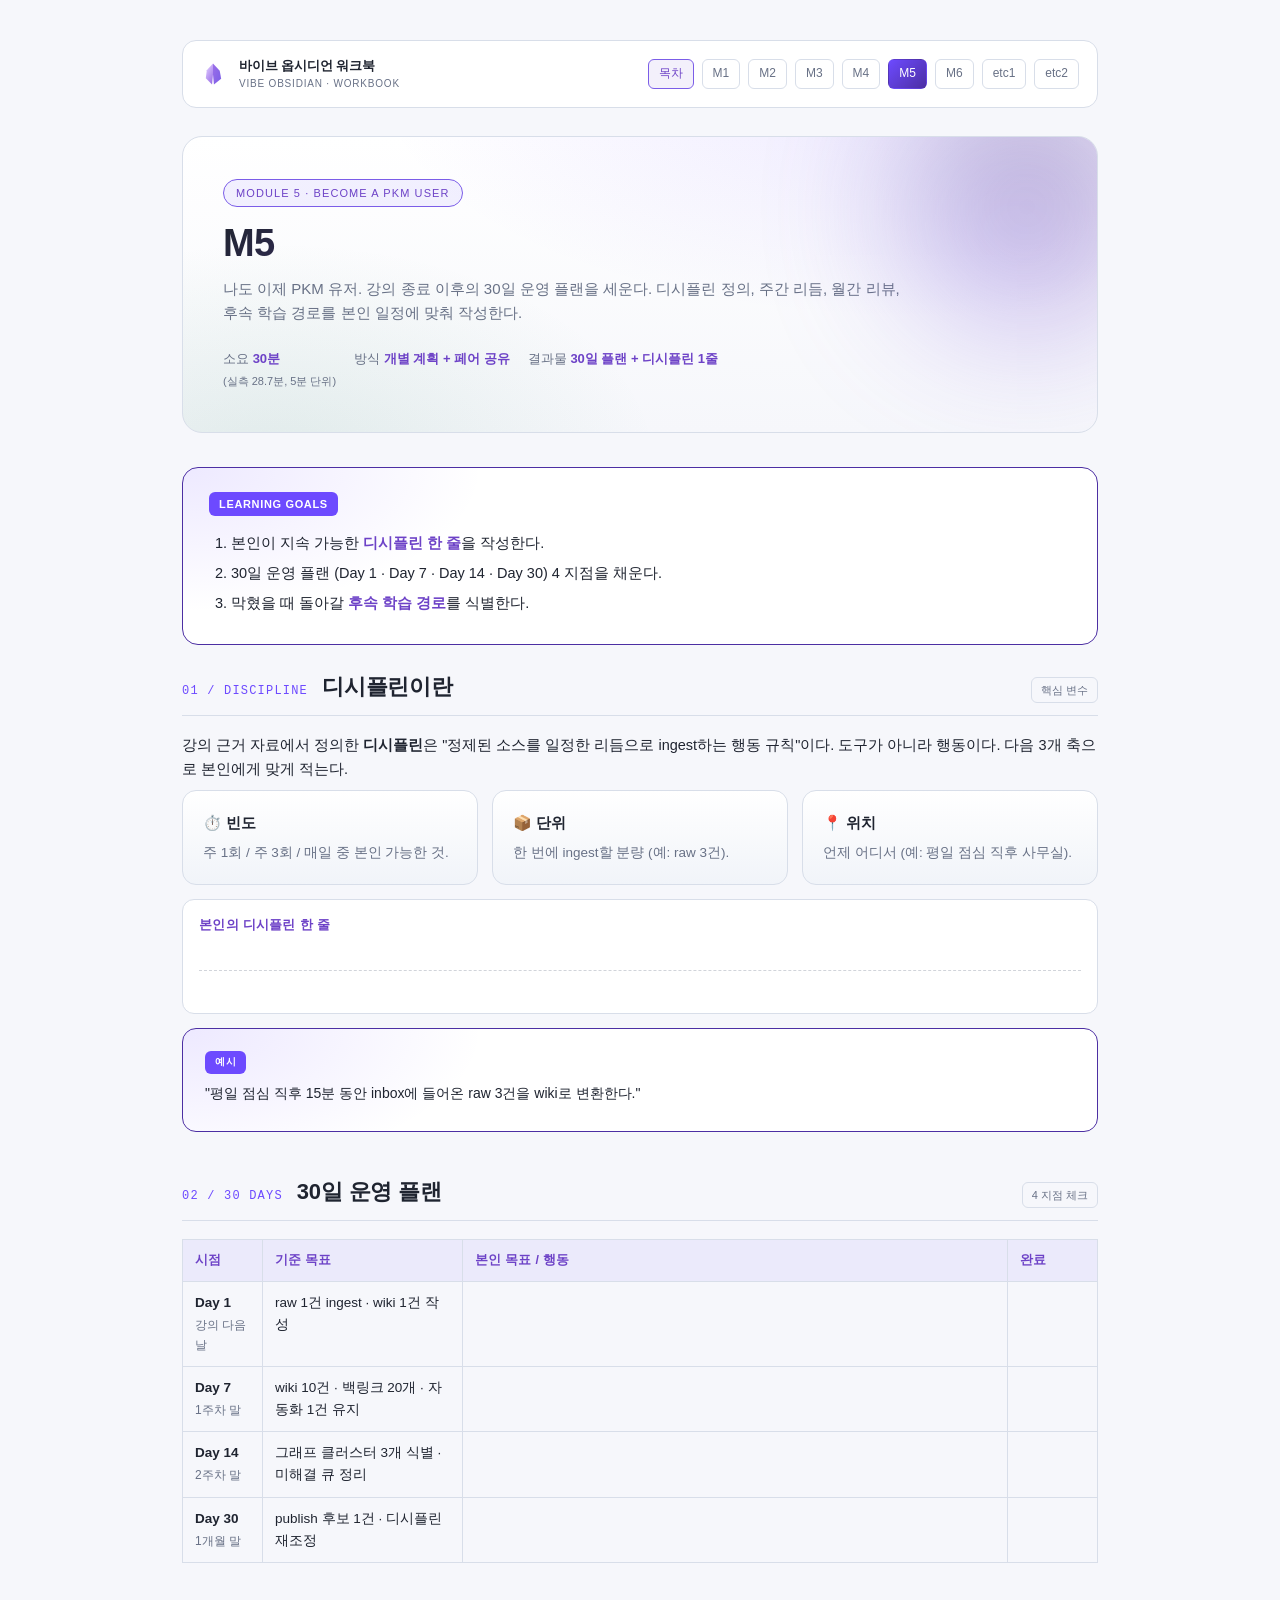
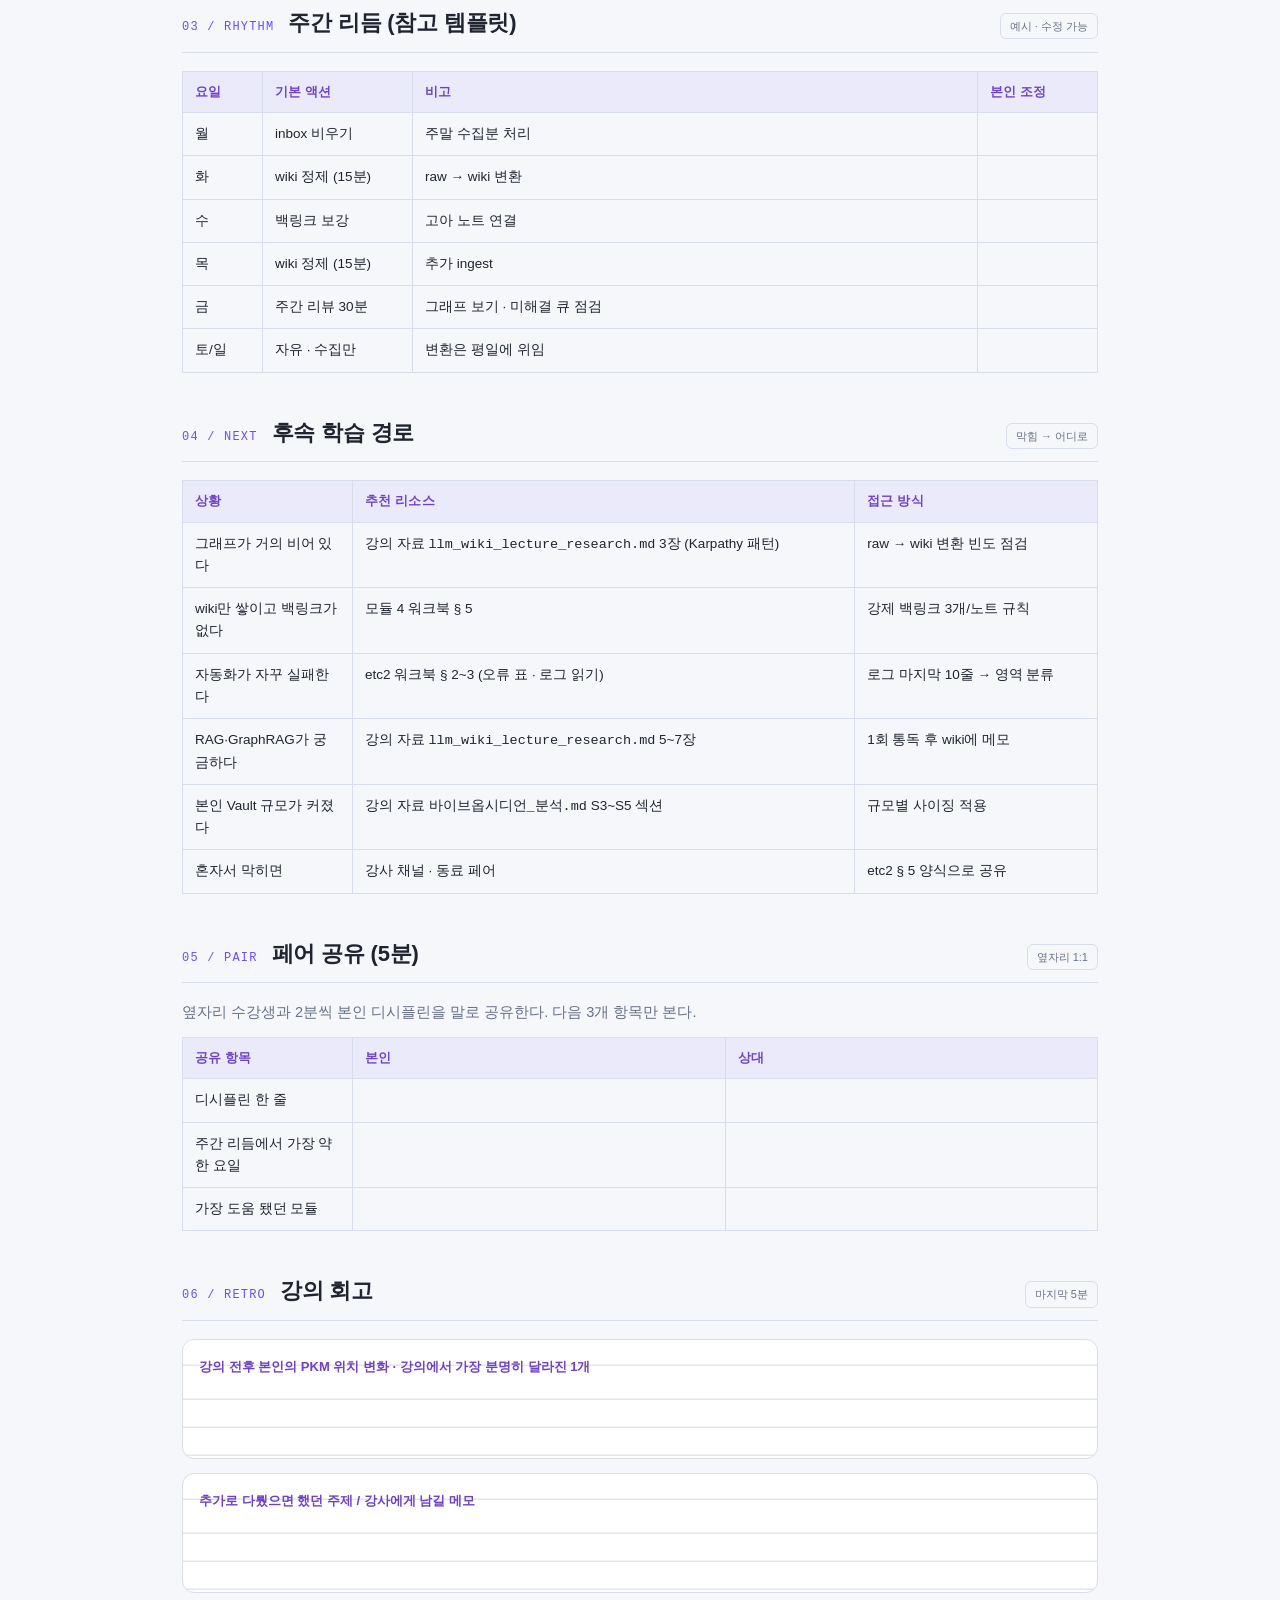
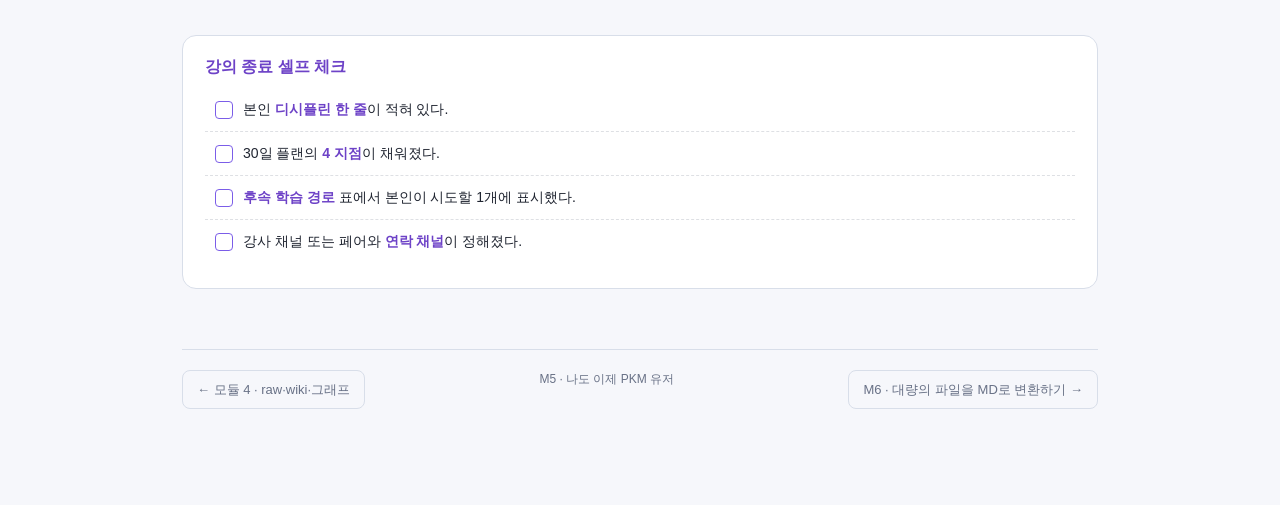
<file: workbook/module7.html>
<!DOCTYPE html>
<html lang="ko">
<head>
<meta charset="UTF-8">
<meta name="viewport" content="width=device-width, initial-scale=1.0">
<title>M5 · 나도 이제 PKM 유저 — 바이브 옵시디언 워크북</title>
<link rel="icon" href="data:image/svg+xml;utf8,<svg xmlns='http://www.w3.org/2000/svg' viewBox='0 0 100 100'><path d='M50 8 L25 35 L22 70 L48 92 L50 50 Z' fill='%23B48EFF'/><path d='M50 8 L78 38 L82 68 L52 92 L50 50 Z' fill='%236B3FA0'/></svg>">
<style>
/* 바이브 옵시디언 워크북 공통 스타일 */
:root{
  --bg:#F6F7FB;
  --bg-card:#FFFFFF;
  --bg-card-2:#F1F4F9;
  --line:#D8DEE9;
  --purple-1:#6D42C7;
  --purple-2:#6D4AFF;
  --purple-3:#7B5DE8;
  --purple-4:#4C2FA3;
  --purple-deep:#312060;
  --text:#1F2430;
  --text-mute:#687186;
  --accent:#7B5DE8;
  --good:#23825A;
  --warn:#A96000;
  --bad:#B43A46;
  --ink:#D8D2E8; /* 빈칸 라인 */
}
*{box-sizing:border-box;margin:0;padding:0}
html,body{background:var(--bg);color:var(--text);font-family:"Pretendard","Apple SD Gothic Neo","Noto Sans KR",-apple-system,sans-serif;line-height:1.65;font-feature-settings:"tnum"}
html{scroll-behavior:smooth}
a{color:var(--purple-1);text-decoration:none}

.wb-wrap{max-width:980px;margin:0 auto;padding:40px 32px 96px}

/* 상단 네비 */
.wb-nav{display:flex;align-items:center;gap:14px;padding:14px 18px;border:1px solid var(--line);background:var(--bg-card);border-radius:14px;margin-bottom:28px;font-size:13px;color:var(--text-mute)}
.wb-nav svg{width:24px;height:24px;flex-shrink:0}
.wb-nav .brand{font-weight:700;color:var(--text);letter-spacing:-0.01em}
.wb-nav .brand small{display:block;font-size:10px;color:var(--text-mute);font-weight:500;letter-spacing:0.08em}
.wb-nav .pages{margin-left:auto;display:flex;gap:8px;flex-wrap:wrap}
.wb-nav .pages a{padding:4px 10px;border:1px solid var(--line);border-radius:6px;color:var(--text-mute);font-size:12px}
.wb-nav .pages a:hover{border-color:var(--purple-3);color:var(--purple-1)}
.wb-nav .pages a.cur{background:linear-gradient(135deg,var(--purple-2),var(--purple-4));color:#fff;border-color:transparent}
.wb-nav .pages a.hub{background:rgba(109,66,199,0.08);color:var(--purple-1);border-color:var(--purple-3)}

/* 표지 (모듈 헤더) */
.m-cover{
  position:relative;
  background:radial-gradient(900px 400px at 80% -20%,rgba(109,74,255,0.12),transparent 60%),
             radial-gradient(700px 400px at 10% 110%,rgba(35,130,90,0.10),transparent 55%),
             linear-gradient(180deg,#FFFFFF 0%,#F6F7FB 100%);
  border:1px solid var(--line);border-radius:20px;
  padding:42px 40px;overflow:hidden;margin-bottom:34px;
}
.m-cover::before{
  content:"";position:absolute;right:-60px;top:-60px;width:260px;height:260px;
  background:conic-gradient(from 120deg,#6D42C7,#7B5DE8,#312060,#6D42C7);
  filter:blur(70px);opacity:0.35;border-radius:50%;
}
.m-cover .badge{display:inline-block;padding:4px 12px;border:1px solid var(--purple-3);border-radius:999px;color:var(--purple-1);font-size:11px;letter-spacing:0.1em;text-transform:uppercase;background:rgba(109,74,255,0.08);margin-bottom:14px}
.m-cover h1{font-size:38px;font-weight:800;letter-spacing:-0.02em;background:linear-gradient(135deg,#1F2430 0%,#6D42C7 60%,#6D4AFF 100%);-webkit-background-clip:text;background-clip:text;color:transparent;line-height:1.2;margin-bottom:10px}
.m-cover .desc{color:var(--text-mute);font-size:15px;max-width:680px}
.m-cover .meta{margin-top:22px;display:flex;gap:18px;flex-wrap:wrap;color:var(--text-mute);font-size:13px;position:relative;z-index:1}
.m-cover .meta b{color:var(--purple-1);font-weight:600}

/* 섹션 헤더 */
section{margin-bottom:42px}
.sec-head{display:flex;align-items:baseline;gap:14px;margin-bottom:18px;padding-bottom:10px;border-bottom:1px solid var(--line)}
.sec-num{font-family:"JetBrains Mono",monospace;color:var(--purple-2);font-size:12px;letter-spacing:0.1em}
.sec-head h2{font-size:22px;font-weight:700;letter-spacing:-0.01em}
.sec-head .tag{margin-left:auto;font-size:11px;color:var(--text-mute);padding:3px 9px;border:1px solid var(--line);border-radius:6px}

h3{font-size:16px;font-weight:600;margin:16px 0 8px}
h4{font-size:14px;font-weight:600;margin:10px 0 5px;color:var(--purple-1)}
p{color:var(--text);margin-bottom:8px;font-size:14.5px}
.mute{color:var(--text-mute)}
ul.dot{padding-left:20px}
ul.dot li{margin:4px 0;font-size:14px;color:var(--text)}

/* 카드 그리드 */
.grid{display:grid;gap:14px}
.grid-2{grid-template-columns:repeat(2,1fr)}
.grid-3{grid-template-columns:repeat(3,1fr)}
@media(max-width:760px){.grid-2,.grid-3{grid-template-columns:1fr}}

.card{background:linear-gradient(180deg,var(--bg-card),var(--bg-card-2));border:1px solid var(--line);border-radius:14px;padding:20px}
.card .ttl{font-size:15px;font-weight:600;margin-bottom:6px;color:var(--text)}
.card .body{color:var(--text-mute);font-size:13.5px;line-height:1.65}

/* 학습 목표 박스 */
.goals{
  background:radial-gradient(500px 240px at 0% 0%,rgba(109,74,255,0.12),transparent 60%),var(--bg-card);
  border:1px solid var(--purple-4);border-radius:16px;padding:22px 26px;margin-bottom:24px;
}
.goals .lbl{display:inline-block;background:var(--purple-2);color:#fff;font-size:11px;font-weight:700;padding:3px 10px;border-radius:6px;letter-spacing:0.06em;margin-bottom:10px}
.goals ol{padding-left:22px}
.goals ol li{margin:6px 0;color:var(--text);font-size:14.5px}
.goals ol li b{color:var(--purple-1)}

/* 체크박스 리스트 (수강생용) */
.check{list-style:none;padding:0;margin:6px 0}
.check li{
  padding:10px 12px 10px 38px;position:relative;border-bottom:1px dashed rgba(104,113,134,0.22);
  font-size:14.5px;color:var(--text);
}
.check li:last-child{border-bottom:none}
.check li::before{
  content:"";position:absolute;left:10px;top:13px;width:16px;height:16px;
  border:1.5px solid var(--purple-3);border-radius:4px;background:transparent;
}
.check li b{color:var(--purple-1)}
.check li .mt{display:block;color:var(--text-mute);font-size:13px;margin-top:2px}

/* 단계 박스 */
.step{
  background:var(--bg-card);border:1px solid var(--line);border-radius:14px;
  padding:18px 20px;margin:12px 0;position:relative;padding-left:64px;
}
.step::before{
  content:counter(step-counter);counter-increment:step-counter;
  position:absolute;left:18px;top:18px;
  width:30px;height:30px;border-radius:8px;
  background:linear-gradient(135deg,var(--purple-2),var(--purple-4));
  display:flex;align-items:center;justify-content:center;font-weight:800;font-size:14px;color:#fff;
}
.step-list{counter-reset:step-counter;list-style:none;padding:0}
.step .ttl{font-size:15px;font-weight:600;margin-bottom:4px;color:var(--text)}
.step .body{font-size:13.5px;color:var(--text-mute);line-height:1.65}
.step .body code{background:rgba(109,66,199,0.10);color:var(--purple-1);padding:2px 6px;border-radius:4px;font-size:12.5px;font-family:"JetBrains Mono",monospace}

/* 빈칸 작성 영역 */
.fill{
  background:var(--bg-card);border:1px solid var(--line);border-radius:12px;
  padding:14px 16px;margin:10px 0;
}
.fill .q{color:var(--purple-1);font-size:13px;font-weight:600;margin-bottom:8px;letter-spacing:0.02em}
.fill .lines{display:block}
.fill .lines span{
  display:block;height:24px;border-bottom:1px dashed rgba(104,113,134,0.30);
}
.fill .lines span:last-child{border-bottom:none}
.fill.short .lines span{height:24px}
.fill.tall .lines span{height:28px}

/* 워크시트 표 */
table.ws{width:100%;border-collapse:collapse;font-size:13.5px;margin:12px 0}
table.ws th,table.ws td{padding:10px 12px;text-align:left;border:1px solid var(--line);vertical-align:top}
table.ws th{background:rgba(109,74,255,0.08);color:var(--purple-1);font-weight:600;font-size:12.5px;letter-spacing:0.02em}
table.ws td.blank{height:38px;background:repeating-linear-gradient(transparent 0,transparent 22px,rgba(104,113,134,0.18) 23px,rgba(104,113,134,0.18) 24px)}
table.ws td.fill-sm{height:32px}
table.ws td.fill-md{height:56px}
table.ws td.fill-lg{height:88px}
table.ws td .ex{display:block;color:var(--text-mute);font-size:12px;margin-top:2px}

/* 강사 시연 박스 / 데모 박스 */
.demo{
  background:linear-gradient(180deg,rgba(109,74,255,0.08),rgba(109,74,255,0.02));
  border-left:3px solid var(--purple-2);
  padding:16px 18px 16px 20px;border-radius:0 12px 12px 0;
  margin:14px 0;
}
.demo .lbl{display:inline-block;font-size:10px;font-weight:700;color:var(--purple-1);letter-spacing:0.12em;text-transform:uppercase;margin-bottom:6px}
.demo .desc{font-size:14px;color:var(--text)}

/* 콜아웃 */
.callout{
  background:radial-gradient(500px 240px at 0% 0%,rgba(109,74,255,0.12),transparent 60%),var(--bg-card);
  border:1px solid var(--purple-4);border-radius:14px;padding:18px 22px;margin:14px 0;
}
.callout .lbl{display:inline-block;background:var(--purple-2);color:#fff;font-size:10px;font-weight:700;padding:3px 10px;border-radius:6px;letter-spacing:0.06em;margin-bottom:8px}
.callout p{font-size:14px;color:var(--text)}

/* 코드 박스 */
pre.code{
  background:#F8FAFC;border:1px solid var(--line);border-radius:10px;
  padding:14px 16px;color:#293241;font-size:12.5px;line-height:1.6;
  font-family:"JetBrains Mono","SF Mono",monospace;overflow-x:auto;margin:10px 0;
}
pre.code .hl{color:var(--purple-1)}
pre.code .mute{color:var(--text-mute)}
code.inline{background:rgba(109,66,199,0.10);color:var(--purple-1);padding:2px 7px;border-radius:4px;font-size:12.5px;font-family:"JetBrains Mono",monospace}

/* 그래프 더미 (SVG 컨테이너) */
.gview{background:#F8FAFC;border:1px solid var(--line);border-radius:12px;padding:18px;margin:12px 0;text-align:center}
.gview svg{max-width:100%;height:auto}
.gview .cap{display:block;font-size:12px;color:var(--text-mute);margin-top:8px}

/* 시간 표시 라벨 */
.dur-tag{display:inline-block;padding:3px 10px;font-size:11px;color:var(--purple-1);border:1px solid var(--purple-3);border-radius:999px;background:rgba(109,74,255,0.06)}

/* 풋터 */
.wb-foot{margin-top:60px;padding-top:20px;border-top:1px solid var(--line);color:var(--text-mute);font-size:12px;display:flex;justify-content:space-between;flex-wrap:wrap;gap:10px}
.wb-foot .nav-prev,.wb-foot .nav-next{padding:8px 14px;border:1px solid var(--line);border-radius:8px;color:var(--text-mute);font-size:13px}
.wb-foot .nav-prev:hover,.wb-foot .nav-next:hover{border-color:var(--purple-3);color:var(--purple-1)}

/* 셀프 체크 박스 */
.self{
  background:var(--bg-card);border:1px solid var(--line);border-radius:14px;padding:18px 22px;margin-top:24px;
}
.self h3{margin-top:0;color:var(--purple-1)}
.self ul.check li{font-size:14px}

/* 메모 영역 (큰 빈칸) */
.memo{
  background:var(--bg-card);border:1px solid var(--line);border-radius:12px;
  padding:16px;margin:12px 0;min-height:120px;
  background-image:repeating-linear-gradient(transparent 0,transparent 26px,rgba(104,113,134,0.18) 27px,rgba(104,113,134,0.18) 28px);
  background-position:0 32px;
}
.memo .q{color:var(--purple-1);font-size:13px;font-weight:600;margin-bottom:10px}

/* 인쇄용 */
@media print{
  html,body{background:#fff;color:#111}
  .wb-nav{display:none}
  .m-cover{background:#fff;border:1px solid #ccc}
  .m-cover h1{color:#333;-webkit-text-fill-color:#333}
  section{page-break-inside:avoid}
}

</style>
</head>
<body>

<div class="wb-wrap">

<nav class="wb-nav">
  <svg viewBox="0 0 100 100" xmlns="http://www.w3.org/2000/svg" aria-hidden="true">
    <defs>
      <linearGradient id="lg1" x1="20%" y1="0%" x2="80%" y2="100%"><stop offset="0%" stop-color="#E0CCFF"/><stop offset="100%" stop-color="#9B6FE8"/></linearGradient>
      <linearGradient id="lg2" x1="0%" y1="0%" x2="100%" y2="100%"><stop offset="0%" stop-color="#9B6FE8"/><stop offset="100%" stop-color="#7B5DE8"/></linearGradient>
    </defs>
    <path d="M50 6 L24 34 L20 68 L46 94 L50 52 Z" fill="url(#lg1)"/>
    <path d="M50 6 L78 36 L84 70 L54 94 L50 52 Z" fill="url(#lg2)"/>
  </svg>
  <div class="brand">바이브 옵시디언 워크북<small>VIBE OBSIDIAN · WORKBOOK</small></div>
  <div class="pages">
    <a href="index.html" class="hub">목차</a>
    <a href="module1.html">M1</a>
    <a href="module2.html">M2</a>
    <a href="module3.html">M3</a>
    <a href="module4.html">M4</a>
    <a href="module7.html" class="cur">M5</a>
    <a href="module6.html">M6</a>
    <a href="module5.html">etc1</a>
    <a href="etc2.html">etc2</a>
  </div>
</nav>

<div class="m-cover">
  <span class="badge">Module 5 · Become a PKM User</span>
  <h1>M5</h1>
  <p class="desc">나도 이제 PKM 유저. 강의 종료 이후의 30일 운영 플랜을 세운다. 디시플린 정의, 주간 리듬, 월간 리뷰, 후속 학습 경로를 본인 일정에 맞춰 작성한다.</p>
  <div class="meta">
    <span>소요 <b>30분</b><small style="color:var(--text-mute);font-size:11px;display:block;margin-top:2px">(실측 28.7분, 5분 단위)</small></span>
    <span>방식 <b>개별 계획 + 페어 공유</b></span>
    <span>결과물 <b>30일 플랜 + 디시플린 1줄</b></span>
  </div>
</div>

<div class="goals">
  <span class="lbl">LEARNING GOALS</span>
  <ol>
    <li>본인이 지속 가능한 <b>디시플린 한 줄</b>을 작성한다.</li>
    <li>30일 운영 플랜 (Day 1 · Day 7 · Day 14 · Day 30) 4 지점을 채운다.</li>
    <li>막혔을 때 돌아갈 <b>후속 학습 경로</b>를 식별한다.</li>
  </ol>
</div>

<!-- 1. 디시플린 정의 -->
<section>
  <div class="sec-head">
    <span class="sec-num">01 / DISCIPLINE</span>
    <h2>디시플린이란</h2>
    <span class="tag">핵심 변수</span>
  </div>

  <p>강의 근거 자료에서 정의한 <b>디시플린</b>은 "정제된 소스를 일정한 리듬으로 ingest하는 행동 규칙"이다. 도구가 아니라 행동이다. 다음 3개 축으로 본인에게 맞게 적는다.</p>

  <div class="grid grid-3">
    <div class="card">
      <div class="ttl">⏱️ 빈도</div>
      <div class="body">주 1회 / 주 3회 / 매일 중 본인 가능한 것.</div>
    </div>
    <div class="card">
      <div class="ttl">📦 단위</div>
      <div class="body">한 번에 ingest할 분량 (예: raw 3건).</div>
    </div>
    <div class="card">
      <div class="ttl">📍 위치</div>
      <div class="body">언제 어디서 (예: 평일 점심 직후 사무실).</div>
    </div>
  </div>

  <div class="fill tall" style="margin-top:14px">
    <div class="q">본인의 디시플린 한 줄</div>
    <div class="lines"><span></span><span></span></div>
  </div>

  <div class="callout">
    <span class="lbl">예시</span>
    <p>"평일 점심 직후 15분 동안 inbox에 들어온 raw 3건을 wiki로 변환한다."</p>
  </div>
</section>

<!-- 2. 30일 플랜 -->
<section>
  <div class="sec-head">
    <span class="sec-num">02 / 30 DAYS</span>
    <h2>30일 운영 플랜</h2>
    <span class="tag">4 지점 체크</span>
  </div>

  <table class="ws">
    <thead>
      <tr><th style="width:80px">시점</th><th style="width:200px">기준 목표</th><th>본인 목표 / 행동</th><th style="width:90px">완료</th></tr>
    </thead>
    <tbody>
      <tr>
        <td><b>Day 1</b><span class="ex">강의 다음날</span></td>
        <td>raw 1건 ingest · wiki 1건 작성</td>
        <td class="fill-md"></td>
        <td class="fill-sm"></td>
      </tr>
      <tr>
        <td><b>Day 7</b><span class="ex">1주차 말</span></td>
        <td>wiki 10건 · 백링크 20개 · 자동화 1건 유지</td>
        <td class="fill-md"></td>
        <td class="fill-sm"></td>
      </tr>
      <tr>
        <td><b>Day 14</b><span class="ex">2주차 말</span></td>
        <td>그래프 클러스터 3개 식별 · 미해결 큐 정리</td>
        <td class="fill-md"></td>
        <td class="fill-sm"></td>
      </tr>
      <tr>
        <td><b>Day 30</b><span class="ex">1개월 말</span></td>
        <td>publish 후보 1건 · 디시플린 재조정</td>
        <td class="fill-md"></td>
        <td class="fill-sm"></td>
      </tr>
    </tbody>
  </table>
</section>

<!-- 3. 주간 리듬 -->
<section>
  <div class="sec-head">
    <span class="sec-num">03 / RHYTHM</span>
    <h2>주간 리듬 (참고 템플릿)</h2>
    <span class="tag">예시 · 수정 가능</span>
  </div>

  <table class="ws">
    <thead>
      <tr><th style="width:80px">요일</th><th style="width:150px">기본 액션</th><th>비고</th><th style="width:120px">본인 조정</th></tr>
    </thead>
    <tbody>
      <tr><td>월</td><td>inbox 비우기</td><td>주말 수집분 처리</td><td class="fill-sm"></td></tr>
      <tr><td>화</td><td>wiki 정제 (15분)</td><td>raw → wiki 변환</td><td class="fill-sm"></td></tr>
      <tr><td>수</td><td>백링크 보강</td><td>고아 노트 연결</td><td class="fill-sm"></td></tr>
      <tr><td>목</td><td>wiki 정제 (15분)</td><td>추가 ingest</td><td class="fill-sm"></td></tr>
      <tr><td>금</td><td>주간 리뷰 30분</td><td>그래프 보기 · 미해결 큐 점검</td><td class="fill-sm"></td></tr>
      <tr><td>토/일</td><td>자유 · 수집만</td><td>변환은 평일에 위임</td><td class="fill-sm"></td></tr>
    </tbody>
  </table>
</section>

<!-- 4. 후속 학습 경로 -->
<section>
  <div class="sec-head">
    <span class="sec-num">04 / NEXT</span>
    <h2>후속 학습 경로</h2>
    <span class="tag">막힘 → 어디로</span>
  </div>

  <table class="ws">
    <thead>
      <tr><th style="width:170px">상황</th><th>추천 리소스</th><th>접근 방식</th></tr>
    </thead>
    <tbody>
      <tr><td>그래프가 거의 비어 있다</td><td>강의 자료 <code>llm_wiki_lecture_research.md</code> 3장 (Karpathy 패턴)</td><td>raw → wiki 변환 빈도 점검</td></tr>
      <tr><td>wiki만 쌓이고 백링크가 없다</td><td>모듈 4 워크북 § 5</td><td>강제 백링크 3개/노트 규칙</td></tr>
      <tr><td>자동화가 자꾸 실패한다</td><td>etc2 워크북 § 2~3 (오류 표 · 로그 읽기)</td><td>로그 마지막 10줄 → 영역 분류</td></tr>
      <tr><td>RAG·GraphRAG가 궁금하다</td><td>강의 자료 <code>llm_wiki_lecture_research.md</code> 5~7장</td><td>1회 통독 후 wiki에 메모</td></tr>
      <tr><td>본인 Vault 규모가 커졌다</td><td>강의 자료 <code>바이브옵시디언_분석.md</code> S3~S5 섹션</td><td>규모별 사이징 적용</td></tr>
      <tr><td>혼자서 막히면</td><td>강사 채널 · 동료 페어</td><td>etc2 § 5 양식으로 공유</td></tr>
    </tbody>
  </table>
</section>

<!-- 5. 페어 공유 -->
<section>
  <div class="sec-head">
    <span class="sec-num">05 / PAIR</span>
    <h2>페어 공유 (5분)</h2>
    <span class="tag">옆자리 1:1</span>
  </div>

  <p class="mute" style="margin-bottom:10px">옆자리 수강생과 2분씩 본인 디시플린을 말로 공유한다. 다음 3개 항목만 본다.</p>

  <table class="ws">
    <thead><tr><th style="width:170px">공유 항목</th><th>본인</th><th>상대</th></tr></thead>
    <tbody>
      <tr><td>디시플린 한 줄</td><td class="fill-sm"></td><td class="fill-sm"></td></tr>
      <tr><td>주간 리듬에서 가장 약한 요일</td><td class="fill-sm"></td><td class="fill-sm"></td></tr>
      <tr><td>가장 도움 됐던 모듈</td><td class="fill-sm"></td><td class="fill-sm"></td></tr>
    </tbody>
  </table>
</section>

<!-- 6. 회고 -->
<section>
  <div class="sec-head">
    <span class="sec-num">06 / RETRO</span>
    <h2>강의 회고</h2>
    <span class="tag">마지막 5분</span>
  </div>

  <div class="memo">
    <div class="q">강의 전후 본인의 PKM 위치 변화 · 강의에서 가장 분명히 달라진 1개</div>
  </div>

  <div class="memo" style="margin-top:14px">
    <div class="q">추가로 다뤘으면 했던 주제 / 강사에게 남길 메모</div>
  </div>
</section>

<!-- 셀프 체크 -->
<div class="self">
  <h3>강의 종료 셀프 체크</h3>
  <ul class="check">
    <li>본인 <b>디시플린 한 줄</b>이 적혀 있다.</li>
    <li>30일 플랜의 <b>4 지점</b>이 채워졌다.</li>
    <li><b>후속 학습 경로</b> 표에서 본인이 시도할 1개에 표시했다.</li>
    <li>강사 채널 또는 페어와 <b>연락 채널</b>이 정해졌다.</li>
  </ul>
</div>

<div class="wb-foot">
  <a class="nav-prev" href="module4.html">← 모듈 4 · raw·wiki·그래프</a>
  <span>M5 · 나도 이제 PKM 유저</span>
  <a class="nav-next" href="module6.html">M6 · 대량의 파일을 MD로 변환하기 →</a>
</div>

</div>
</body>
</html>
</file>
